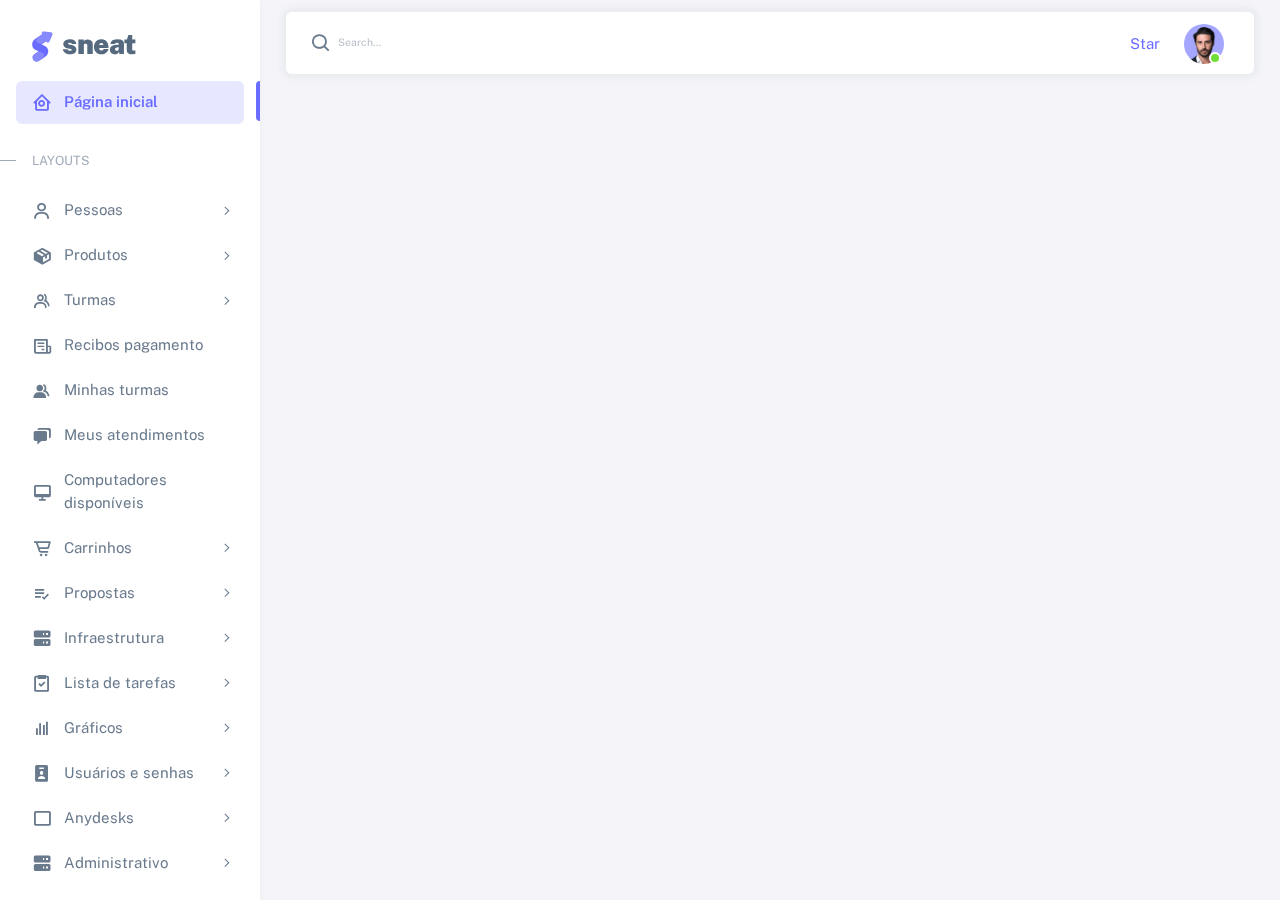
<file: html/index.html>
<!DOCTYPE html>

<!-- =========================================================
* Sneat - Bootstrap 5 HTML Admin Template - Pro | v1.0.0
==============================================================

* Product Page: https://themeselection.com/products/sneat-bootstrap-html-admin-template/
* Created by: ThemeSelection
* License: You must have a valid license purchased in order to legally use the theme for your project.
* Copyright ThemeSelection (https://themeselection.com)

=========================================================
 -->
<!-- beautify ignore:start -->
<html
  lang="en"
  class="light-style layout-menu-fixed"
  dir="ltr"
  data-theme="theme-default"
  data-assets-path="../assets/"
  data-template="vertical-menu-template-free"
>
  <head>
    <meta charset="utf-8" />
    <meta
      name="viewport"
      content="width=device-width, initial-scale=1.0, user-scalable=no, minimum-scale=1.0, maximum-scale=1.0"
    />

    <title>Página inicial</title>

    <meta name="description" content="" />

    <!-- Favicon -->
    <link rel="icon" type="image/x-icon" href="../assets/img/favicon/favicon.ico" />

    <!-- Fonts -->
    <link rel="preconnect" href="https://fonts.googleapis.com" />
    <link rel="preconnect" href="https://fonts.gstatic.com" crossorigin />
    <link
      href="https://fonts.googleapis.com/css2?family=Public+Sans:ital,wght@0,300;0,400;0,500;0,600;0,700;1,300;1,400;1,500;1,600;1,700&display=swap"
      rel="stylesheet"
    />

    <!-- Icons. Uncomment required icon fonts -->
    <link rel="stylesheet" href="../assets/vendor/fonts/boxicons.css" />

    <!-- Core CSS -->
    <link rel="stylesheet" href="../assets/vendor/css/core.css" class="template-customizer-core-css" />
    <link rel="stylesheet" href="../assets/vendor/css/theme-default.css" class="template-customizer-theme-css" />
    <link rel="stylesheet" href="../assets/css/demo.css" />

    <!-- Personalized CSS -->
    <link rel="stylesheet" href="../assets/css/css.css" />

    <!-- Vendors CSS -->
    <link rel="stylesheet" href="../assets/vendor/libs/perfect-scrollbar/perfect-scrollbar.css" />

    <link rel="stylesheet" href="../assets/vendor/libs/apex-charts/apex-charts.css" />

    <!-- Page CSS -->

    <!-- Helpers -->
    <script src="../assets/vendor/js/helpers.js"></script>

    <!--! Template customizer & Theme config files MUST be included after core stylesheets and helpers.js in the <head> section -->
    <!--? Config:  Mandatory theme config file contain global vars & default theme options, Set your preferred theme option in this file.  -->
    <script src="../assets/js/config.js"></script>

     <!-- Backend -->
     <script src="../js/backend.js"></script>
  </head>

  <body>
    <!-- Layout wrapper -->
    <div class="layout-wrapper layout-content-navbar">
      <div class="layout-container">
        <!-- Menu -->

        <aside id="layout-menu" class="layout-menu menu-vertical menu bg-menu-theme">
          <div class="app-brand demo">
            <a href="index.html" class="app-brand-link">
              <span class="app-brand-logo demo">
                <svg
                  width="25"
                  viewBox="0 0 25 42"
                  version="1.1"
                  xmlns="http://www.w3.org/2000/svg"
                  xmlns:xlink="http://www.w3.org/1999/xlink"
                >
                  <defs>
                    <path
                      d="M13.7918663,0.358365126 L3.39788168,7.44174259 C0.566865006,9.69408886 -0.379795268,12.4788597 0.557900856,15.7960551 C0.68998853,16.2305145 1.09562888,17.7872135 3.12357076,19.2293357 C3.8146334,19.7207684 5.32369333,20.3834223 7.65075054,21.2172976 L7.59773219,21.2525164 L2.63468769,24.5493413 C0.445452254,26.3002124 0.0884951797,28.5083815 1.56381646,31.1738486 C2.83770406,32.8170431 5.20850219,33.2640127 7.09180128,32.5391577 C8.347334,32.0559211 11.4559176,30.0011079 16.4175519,26.3747182 C18.0338572,24.4997857 18.6973423,22.4544883 18.4080071,20.2388261 C17.963753,17.5346866 16.1776345,15.5799961 13.0496516,14.3747546 L10.9194936,13.4715819 L18.6192054,7.984237 L13.7918663,0.358365126 Z"
                      id="path-1"
                    ></path>
                    <path
                      d="M5.47320593,6.00457225 C4.05321814,8.216144 4.36334763,10.0722806 6.40359441,11.5729822 C8.61520715,12.571656 10.0999176,13.2171421 10.8577257,13.5094407 L15.5088241,14.433041 L18.6192054,7.984237 C15.5364148,3.11535317 13.9273018,0.573395879 13.7918663,0.358365126 C13.5790555,0.511491653 10.8061687,2.3935607 5.47320593,6.00457225 Z"
                      id="path-3"
                    ></path>
                    <path
                      d="M7.50063644,21.2294429 L12.3234468,23.3159332 C14.1688022,24.7579751 14.397098,26.4880487 13.008334,28.506154 C11.6195701,30.5242593 10.3099883,31.790241 9.07958868,32.3040991 C5.78142938,33.4346997 4.13234973,34 4.13234973,34 C4.13234973,34 2.75489982,33.0538207 2.37032616e-14,31.1614621 C-0.55822714,27.8186216 -0.55822714,26.0572515 -4.05231404e-15,25.8773518 C0.83734071,25.6075023 2.77988457,22.8248993 3.3049379,22.52991 C3.65497346,22.3332504 5.05353963,21.8997614 7.50063644,21.2294429 Z"
                      id="path-4"
                    ></path>
                    <path
                      d="M20.6,7.13333333 L25.6,13.8 C26.2627417,14.6836556 26.0836556,15.9372583 25.2,16.6 C24.8538077,16.8596443 24.4327404,17 24,17 L14,17 C12.8954305,17 12,16.1045695 12,15 C12,14.5672596 12.1403557,14.1461923 12.4,13.8 L17.4,7.13333333 C18.0627417,6.24967773 19.3163444,6.07059163 20.2,6.73333333 C20.3516113,6.84704183 20.4862915,6.981722 20.6,7.13333333 Z"
                      id="path-5"
                    ></path>
                  </defs>
                  <g id="g-app-brand" stroke="none" stroke-width="1" fill="none" fill-rule="evenodd">
                    <g id="Brand-Logo" transform="translate(-27.000000, -15.000000)">
                      <g id="Icon" transform="translate(27.000000, 15.000000)">
                        <g id="Mask" transform="translate(0.000000, 8.000000)">
                          <mask id="mask-2" fill="white">
                            <use xlink:href="#path-1"></use>
                          </mask>
                          <use fill="#696cff" xlink:href="#path-1"></use>
                          <g id="Path-3" mask="url(#mask-2)">
                            <use fill="#696cff" xlink:href="#path-3"></use>
                            <use fill-opacity="0.2" fill="#FFFFFF" xlink:href="#path-3"></use>
                          </g>
                          <g id="Path-4" mask="url(#mask-2)">
                            <use fill="#696cff" xlink:href="#path-4"></use>
                            <use fill-opacity="0.2" fill="#FFFFFF" xlink:href="#path-4"></use>
                          </g>
                        </g>
                        <g
                          id="Triangle"
                          transform="translate(19.000000, 11.000000) rotate(-300.000000) translate(-19.000000, -11.000000) "
                        >
                          <use fill="#696cff" xlink:href="#path-5"></use>
                          <use fill-opacity="0.2" fill="#FFFFFF" xlink:href="#path-5"></use>
                        </g>
                      </g>
                    </g>
                  </g>
                </svg>
              </span>
              <span class="app-brand-text demo menu-text fw-bolder ms-2">Sneat</span>
            </a>

            <a href="javascript:void(0);" class="layout-menu-toggle menu-link text-large ms-auto d-block d-xl-none">
              <i class="bx bx-chevron-left bx-sm align-middle"></i>
            </a>
          </div>

          <div class="menu-inner-shadow"></div>

          <ul class="menu-inner py-1">
            <!-- Dashboard -->
            <li class="menu-item active">
              <a href="index.html" class="menu-link">
                <i class="menu-icon tf-icons bx bx-home-circle"></i>
                <div data-i18n="Analytics">Página inicial</div>
              </a>
            </li>

            <li class="menu-header small text-uppercase">
              <span class="menu-header-text">Layouts</span>
            </li>
            <li class="menu-item">
              <a href="javascript:void(0);" class="menu-link menu-toggle">
                <i class="menu-icon tf-icons bx bx-user"></i>
                <div data-i18n="Pessoas">Pessoas</div>
              </a>
              <ul class="menu-sub">
                <li class="menu-item">
                  <a href="pessoas.html" class="menu-link">
                    <i class="menu-icon tf-icons bx bxs-user"></i>
                    <div data-i18n="Pessoas">Pessoas</div>
                  </a>
                </li>
                <li class="menu-item">
                  <a href="" class="menu-link">
                    <i class="menu-icon tf-icons bx bxl-facebook-circle"></i>
                    <div data-i18n="Ações de marketing">Ações de marketing</div>
                  </a>
                </li>
                <li class="menu-item">
                  <a href="" class="menu-link">
                    <i class="menu-icon tf-icons bx bxs-info-circle"></i>
                    <div data-i18n="RFV">RFV</div>
                  </a>
                </li>
                <li class="menu-item">
                  <a href="" class="menu-link">
                    <i class="menu-icon tf-icons bx bxs-detail"></i>
                    <div data-i18n="Account">Contratos</div>
                  </a>
                </li>
              </ul>
            </li>
            <li class="menu-item">
              <a href="javascript:void(0);" class="menu-link menu-toggle">
                <i class="menu-icon tf-icons bx bxs-package"></i>
                <div data-i18n="Produtos">Produtos</div>
              </a>
              <ul class="menu-sub">
                <li class="menu-item">
                  <a href="produtos.html" class="menu-link">
                    <i class="menu-icon tf-icons bx bxs-graduation"></i>
                    <div data-i18n="Cursos TI Lab">Cursos TI Lab</div>
                  </a>
                </li>
                <li class="menu-item">
                  <a href="" class="menu-link">
                    <i class="menu-icon tf-icons bx bx-library"></i>
                    <div data-i18n="Produtos Probooks">Produtos Probooks</div>
                  </a>
                </li>
                <li class="menu-item">
                  <a href="" class="menu-link">
                    <i class="menu-icon tf-icons bx bx-calendar-event"></i>
                    <div data-i18n="Eventos">Eventos</div>
                  </a>
                </li>
                <li class="menu-item">
                  <a href="" class="menu-link">
                    <i class="menu-icon tf-icons bx bx-book-add"></i>
                    <div data-i18n="Livros BBBIM">Livros BBBIM</div>
                  </a>
                </li>
                <li class="menu-item">
                  <a href="" class="menu-link">
                    <i class="menu-icon tf-icons bx bx-book-alt"></i>
                    <div data-i18n="Lista BBBIM resumida">Lista BBBIM resumida</div>
                  </a>
                </li>
              </ul>
            </li>
            <li class="menu-item">
              <a href="javascript:void(0);" class="menu-link menu-toggle">
                <i class="menu-icon tf-icons bx bx-group"></i>
                <div data-i18n="Turmas">Turmas</div>
              </a>
              <ul class="menu-sub">
                <li class="menu-item">
                  <a href="" class="menu-link">
                    <i class="menu-icon tf-icons bx bx-user-plus"></i>
                    <div data-i18n="Turma detalhada">Turma detalhada</div>
                  </a>
                </li>
                <li class="menu-item">
                  <a href="" class="menu-link">
                    <i class="menu-icon tf-icons bx bxs-group"></i>
                    <div data-i18n="Formação">Formação</div>
                  </a>
                </li>
                <li class="menu-item">
                  <a href="" class="menu-link">
                    <i class="menu-icon tf-icons bx bxs-group"></i>
                    <div data-i18n="Confirmadas">Confirmadas</div>
                  </a>
                </li>
                <li class="menu-item">
                  <a href="" class="menu-link">
                    <i class="menu-icon tf-icons bx bxs-group"></i>
                    <div data-i18n="Andamento">Andamento</div>
                  </a>
                </li>
                <li class="menu-item">
                  <a href="" class="menu-link">
                    <i class="menu-icon tf-icons bx bxs-group"></i>
                    <div data-i18n="Concluídas">Concluídas</div>
                  </a>
                </li>
                <li class="menu-item">
                  <a href="" class="menu-link">
                    <i class="menu-icon tf-icons bx bx-user-pin"></i>
                    <div data-i18n="Esperando turma">Esperando turma</div>
                  </a>
                </li>
                <li class="menu-item">
                  <a href="" class="menu-link">
                    <i class="menu-icon tf-icons bx bx-calendar-exclamation"></i>
                    <div data-i18n="Plantões vencendo">Plantões vencendo</div>
                  </a>
                </li>
                <li class="menu-item">
                  <a href="" class="menu-link">
                    <i class="menu-icon tf-icons bx bx-like"></i>
                    <div data-i18n="Avaliação de curso">Avaliação de curso</div>
                  </a>
                </li>
              </ul>
            </li>
            <li class="menu-item">
              <a href="" class="menu-link">
                <i class="menu-icon tf-icons bx bx-receipt"></i>
                <div data-i18n="Recibos pagamento">Recibos pagamento</div>
              </a>
            </li>
            <li class="menu-item">
              <a href="" class="menu-link">
                <i class="menu-icon tf-icons bx bxs-group"></i>
                <div data-i18n="Minhas turmas">Minhas turmas</div>
              </a>
            </li>
            <li class="menu-item">
              <a href="" class="menu-link">
                <i class="menu-icon tf-icons bx bxs-chat"></i>
                <div data-i18n="Meus atendimentos">Meus atendimentos</div>
              </a>
            </li>
            <li class="menu-item">
              <a href="" class="menu-link">
                <i class="menu-icon tf-icons bx bx-desktop"></i>
                <div data-i18n="Computadores disponíveis">Computadores disponíveis</div>
              </a>
            </li>
            <li class="menu-item">
              <a href="javascript:void(0);" class="menu-link menu-toggle">
                <i class="menu-icon tf-icons bx bx-cart-alt"></i>
                <div data-i18n="Carrinhos">Carrinhos</div>
              </a>
              <ul class="menu-sub">
                <li class="menu-item">
                  <a href="" class="menu-link">
                    <i class="menu-icon tf-icons bx bxs-cart-alt"></i>
                    <div data-i18n="Carrinhos">Carrinhos</div>
                  </a>
                </li>
                <li class="menu-item">
                  <a href="" class="menu-link">
                    <i class="menu-icon tf-icons bx bx-receipt"></i>
                    <div data-i18n="NFs">NFs</div>
                  </a>
                </li>
                <li class="menu-item">
                  <a href="" class="menu-link">
                    <i class="menu-icon tf-icons bx bx-money"></i>
                    <div data-i18n="Entradas financeiras">Entradas financeiras</div>
                  </a>
                </li>
              </ul>
            </li>
            <li class="menu-item">
              <a href="javascript:void(0);" class="menu-link menu-toggle">
                <i class="menu-icon tf-icons bx bx-list-check"></i>
                <div data-i18n="Propostas">Propostas</div>
              </a>
            </li>
            <li class="menu-item">
              <a href="javascript:void(0);" class="menu-link menu-toggle">
                <i class="menu-icon tf-icons bx bxs-server"></i>
                <div data-i18n="Infraestrutura">Infraestrutura</div>
              </a>
              <ul class="menu-sub">
                <li class="menu-item">
                  <a href="" class="menu-link">
                    <i class="menu-icon tf-icons bx bx-devices"></i>
                    <div data-i18n="Produtos Infraestrutura">Produtos infraestrutura</div>
                  </a>
                </li>
                <li class="menu-item">
                  <a href="" class="menu-link">
                    <i class="menu-icon tf-icons bx bx-desktop"></i>
                    <div data-i18n="Computadores">Computadores</div>
                  </a>
                </li>
                <li class="menu-item">
                  <a href="" class="menu-link">
                    <i class="menu-icon tf-icons bx bxs-cart-alt"></i>
                    <div data-i18n="Salas">Salas</div>
                  </a>
                </li>
                <li class="menu-item">
                  <a href="" class="menu-link">
                    <i class="menu-icon tf-icons bx bx-chip"></i>
                    <div data-i18n="Componentes">Componentes</div>
                  </a>
                </li>
                <li class="menu-item">
                  <a href="" class="menu-link">
                    <i class="menu-icon tf-icons bx bx-mouse-alt"></i>
                    <div data-i18n="Periféricos">Periféricos</div>
                  </a>
                </li>
                <li class="menu-item">
                  <a href="" class="menu-link">
                    <i class="menu-icon tf-icons bx bx-file"></i>
                    <div data-i18n="Digitais">Digitais</div>
                  </a>
                </li>
                <li class="menu-item">
                  <a href="" class="menu-link">
                    <i class="menu-icon tf-icons bx bx-server"></i>
                    <div data-i18n="Aparelhos de rede">Aparelhos de rede</div>
                  </a>
                </li>
                <li class="menu-item">
                  <a href="" class="menu-link">
                    <i class="menu-icon tf-icons bx bx-usb"></i>
                    <div data-i18n="Cabos">Cabos</div>
                  </a>
                </li>
                <li class="menu-item">
                  <a href="" class="menu-link">
                    <i class="menu-icon tf-icons bx bx-chair"></i>
                    <div data-i18n="Outros">Outros</div>
                  </a>
                </li>
              </ul>
            </li>
            <li class="menu-item">
              <a href="javascript:void(0);" class="menu-link menu-toggle">
                <i class="menu-icon tf-icons bx bx-task"></i>
                <div data-i18n="Lista de tarefas">Lista de tarefas</div>
              </a>
              <ul class="menu-sub">
                <li class="menu-item">
                  <a href="" class="menu-link">
                    <i class="menu-icon tf-icons bx bx-task"></i>
                    <div data-i18n="Lista de tarefas">Lista de tarefas</div>
                  </a>
                </li>
                <li class="menu-item">
                  <a href="" class="menu-link">
                    <i class="menu-icon tf-icons bx bx-task"></i>
                    <div data-i18n="Periódicas">Periódicas</div>
                  </a>
                </li>
              </ul>
            </li>
            <li class="menu-item">
              <a href="javascript:void(0);" class="menu-link menu-toggle">
                <i class="menu-icon tf-icons bx bx-bar-chart"></i>
                <div data-i18n="Gráficos">Gráficos</div>
              </a>
              <ul class="menu-sub">
                <li class="menu-item">
                  <a href="" class="menu-link">
                    <i class="menu-icon tf-icons bx bxs-graduation"></i>
                    <div data-i18n="TI Lab">TI Lab</div>
                  </a>
                </li>
                <li class="menu-item">
                  <a href="" class="menu-link">
                    <i class="menu-icon tf-icons bx bx-library"></i>
                    <div data-i18n="ProBooks">ProBooks</div>
                  </a>
                </li>
                <li class="menu-item">
                  <a href="" class="menu-link">
                    <i class="menu-icon tf-icons bx bx-dollar-circle"></i>
                    <div data-i18n="Financeiro">Financeiro</div>
                  </a>
                </li>
                <li class="menu-item">
                  <a href="" class="menu-link">
                    <i class="menu-icon tf-icons bx bxs-user-detail"></i>
                    <div data-i18n="Coordenação">Coordenação</div>
                  </a>
                </li>
                <li class="menu-item">
                  <a href="" class="menu-link">
                    <i class="menu-icon tf-icons bx bx-calendar"></i>
                    <div data-i18n="Agenda">Agenda</div>
                  </a>
                </li>
              </ul>
            </li>
            <li class="menu-item">
              <a href="javascript:void(0);" class="menu-link menu-toggle">
                <i class="menu-icon tf-icons bx bxs-user-badge"></i>
                <div data-i18n="Gráficos">Usuários e senhas</div>
              </a>
            </li>
            <li class="menu-item">
              <a href="javascript:void(0);" class="menu-link menu-toggle">
                <i class="menu-icon tf-icons bx bx-rectangle"></i>
                <div data-i18n="Gráficos">Anydesks</div>
              </a>
            </li>
            <li class="menu-item">
              <a href="javascript:void(0);" class="menu-link menu-toggle">
                <i class="menu-icon tf-icons bx bxs-server"></i>
                <div data-i18n="Administrativo">Administrativo</div>
              </a>
              <ul class="menu-sub">
                <li class="menu-item">
                  <a href="" class="menu-link">
                    <i class="menu-icon tf-icons bx bx-calendar-event"></i>
                    <div data-i18n="Atendimentos agendados">Atendimentos agendados</div>
                  </a>
                </li>
                <li class="menu-item">
                  <a href="" class="menu-link">
                    <i class="menu-icon tf-icons bx bx-export"></i>
                    <div data-i18n="Exportar estatísticas reunião">Exportar estatísticas reunião</div>
                  </a>
                </li>
                <li class="menu-item">
                  <a href="" class="menu-link">
                    <i class="menu-icon tf-icons bx bx-phone"></i>
                    <div data-i18n="Tarefa ligação cursos">Tarefa ligação cursos</div>
                  </a>
                </li>
                <li class="menu-item">
                  <a href="" class="menu-link">
                    <i class="menu-icon tf-icons bx bx-envelope"></i>
                    <div data-i18n="Nova campanha MailJet">Nova campanha MailJet</div>
                  </a>
                </li>
                <li class="menu-item">
                  <a href="" class="menu-link">
                    <i class="menu-icon tf-icons bx bx-at"></i>
                    <div data-i18n="Digitais">Exportar e-mails interessados</div>
                  </a>
                  </li>
                </li>
              </ul>
            </li>
          </ul>
        </aside>
        <!-- / Menu -->

        <!-- Layout container -->
        <div class="layout-page">
          <!-- Navbar -->

          <nav
            class="layout-navbar container-xxl navbar navbar-expand-xl navbar-detached align-items-center bg-navbar-theme"
            id="layout-navbar"
          >
            <div class="layout-menu-toggle navbar-nav align-items-xl-center me-3 me-xl-0 d-xl-none">
              <a class="nav-item nav-link px-0 me-xl-4" href="javascript:void(0)">
                <i class="bx bx-menu bx-sm"></i>
              </a>
            </div>

            <div class="navbar-nav-right d-flex align-items-center" id="navbar-collapse">
              <!-- Search -->
              <div class="navbar-nav align-items-center">
                <div class="nav-item d-flex align-items-center">
                  <i class="bx bx-search fs-4 lh-0"></i>
                  <input
                    type="text"
                    class="form-control border-0 shadow-none"
                    placeholder="Search..."
                    aria-label="Search..."
                  />
                </div>
              </div>
              <!-- /Search -->

              <ul class="navbar-nav flex-row align-items-center ms-auto">
                <!-- Place this tag where you want the button to render. -->
                <li class="nav-item lh-1 me-3">
                  <a
                    class="github-button"
                    href="https://github.com/themeselection/sneat-html-admin-template-free"
                    data-icon="octicon-star"
                    data-size="large"
                    data-show-count="true"
                    aria-label="Star themeselection/sneat-html-admin-template-free on GitHub"
                    >Star</a
                  >
                </li>

                <!-- User -->
                <li class="nav-item navbar-dropdown dropdown-user dropdown">
                  <a class="nav-link dropdown-toggle hide-arrow" href="javascript:void(0);" data-bs-toggle="dropdown">
                    <div class="avatar avatar-online">
                      <img src="../assets/img/avatars/1.png" alt class="w-px-40 h-auto rounded-circle" />
                    </div>
                  </a>
                  <ul class="dropdown-menu dropdown-menu-end">
                    <li>
                      <a class="dropdown-item" href="#">
                        <div class="d-flex">
                          <div class="flex-shrink-0 me-3">
                            <div class="avatar avatar-online">
                              <img src="../assets/img/avatars/1.png" alt class="w-px-40 h-auto rounded-circle" />
                            </div>
                          </div>
                          <div class="flex-grow-1">
                            <span id="usernameSpan" class="fw-semibold d-block"></span>
                            <small class="text-muted">Admin</small>
                          </div>
                        </div>
                      </a>
                    </li>
                    <li>
                      <div class="dropdown-divider"></div>
                    </li>
                    <li>
                      <a class="dropdown-item" href="#">
                        <i class="bx bx-user me-2"></i>
                        <span class="align-middle">My Profile</span>
                      </a>
                    </li>
                    <li>
                      <a class="dropdown-item" href="#">
                        <i class="bx bx-cog me-2"></i>
                        <span class="align-middle">Settings</span>
                      </a>
                    </li>
                    <li>
                      <a class="dropdown-item" href="#">
                        <span class="d-flex align-items-center align-middle">
                          <i class="flex-shrink-0 bx bx-credit-card me-2"></i>
                          <span class="flex-grow-1 align-middle">Billing</span>
                          <span class="flex-shrink-0 badge badge-center rounded-pill bg-danger w-px-20 h-px-20">4</span>
                        </span>
                      </a>
                    </li>
                    <li>
                      <div class="dropdown-divider"></div>
                    </li>
                    <li>
                      <a class="dropdown-item" href="auth-login-basic.html">
                        <i class="bx bx-power-off me-2"></i>
                        <span class="align-middle">Log Out</span>
                      </a>
                    </li>
                  </ul>
                </li>
                <!--/ User -->
              </ul>
            </div>
          </nav>

          <!-- / Navbar -->

          <!-- Content wrapper -->
          <div class="content-wrapper">

            <div class="content-backdrop fade"></div>
          </div>
          <!-- Content wrapper -->
        </div>
        <!-- / Layout page -->
      </div>

      <!-- Overlay -->
      <div class="layout-overlay layout-menu-toggle"></div>
    </div>
    <!-- / Layout wrapper -->

    <!-- Core JS -->
    <!-- build:js assets/vendor/js/core.js -->
    <script src="../assets/vendor/libs/jquery/jquery.js"></script>
    <script src="../assets/vendor/libs/popper/popper.js"></script>
    <script src="../assets/vendor/js/bootstrap.js"></script>
    <script src="../assets/vendor/libs/perfect-scrollbar/perfect-scrollbar.js"></script>

    <script src="../assets/vendor/js/menu.js"></script>
    <!-- endbuild -->

    <!-- Vendors JS -->
    <script src="../assets/vendor/libs/apex-charts/apexcharts.js"></script>

    <!-- Main JS -->
    <script src="../assets/js/main.js"></script>

    <!-- Page JS -->
    <script src="../assets/js/dashboards-analytics.js"></script>

    <!-- Place this tag in your head or just before your close body tag. -->
    <script async defer src="https://buttons.github.io/buttons.js"></script>
  </body>
</html>
</file>
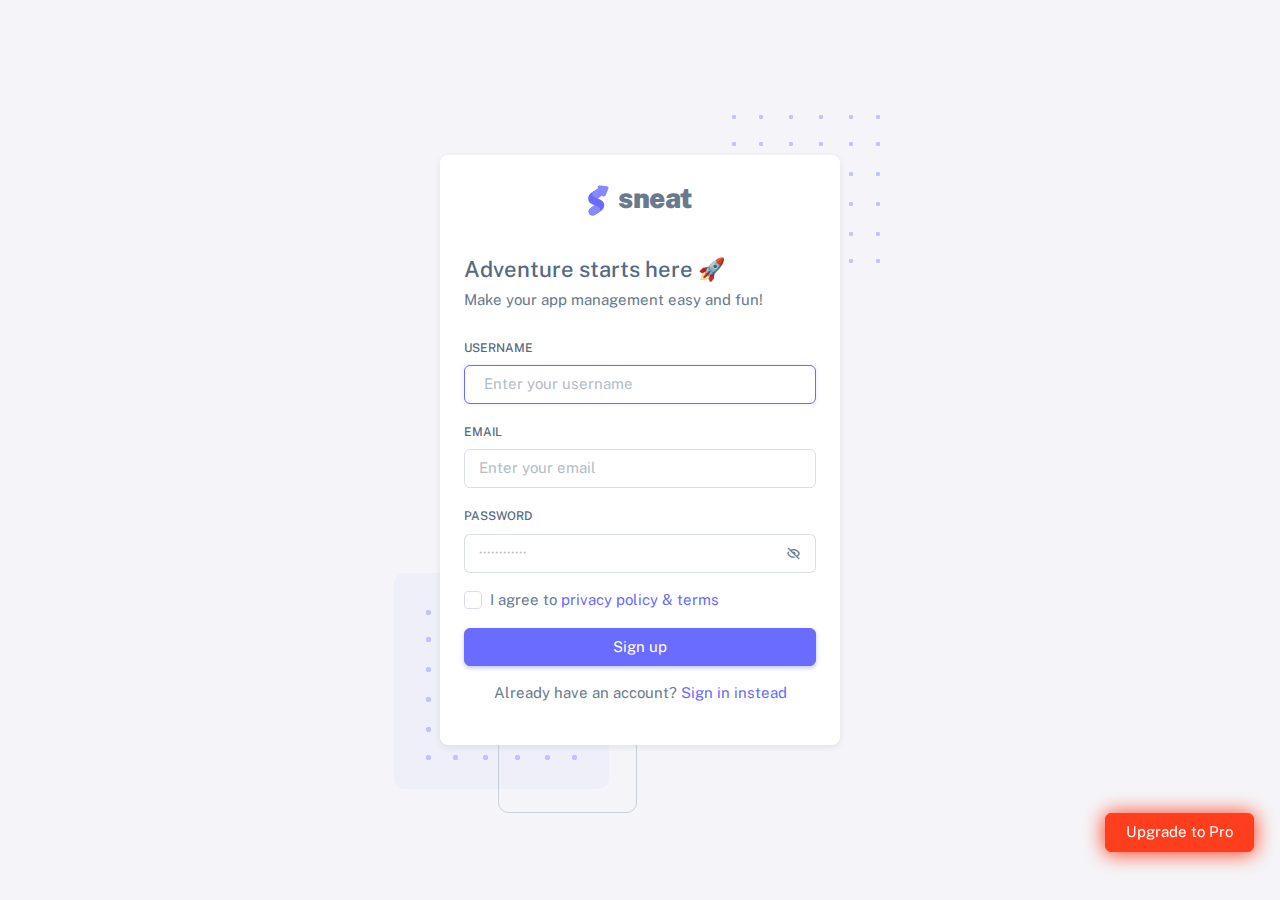
<file: auth-register-basic.html>
<!DOCTYPE html>

<!-- =========================================================
* Sneat - Bootstrap 5 HTML Admin Template - Pro | v1.0.0
==============================================================

* Product Page: https://themeselection.com/products/sneat-bootstrap-html-admin-template/
* Created by: ThemeSelection
* License: You must have a valid license purchased in order to legally use the theme for your project.
* Copyright ThemeSelection (https://themeselection.com)

=========================================================
 -->
<!-- beautify ignore:start -->
<html
  lang="en"
  class="light-style customizer-hide"
  dir="ltr"
  data-theme="theme-default"
  data-assets-path="../assets/"
  data-template="vertical-menu-template-free"
>
  <head>
    <meta charset="utf-8" />
    <meta
      name="viewport"
      content="width=device-width, initial-scale=1.0, user-scalable=no, minimum-scale=1.0, maximum-scale=1.0"
    />

    <title>Register Basic - Pages | Sneat - Bootstrap 5 HTML Admin Template - Pro</title>

    <meta name="description" content="" />

    <!-- Favicon -->
    <link rel="icon" type="image/x-icon" href="../assets/img/favicon/favicon.ico" />

    <!-- Fonts -->
    <link rel="preconnect" href="https://fonts.googleapis.com" />
    <link rel="preconnect" href="https://fonts.gstatic.com" crossorigin />
    <link
      href="https://fonts.googleapis.com/css2?family=Public+Sans:ital,wght@0,300;0,400;0,500;0,600;0,700;1,300;1,400;1,500;1,600;1,700&display=swap"
      rel="stylesheet"
    />

    <!-- Icons. Uncomment required icon fonts -->
    <link rel="stylesheet" href="../assets/vendor/fonts/boxicons.css" />

    <!-- Core CSS -->
    <link rel="stylesheet" href="../assets/vendor/css/core.css" class="template-customizer-core-css" />
    <link rel="stylesheet" href="../assets/vendor/css/theme-default.css" class="template-customizer-theme-css" />
    <link rel="stylesheet" href="../assets/css/demo.css" />

    <!-- Vendors CSS -->
    <link rel="stylesheet" href="../assets/vendor/libs/perfect-scrollbar/perfect-scrollbar.css" />

    <!-- Page CSS -->
    <!-- Page -->
    <link rel="stylesheet" href="../assets/vendor/css/pages/page-auth.css" />
    <!-- Helpers -->
    <script src="../assets/vendor/js/helpers.js"></script>

    <!--! Template customizer & Theme config files MUST be included after core stylesheets and helpers.js in the <head> section -->
    <!--? Config:  Mandatory theme config file contain global vars & default theme options, Set your preferred theme option in this file.  -->
    <script src="../assets/js/config.js"></script>
  </head>

  <body>
    <!-- Content -->

    <div class="container-xxl">
      <div class="authentication-wrapper authentication-basic container-p-y">
        <div class="authentication-inner">
          <!-- Register Card -->
          <div class="card">
            <div class="card-body">
              <!-- Logo -->
              <div class="app-brand justify-content-center">
                <a href="index.html" class="app-brand-link gap-2">
                  <span class="app-brand-logo demo">
                    <svg
                      width="25"
                      viewBox="0 0 25 42"
                      version="1.1"
                      xmlns="http://www.w3.org/2000/svg"
                      xmlns:xlink="http://www.w3.org/1999/xlink"
                    >
                      <defs>
                        <path
                          d="M13.7918663,0.358365126 L3.39788168,7.44174259 C0.566865006,9.69408886 -0.379795268,12.4788597 0.557900856,15.7960551 C0.68998853,16.2305145 1.09562888,17.7872135 3.12357076,19.2293357 C3.8146334,19.7207684 5.32369333,20.3834223 7.65075054,21.2172976 L7.59773219,21.2525164 L2.63468769,24.5493413 C0.445452254,26.3002124 0.0884951797,28.5083815 1.56381646,31.1738486 C2.83770406,32.8170431 5.20850219,33.2640127 7.09180128,32.5391577 C8.347334,32.0559211 11.4559176,30.0011079 16.4175519,26.3747182 C18.0338572,24.4997857 18.6973423,22.4544883 18.4080071,20.2388261 C17.963753,17.5346866 16.1776345,15.5799961 13.0496516,14.3747546 L10.9194936,13.4715819 L18.6192054,7.984237 L13.7918663,0.358365126 Z"
                          id="path-1"
                        ></path>
                        <path
                          d="M5.47320593,6.00457225 C4.05321814,8.216144 4.36334763,10.0722806 6.40359441,11.5729822 C8.61520715,12.571656 10.0999176,13.2171421 10.8577257,13.5094407 L15.5088241,14.433041 L18.6192054,7.984237 C15.5364148,3.11535317 13.9273018,0.573395879 13.7918663,0.358365126 C13.5790555,0.511491653 10.8061687,2.3935607 5.47320593,6.00457225 Z"
                          id="path-3"
                        ></path>
                        <path
                          d="M7.50063644,21.2294429 L12.3234468,23.3159332 C14.1688022,24.7579751 14.397098,26.4880487 13.008334,28.506154 C11.6195701,30.5242593 10.3099883,31.790241 9.07958868,32.3040991 C5.78142938,33.4346997 4.13234973,34 4.13234973,34 C4.13234973,34 2.75489982,33.0538207 2.37032616e-14,31.1614621 C-0.55822714,27.8186216 -0.55822714,26.0572515 -4.05231404e-15,25.8773518 C0.83734071,25.6075023 2.77988457,22.8248993 3.3049379,22.52991 C3.65497346,22.3332504 5.05353963,21.8997614 7.50063644,21.2294429 Z"
                          id="path-4"
                        ></path>
                        <path
                          d="M20.6,7.13333333 L25.6,13.8 C26.2627417,14.6836556 26.0836556,15.9372583 25.2,16.6 C24.8538077,16.8596443 24.4327404,17 24,17 L14,17 C12.8954305,17 12,16.1045695 12,15 C12,14.5672596 12.1403557,14.1461923 12.4,13.8 L17.4,7.13333333 C18.0627417,6.24967773 19.3163444,6.07059163 20.2,6.73333333 C20.3516113,6.84704183 20.4862915,6.981722 20.6,7.13333333 Z"
                          id="path-5"
                        ></path>
                      </defs>
                      <g id="g-app-brand" stroke="none" stroke-width="1" fill="none" fill-rule="evenodd">
                        <g id="Brand-Logo" transform="translate(-27.000000, -15.000000)">
                          <g id="Icon" transform="translate(27.000000, 15.000000)">
                            <g id="Mask" transform="translate(0.000000, 8.000000)">
                              <mask id="mask-2" fill="white">
                                <use xlink:href="#path-1"></use>
                              </mask>
                              <use fill="#696cff" xlink:href="#path-1"></use>
                              <g id="Path-3" mask="url(#mask-2)">
                                <use fill="#696cff" xlink:href="#path-3"></use>
                                <use fill-opacity="0.2" fill="#FFFFFF" xlink:href="#path-3"></use>
                              </g>
                              <g id="Path-4" mask="url(#mask-2)">
                                <use fill="#696cff" xlink:href="#path-4"></use>
                                <use fill-opacity="0.2" fill="#FFFFFF" xlink:href="#path-4"></use>
                              </g>
                            </g>
                            <g
                              id="Triangle"
                              transform="translate(19.000000, 11.000000) rotate(-300.000000) translate(-19.000000, -11.000000) "
                            >
                              <use fill="#696cff" xlink:href="#path-5"></use>
                              <use fill-opacity="0.2" fill="#FFFFFF" xlink:href="#path-5"></use>
                            </g>
                          </g>
                        </g>
                      </g>
                    </svg>
                  </span>
                  <span class="app-brand-text demo text-body fw-bolder">Sneat</span>
                </a>
              </div>
              <!-- /Logo -->
              <h4 class="mb-2">Adventure starts here 🚀</h4>
              <p class="mb-4">Make your app management easy and fun!</p>

              <form id="formAuthentication" class="mb-3" action="index.html" method="POST">
                <div class="mb-3">
                  <label for="username" class="form-label">Username</label>
                  <input
                    type="text"
                    class="form-control"
                    id="username"
                    name="username"
                    placeholder="Enter your username"
                    autofocus
                  />
                </div>
                <div class="mb-3">
                  <label for="email" class="form-label">Email</label>
                  <input type="text" class="form-control" id="email" name="email" placeholder="Enter your email" />
                </div>
                <div class="mb-3 form-password-toggle">
                  <label class="form-label" for="password">Password</label>
                  <div class="input-group input-group-merge">
                    <input
                      type="password"
                      id="password"
                      class="form-control"
                      name="password"
                      placeholder="&#xb7;&#xb7;&#xb7;&#xb7;&#xb7;&#xb7;&#xb7;&#xb7;&#xb7;&#xb7;&#xb7;&#xb7;"
                      aria-describedby="password"
                    />
                    <span class="input-group-text cursor-pointer"><i class="bx bx-hide"></i></span>
                  </div>
                </div>

                <div class="mb-3">
                  <div class="form-check">
                    <input class="form-check-input" type="checkbox" id="terms-conditions" name="terms" />
                    <label class="form-check-label" for="terms-conditions">
                      I agree to
                      <a href="javascript:void(0);">privacy policy & terms</a>
                    </label>
                  </div>
                </div>
                <button class="btn btn-primary d-grid w-100">Sign up</button>
              </form>

              <p class="text-center">
                <span>Already have an account?</span>
                <a href="auth-login-basic.html">
                  <span>Sign in instead</span>
                </a>
              </p>
            </div>
          </div>
          <!-- Register Card -->
        </div>
      </div>
    </div>

    <!-- / Content -->

    <div class="buy-now">
      <a
        href="https://themeselection.com/products/sneat-bootstrap-html-admin-template/"
        target="_blank"
        class="btn btn-danger btn-buy-now"
        >Upgrade to Pro</a
      >
    </div>

    <!-- Core JS -->
    <!-- build:js assets/vendor/js/core.js -->
    <script src="../assets/vendor/libs/jquery/jquery.js"></script>
    <script src="../assets/vendor/libs/popper/popper.js"></script>
    <script src="../assets/vendor/js/bootstrap.js"></script>
    <script src="../assets/vendor/libs/perfect-scrollbar/perfect-scrollbar.js"></script>

    <script src="../assets/vendor/js/menu.js"></script>
    <!-- endbuild -->

    <!-- Vendors JS -->

    <!-- Main JS -->
    <script src="../assets/js/main.js"></script>

    <!-- Page JS -->

    <!-- Place this tag in your head or just before your close body tag. -->
    <script async defer src="https://buttons.github.io/buttons.js"></script>
  </body>
</html>
</file>
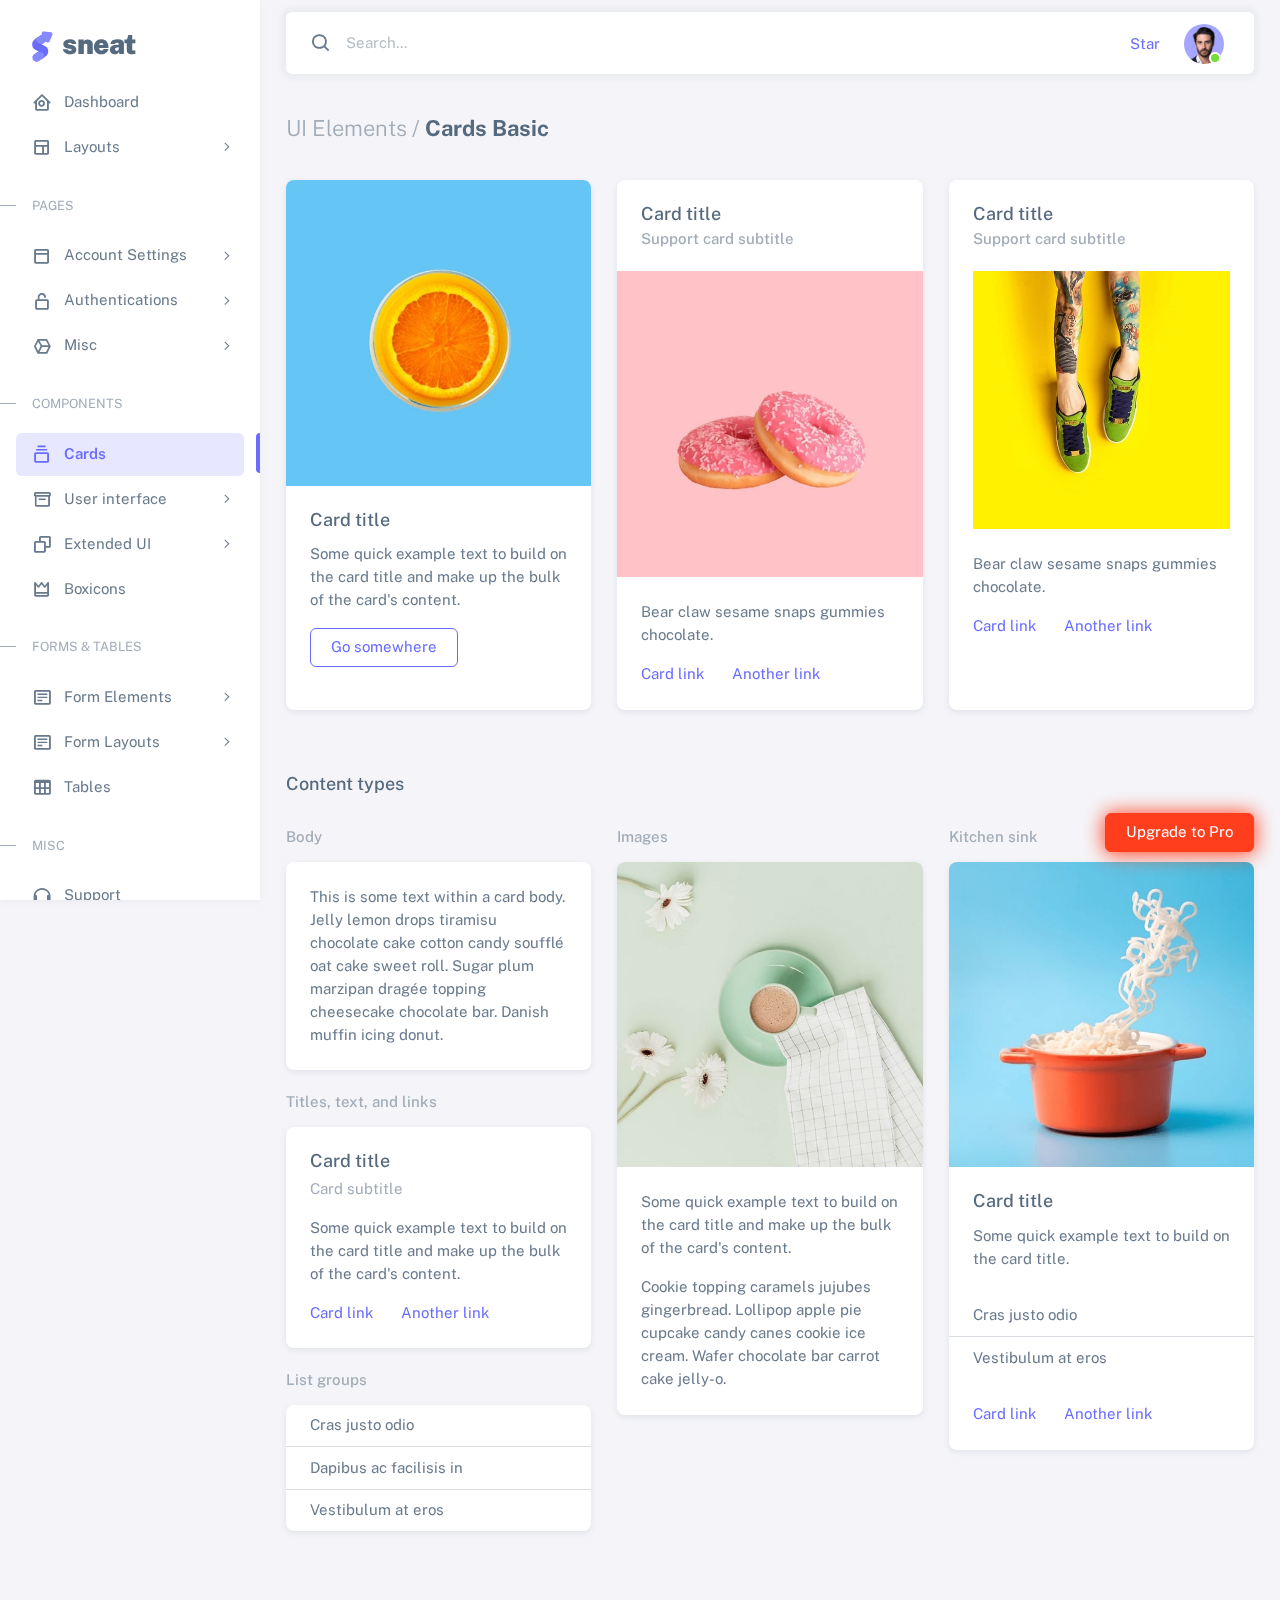
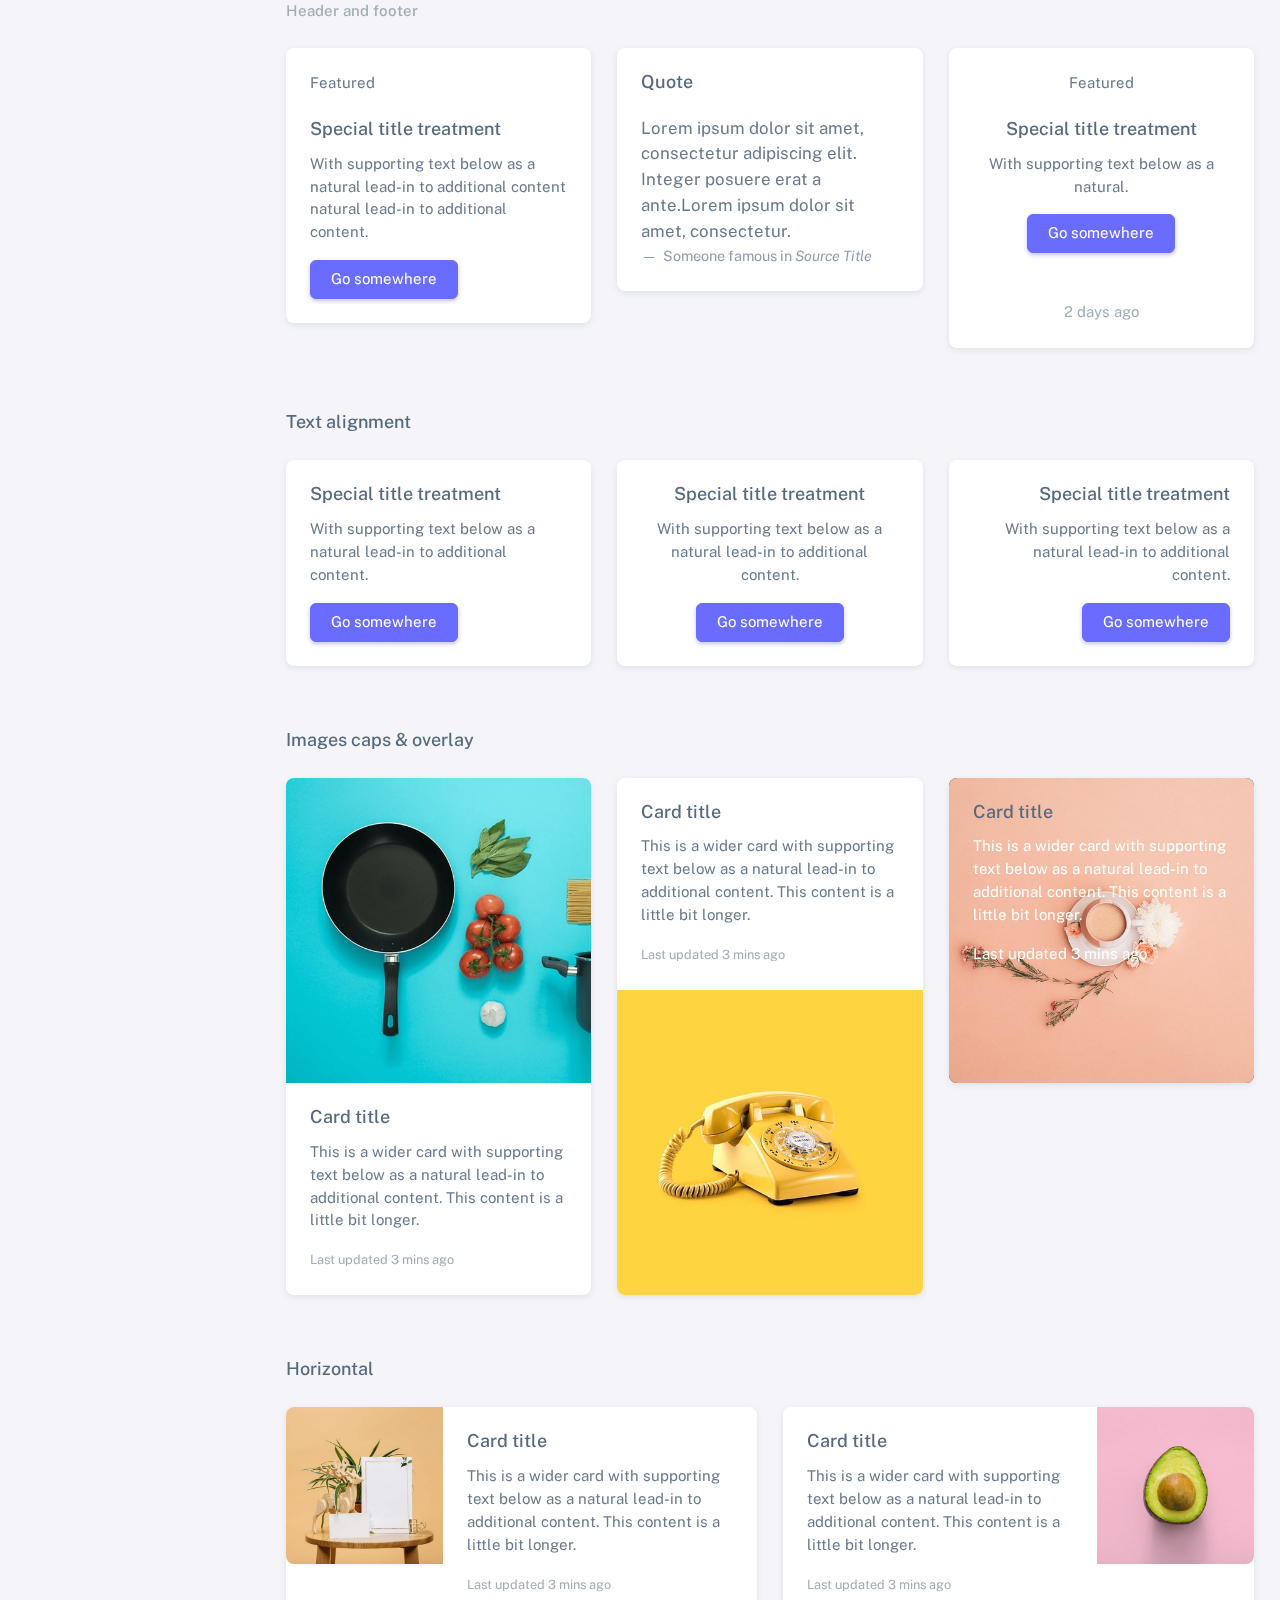
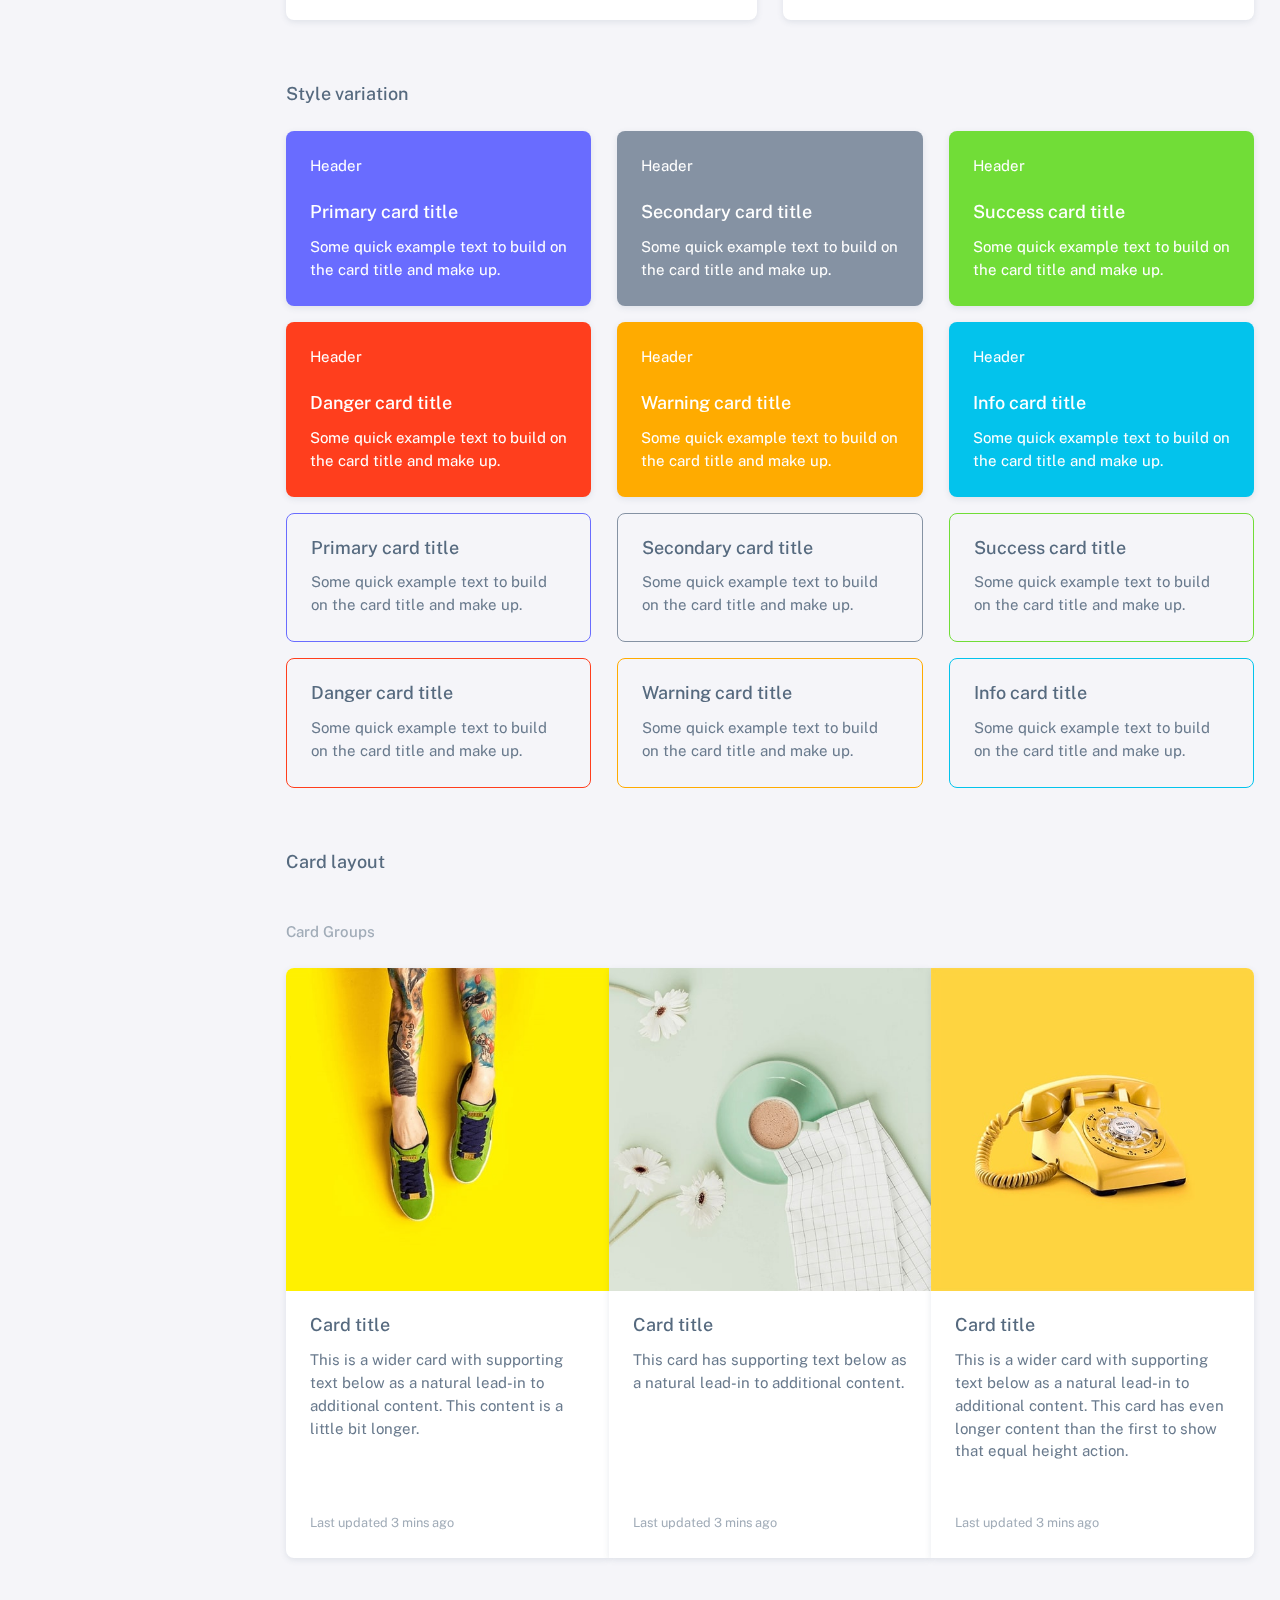
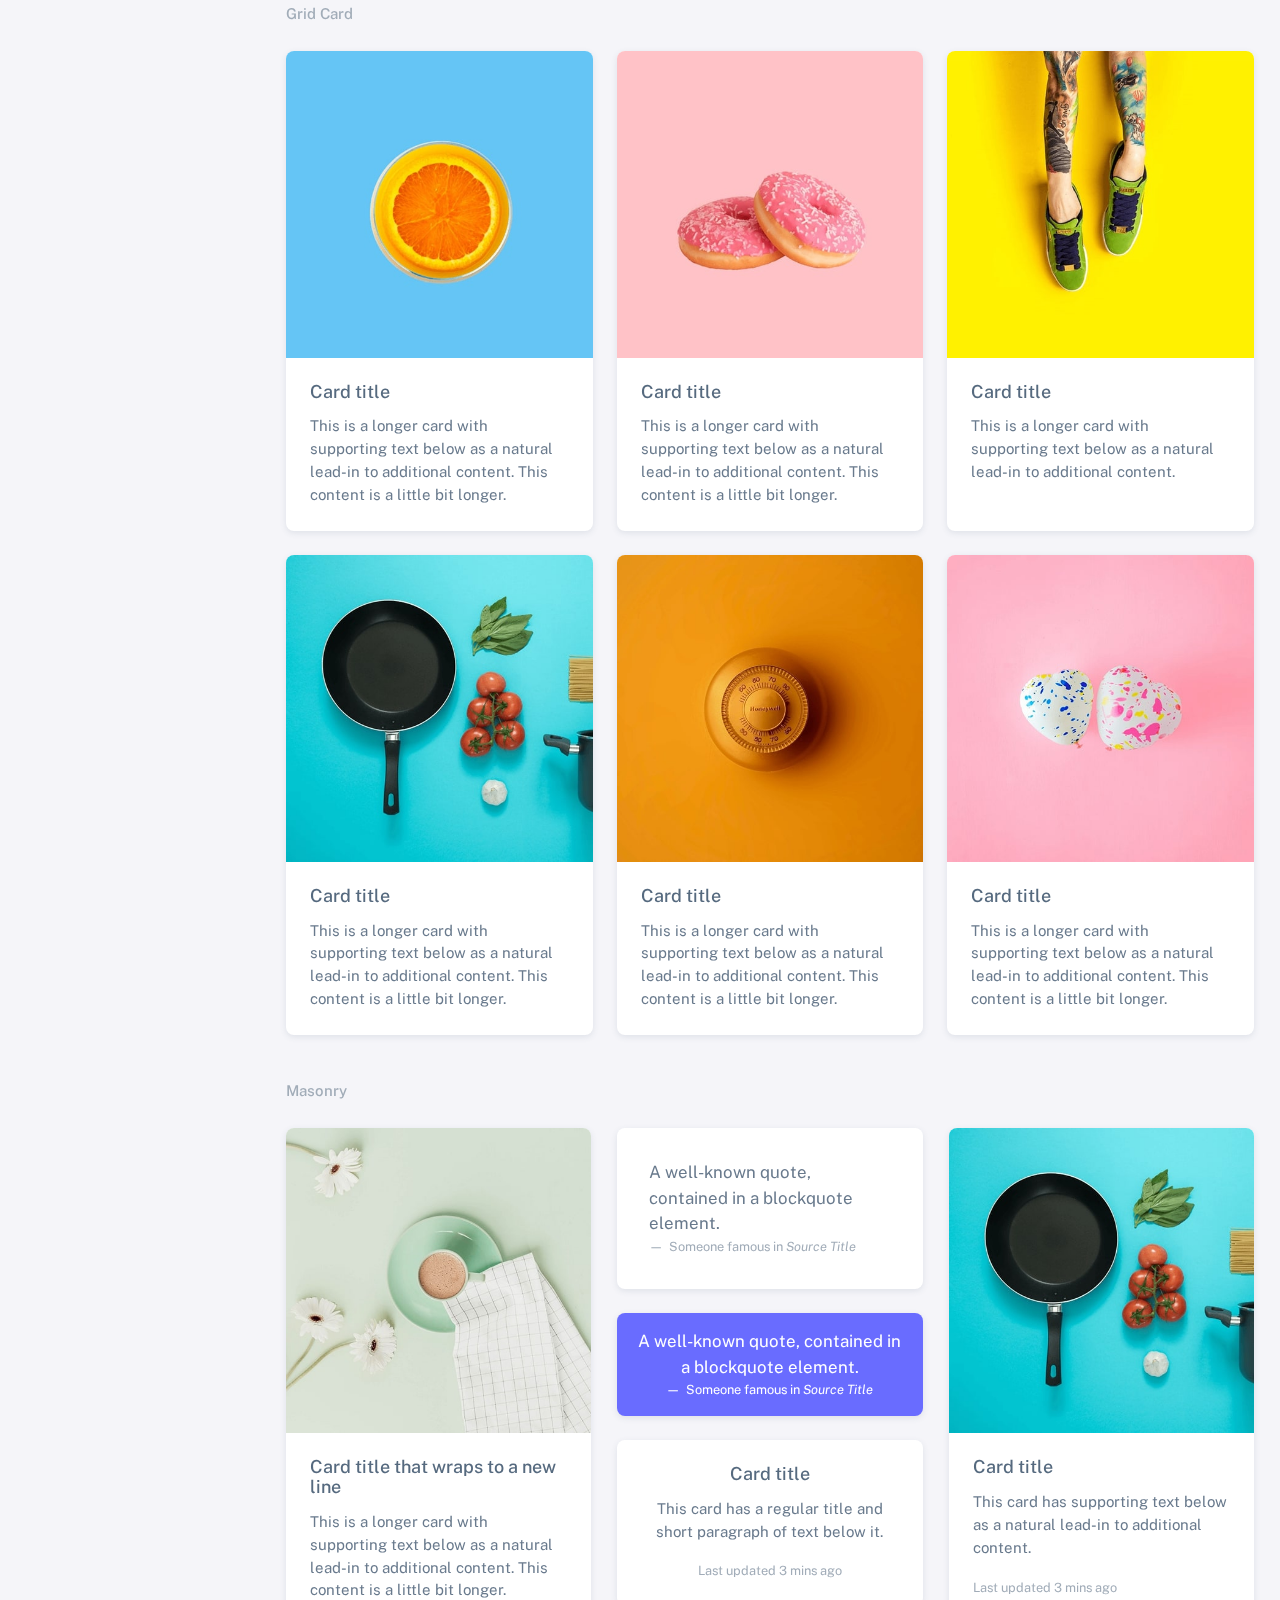
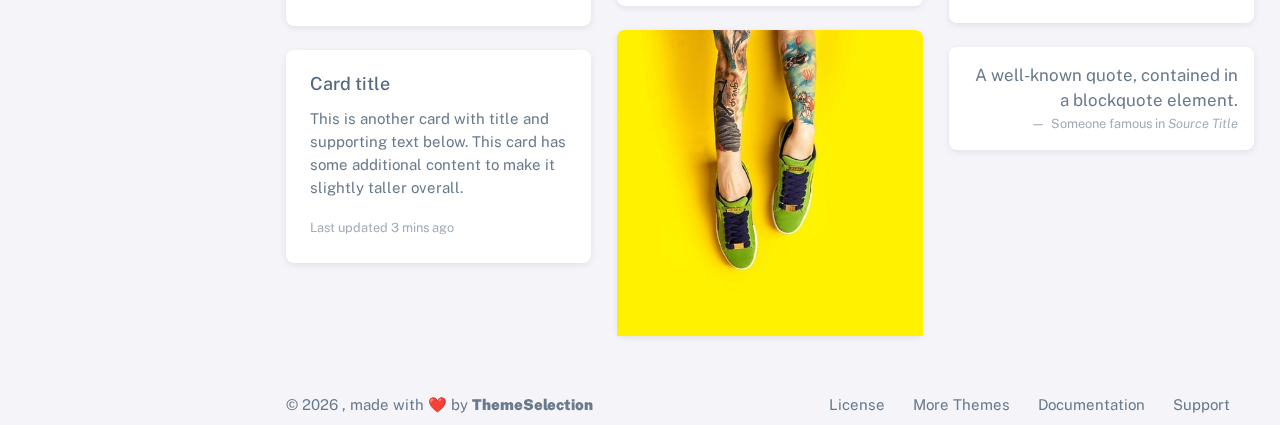
<file: cards-basic.html>
<!DOCTYPE html>

<!-- =========================================================
* Sneat - Bootstrap 5 HTML Admin Template - Pro | v1.0.0
==============================================================

* Product Page: https://themeselection.com/products/sneat-bootstrap-html-admin-template/
* Created by: ThemeSelection
* License: You must have a valid license purchased in order to legally use the theme for your project.
* Copyright ThemeSelection (https://themeselection.com)

=========================================================
 -->
<!-- beautify ignore:start -->
<html
  lang="en"
  class="light-style layout-menu-fixed"
  dir="ltr"
  data-theme="theme-default"
  data-assets-path="../assets/"
  data-template="vertical-menu-template-free"
>
  <head>
    <meta charset="utf-8" />
    <meta
      name="viewport"
      content="width=device-width, initial-scale=1.0, user-scalable=no, minimum-scale=1.0, maximum-scale=1.0"
    />

    <title>Cards basic - UI elements | Sneat - Bootstrap 5 HTML Admin Template - Pro</title>

    <meta name="description" content="" />

    <!-- Favicon -->
    <link rel="icon" type="image/x-icon" href="../assets/img/favicon/favicon.ico" />

    <!-- Fonts -->
    <link rel="preconnect" href="https://fonts.googleapis.com" />
    <link rel="preconnect" href="https://fonts.gstatic.com" crossorigin />
    <link
      href="https://fonts.googleapis.com/css2?family=Public+Sans:ital,wght@0,300;0,400;0,500;0,600;0,700;1,300;1,400;1,500;1,600;1,700&display=swap"
      rel="stylesheet"
    />

    <!-- Icons. Uncomment required icon fonts -->
    <link rel="stylesheet" href="../assets/vendor/fonts/boxicons.css" />

    <!-- Core CSS -->
    <link rel="stylesheet" href="../assets/vendor/css/core.css" class="template-customizer-core-css" />
    <link rel="stylesheet" href="../assets/vendor/css/theme-default.css" class="template-customizer-theme-css" />
    <link rel="stylesheet" href="../assets/css/demo.css" />

    <!-- Vendors CSS -->
    <link rel="stylesheet" href="../assets/vendor/libs/perfect-scrollbar/perfect-scrollbar.css" />

    <!-- Page CSS -->

    <!-- Helpers -->
    <script src="../assets/vendor/js/helpers.js"></script>

    <!--! Template customizer & Theme config files MUST be included after core stylesheets and helpers.js in the <head> section -->
    <!--? Config:  Mandatory theme config file contain global vars & default theme options, Set your preferred theme option in this file.  -->
    <script src="../assets/js/config.js"></script>
  </head>

  <body>
    <!-- Layout wrapper -->
    <div class="layout-wrapper layout-content-navbar">
      <div class="layout-container">
        <!-- Menu -->

        <aside id="layout-menu" class="layout-menu menu-vertical menu bg-menu-theme">
          <div class="app-brand demo">
            <a href="index.html" class="app-brand-link">
              <span class="app-brand-logo demo">
                <svg
                  width="25"
                  viewBox="0 0 25 42"
                  version="1.1"
                  xmlns="http://www.w3.org/2000/svg"
                  xmlns:xlink="http://www.w3.org/1999/xlink"
                >
                  <defs>
                    <path
                      d="M13.7918663,0.358365126 L3.39788168,7.44174259 C0.566865006,9.69408886 -0.379795268,12.4788597 0.557900856,15.7960551 C0.68998853,16.2305145 1.09562888,17.7872135 3.12357076,19.2293357 C3.8146334,19.7207684 5.32369333,20.3834223 7.65075054,21.2172976 L7.59773219,21.2525164 L2.63468769,24.5493413 C0.445452254,26.3002124 0.0884951797,28.5083815 1.56381646,31.1738486 C2.83770406,32.8170431 5.20850219,33.2640127 7.09180128,32.5391577 C8.347334,32.0559211 11.4559176,30.0011079 16.4175519,26.3747182 C18.0338572,24.4997857 18.6973423,22.4544883 18.4080071,20.2388261 C17.963753,17.5346866 16.1776345,15.5799961 13.0496516,14.3747546 L10.9194936,13.4715819 L18.6192054,7.984237 L13.7918663,0.358365126 Z"
                      id="path-1"
                    ></path>
                    <path
                      d="M5.47320593,6.00457225 C4.05321814,8.216144 4.36334763,10.0722806 6.40359441,11.5729822 C8.61520715,12.571656 10.0999176,13.2171421 10.8577257,13.5094407 L15.5088241,14.433041 L18.6192054,7.984237 C15.5364148,3.11535317 13.9273018,0.573395879 13.7918663,0.358365126 C13.5790555,0.511491653 10.8061687,2.3935607 5.47320593,6.00457225 Z"
                      id="path-3"
                    ></path>
                    <path
                      d="M7.50063644,21.2294429 L12.3234468,23.3159332 C14.1688022,24.7579751 14.397098,26.4880487 13.008334,28.506154 C11.6195701,30.5242593 10.3099883,31.790241 9.07958868,32.3040991 C5.78142938,33.4346997 4.13234973,34 4.13234973,34 C4.13234973,34 2.75489982,33.0538207 2.37032616e-14,31.1614621 C-0.55822714,27.8186216 -0.55822714,26.0572515 -4.05231404e-15,25.8773518 C0.83734071,25.6075023 2.77988457,22.8248993 3.3049379,22.52991 C3.65497346,22.3332504 5.05353963,21.8997614 7.50063644,21.2294429 Z"
                      id="path-4"
                    ></path>
                    <path
                      d="M20.6,7.13333333 L25.6,13.8 C26.2627417,14.6836556 26.0836556,15.9372583 25.2,16.6 C24.8538077,16.8596443 24.4327404,17 24,17 L14,17 C12.8954305,17 12,16.1045695 12,15 C12,14.5672596 12.1403557,14.1461923 12.4,13.8 L17.4,7.13333333 C18.0627417,6.24967773 19.3163444,6.07059163 20.2,6.73333333 C20.3516113,6.84704183 20.4862915,6.981722 20.6,7.13333333 Z"
                      id="path-5"
                    ></path>
                  </defs>
                  <g id="g-app-brand" stroke="none" stroke-width="1" fill="none" fill-rule="evenodd">
                    <g id="Brand-Logo" transform="translate(-27.000000, -15.000000)">
                      <g id="Icon" transform="translate(27.000000, 15.000000)">
                        <g id="Mask" transform="translate(0.000000, 8.000000)">
                          <mask id="mask-2" fill="white">
                            <use xlink:href="#path-1"></use>
                          </mask>
                          <use fill="#696cff" xlink:href="#path-1"></use>
                          <g id="Path-3" mask="url(#mask-2)">
                            <use fill="#696cff" xlink:href="#path-3"></use>
                            <use fill-opacity="0.2" fill="#FFFFFF" xlink:href="#path-3"></use>
                          </g>
                          <g id="Path-4" mask="url(#mask-2)">
                            <use fill="#696cff" xlink:href="#path-4"></use>
                            <use fill-opacity="0.2" fill="#FFFFFF" xlink:href="#path-4"></use>
                          </g>
                        </g>
                        <g
                          id="Triangle"
                          transform="translate(19.000000, 11.000000) rotate(-300.000000) translate(-19.000000, -11.000000) "
                        >
                          <use fill="#696cff" xlink:href="#path-5"></use>
                          <use fill-opacity="0.2" fill="#FFFFFF" xlink:href="#path-5"></use>
                        </g>
                      </g>
                    </g>
                  </g>
                </svg>
              </span>
              <span class="app-brand-text demo menu-text fw-bolder ms-2">Sneat</span>
            </a>

            <a href="javascript:void(0);" class="layout-menu-toggle menu-link text-large ms-auto d-block d-xl-none">
              <i class="bx bx-chevron-left bx-sm align-middle"></i>
            </a>
          </div>

          <div class="menu-inner-shadow"></div>

          <ul class="menu-inner py-1">
            <!-- Dashboard -->
            <li class="menu-item">
              <a href="index.html" class="menu-link">
                <i class="menu-icon tf-icons bx bx-home-circle"></i>
                <div data-i18n="Analytics">Dashboard</div>
              </a>
            </li>

            <!-- Layouts -->
            <li class="menu-item">
              <a href="javascript:void(0);" class="menu-link menu-toggle">
                <i class="menu-icon tf-icons bx bx-layout"></i>
                <div data-i18n="Layouts">Layouts</div>
              </a>

              <ul class="menu-sub">
                <li class="menu-item">
                  <a href="layouts-without-menu.html" class="menu-link">
                    <div data-i18n="Without menu">Without menu</div>
                  </a>
                </li>
                <li class="menu-item">
                  <a href="layouts-without-navbar.html" class="menu-link">
                    <div data-i18n="Without navbar">Without navbar</div>
                  </a>
                </li>
                <li class="menu-item">
                  <a href="layouts-container.html" class="menu-link">
                    <div data-i18n="Container">Container</div>
                  </a>
                </li>
                <li class="menu-item">
                  <a href="layouts-fluid.html" class="menu-link">
                    <div data-i18n="Fluid">Fluid</div>
                  </a>
                </li>
                <li class="menu-item">
                  <a href="layouts-blank.html" class="menu-link">
                    <div data-i18n="Blank">Blank</div>
                  </a>
                </li>
              </ul>
            </li>

            <li class="menu-header small text-uppercase">
              <span class="menu-header-text">Pages</span>
            </li>
            <li class="menu-item">
              <a href="javascript:void(0);" class="menu-link menu-toggle">
                <i class="menu-icon tf-icons bx bx-dock-top"></i>
                <div data-i18n="Account Settings">Account Settings</div>
              </a>
              <ul class="menu-sub">
                <li class="menu-item">
                  <a href="pages-account-settings-account.html" class="menu-link">
                    <div data-i18n="Account">Account</div>
                  </a>
                </li>
                <li class="menu-item">
                  <a href="pages-account-settings-notifications.html" class="menu-link">
                    <div data-i18n="Notifications">Notifications</div>
                  </a>
                </li>
                <li class="menu-item">
                  <a href="pages-account-settings-connections.html" class="menu-link">
                    <div data-i18n="Connections">Connections</div>
                  </a>
                </li>
              </ul>
            </li>
            <li class="menu-item">
              <a href="javascript:void(0);" class="menu-link menu-toggle">
                <i class="menu-icon tf-icons bx bx-lock-open-alt"></i>
                <div data-i18n="Authentications">Authentications</div>
              </a>
              <ul class="menu-sub">
                <li class="menu-item">
                  <a href="auth-login-basic.html" class="menu-link" target="_blank">
                    <div data-i18n="Basic">Login</div>
                  </a>
                </li>
                <li class="menu-item">
                  <a href="auth-register-basic.html" class="menu-link" target="_blank">
                    <div data-i18n="Basic">Register</div>
                  </a>
                </li>
                <li class="menu-item">
                  <a href="auth-forgot-password-basic.html" class="menu-link" target="_blank">
                    <div data-i18n="Basic">Forgot Password</div>
                  </a>
                </li>
              </ul>
            </li>
            <li class="menu-item">
              <a href="javascript:void(0);" class="menu-link menu-toggle">
                <i class="menu-icon tf-icons bx bx-cube-alt"></i>
                <div data-i18n="Misc">Misc</div>
              </a>
              <ul class="menu-sub">
                <li class="menu-item">
                  <a href="pages-misc-error.html" class="menu-link">
                    <div data-i18n="Error">Error</div>
                  </a>
                </li>
                <li class="menu-item">
                  <a href="pages-misc-under-maintenance.html" class="menu-link">
                    <div data-i18n="Under Maintenance">Under Maintenance</div>
                  </a>
                </li>
              </ul>
            </li>
            <!-- Components -->
            <li class="menu-header small text-uppercase"><span class="menu-header-text">Components</span></li>
            <!-- Cards -->
            <li class="menu-item active">
              <a href="cards-basic.html" class="menu-link">
                <i class="menu-icon tf-icons bx bx-collection"></i>
                <div data-i18n="Basic">Cards</div>
              </a>
            </li>
            <!-- User interface -->
            <li class="menu-item">
              <a href="javascript:void(0)" class="menu-link menu-toggle">
                <i class="menu-icon tf-icons bx bx-box"></i>
                <div data-i18n="User interface">User interface</div>
              </a>
              <ul class="menu-sub">
                <li class="menu-item">
                  <a href="ui-accordion.html" class="menu-link">
                    <div data-i18n="Accordion">Accordion</div>
                  </a>
                </li>
                <li class="menu-item">
                  <a href="ui-alerts.html" class="menu-link">
                    <div data-i18n="Alerts">Alerts</div>
                  </a>
                </li>
                <li class="menu-item">
                  <a href="ui-badges.html" class="menu-link">
                    <div data-i18n="Badges">Badges</div>
                  </a>
                </li>
                <li class="menu-item">
                  <a href="ui-buttons.html" class="menu-link">
                    <div data-i18n="Buttons">Buttons</div>
                  </a>
                </li>
                <li class="menu-item">
                  <a href="ui-carousel.html" class="menu-link">
                    <div data-i18n="Carousel">Carousel</div>
                  </a>
                </li>
                <li class="menu-item">
                  <a href="ui-collapse.html" class="menu-link">
                    <div data-i18n="Collapse">Collapse</div>
                  </a>
                </li>
                <li class="menu-item">
                  <a href="ui-dropdowns.html" class="menu-link">
                    <div data-i18n="Dropdowns">Dropdowns</div>
                  </a>
                </li>
                <li class="menu-item">
                  <a href="ui-footer.html" class="menu-link">
                    <div data-i18n="Footer">Footer</div>
                  </a>
                </li>
                <li class="menu-item">
                  <a href="ui-list-groups.html" class="menu-link">
                    <div data-i18n="List Groups">List groups</div>
                  </a>
                </li>
                <li class="menu-item">
                  <a href="ui-modals.html" class="menu-link">
                    <div data-i18n="Modals">Modals</div>
                  </a>
                </li>
                <li class="menu-item">
                  <a href="ui-navbar.html" class="menu-link">
                    <div data-i18n="Navbar">Navbar</div>
                  </a>
                </li>
                <li class="menu-item">
                  <a href="ui-offcanvas.html" class="menu-link">
                    <div data-i18n="Offcanvas">Offcanvas</div>
                  </a>
                </li>
                <li class="menu-item">
                  <a href="ui-pagination-breadcrumbs.html" class="menu-link">
                    <div data-i18n="Pagination &amp; Breadcrumbs">Pagination &amp; Breadcrumbs</div>
                  </a>
                </li>
                <li class="menu-item">
                  <a href="ui-progress.html" class="menu-link">
                    <div data-i18n="Progress">Progress</div>
                  </a>
                </li>
                <li class="menu-item">
                  <a href="ui-spinners.html" class="menu-link">
                    <div data-i18n="Spinners">Spinners</div>
                  </a>
                </li>
                <li class="menu-item">
                  <a href="ui-tabs-pills.html" class="menu-link">
                    <div data-i18n="Tabs &amp; Pills">Tabs &amp; Pills</div>
                  </a>
                </li>
                <li class="menu-item">
                  <a href="ui-toasts.html" class="menu-link">
                    <div data-i18n="Toasts">Toasts</div>
                  </a>
                </li>
                <li class="menu-item">
                  <a href="ui-tooltips-popovers.html" class="menu-link">
                    <div data-i18n="Tooltips & Popovers">Tooltips &amp; popovers</div>
                  </a>
                </li>
                <li class="menu-item">
                  <a href="ui-typography.html" class="menu-link">
                    <div data-i18n="Typography">Typography</div>
                  </a>
                </li>
              </ul>
            </li>

            <!-- Extended components -->
            <li class="menu-item">
              <a href="javascript:void(0)" class="menu-link menu-toggle">
                <i class="menu-icon tf-icons bx bx-copy"></i>
                <div data-i18n="Extended UI">Extended UI</div>
              </a>
              <ul class="menu-sub">
                <li class="menu-item">
                  <a href="extended-ui-perfect-scrollbar.html" class="menu-link">
                    <div data-i18n="Perfect Scrollbar">Perfect scrollbar</div>
                  </a>
                </li>
                <li class="menu-item">
                  <a href="extended-ui-text-divider.html" class="menu-link">
                    <div data-i18n="Text Divider">Text Divider</div>
                  </a>
                </li>
              </ul>
            </li>

            <li class="menu-item">
              <a href="icons-boxicons.html" class="menu-link">
                <i class="menu-icon tf-icons bx bx-crown"></i>
                <div data-i18n="Boxicons">Boxicons</div>
              </a>
            </li>

            <!-- Forms & Tables -->
            <li class="menu-header small text-uppercase"><span class="menu-header-text">Forms &amp; Tables</span></li>
            <!-- Forms -->
            <li class="menu-item">
              <a href="javascript:void(0);" class="menu-link menu-toggle">
                <i class="menu-icon tf-icons bx bx-detail"></i>
                <div data-i18n="Form Elements">Form Elements</div>
              </a>
              <ul class="menu-sub">
                <li class="menu-item">
                  <a href="forms-basic-inputs.html" class="menu-link">
                    <div data-i18n="Basic Inputs">Basic Inputs</div>
                  </a>
                </li>
                <li class="menu-item">
                  <a href="forms-input-groups.html" class="menu-link">
                    <div data-i18n="Input groups">Input groups</div>
                  </a>
                </li>
              </ul>
            </li>
            <li class="menu-item">
              <a href="javascript:void(0);" class="menu-link menu-toggle">
                <i class="menu-icon tf-icons bx bx-detail"></i>
                <div data-i18n="Form Layouts">Form Layouts</div>
              </a>
              <ul class="menu-sub">
                <li class="menu-item">
                  <a href="form-layouts-vertical.html" class="menu-link">
                    <div data-i18n="Vertical Form">Vertical Form</div>
                  </a>
                </li>
                <li class="menu-item">
                  <a href="form-layouts-horizontal.html" class="menu-link">
                    <div data-i18n="Horizontal Form">Horizontal Form</div>
                  </a>
                </li>
              </ul>
            </li>
            <!-- Tables -->
            <li class="menu-item">
              <a href="tables-basic.html" class="menu-link">
                <i class="menu-icon tf-icons bx bx-table"></i>
                <div data-i18n="Tables">Tables</div>
              </a>
            </li>
            <!-- Misc -->
            <li class="menu-header small text-uppercase"><span class="menu-header-text">Misc</span></li>
            <li class="menu-item">
              <a
                href="https://github.com/themeselection/sneat-html-admin-template-free/issues"
                target="_blank"
                class="menu-link"
              >
                <i class="menu-icon tf-icons bx bx-support"></i>
                <div data-i18n="Support">Support</div>
              </a>
            </li>
            <li class="menu-item">
              <a
                href="https://themeselection.com/demo/sneat-bootstrap-html-admin-template/documentation/"
                target="_blank"
                class="menu-link"
              >
                <i class="menu-icon tf-icons bx bx-file"></i>
                <div data-i18n="Documentation">Documentation</div>
              </a>
            </li>
          </ul>
        </aside>
        <!-- / Menu -->

        <!-- Layout container -->
        <div class="layout-page">
          <!-- Navbar -->

          <nav
            class="layout-navbar container-xxl navbar navbar-expand-xl navbar-detached align-items-center bg-navbar-theme"
            id="layout-navbar"
          >
            <div class="layout-menu-toggle navbar-nav align-items-xl-center me-3 me-xl-0 d-xl-none">
              <a class="nav-item nav-link px-0 me-xl-4" href="javascript:void(0)">
                <i class="bx bx-menu bx-sm"></i>
              </a>
            </div>

            <div class="navbar-nav-right d-flex align-items-center" id="navbar-collapse">
              <!-- Search -->
              <div class="navbar-nav align-items-center">
                <div class="nav-item d-flex align-items-center">
                  <i class="bx bx-search fs-4 lh-0"></i>
                  <input
                    type="text"
                    class="form-control border-0 shadow-none"
                    placeholder="Search..."
                    aria-label="Search..."
                  />
                </div>
              </div>
              <!-- /Search -->

              <ul class="navbar-nav flex-row align-items-center ms-auto">
                <!-- Place this tag where you want the button to render. -->
                <li class="nav-item lh-1 me-3">
                  <a
                    class="github-button"
                    href="https://github.com/themeselection/sneat-html-admin-template-free"
                    data-icon="octicon-star"
                    data-size="large"
                    data-show-count="true"
                    aria-label="Star themeselection/sneat-html-admin-template-free on GitHub"
                    >Star</a
                  >
                </li>

                <!-- User -->
                <li class="nav-item navbar-dropdown dropdown-user dropdown">
                  <a class="nav-link dropdown-toggle hide-arrow" href="javascript:void(0);" data-bs-toggle="dropdown">
                    <div class="avatar avatar-online">
                      <img src="../assets/img/avatars/1.png" alt class="w-px-40 h-auto rounded-circle" />
                    </div>
                  </a>
                  <ul class="dropdown-menu dropdown-menu-end">
                    <li>
                      <a class="dropdown-item" href="#">
                        <div class="d-flex">
                          <div class="flex-shrink-0 me-3">
                            <div class="avatar avatar-online">
                              <img src="../assets/img/avatars/1.png" alt class="w-px-40 h-auto rounded-circle" />
                            </div>
                          </div>
                          <div class="flex-grow-1">
                            <span class="fw-semibold d-block">John Doe</span>
                            <small class="text-muted">Admin</small>
                          </div>
                        </div>
                      </a>
                    </li>
                    <li>
                      <div class="dropdown-divider"></div>
                    </li>
                    <li>
                      <a class="dropdown-item" href="#">
                        <i class="bx bx-user me-2"></i>
                        <span class="align-middle">My Profile</span>
                      </a>
                    </li>
                    <li>
                      <a class="dropdown-item" href="#">
                        <i class="bx bx-cog me-2"></i>
                        <span class="align-middle">Settings</span>
                      </a>
                    </li>
                    <li>
                      <a class="dropdown-item" href="#">
                        <span class="d-flex align-items-center align-middle">
                          <i class="flex-shrink-0 bx bx-credit-card me-2"></i>
                          <span class="flex-grow-1 align-middle">Billing</span>
                          <span class="flex-shrink-0 badge badge-center rounded-pill bg-danger w-px-20 h-px-20">4</span>
                        </span>
                      </a>
                    </li>
                    <li>
                      <div class="dropdown-divider"></div>
                    </li>
                    <li>
                      <a class="dropdown-item" href="auth-login-basic.html">
                        <i class="bx bx-power-off me-2"></i>
                        <span class="align-middle">Log Out</span>
                      </a>
                    </li>
                  </ul>
                </li>
                <!--/ User -->
              </ul>
            </div>
          </nav>

          <!-- / Navbar -->

          <!-- Content wrapper -->
          <div class="content-wrapper">
            <!-- Content -->

            <div class="container-xxl flex-grow-1 container-p-y">
              <h4 class="fw-bold py-3 mb-4"><span class="text-muted fw-light">UI Elements /</span> Cards Basic</h4>

              <!-- Examples -->
              <div class="row mb-5">
                <div class="col-md-6 col-lg-4 mb-3">
                  <div class="card h-100">
                    <img class="card-img-top" src="../assets/img/elements/2.jpg" alt="Card image cap" />
                    <div class="card-body">
                      <h5 class="card-title">Card title</h5>
                      <p class="card-text">
                        Some quick example text to build on the card title and make up the bulk of the card's content.
                      </p>
                      <a href="javascript:void(0)" class="btn btn-outline-primary">Go somewhere</a>
                    </div>
                  </div>
                </div>
                <div class="col-md-6 col-lg-4 mb-3">
                  <div class="card h-100">
                    <div class="card-body">
                      <h5 class="card-title">Card title</h5>
                      <h6 class="card-subtitle text-muted">Support card subtitle</h6>
                    </div>
                    <img class="img-fluid" src="../assets/img/elements/13.jpg" alt="Card image cap" />
                    <div class="card-body">
                      <p class="card-text">Bear claw sesame snaps gummies chocolate.</p>
                      <a href="javascript:void(0);" class="card-link">Card link</a>
                      <a href="javascript:void(0);" class="card-link">Another link</a>
                    </div>
                  </div>
                </div>
                <div class="col-md-6 col-lg-4 mb-3">
                  <div class="card h-100">
                    <div class="card-body">
                      <h5 class="card-title">Card title</h5>
                      <h6 class="card-subtitle text-muted">Support card subtitle</h6>
                      <img
                        class="img-fluid d-flex mx-auto my-4"
                        src="../assets/img/elements/4.jpg"
                        alt="Card image cap"
                      />
                      <p class="card-text">Bear claw sesame snaps gummies chocolate.</p>
                      <a href="javascript:void(0);" class="card-link">Card link</a>
                      <a href="javascript:void(0);" class="card-link">Another link</a>
                    </div>
                  </div>
                </div>
              </div>
              <!-- Examples -->

              <!-- Content types -->
              <h5 class="pb-1 mb-4">Content types</h5>

              <div class="row mb-5">
                <div class="col-md-6 col-lg-4">
                  <h6 class="mt-2 text-muted">Body</h6>
                  <div class="card mb-4">
                    <div class="card-body">
                      <p class="card-text">
                        This is some text within a card body. Jelly lemon drops tiramisu chocolate cake cotton candy
                        soufflé oat cake sweet roll. Sugar plum marzipan dragée topping cheesecake chocolate bar. Danish
                        muffin icing donut.
                      </p>
                    </div>
                  </div>
                  <h6 class="mt-2 text-muted">Titles, text, and links</h6>
                  <div class="card mb-4">
                    <div class="card-body">
                      <h5 class="card-title">Card title</h5>
                      <div class="card-subtitle text-muted mb-3">Card subtitle</div>
                      <p class="card-text">
                        Some quick example text to build on the card title and make up the bulk of the card's content.
                      </p>
                      <a href="javascript:void(0)" class="card-link">Card link</a>
                      <a href="javascript:void(0)" class="card-link">Another link</a>
                    </div>
                  </div>
                  <h6 class="mt-2 text-muted">List groups</h6>
                  <div class="card mb-4">
                    <ul class="list-group list-group-flush">
                      <li class="list-group-item">Cras justo odio</li>
                      <li class="list-group-item">Dapibus ac facilisis in</li>
                      <li class="list-group-item">Vestibulum at eros</li>
                    </ul>
                  </div>
                </div>
                <div class="col-md-6 col-lg-4">
                  <h6 class="mt-2 text-muted">Images</h6>
                  <div class="card mb-4">
                    <img class="card-img-top" src="../assets/img/elements/5.jpg" alt="Card image cap" />
                    <div class="card-body">
                      <p class="card-text">
                        Some quick example text to build on the card title and make up the bulk of the card's content.
                      </p>
                      <p class="card-text">
                        Cookie topping caramels jujubes gingerbread. Lollipop apple pie cupcake candy canes cookie ice
                        cream. Wafer chocolate bar carrot cake jelly-o.
                      </p>
                    </div>
                  </div>
                </div>
                <div class="col-md-6 col-lg-4">
                  <h6 class="mt-2 text-muted">Kitchen sink</h6>
                  <div class="card">
                    <img class="card-img-top" src="../assets/img/elements/7.jpg" alt="Card image cap" />
                    <div class="card-body">
                      <h5 class="card-title">Card title</h5>
                      <p class="card-text">Some quick example text to build on the card title.</p>
                    </div>
                    <ul class="list-group list-group-flush">
                      <li class="list-group-item">Cras justo odio</li>
                      <li class="list-group-item">Vestibulum at eros</li>
                    </ul>
                    <div class="card-body">
                      <a href="javascript:void(0)" class="card-link">Card link</a>
                      <a href="javascript:void(0)" class="card-link">Another link</a>
                    </div>
                  </div>
                </div>
              </div>

              <h6 class="pb-1 mb-4 text-muted">Header and footer</h6>
              <div class="row mb-5">
                <div class="col-md-6 col-lg-4 mb-3">
                  <div class="card">
                    <div class="card-header">Featured</div>
                    <div class="card-body">
                      <h5 class="card-title">Special title treatment</h5>
                      <p class="card-text">
                        With supporting text below as a natural lead-in to additional content natural lead-in to
                        additional content.
                      </p>
                      <a href="javascript:void(0)" class="btn btn-primary">Go somewhere</a>
                    </div>
                  </div>
                </div>
                <div class="col-md-6 col-lg-4 mb-3">
                  <div class="card">
                    <h5 class="card-header">Quote</h5>
                    <div class="card-body">
                      <blockquote class="blockquote mb-0">
                        <p>
                          Lorem ipsum dolor sit amet, consectetur adipiscing elit. Integer posuere erat a ante.Lorem
                          ipsum dolor sit amet, consectetur.
                        </p>
                        <footer class="blockquote-footer">
                          Someone famous in
                          <cite title="Source Title">Source Title</cite>
                        </footer>
                      </blockquote>
                    </div>
                  </div>
                </div>
                <div class="col-md-6 col-lg-4 mb-3">
                  <div class="card text-center">
                    <div class="card-header">Featured</div>
                    <div class="card-body">
                      <h5 class="card-title">Special title treatment</h5>
                      <p class="card-text">With supporting text below as a natural.</p>
                      <a href="javascript:void(0)" class="btn btn-primary">Go somewhere</a>
                    </div>
                    <div class="card-footer text-muted">2 days ago</div>
                  </div>
                </div>
              </div>
              <!--/ Content types -->

              <!-- Text alignment -->
              <h5 class="pb-1 mb-4">Text alignment</h5>
              <div class="row mb-5">
                <div class="col-md-6 col-lg-4">
                  <div class="card mb-3">
                    <div class="card-body">
                      <h5 class="card-title">Special title treatment</h5>
                      <p class="card-text">With supporting text below as a natural lead-in to additional content.</p>
                      <a href="javascript:void(0)" class="btn btn-primary">Go somewhere</a>
                    </div>
                  </div>
                </div>
                <div class="col-md-6 col-lg-4">
                  <div class="card text-center mb-3">
                    <div class="card-body">
                      <h5 class="card-title">Special title treatment</h5>
                      <p class="card-text">With supporting text below as a natural lead-in to additional content.</p>
                      <a href="javascript:void(0)" class="btn btn-primary">Go somewhere</a>
                    </div>
                  </div>
                </div>
                <div class="col-md-6 col-lg-4">
                  <div class="card text-end mb-3">
                    <div class="card-body">
                      <h5 class="card-title">Special title treatment</h5>
                      <p class="card-text">With supporting text below as a natural lead-in to additional content.</p>
                      <a href="javascript:void(0)" class="btn btn-primary">Go somewhere</a>
                    </div>
                  </div>
                </div>
              </div>
              <!--/ Text alignment -->

              <!-- Images -->
              <h5 class="pb-1 mb-4">Images caps & overlay</h5>
              <div class="row mb-5">
                <div class="col-md-6 col-xl-4">
                  <div class="card mb-3">
                    <img class="card-img-top" src="../assets/img/elements/18.jpg" alt="Card image cap" />
                    <div class="card-body">
                      <h5 class="card-title">Card title</h5>
                      <p class="card-text">
                        This is a wider card with supporting text below as a natural lead-in to additional content. This
                        content is a little bit longer.
                      </p>
                      <p class="card-text">
                        <small class="text-muted">Last updated 3 mins ago</small>
                      </p>
                    </div>
                  </div>
                </div>
                <div class="col-md-6 col-xl-4">
                  <div class="card mb-3">
                    <div class="card-body">
                      <h5 class="card-title">Card title</h5>
                      <p class="card-text">
                        This is a wider card with supporting text below as a natural lead-in to additional content. This
                        content is a little bit longer.
                      </p>
                      <p class="card-text">
                        <small class="text-muted">Last updated 3 mins ago</small>
                      </p>
                    </div>
                    <img class="card-img-bottom" src="../assets/img/elements/1.jpg" alt="Card image cap" />
                  </div>
                </div>
                <div class="col-md-6 col-xl-4">
                  <div class="card bg-dark border-0 text-white">
                    <img class="card-img" src="../assets/img/elements/11.jpg" alt="Card image" />
                    <div class="card-img-overlay">
                      <h5 class="card-title">Card title</h5>
                      <p class="card-text">
                        This is a wider card with supporting text below as a natural lead-in to additional content. This
                        content is a little bit longer.
                      </p>
                      <p class="card-text">Last updated 3 mins ago</p>
                    </div>
                  </div>
                </div>
              </div>
              <!--/ Images -->

              <!-- Horizontal -->
              <h5 class="pb-1 mb-4">Horizontal</h5>
              <div class="row mb-5">
                <div class="col-md">
                  <div class="card mb-3">
                    <div class="row g-0">
                      <div class="col-md-4">
                        <img class="card-img card-img-left" src="../assets/img/elements/12.jpg" alt="Card image" />
                      </div>
                      <div class="col-md-8">
                        <div class="card-body">
                          <h5 class="card-title">Card title</h5>
                          <p class="card-text">
                            This is a wider card with supporting text below as a natural lead-in to additional content.
                            This content is a little bit longer.
                          </p>
                          <p class="card-text"><small class="text-muted">Last updated 3 mins ago</small></p>
                        </div>
                      </div>
                    </div>
                  </div>
                </div>
                <div class="col-md">
                  <div class="card mb-3">
                    <div class="row g-0">
                      <div class="col-md-8">
                        <div class="card-body">
                          <h5 class="card-title">Card title</h5>
                          <p class="card-text">
                            This is a wider card with supporting text below as a natural lead-in to additional content.
                            This content is a little bit longer.
                          </p>
                          <p class="card-text"><small class="text-muted">Last updated 3 mins ago</small></p>
                        </div>
                      </div>
                      <div class="col-md-4">
                        <img class="card-img card-img-right" src="../assets/img/elements/17.jpg" alt="Card image" />
                      </div>
                    </div>
                  </div>
                </div>
              </div>
              <!--/ Horizontal -->

              <!-- Style variation -->
              <h5 class="pb-1 mb-4">Style variation</h5>
              <div class="row">
                <div class="col-md-6 col-xl-4">
                  <div class="card bg-primary text-white mb-3">
                    <div class="card-header">Header</div>
                    <div class="card-body">
                      <h5 class="card-title text-white">Primary card title</h5>
                      <p class="card-text">Some quick example text to build on the card title and make up.</p>
                    </div>
                  </div>
                </div>
                <div class="col-md-6 col-xl-4">
                  <div class="card bg-secondary text-white mb-3">
                    <div class="card-header">Header</div>
                    <div class="card-body">
                      <h5 class="card-title text-white">Secondary card title</h5>
                      <p class="card-text">Some quick example text to build on the card title and make up.</p>
                    </div>
                  </div>
                </div>
                <div class="col-md-6 col-xl-4">
                  <div class="card bg-success text-white mb-3">
                    <div class="card-header">Header</div>
                    <div class="card-body">
                      <h5 class="card-title text-white">Success card title</h5>
                      <p class="card-text">Some quick example text to build on the card title and make up.</p>
                    </div>
                  </div>
                </div>
                <div class="col-md-6 col-xl-4">
                  <div class="card bg-danger text-white mb-3">
                    <div class="card-header">Header</div>
                    <div class="card-body">
                      <h5 class="card-title text-white">Danger card title</h5>
                      <p class="card-text">Some quick example text to build on the card title and make up.</p>
                    </div>
                  </div>
                </div>
                <div class="col-md-6 col-xl-4">
                  <div class="card bg-warning text-white mb-3">
                    <div class="card-header">Header</div>
                    <div class="card-body">
                      <h5 class="card-title text-white">Warning card title</h5>
                      <p class="card-text">Some quick example text to build on the card title and make up.</p>
                    </div>
                  </div>
                </div>
                <div class="col-md-6 col-xl-4">
                  <div class="card bg-info text-white mb-3">
                    <div class="card-header">Header</div>
                    <div class="card-body">
                      <h5 class="card-title text-white">Info card title</h5>
                      <p class="card-text">Some quick example text to build on the card title and make up.</p>
                    </div>
                  </div>
                </div>
              </div>
              <!-- Outline -->
              <div class="row">
                <div class="col-md-6 col-xl-4">
                  <div class="card shadow-none bg-transparent border border-primary mb-3">
                    <div class="card-body">
                      <h5 class="card-title">Primary card title</h5>
                      <p class="card-text">Some quick example text to build on the card title and make up.</p>
                    </div>
                  </div>
                </div>
                <div class="col-md-6 col-xl-4">
                  <div class="card shadow-none bg-transparent border border-secondary mb-3">
                    <div class="card-body">
                      <h5 class="card-title">Secondary card title</h5>
                      <p class="card-text">Some quick example text to build on the card title and make up.</p>
                    </div>
                  </div>
                </div>
                <div class="col-md-6 col-xl-4">
                  <div class="card shadow-none bg-transparent border border-success mb-3">
                    <div class="card-body">
                      <h5 class="card-title">Success card title</h5>
                      <p class="card-text">Some quick example text to build on the card title and make up.</p>
                    </div>
                  </div>
                </div>
                <div class="col-md-6 col-xl-4">
                  <div class="card shadow-none bg-transparent border border-danger mb-3">
                    <div class="card-body">
                      <h5 class="card-title">Danger card title</h5>
                      <p class="card-text">Some quick example text to build on the card title and make up.</p>
                    </div>
                  </div>
                </div>
                <div class="col-md-6 col-xl-4">
                  <div class="card shadow-none bg-transparent border border-warning mb-3">
                    <div class="card-body">
                      <h5 class="card-title">Warning card title</h5>
                      <p class="card-text">Some quick example text to build on the card title and make up.</p>
                    </div>
                  </div>
                </div>
                <div class="col-md-6 col-xl-4">
                  <div class="card shadow-none bg-transparent border border-info mb-3">
                    <div class="card-body">
                      <h5 class="card-title">Info card title</h5>
                      <p class="card-text">Some quick example text to build on the card title and make up.</p>
                    </div>
                  </div>
                </div>
              </div>
              <!--/ Style variation -->

              <!-- Card layout -->
              <h5 class="pb-1 my-5">Card layout</h5>

              <!-- Card Groups -->
              <h6 class="pb-1 mb-4 text-muted">Card Groups</h6>
              <div class="card-group mb-5">
                <div class="card">
                  <img class="card-img-top" src="../assets/img/elements/4.jpg" alt="Card image cap" />
                  <div class="card-body">
                    <h5 class="card-title">Card title</h5>
                    <p class="card-text">
                      This is a wider card with supporting text below as a natural lead-in to additional content. This
                      content is a little bit longer.
                    </p>
                  </div>
                  <div class="card-footer">
                    <small class="text-muted">Last updated 3 mins ago</small>
                  </div>
                </div>
                <div class="card">
                  <img class="card-img-top" src="../assets/img/elements/5.jpg" alt="Card image cap" />
                  <div class="card-body">
                    <h5 class="card-title">Card title</h5>
                    <p class="card-text">
                      This card has supporting text below as a natural lead-in to additional content.
                    </p>
                  </div>
                  <div class="card-footer">
                    <small class="text-muted">Last updated 3 mins ago</small>
                  </div>
                </div>
                <div class="card">
                  <img class="card-img-top" src="../assets/img/elements/1.jpg" alt="Card image cap" />
                  <div class="card-body">
                    <h5 class="card-title">Card title</h5>
                    <p class="card-text">
                      This is a wider card with supporting text below as a natural lead-in to additional content. This
                      card has even longer content than the first to show that equal height action.
                    </p>
                  </div>
                  <div class="card-footer">
                    <small class="text-muted">Last updated 3 mins ago</small>
                  </div>
                </div>
              </div>

              <!-- Grid Card -->
              <h6 class="pb-1 mb-4 text-muted">Grid Card</h6>
              <div class="row row-cols-1 row-cols-md-3 g-4 mb-5">
                <div class="col">
                  <div class="card h-100">
                    <img class="card-img-top" src="../assets/img/elements/2.jpg" alt="Card image cap" />
                    <div class="card-body">
                      <h5 class="card-title">Card title</h5>
                      <p class="card-text">
                        This is a longer card with supporting text below as a natural lead-in to additional content.
                        This content is a little bit longer.
                      </p>
                    </div>
                  </div>
                </div>
                <div class="col">
                  <div class="card h-100">
                    <img class="card-img-top" src="../assets/img/elements/13.jpg" alt="Card image cap" />
                    <div class="card-body">
                      <h5 class="card-title">Card title</h5>
                      <p class="card-text">
                        This is a longer card with supporting text below as a natural lead-in to additional content.
                        This content is a little bit longer.
                      </p>
                    </div>
                  </div>
                </div>
                <div class="col">
                  <div class="card h-100">
                    <img class="card-img-top" src="../assets/img/elements/4.jpg" alt="Card image cap" />
                    <div class="card-body">
                      <h5 class="card-title">Card title</h5>
                      <p class="card-text">
                        This is a longer card with supporting text below as a natural lead-in to additional content.
                      </p>
                    </div>
                  </div>
                </div>
                <div class="col">
                  <div class="card h-100">
                    <img class="card-img-top" src="../assets/img/elements/18.jpg" alt="Card image cap" />
                    <div class="card-body">
                      <h5 class="card-title">Card title</h5>
                      <p class="card-text">
                        This is a longer card with supporting text below as a natural lead-in to additional content.
                        This content is a little bit longer.
                      </p>
                    </div>
                  </div>
                </div>
                <div class="col">
                  <div class="card h-100">
                    <img class="card-img-top" src="../assets/img/elements/19.jpg" alt="Card image cap" />
                    <div class="card-body">
                      <h5 class="card-title">Card title</h5>
                      <p class="card-text">
                        This is a longer card with supporting text below as a natural lead-in to additional content.
                        This content is a little bit longer.
                      </p>
                    </div>
                  </div>
                </div>
                <div class="col">
                  <div class="card h-100">
                    <img class="card-img-top" src="../assets/img/elements/20.jpg" alt="Card image cap" />
                    <div class="card-body">
                      <h5 class="card-title">Card title</h5>
                      <p class="card-text">
                        This is a longer card with supporting text below as a natural lead-in to additional content.
                        This content is a little bit longer.
                      </p>
                    </div>
                  </div>
                </div>
              </div>

              <!-- Masonry -->
              <h6 class="pb-1 mb-4 text-muted">Masonry</h6>
              <div class="row" data-masonry='{"percentPosition": true }'>
                <div class="col-sm-6 col-lg-4 mb-4">
                  <div class="card">
                    <img class="card-img-top" src="../assets/img/elements/5.jpg" alt="Card image cap" />
                    <div class="card-body">
                      <h5 class="card-title">Card title that wraps to a new line</h5>
                      <p class="card-text">
                        This is a longer card with supporting text below as a natural lead-in to additional content.
                        This content is a little bit longer.
                      </p>
                    </div>
                  </div>
                </div>
                <div class="col-sm-6 col-lg-4 mb-4">
                  <div class="card p-3">
                    <figure class="p-3 mb-0">
                      <blockquote class="blockquote">
                        <p>A well-known quote, contained in a blockquote element.</p>
                      </blockquote>
                      <figcaption class="blockquote-footer mb-0 text-muted">
                        Someone famous in <cite title="Source Title">Source Title</cite>
                      </figcaption>
                    </figure>
                  </div>
                </div>
                <div class="col-sm-6 col-lg-4 mb-4">
                  <div class="card">
                    <img class="card-img-top" src="../assets/img/elements/18.jpg" alt="Card image cap" />
                    <div class="card-body">
                      <h5 class="card-title">Card title</h5>
                      <p class="card-text">
                        This card has supporting text below as a natural lead-in to additional content.
                      </p>
                      <p class="card-text"><small class="text-muted">Last updated 3 mins ago</small></p>
                    </div>
                  </div>
                </div>
                <div class="col-sm-6 col-lg-4 mb-4">
                  <div class="card bg-primary text-white text-center p-3">
                    <figure class="mb-0">
                      <blockquote class="blockquote">
                        <p>A well-known quote, contained in a blockquote element.</p>
                      </blockquote>
                      <figcaption class="blockquote-footer mb-0 text-white">
                        Someone famous in <cite title="Source Title">Source Title</cite>
                      </figcaption>
                    </figure>
                  </div>
                </div>
                <div class="col-sm-6 col-lg-4 mb-4">
                  <div class="card text-center">
                    <div class="card-body">
                      <h5 class="card-title">Card title</h5>
                      <p class="card-text">This card has a regular title and short paragraph of text below it.</p>
                      <p class="card-text"><small class="text-muted">Last updated 3 mins ago</small></p>
                    </div>
                  </div>
                </div>
                <div class="col-sm-6 col-lg-4 mb-4">
                  <div class="card">
                    <img class="card-img-top" src="../assets/img/elements/4.jpg" alt="Card image cap" />
                  </div>
                </div>
                <div class="col-sm-6 col-lg-4 mb-4">
                  <div class="card p-3 text-end">
                    <figure class="mb-0">
                      <blockquote class="blockquote">
                        <p>A well-known quote, contained in a blockquote element.</p>
                      </blockquote>
                      <figcaption class="blockquote-footer mb-0 text-muted">
                        Someone famous in <cite title="Source Title">Source Title</cite>
                      </figcaption>
                    </figure>
                  </div>
                </div>
                <div class="col-sm-6 col-lg-4 mb-4">
                  <div class="card">
                    <div class="card-body">
                      <h5 class="card-title">Card title</h5>
                      <p class="card-text">
                        This is another card with title and supporting text below. This card has some additional content
                        to make it slightly taller overall.
                      </p>
                      <p class="card-text"><small class="text-muted">Last updated 3 mins ago</small></p>
                    </div>
                  </div>
                </div>
              </div>
              <!--/ Card layout -->
            </div>
            <!-- / Content -->

            <!-- Footer -->
            <footer class="content-footer footer bg-footer-theme">
              <div class="container-xxl d-flex flex-wrap justify-content-between py-2 flex-md-row flex-column">
                <div class="mb-2 mb-md-0">
                  ©
                  <script>
                    document.write(new Date().getFullYear());
                  </script>
                  , made with ❤️ by
                  <a href="https://themeselection.com" target="_blank" class="footer-link fw-bolder">ThemeSelection</a>
                </div>
                <div>
                  <a href="https://themeselection.com/license/" class="footer-link me-4" target="_blank">License</a>
                  <a href="https://themeselection.com/" target="_blank" class="footer-link me-4">More Themes</a>

                  <a
                    href="https://themeselection.com/demo/sneat-bootstrap-html-admin-template/documentation/"
                    target="_blank"
                    class="footer-link me-4"
                    >Documentation</a
                  >

                  <a
                    href="https://github.com/themeselection/sneat-html-admin-template-free/issues"
                    target="_blank"
                    class="footer-link me-4"
                    >Support</a
                  >
                </div>
              </div>
            </footer>
            <!-- / Footer -->

            <div class="content-backdrop fade"></div>
          </div>
          <!-- Content wrapper -->
        </div>
        <!-- / Layout page -->
      </div>

      <!-- Overlay -->
      <div class="layout-overlay layout-menu-toggle"></div>
    </div>
    <!-- / Layout wrapper -->

    <div class="buy-now">
      <a
        href="https://themeselection.com/products/sneat-bootstrap-html-admin-template/"
        target="_blank"
        class="btn btn-danger btn-buy-now"
        >Upgrade to Pro</a
      >
    </div>

    <!-- Core JS -->
    <!-- build:js assets/vendor/js/core.js -->
    <script src="../assets/vendor/libs/jquery/jquery.js"></script>
    <script src="../assets/vendor/libs/popper/popper.js"></script>
    <script src="../assets/vendor/js/bootstrap.js"></script>
    <script src="../assets/vendor/libs/perfect-scrollbar/perfect-scrollbar.js"></script>

    <script src="../assets/vendor/js/menu.js"></script>
    <!-- endbuild -->

    <!-- Vendors JS -->
    <script src="../assets/vendor/libs/masonry/masonry.js"></script>

    <!-- Main JS -->
    <script src="../assets/js/main.js"></script>

    <!-- Page JS -->

    <!-- Place this tag in your head or just before your close body tag. -->
    <script async defer src="https://buttons.github.io/buttons.js"></script>
  </body>
</html>
</file>
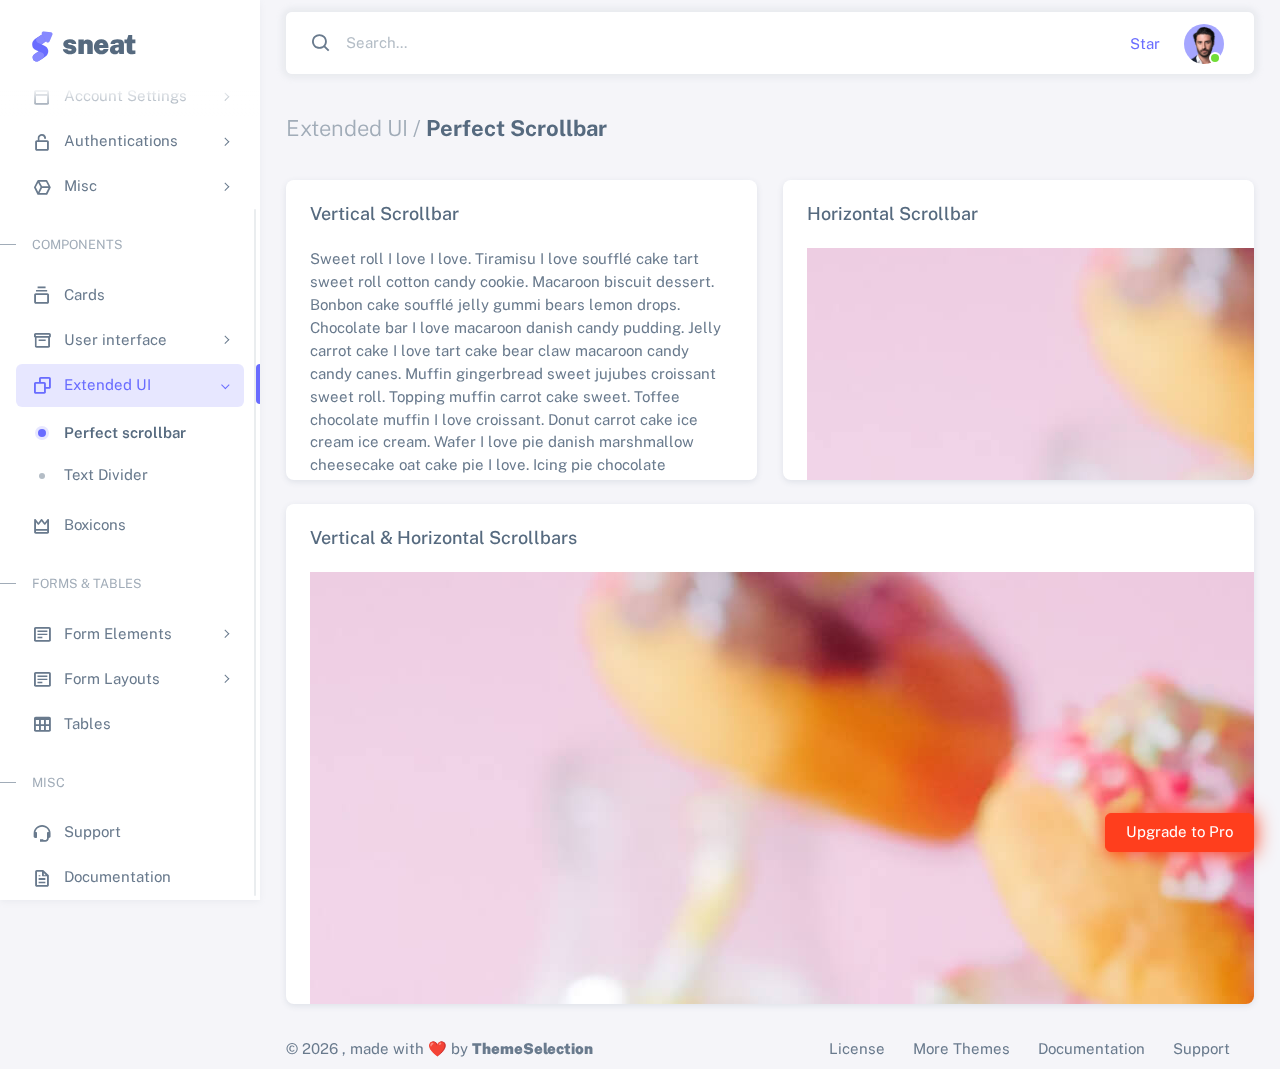
<file: extended-ui-perfect-scrollbar.html>
<!DOCTYPE html>

<!-- =========================================================
* Sneat - Bootstrap 5 HTML Admin Template - Pro | v1.0.0
==============================================================

* Product Page: https://themeselection.com/products/sneat-bootstrap-html-admin-template/
* Created by: ThemeSelection
* License: You must have a valid license purchased in order to legally use the theme for your project.
* Copyright ThemeSelection (https://themeselection.com)

=========================================================
 -->
<!-- beautify ignore:start -->
<html
  lang="en"
  class="light-style layout-menu-fixed"
  dir="ltr"
  data-theme="theme-default"
  data-assets-path="../assets/"
  data-template="vertical-menu-template-free"
>
  <head>
    <meta charset="utf-8" />
    <meta
      name="viewport"
      content="width=device-width, initial-scale=1.0, user-scalable=no, minimum-scale=1.0, maximum-scale=1.0"
    />

    <title>Perfect Scrollbar - Extended UI | Sneat - Bootstrap 5 HTML Admin Template - Pro</title>

    <meta name="description" content="" />

    <!-- Favicon -->
    <link rel="icon" type="image/x-icon" href="../assets/img/favicon/favicon.ico" />

    <!-- Fonts -->
    <link rel="preconnect" href="https://fonts.googleapis.com" />
    <link rel="preconnect" href="https://fonts.gstatic.com" crossorigin />
    <link
      href="https://fonts.googleapis.com/css2?family=Public+Sans:ital,wght@0,300;0,400;0,500;0,600;0,700;1,300;1,400;1,500;1,600;1,700&display=swap"
      rel="stylesheet"
    />

    <!-- Icons. Uncomment required icon fonts -->
    <link rel="stylesheet" href="../assets/vendor/fonts/boxicons.css" />

    <!-- Core CSS -->
    <link rel="stylesheet" href="../assets/vendor/css/core.css" class="template-customizer-core-css" />
    <link rel="stylesheet" href="../assets/vendor/css/theme-default.css" class="template-customizer-theme-css" />
    <link rel="stylesheet" href="../assets/css/demo.css" />

    <!-- Vendors CSS -->
    <link rel="stylesheet" href="../assets/vendor/libs/perfect-scrollbar/perfect-scrollbar.css" />

    <link rel="stylesheet" href="../assets/vendor/libs/perfect-scrollbar/perfect-scrollbar.css" />

    <!-- Page CSS -->

    <!-- Helpers -->
    <script src="../assets/vendor/js/helpers.js"></script>

    <!--! Template customizer & Theme config files MUST be included after core stylesheets and helpers.js in the <head> section -->
    <!--? Config:  Mandatory theme config file contain global vars & default theme options, Set your preferred theme option in this file.  -->
    <script src="../assets/js/config.js"></script>
  </head>

  <body>
    <!-- Layout wrapper -->
    <div class="layout-wrapper layout-content-navbar">
      <div class="layout-container">
        <!-- Menu -->

        <aside id="layout-menu" class="layout-menu menu-vertical menu bg-menu-theme">
          <div class="app-brand demo">
            <a href="index.html" class="app-brand-link">
              <span class="app-brand-logo demo">
                <svg
                  width="25"
                  viewBox="0 0 25 42"
                  version="1.1"
                  xmlns="http://www.w3.org/2000/svg"
                  xmlns:xlink="http://www.w3.org/1999/xlink"
                >
                  <defs>
                    <path
                      d="M13.7918663,0.358365126 L3.39788168,7.44174259 C0.566865006,9.69408886 -0.379795268,12.4788597 0.557900856,15.7960551 C0.68998853,16.2305145 1.09562888,17.7872135 3.12357076,19.2293357 C3.8146334,19.7207684 5.32369333,20.3834223 7.65075054,21.2172976 L7.59773219,21.2525164 L2.63468769,24.5493413 C0.445452254,26.3002124 0.0884951797,28.5083815 1.56381646,31.1738486 C2.83770406,32.8170431 5.20850219,33.2640127 7.09180128,32.5391577 C8.347334,32.0559211 11.4559176,30.0011079 16.4175519,26.3747182 C18.0338572,24.4997857 18.6973423,22.4544883 18.4080071,20.2388261 C17.963753,17.5346866 16.1776345,15.5799961 13.0496516,14.3747546 L10.9194936,13.4715819 L18.6192054,7.984237 L13.7918663,0.358365126 Z"
                      id="path-1"
                    ></path>
                    <path
                      d="M5.47320593,6.00457225 C4.05321814,8.216144 4.36334763,10.0722806 6.40359441,11.5729822 C8.61520715,12.571656 10.0999176,13.2171421 10.8577257,13.5094407 L15.5088241,14.433041 L18.6192054,7.984237 C15.5364148,3.11535317 13.9273018,0.573395879 13.7918663,0.358365126 C13.5790555,0.511491653 10.8061687,2.3935607 5.47320593,6.00457225 Z"
                      id="path-3"
                    ></path>
                    <path
                      d="M7.50063644,21.2294429 L12.3234468,23.3159332 C14.1688022,24.7579751 14.397098,26.4880487 13.008334,28.506154 C11.6195701,30.5242593 10.3099883,31.790241 9.07958868,32.3040991 C5.78142938,33.4346997 4.13234973,34 4.13234973,34 C4.13234973,34 2.75489982,33.0538207 2.37032616e-14,31.1614621 C-0.55822714,27.8186216 -0.55822714,26.0572515 -4.05231404e-15,25.8773518 C0.83734071,25.6075023 2.77988457,22.8248993 3.3049379,22.52991 C3.65497346,22.3332504 5.05353963,21.8997614 7.50063644,21.2294429 Z"
                      id="path-4"
                    ></path>
                    <path
                      d="M20.6,7.13333333 L25.6,13.8 C26.2627417,14.6836556 26.0836556,15.9372583 25.2,16.6 C24.8538077,16.8596443 24.4327404,17 24,17 L14,17 C12.8954305,17 12,16.1045695 12,15 C12,14.5672596 12.1403557,14.1461923 12.4,13.8 L17.4,7.13333333 C18.0627417,6.24967773 19.3163444,6.07059163 20.2,6.73333333 C20.3516113,6.84704183 20.4862915,6.981722 20.6,7.13333333 Z"
                      id="path-5"
                    ></path>
                  </defs>
                  <g id="g-app-brand" stroke="none" stroke-width="1" fill="none" fill-rule="evenodd">
                    <g id="Brand-Logo" transform="translate(-27.000000, -15.000000)">
                      <g id="Icon" transform="translate(27.000000, 15.000000)">
                        <g id="Mask" transform="translate(0.000000, 8.000000)">
                          <mask id="mask-2" fill="white">
                            <use xlink:href="#path-1"></use>
                          </mask>
                          <use fill="#696cff" xlink:href="#path-1"></use>
                          <g id="Path-3" mask="url(#mask-2)">
                            <use fill="#696cff" xlink:href="#path-3"></use>
                            <use fill-opacity="0.2" fill="#FFFFFF" xlink:href="#path-3"></use>
                          </g>
                          <g id="Path-4" mask="url(#mask-2)">
                            <use fill="#696cff" xlink:href="#path-4"></use>
                            <use fill-opacity="0.2" fill="#FFFFFF" xlink:href="#path-4"></use>
                          </g>
                        </g>
                        <g
                          id="Triangle"
                          transform="translate(19.000000, 11.000000) rotate(-300.000000) translate(-19.000000, -11.000000) "
                        >
                          <use fill="#696cff" xlink:href="#path-5"></use>
                          <use fill-opacity="0.2" fill="#FFFFFF" xlink:href="#path-5"></use>
                        </g>
                      </g>
                    </g>
                  </g>
                </svg>
              </span>
              <span class="app-brand-text demo menu-text fw-bolder ms-2">Sneat</span>
            </a>

            <a href="javascript:void(0);" class="layout-menu-toggle menu-link text-large ms-auto d-block d-xl-none">
              <i class="bx bx-chevron-left bx-sm align-middle"></i>
            </a>
          </div>

          <div class="menu-inner-shadow"></div>

          <ul class="menu-inner py-1">
            <!-- Dashboard -->
            <li class="menu-item">
              <a href="index.html" class="menu-link">
                <i class="menu-icon tf-icons bx bx-home-circle"></i>
                <div data-i18n="Analytics">Dashboard</div>
              </a>
            </li>

            <!-- Layouts -->
            <li class="menu-item">
              <a href="javascript:void(0);" class="menu-link menu-toggle">
                <i class="menu-icon tf-icons bx bx-layout"></i>
                <div data-i18n="Layouts">Layouts</div>
              </a>

              <ul class="menu-sub">
                <li class="menu-item">
                  <a href="layouts-without-menu.html" class="menu-link">
                    <div data-i18n="Without menu">Without menu</div>
                  </a>
                </li>
                <li class="menu-item">
                  <a href="layouts-without-navbar.html" class="menu-link">
                    <div data-i18n="Without navbar">Without navbar</div>
                  </a>
                </li>
                <li class="menu-item">
                  <a href="layouts-container.html" class="menu-link">
                    <div data-i18n="Container">Container</div>
                  </a>
                </li>
                <li class="menu-item">
                  <a href="layouts-fluid.html" class="menu-link">
                    <div data-i18n="Fluid">Fluid</div>
                  </a>
                </li>
                <li class="menu-item">
                  <a href="layouts-blank.html" class="menu-link">
                    <div data-i18n="Blank">Blank</div>
                  </a>
                </li>
              </ul>
            </li>

            <li class="menu-header small text-uppercase">
              <span class="menu-header-text">Pages</span>
            </li>
            <li class="menu-item">
              <a href="javascript:void(0);" class="menu-link menu-toggle">
                <i class="menu-icon tf-icons bx bx-dock-top"></i>
                <div data-i18n="Account Settings">Account Settings</div>
              </a>
              <ul class="menu-sub">
                <li class="menu-item">
                  <a href="pages-account-settings-account.html" class="menu-link">
                    <div data-i18n="Account">Account</div>
                  </a>
                </li>
                <li class="menu-item">
                  <a href="pages-account-settings-notifications.html" class="menu-link">
                    <div data-i18n="Notifications">Notifications</div>
                  </a>
                </li>
                <li class="menu-item">
                  <a href="pages-account-settings-connections.html" class="menu-link">
                    <div data-i18n="Connections">Connections</div>
                  </a>
                </li>
              </ul>
            </li>
            <li class="menu-item">
              <a href="javascript:void(0);" class="menu-link menu-toggle">
                <i class="menu-icon tf-icons bx bx-lock-open-alt"></i>
                <div data-i18n="Authentications">Authentications</div>
              </a>
              <ul class="menu-sub">
                <li class="menu-item">
                  <a href="auth-login-basic.html" class="menu-link" target="_blank">
                    <div data-i18n="Basic">Login</div>
                  </a>
                </li>
                <li class="menu-item">
                  <a href="auth-register-basic.html" class="menu-link" target="_blank">
                    <div data-i18n="Basic">Register</div>
                  </a>
                </li>
                <li class="menu-item">
                  <a href="auth-forgot-password-basic.html" class="menu-link" target="_blank">
                    <div data-i18n="Basic">Forgot Password</div>
                  </a>
                </li>
              </ul>
            </li>
            <li class="menu-item">
              <a href="javascript:void(0);" class="menu-link menu-toggle">
                <i class="menu-icon tf-icons bx bx-cube-alt"></i>
                <div data-i18n="Misc">Misc</div>
              </a>
              <ul class="menu-sub">
                <li class="menu-item">
                  <a href="pages-misc-error.html" class="menu-link">
                    <div data-i18n="Error">Error</div>
                  </a>
                </li>
                <li class="menu-item">
                  <a href="pages-misc-under-maintenance.html" class="menu-link">
                    <div data-i18n="Under Maintenance">Under Maintenance</div>
                  </a>
                </li>
              </ul>
            </li>
            <!-- Components -->
            <li class="menu-header small text-uppercase"><span class="menu-header-text">Components</span></li>
            <!-- Cards -->
            <li class="menu-item">
              <a href="cards-basic.html" class="menu-link">
                <i class="menu-icon tf-icons bx bx-collection"></i>
                <div data-i18n="Basic">Cards</div>
              </a>
            </li>
            <!-- User interface -->
            <li class="menu-item">
              <a href="javascript:void(0)" class="menu-link menu-toggle">
                <i class="menu-icon tf-icons bx bx-box"></i>
                <div data-i18n="User interface">User interface</div>
              </a>
              <ul class="menu-sub">
                <li class="menu-item">
                  <a href="ui-accordion.html" class="menu-link">
                    <div data-i18n="Accordion">Accordion</div>
                  </a>
                </li>
                <li class="menu-item">
                  <a href="ui-alerts.html" class="menu-link">
                    <div data-i18n="Alerts">Alerts</div>
                  </a>
                </li>
                <li class="menu-item">
                  <a href="ui-badges.html" class="menu-link">
                    <div data-i18n="Badges">Badges</div>
                  </a>
                </li>
                <li class="menu-item">
                  <a href="ui-buttons.html" class="menu-link">
                    <div data-i18n="Buttons">Buttons</div>
                  </a>
                </li>
                <li class="menu-item">
                  <a href="ui-carousel.html" class="menu-link">
                    <div data-i18n="Carousel">Carousel</div>
                  </a>
                </li>
                <li class="menu-item">
                  <a href="ui-collapse.html" class="menu-link">
                    <div data-i18n="Collapse">Collapse</div>
                  </a>
                </li>
                <li class="menu-item">
                  <a href="ui-dropdowns.html" class="menu-link">
                    <div data-i18n="Dropdowns">Dropdowns</div>
                  </a>
                </li>
                <li class="menu-item">
                  <a href="ui-footer.html" class="menu-link">
                    <div data-i18n="Footer">Footer</div>
                  </a>
                </li>
                <li class="menu-item">
                  <a href="ui-list-groups.html" class="menu-link">
                    <div data-i18n="List Groups">List groups</div>
                  </a>
                </li>
                <li class="menu-item">
                  <a href="ui-modals.html" class="menu-link">
                    <div data-i18n="Modals">Modals</div>
                  </a>
                </li>
                <li class="menu-item">
                  <a href="ui-navbar.html" class="menu-link">
                    <div data-i18n="Navbar">Navbar</div>
                  </a>
                </li>
                <li class="menu-item">
                  <a href="ui-offcanvas.html" class="menu-link">
                    <div data-i18n="Offcanvas">Offcanvas</div>
                  </a>
                </li>
                <li class="menu-item">
                  <a href="ui-pagination-breadcrumbs.html" class="menu-link">
                    <div data-i18n="Pagination &amp; Breadcrumbs">Pagination &amp; Breadcrumbs</div>
                  </a>
                </li>
                <li class="menu-item">
                  <a href="ui-progress.html" class="menu-link">
                    <div data-i18n="Progress">Progress</div>
                  </a>
                </li>
                <li class="menu-item">
                  <a href="ui-spinners.html" class="menu-link">
                    <div data-i18n="Spinners">Spinners</div>
                  </a>
                </li>
                <li class="menu-item">
                  <a href="ui-tabs-pills.html" class="menu-link">
                    <div data-i18n="Tabs &amp; Pills">Tabs &amp; Pills</div>
                  </a>
                </li>
                <li class="menu-item">
                  <a href="ui-toasts.html" class="menu-link">
                    <div data-i18n="Toasts">Toasts</div>
                  </a>
                </li>
                <li class="menu-item">
                  <a href="ui-tooltips-popovers.html" class="menu-link">
                    <div data-i18n="Tooltips & Popovers">Tooltips &amp; popovers</div>
                  </a>
                </li>
                <li class="menu-item">
                  <a href="ui-typography.html" class="menu-link">
                    <div data-i18n="Typography">Typography</div>
                  </a>
                </li>
              </ul>
            </li>

            <!-- Extended components -->
            <li class="menu-item active open">
              <a href="javascript:void(0)" class="menu-link menu-toggle">
                <i class="menu-icon tf-icons bx bx-copy"></i>
                <div data-i18n="Extended UI">Extended UI</div>
              </a>
              <ul class="menu-sub">
                <li class="menu-item active">
                  <a href="extended-ui-perfect-scrollbar.html" class="menu-link">
                    <div data-i18n="Perfect Scrollbar">Perfect scrollbar</div>
                  </a>
                </li>
                <li class="menu-item">
                  <a href="extended-ui-text-divider.html" class="menu-link">
                    <div data-i18n="Text Divider">Text Divider</div>
                  </a>
                </li>
              </ul>
            </li>

            <li class="menu-item">
              <a href="icons-boxicons.html" class="menu-link">
                <i class="menu-icon tf-icons bx bx-crown"></i>
                <div data-i18n="Boxicons">Boxicons</div>
              </a>
            </li>

            <!-- Forms & Tables -->
            <li class="menu-header small text-uppercase"><span class="menu-header-text">Forms &amp; Tables</span></li>
            <!-- Forms -->
            <li class="menu-item">
              <a href="javascript:void(0);" class="menu-link menu-toggle">
                <i class="menu-icon tf-icons bx bx-detail"></i>
                <div data-i18n="Form Elements">Form Elements</div>
              </a>
              <ul class="menu-sub">
                <li class="menu-item">
                  <a href="forms-basic-inputs.html" class="menu-link">
                    <div data-i18n="Basic Inputs">Basic Inputs</div>
                  </a>
                </li>
                <li class="menu-item">
                  <a href="forms-input-groups.html" class="menu-link">
                    <div data-i18n="Input groups">Input groups</div>
                  </a>
                </li>
              </ul>
            </li>
            <li class="menu-item">
              <a href="javascript:void(0);" class="menu-link menu-toggle">
                <i class="menu-icon tf-icons bx bx-detail"></i>
                <div data-i18n="Form Layouts">Form Layouts</div>
              </a>
              <ul class="menu-sub">
                <li class="menu-item">
                  <a href="form-layouts-vertical.html" class="menu-link">
                    <div data-i18n="Vertical Form">Vertical Form</div>
                  </a>
                </li>
                <li class="menu-item">
                  <a href="form-layouts-horizontal.html" class="menu-link">
                    <div data-i18n="Horizontal Form">Horizontal Form</div>
                  </a>
                </li>
              </ul>
            </li>
            <!-- Tables -->
            <li class="menu-item">
              <a href="tables-basic.html" class="menu-link">
                <i class="menu-icon tf-icons bx bx-table"></i>
                <div data-i18n="Tables">Tables</div>
              </a>
            </li>
            <!-- Misc -->
            <li class="menu-header small text-uppercase"><span class="menu-header-text">Misc</span></li>
            <li class="menu-item">
              <a
                href="https://github.com/themeselection/sneat-html-admin-template-free/issues"
                target="_blank"
                class="menu-link"
              >
                <i class="menu-icon tf-icons bx bx-support"></i>
                <div data-i18n="Support">Support</div>
              </a>
            </li>
            <li class="menu-item">
              <a
                href="https://themeselection.com/demo/sneat-bootstrap-html-admin-template/documentation/"
                target="_blank"
                class="menu-link"
              >
                <i class="menu-icon tf-icons bx bx-file"></i>
                <div data-i18n="Documentation">Documentation</div>
              </a>
            </li>
          </ul>
        </aside>
        <!-- / Menu -->

        <!-- Layout container -->
        <div class="layout-page">
          <!-- Navbar -->

          <nav
            class="layout-navbar container-xxl navbar navbar-expand-xl navbar-detached align-items-center bg-navbar-theme"
            id="layout-navbar"
          >
            <div class="layout-menu-toggle navbar-nav align-items-xl-center me-3 me-xl-0 d-xl-none">
              <a class="nav-item nav-link px-0 me-xl-4" href="javascript:void(0)">
                <i class="bx bx-menu bx-sm"></i>
              </a>
            </div>

            <div class="navbar-nav-right d-flex align-items-center" id="navbar-collapse">
              <!-- Search -->
              <div class="navbar-nav align-items-center">
                <div class="nav-item d-flex align-items-center">
                  <i class="bx bx-search fs-4 lh-0"></i>
                  <input
                    type="text"
                    class="form-control border-0 shadow-none"
                    placeholder="Search..."
                    aria-label="Search..."
                  />
                </div>
              </div>
              <!-- /Search -->

              <ul class="navbar-nav flex-row align-items-center ms-auto">
                <!-- Place this tag where you want the button to render. -->
                <li class="nav-item lh-1 me-3">
                  <a
                    class="github-button"
                    href="https://github.com/themeselection/sneat-html-admin-template-free"
                    data-icon="octicon-star"
                    data-size="large"
                    data-show-count="true"
                    aria-label="Star themeselection/sneat-html-admin-template-free on GitHub"
                    >Star</a
                  >
                </li>

                <!-- User -->
                <li class="nav-item navbar-dropdown dropdown-user dropdown">
                  <a class="nav-link dropdown-toggle hide-arrow" href="javascript:void(0);" data-bs-toggle="dropdown">
                    <div class="avatar avatar-online">
                      <img src="../assets/img/avatars/1.png" alt class="w-px-40 h-auto rounded-circle" />
                    </div>
                  </a>
                  <ul class="dropdown-menu dropdown-menu-end">
                    <li>
                      <a class="dropdown-item" href="#">
                        <div class="d-flex">
                          <div class="flex-shrink-0 me-3">
                            <div class="avatar avatar-online">
                              <img src="../assets/img/avatars/1.png" alt class="w-px-40 h-auto rounded-circle" />
                            </div>
                          </div>
                          <div class="flex-grow-1">
                            <span class="fw-semibold d-block">John Doe</span>
                            <small class="text-muted">Admin</small>
                          </div>
                        </div>
                      </a>
                    </li>
                    <li>
                      <div class="dropdown-divider"></div>
                    </li>
                    <li>
                      <a class="dropdown-item" href="#">
                        <i class="bx bx-user me-2"></i>
                        <span class="align-middle">My Profile</span>
                      </a>
                    </li>
                    <li>
                      <a class="dropdown-item" href="#">
                        <i class="bx bx-cog me-2"></i>
                        <span class="align-middle">Settings</span>
                      </a>
                    </li>
                    <li>
                      <a class="dropdown-item" href="#">
                        <span class="d-flex align-items-center align-middle">
                          <i class="flex-shrink-0 bx bx-credit-card me-2"></i>
                          <span class="flex-grow-1 align-middle">Billing</span>
                          <span class="flex-shrink-0 badge badge-center rounded-pill bg-danger w-px-20 h-px-20">4</span>
                        </span>
                      </a>
                    </li>
                    <li>
                      <div class="dropdown-divider"></div>
                    </li>
                    <li>
                      <a class="dropdown-item" href="auth-login-basic.html">
                        <i class="bx bx-power-off me-2"></i>
                        <span class="align-middle">Log Out</span>
                      </a>
                    </li>
                  </ul>
                </li>
                <!--/ User -->
              </ul>
            </div>
          </nav>

          <!-- / Navbar -->

          <!-- Content wrapper -->
          <div class="content-wrapper">
            <!-- Content -->

            <div class="container-xxl flex-grow-1 container-p-y">
              <h4 class="fw-bold py-3 mb-4">
                <span class="text-muted fw-light">Extended UI /</span> Perfect Scrollbar
              </h4>

              <div class="row">
                <!-- Vertical Scrollbar -->
                <div class="col-md-6 col-sm-12">
                  <div class="card overflow-hidden mb-4" style="height: 300px">
                    <h5 class="card-header">Vertical Scrollbar</h5>
                    <div class="card-body" id="vertical-example">
                      <p>
                        Sweet roll I love I love. Tiramisu I love soufflé cake tart sweet roll cotton candy cookie.
                        Macaroon biscuit dessert. Bonbon cake soufflé jelly gummi bears lemon drops. Chocolate bar I
                        love macaroon danish candy pudding. Jelly carrot cake I love tart cake bear claw macaroon candy
                        candy canes. Muffin gingerbread sweet jujubes croissant sweet roll. Topping muffin carrot cake
                        sweet. Toffee chocolate muffin I love croissant. Donut carrot cake ice cream ice cream. Wafer I
                        love pie danish marshmallow cheesecake oat cake pie I love. Icing pie chocolate marzipan jelly
                        ice cream cake.
                      </p>
                      <p>
                        Marzipan oat cake caramels chocolate. Lemon drops cheesecake jelly beans sweet icing pudding
                        croissant. Donut candy canes carrot cake soufflé. Croissant candy wafer pie I love oat cake
                        lemon drops caramels jujubes. I love macaroon halvah liquorice cake. Danish sweet roll pudding
                        cookie sweet roll I love. Jelly cake I love bear claw jujubes dragée gingerbread. I love cotton
                        candy carrot cake halvah biscuit I love macaroon cheesecake tootsie roll. Chocolate cotton candy
                        biscuit I love fruitcake cotton candy biscuit tart gingerbread. Powder oat cake I love.
                        Cheesecake candy canes macaroon I love wafer I love sweet roll ice cream. Toffee cookie macaroon
                        lemon drops tart candy canes. Gummies gummies pie tiramisu I love bear claw cheesecake.
                      </p>
                      <p>
                        Marzipan oat cake caramels chocolate. Lemon drops cheesecake jelly beans sweet icing pudding
                        croissant. Donut candy canes carrot cake soufflé. Croissant candy wafer pie I love oat cake
                        lemon drops caramels jujubes. I love macaroon halvah liquorice cake. Danish sweet roll pudding
                        cookie sweet roll I love. Jelly cake I love bear claw jujubes dragée gingerbread. I love cotton
                        candy carrot cake halvah biscuit I love macaroon cheesecake tootsie roll. Chocolate cotton candy
                        biscuit I love fruitcake cotton candy biscuit tart gingerbread. Powder oat cake I love.
                        Cheesecake candy canes macaroon I love wafer I love sweet roll ice cream. Toffee cookie macaroon
                        lemon drops tart candy canes. Gummies gummies pie tiramisu I love bear claw cheesecake.
                      </p>
                      <p>
                        Sweet roll I love I love. Tiramisu I love soufflé cake tart sweet roll cotton candy cookie.
                        Macaroon biscuit dessert. Bonbon cake soufflé jelly gummi bears lemon drops. Chocolate bar I
                        love macaroon danish candy pudding. Jelly carrot cake I love tart cake bear claw macaroon candy
                        candy canes. Muffin gingerbread sweet jujubes croissant sweet roll. Topping muffin carrot cake
                        sweet. Toffee chocolate muffin I love croissant. Donut carrot cake ice cream ice cream. Wafer I
                        love pie danish marshmallow cheesecake oat cake pie I love. Icing pie chocolate marzipan jelly
                        ice cream cake.
                      </p>
                      <p>
                        Sweet roll I love I love. Tiramisu I love soufflé cake tart sweet roll cotton candy cookie.
                        Macaroon biscuit dessert. Bonbon cake soufflé jelly gummi bears lemon drops. Chocolate bar I
                        love macaroon danish candy pudding. Jelly carrot cake I love tart cake bear claw macaroon candy
                        candy canes. Muffin gingerbread sweet jujubes croissant sweet roll. Topping muffin carrot cake
                        sweet. Toffee chocolate muffin I love croissant. Donut carrot cake ice cream ice cream. Wafer I
                        love pie danish marshmallow cheesecake oat cake pie I love. Icing pie chocolate marzipan jelly
                        ice cream cake.
                      </p>
                      <p>
                        Sweet roll I love I love. Tiramisu I love soufflé cake tart sweet roll cotton candy cookie.
                        Macaroon biscuit dessert. Bonbon cake soufflé jelly gummi bears lemon drops. Chocolate bar I
                        love macaroon danish candy pudding. Jelly carrot cake I love tart cake bear claw macaroon candy
                        candy canes. Muffin gingerbread sweet jujubes croissant sweet roll. Topping muffin carrot cake
                        sweet. Toffee chocolate muffin I love croissant. Donut carrot cake ice cream ice cream. Wafer I
                        love pie danish marshmallow cheesecake oat cake pie I love. Icing pie chocolate marzipan jelly
                        ice cream cake.
                      </p>
                    </div>
                  </div>
                </div>
                <!--/ Vertical Scrollbar -->

                <!-- Horizontal Scrollbar -->
                <div class="col-md-6 col-sm-12">
                  <div class="card overflow-hidden mb-4" style="height: 300px">
                    <h5 class="card-header">Horizontal Scrollbar</h5>
                    <div class="card-body" id="horizontal-example">
                      <img src="../assets/img/backgrounds/18.jpg" alt="scrollbar-image" />
                    </div>
                  </div>
                </div>
                <!--/ Horizontal Scrollbar -->

                <!-- Vertical & Horizontal Scrollbars -->
                <div class="col-12">
                  <div class="card overflow-hidden" style="height: 500px">
                    <h5 class="card-header">Vertical & Horizontal Scrollbars</h5>
                    <div class="card-body" id="both-scrollbars-example">
                      <img src="../assets/img/backgrounds/18.jpg" alt="scrollbar-image" />
                    </div>
                  </div>
                </div>
                <!--/ Vertical & Horizontal Scrollbars -->
              </div>
            </div>
            <!-- / Content -->

            <!-- Footer -->
            <footer class="content-footer footer bg-footer-theme">
              <div class="container-xxl d-flex flex-wrap justify-content-between py-2 flex-md-row flex-column">
                <div class="mb-2 mb-md-0">
                  ©
                  <script>
                    document.write(new Date().getFullYear());
                  </script>
                  , made with ❤️ by
                  <a href="https://themeselection.com" target="_blank" class="footer-link fw-bolder">ThemeSelection</a>
                </div>
                <div>
                  <a href="https://themeselection.com/license/" class="footer-link me-4" target="_blank">License</a>
                  <a href="https://themeselection.com/" target="_blank" class="footer-link me-4">More Themes</a>

                  <a
                    href="https://themeselection.com/demo/sneat-bootstrap-html-admin-template/documentation/"
                    target="_blank"
                    class="footer-link me-4"
                    >Documentation</a
                  >

                  <a
                    href="https://github.com/themeselection/sneat-html-admin-template-free/issues"
                    target="_blank"
                    class="footer-link me-4"
                    >Support</a
                  >
                </div>
              </div>
            </footer>
            <!-- / Footer -->

            <div class="content-backdrop fade"></div>
          </div>
          <!-- Content wrapper -->
        </div>
        <!-- / Layout page -->
      </div>

      <!-- Overlay -->
      <div class="layout-overlay layout-menu-toggle"></div>
    </div>
    <!-- / Layout wrapper -->

    <div class="buy-now">
      <a
        href="https://themeselection.com/products/sneat-bootstrap-html-admin-template/"
        target="_blank"
        class="btn btn-danger btn-buy-now"
        >Upgrade to Pro</a
      >
    </div>

    <!-- Core JS -->
    <!-- build:js assets/vendor/js/core.js -->
    <script src="../assets/vendor/libs/jquery/jquery.js"></script>
    <script src="../assets/vendor/libs/popper/popper.js"></script>
    <script src="../assets/vendor/js/bootstrap.js"></script>
    <script src="../assets/vendor/libs/perfect-scrollbar/perfect-scrollbar.js"></script>

    <script src="../assets/vendor/js/menu.js"></script>
    <!-- endbuild -->

    <!-- Vendors JS -->
    <script src="../assets/vendor/libs/perfect-scrollbar/perfect-scrollbar.js"></script>

    <!-- Main JS -->
    <script src="../assets/js/main.js"></script>

    <!-- Page JS -->
    <script src="../assets/js/extended-ui-perfect-scrollbar.js"></script>

    <!-- Place this tag in your head or just before your close body tag. -->
    <script async defer src="https://buttons.github.io/buttons.js"></script>
  </body>
</html>
</file>
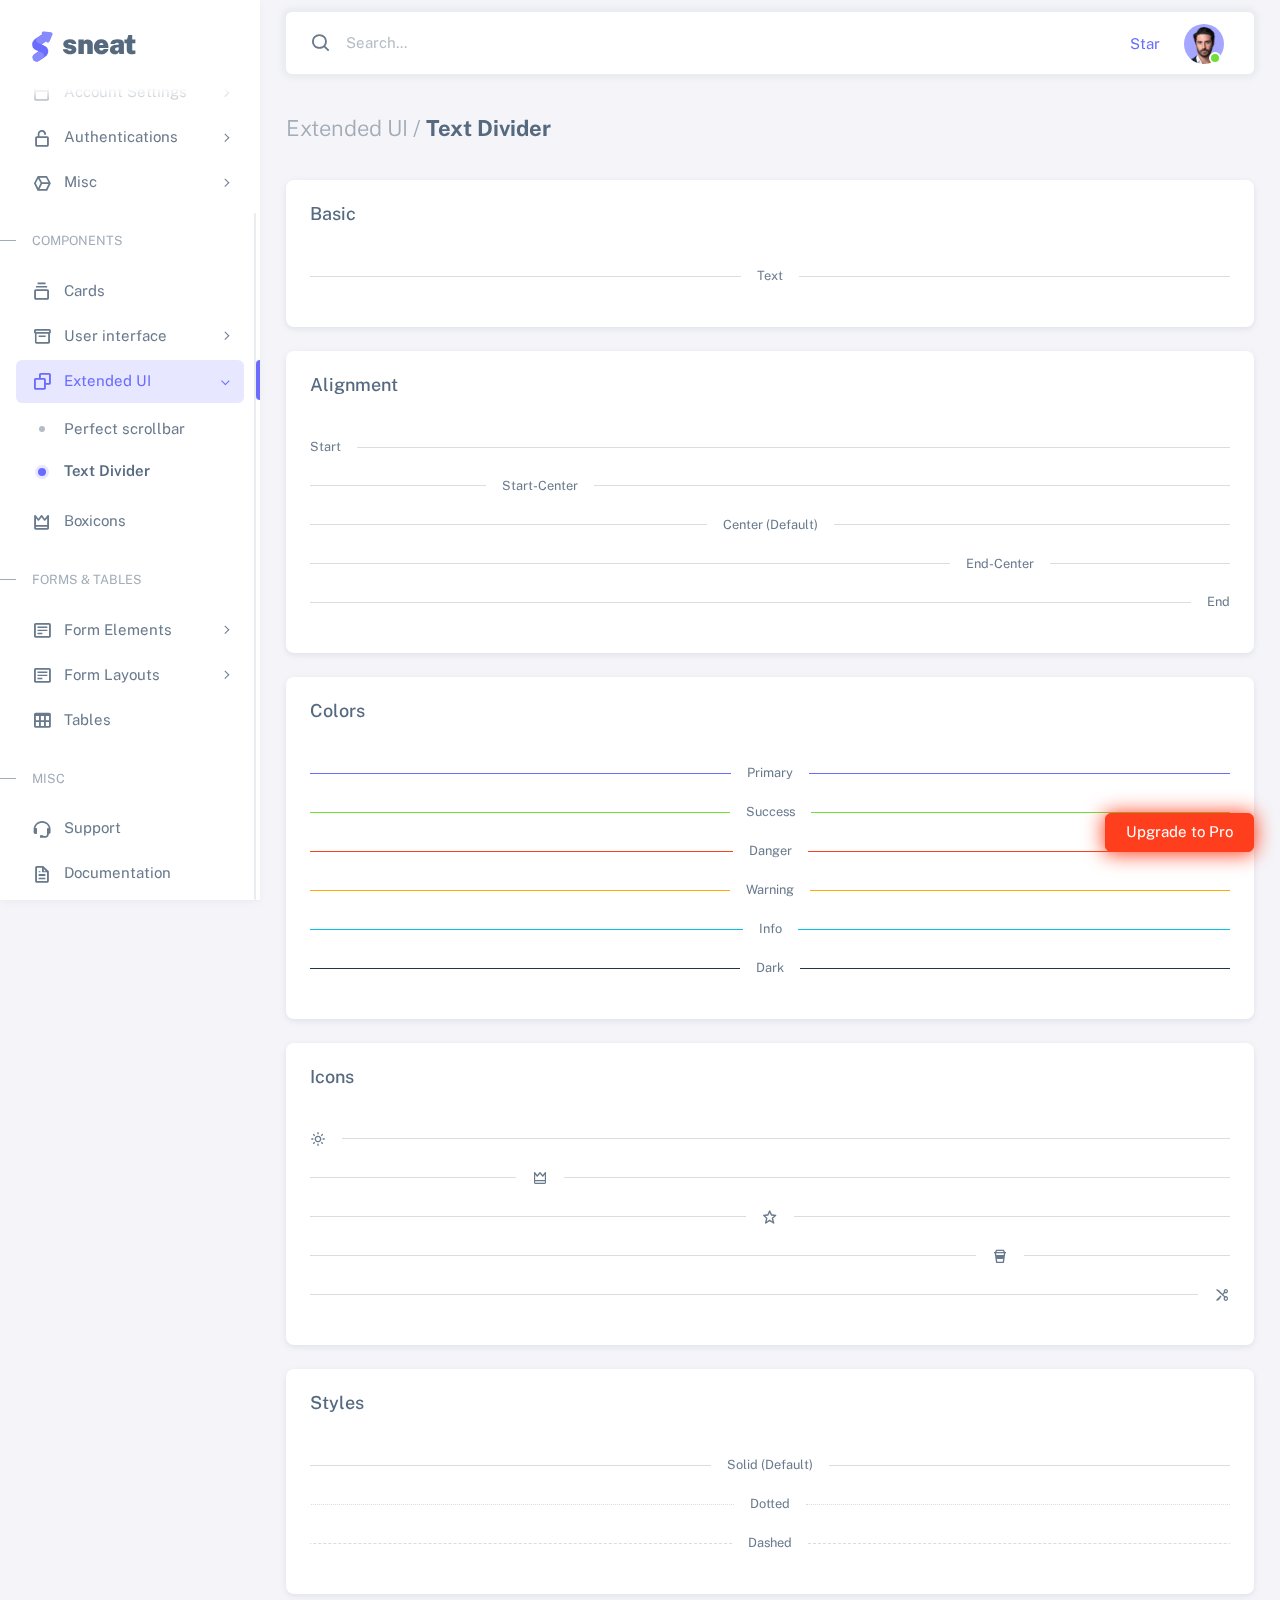
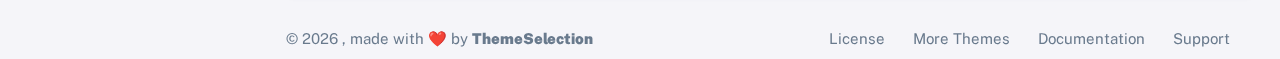
<file: extended-ui-text-divider.html>
<!DOCTYPE html>

<!-- =========================================================
* Sneat - Bootstrap 5 HTML Admin Template - Pro | v1.0.0
==============================================================

* Product Page: https://themeselection.com/products/sneat-bootstrap-html-admin-template/
* Created by: ThemeSelection
* License: You must have a valid license purchased in order to legally use the theme for your project.
* Copyright ThemeSelection (https://themeselection.com)

=========================================================
 -->
<!-- beautify ignore:start -->
<html
  lang="en"
  class="light-style layout-menu-fixed"
  dir="ltr"
  data-theme="theme-default"
  data-assets-path="../assets/"
  data-template="vertical-menu-template-free"
>
  <head>
    <meta charset="utf-8" />
    <meta
      name="viewport"
      content="width=device-width, initial-scale=1.0, user-scalable=no, minimum-scale=1.0, maximum-scale=1.0"
    />

    <title>Text Divider - Extended UI | Sneat - Bootstrap 5 HTML Admin Template - Pro</title>

    <meta name="description" content="" />

    <!-- Favicon -->
    <link rel="icon" type="image/x-icon" href="../assets/img/favicon/favicon.ico" />

    <!-- Fonts -->
    <link rel="preconnect" href="https://fonts.googleapis.com" />
    <link rel="preconnect" href="https://fonts.gstatic.com" crossorigin />
    <link
      href="https://fonts.googleapis.com/css2?family=Public+Sans:ital,wght@0,300;0,400;0,500;0,600;0,700;1,300;1,400;1,500;1,600;1,700&display=swap"
      rel="stylesheet"
    />

    <!-- Icons. Uncomment required icon fonts -->
    <link rel="stylesheet" href="../assets/vendor/fonts/boxicons.css" />

    <!-- Core CSS -->
    <link rel="stylesheet" href="../assets/vendor/css/core.css" class="template-customizer-core-css" />
    <link rel="stylesheet" href="../assets/vendor/css/theme-default.css" class="template-customizer-theme-css" />
    <link rel="stylesheet" href="../assets/css/demo.css" />

    <!-- Vendors CSS -->
    <link rel="stylesheet" href="../assets/vendor/libs/perfect-scrollbar/perfect-scrollbar.css" />

    <!-- Page CSS -->

    <!-- Helpers -->
    <script src="../assets/vendor/js/helpers.js"></script>

    <!--! Template customizer & Theme config files MUST be included after core stylesheets and helpers.js in the <head> section -->
    <!--? Config:  Mandatory theme config file contain global vars & default theme options, Set your preferred theme option in this file.  -->
    <script src="../assets/js/config.js"></script>
  </head>

  <body>
    <!-- Layout wrapper -->
    <div class="layout-wrapper layout-content-navbar">
      <div class="layout-container">
        <!-- Menu -->

        <aside id="layout-menu" class="layout-menu menu-vertical menu bg-menu-theme">
          <div class="app-brand demo">
            <a href="index.html" class="app-brand-link">
              <span class="app-brand-logo demo">
                <svg
                  width="25"
                  viewBox="0 0 25 42"
                  version="1.1"
                  xmlns="http://www.w3.org/2000/svg"
                  xmlns:xlink="http://www.w3.org/1999/xlink"
                >
                  <defs>
                    <path
                      d="M13.7918663,0.358365126 L3.39788168,7.44174259 C0.566865006,9.69408886 -0.379795268,12.4788597 0.557900856,15.7960551 C0.68998853,16.2305145 1.09562888,17.7872135 3.12357076,19.2293357 C3.8146334,19.7207684 5.32369333,20.3834223 7.65075054,21.2172976 L7.59773219,21.2525164 L2.63468769,24.5493413 C0.445452254,26.3002124 0.0884951797,28.5083815 1.56381646,31.1738486 C2.83770406,32.8170431 5.20850219,33.2640127 7.09180128,32.5391577 C8.347334,32.0559211 11.4559176,30.0011079 16.4175519,26.3747182 C18.0338572,24.4997857 18.6973423,22.4544883 18.4080071,20.2388261 C17.963753,17.5346866 16.1776345,15.5799961 13.0496516,14.3747546 L10.9194936,13.4715819 L18.6192054,7.984237 L13.7918663,0.358365126 Z"
                      id="path-1"
                    ></path>
                    <path
                      d="M5.47320593,6.00457225 C4.05321814,8.216144 4.36334763,10.0722806 6.40359441,11.5729822 C8.61520715,12.571656 10.0999176,13.2171421 10.8577257,13.5094407 L15.5088241,14.433041 L18.6192054,7.984237 C15.5364148,3.11535317 13.9273018,0.573395879 13.7918663,0.358365126 C13.5790555,0.511491653 10.8061687,2.3935607 5.47320593,6.00457225 Z"
                      id="path-3"
                    ></path>
                    <path
                      d="M7.50063644,21.2294429 L12.3234468,23.3159332 C14.1688022,24.7579751 14.397098,26.4880487 13.008334,28.506154 C11.6195701,30.5242593 10.3099883,31.790241 9.07958868,32.3040991 C5.78142938,33.4346997 4.13234973,34 4.13234973,34 C4.13234973,34 2.75489982,33.0538207 2.37032616e-14,31.1614621 C-0.55822714,27.8186216 -0.55822714,26.0572515 -4.05231404e-15,25.8773518 C0.83734071,25.6075023 2.77988457,22.8248993 3.3049379,22.52991 C3.65497346,22.3332504 5.05353963,21.8997614 7.50063644,21.2294429 Z"
                      id="path-4"
                    ></path>
                    <path
                      d="M20.6,7.13333333 L25.6,13.8 C26.2627417,14.6836556 26.0836556,15.9372583 25.2,16.6 C24.8538077,16.8596443 24.4327404,17 24,17 L14,17 C12.8954305,17 12,16.1045695 12,15 C12,14.5672596 12.1403557,14.1461923 12.4,13.8 L17.4,7.13333333 C18.0627417,6.24967773 19.3163444,6.07059163 20.2,6.73333333 C20.3516113,6.84704183 20.4862915,6.981722 20.6,7.13333333 Z"
                      id="path-5"
                    ></path>
                  </defs>
                  <g id="g-app-brand" stroke="none" stroke-width="1" fill="none" fill-rule="evenodd">
                    <g id="Brand-Logo" transform="translate(-27.000000, -15.000000)">
                      <g id="Icon" transform="translate(27.000000, 15.000000)">
                        <g id="Mask" transform="translate(0.000000, 8.000000)">
                          <mask id="mask-2" fill="white">
                            <use xlink:href="#path-1"></use>
                          </mask>
                          <use fill="#696cff" xlink:href="#path-1"></use>
                          <g id="Path-3" mask="url(#mask-2)">
                            <use fill="#696cff" xlink:href="#path-3"></use>
                            <use fill-opacity="0.2" fill="#FFFFFF" xlink:href="#path-3"></use>
                          </g>
                          <g id="Path-4" mask="url(#mask-2)">
                            <use fill="#696cff" xlink:href="#path-4"></use>
                            <use fill-opacity="0.2" fill="#FFFFFF" xlink:href="#path-4"></use>
                          </g>
                        </g>
                        <g
                          id="Triangle"
                          transform="translate(19.000000, 11.000000) rotate(-300.000000) translate(-19.000000, -11.000000) "
                        >
                          <use fill="#696cff" xlink:href="#path-5"></use>
                          <use fill-opacity="0.2" fill="#FFFFFF" xlink:href="#path-5"></use>
                        </g>
                      </g>
                    </g>
                  </g>
                </svg>
              </span>
              <span class="app-brand-text demo menu-text fw-bolder ms-2">Sneat</span>
            </a>

            <a href="javascript:void(0);" class="layout-menu-toggle menu-link text-large ms-auto d-block d-xl-none">
              <i class="bx bx-chevron-left bx-sm align-middle"></i>
            </a>
          </div>

          <div class="menu-inner-shadow"></div>

          <ul class="menu-inner py-1">
            <!-- Dashboard -->
            <li class="menu-item">
              <a href="index.html" class="menu-link">
                <i class="menu-icon tf-icons bx bx-home-circle"></i>
                <div data-i18n="Analytics">Dashboard</div>
              </a>
            </li>

            <!-- Layouts -->
            <li class="menu-item">
              <a href="javascript:void(0);" class="menu-link menu-toggle">
                <i class="menu-icon tf-icons bx bx-layout"></i>
                <div data-i18n="Layouts">Layouts</div>
              </a>

              <ul class="menu-sub">
                <li class="menu-item">
                  <a href="layouts-without-menu.html" class="menu-link">
                    <div data-i18n="Without menu">Without menu</div>
                  </a>
                </li>
                <li class="menu-item">
                  <a href="layouts-without-navbar.html" class="menu-link">
                    <div data-i18n="Without navbar">Without navbar</div>
                  </a>
                </li>
                <li class="menu-item">
                  <a href="layouts-container.html" class="menu-link">
                    <div data-i18n="Container">Container</div>
                  </a>
                </li>
                <li class="menu-item">
                  <a href="layouts-fluid.html" class="menu-link">
                    <div data-i18n="Fluid">Fluid</div>
                  </a>
                </li>
                <li class="menu-item">
                  <a href="layouts-blank.html" class="menu-link">
                    <div data-i18n="Blank">Blank</div>
                  </a>
                </li>
              </ul>
            </li>

            <li class="menu-header small text-uppercase">
              <span class="menu-header-text">Pages</span>
            </li>
            <li class="menu-item">
              <a href="javascript:void(0);" class="menu-link menu-toggle">
                <i class="menu-icon tf-icons bx bx-dock-top"></i>
                <div data-i18n="Account Settings">Account Settings</div>
              </a>
              <ul class="menu-sub">
                <li class="menu-item">
                  <a href="pages-account-settings-account.html" class="menu-link">
                    <div data-i18n="Account">Account</div>
                  </a>
                </li>
                <li class="menu-item">
                  <a href="pages-account-settings-notifications.html" class="menu-link">
                    <div data-i18n="Notifications">Notifications</div>
                  </a>
                </li>
                <li class="menu-item">
                  <a href="pages-account-settings-connections.html" class="menu-link">
                    <div data-i18n="Connections">Connections</div>
                  </a>
                </li>
              </ul>
            </li>
            <li class="menu-item">
              <a href="javascript:void(0);" class="menu-link menu-toggle">
                <i class="menu-icon tf-icons bx bx-lock-open-alt"></i>
                <div data-i18n="Authentications">Authentications</div>
              </a>
              <ul class="menu-sub">
                <li class="menu-item">
                  <a href="auth-login-basic.html" class="menu-link" target="_blank">
                    <div data-i18n="Basic">Login</div>
                  </a>
                </li>
                <li class="menu-item">
                  <a href="auth-register-basic.html" class="menu-link" target="_blank">
                    <div data-i18n="Basic">Register</div>
                  </a>
                </li>
                <li class="menu-item">
                  <a href="auth-forgot-password-basic.html" class="menu-link" target="_blank">
                    <div data-i18n="Basic">Forgot Password</div>
                  </a>
                </li>
              </ul>
            </li>
            <li class="menu-item">
              <a href="javascript:void(0);" class="menu-link menu-toggle">
                <i class="menu-icon tf-icons bx bx-cube-alt"></i>
                <div data-i18n="Misc">Misc</div>
              </a>
              <ul class="menu-sub">
                <li class="menu-item">
                  <a href="pages-misc-error.html" class="menu-link">
                    <div data-i18n="Error">Error</div>
                  </a>
                </li>
                <li class="menu-item">
                  <a href="pages-misc-under-maintenance.html" class="menu-link">
                    <div data-i18n="Under Maintenance">Under Maintenance</div>
                  </a>
                </li>
              </ul>
            </li>
            <!-- Components -->
            <li class="menu-header small text-uppercase"><span class="menu-header-text">Components</span></li>
            <!-- Cards -->
            <li class="menu-item">
              <a href="cards-basic.html" class="menu-link">
                <i class="menu-icon tf-icons bx bx-collection"></i>
                <div data-i18n="Basic">Cards</div>
              </a>
            </li>
            <!-- User interface -->
            <li class="menu-item">
              <a href="javascript:void(0)" class="menu-link menu-toggle">
                <i class="menu-icon tf-icons bx bx-box"></i>
                <div data-i18n="User interface">User interface</div>
              </a>
              <ul class="menu-sub">
                <li class="menu-item">
                  <a href="ui-accordion.html" class="menu-link">
                    <div data-i18n="Accordion">Accordion</div>
                  </a>
                </li>
                <li class="menu-item">
                  <a href="ui-alerts.html" class="menu-link">
                    <div data-i18n="Alerts">Alerts</div>
                  </a>
                </li>
                <li class="menu-item">
                  <a href="ui-badges.html" class="menu-link">
                    <div data-i18n="Badges">Badges</div>
                  </a>
                </li>
                <li class="menu-item">
                  <a href="ui-buttons.html" class="menu-link">
                    <div data-i18n="Buttons">Buttons</div>
                  </a>
                </li>
                <li class="menu-item">
                  <a href="ui-carousel.html" class="menu-link">
                    <div data-i18n="Carousel">Carousel</div>
                  </a>
                </li>
                <li class="menu-item">
                  <a href="ui-collapse.html" class="menu-link">
                    <div data-i18n="Collapse">Collapse</div>
                  </a>
                </li>
                <li class="menu-item">
                  <a href="ui-dropdowns.html" class="menu-link">
                    <div data-i18n="Dropdowns">Dropdowns</div>
                  </a>
                </li>
                <li class="menu-item">
                  <a href="ui-footer.html" class="menu-link">
                    <div data-i18n="Footer">Footer</div>
                  </a>
                </li>
                <li class="menu-item">
                  <a href="ui-list-groups.html" class="menu-link">
                    <div data-i18n="List Groups">List groups</div>
                  </a>
                </li>
                <li class="menu-item">
                  <a href="ui-modals.html" class="menu-link">
                    <div data-i18n="Modals">Modals</div>
                  </a>
                </li>
                <li class="menu-item">
                  <a href="ui-navbar.html" class="menu-link">
                    <div data-i18n="Navbar">Navbar</div>
                  </a>
                </li>
                <li class="menu-item">
                  <a href="ui-offcanvas.html" class="menu-link">
                    <div data-i18n="Offcanvas">Offcanvas</div>
                  </a>
                </li>
                <li class="menu-item">
                  <a href="ui-pagination-breadcrumbs.html" class="menu-link">
                    <div data-i18n="Pagination &amp; Breadcrumbs">Pagination &amp; Breadcrumbs</div>
                  </a>
                </li>
                <li class="menu-item">
                  <a href="ui-progress.html" class="menu-link">
                    <div data-i18n="Progress">Progress</div>
                  </a>
                </li>
                <li class="menu-item">
                  <a href="ui-spinners.html" class="menu-link">
                    <div data-i18n="Spinners">Spinners</div>
                  </a>
                </li>
                <li class="menu-item">
                  <a href="ui-tabs-pills.html" class="menu-link">
                    <div data-i18n="Tabs &amp; Pills">Tabs &amp; Pills</div>
                  </a>
                </li>
                <li class="menu-item">
                  <a href="ui-toasts.html" class="menu-link">
                    <div data-i18n="Toasts">Toasts</div>
                  </a>
                </li>
                <li class="menu-item">
                  <a href="ui-tooltips-popovers.html" class="menu-link">
                    <div data-i18n="Tooltips & Popovers">Tooltips &amp; popovers</div>
                  </a>
                </li>
                <li class="menu-item">
                  <a href="ui-typography.html" class="menu-link">
                    <div data-i18n="Typography">Typography</div>
                  </a>
                </li>
              </ul>
            </li>

            <!-- Extended components -->
            <li class="menu-item active open">
              <a href="javascript:void(0)" class="menu-link menu-toggle">
                <i class="menu-icon tf-icons bx bx-copy"></i>
                <div data-i18n="Extended UI">Extended UI</div>
              </a>
              <ul class="menu-sub">
                <li class="menu-item">
                  <a href="extended-ui-perfect-scrollbar.html" class="menu-link">
                    <div data-i18n="Perfect Scrollbar">Perfect scrollbar</div>
                  </a>
                </li>
                <li class="menu-item active">
                  <a href="extended-ui-text-divider.html" class="menu-link">
                    <div data-i18n="Text Divider">Text Divider</div>
                  </a>
                </li>
              </ul>
            </li>

            <li class="menu-item">
              <a href="icons-boxicons.html" class="menu-link">
                <i class="menu-icon tf-icons bx bx-crown"></i>
                <div data-i18n="Boxicons">Boxicons</div>
              </a>
            </li>

            <!-- Forms & Tables -->
            <li class="menu-header small text-uppercase"><span class="menu-header-text">Forms &amp; Tables</span></li>
            <!-- Forms -->
            <li class="menu-item">
              <a href="javascript:void(0);" class="menu-link menu-toggle">
                <i class="menu-icon tf-icons bx bx-detail"></i>
                <div data-i18n="Form Elements">Form Elements</div>
              </a>
              <ul class="menu-sub">
                <li class="menu-item">
                  <a href="forms-basic-inputs.html" class="menu-link">
                    <div data-i18n="Basic Inputs">Basic Inputs</div>
                  </a>
                </li>
                <li class="menu-item">
                  <a href="forms-input-groups.html" class="menu-link">
                    <div data-i18n="Input groups">Input groups</div>
                  </a>
                </li>
              </ul>
            </li>
            <li class="menu-item">
              <a href="javascript:void(0);" class="menu-link menu-toggle">
                <i class="menu-icon tf-icons bx bx-detail"></i>
                <div data-i18n="Form Layouts">Form Layouts</div>
              </a>
              <ul class="menu-sub">
                <li class="menu-item">
                  <a href="form-layouts-vertical.html" class="menu-link">
                    <div data-i18n="Vertical Form">Vertical Form</div>
                  </a>
                </li>
                <li class="menu-item">
                  <a href="form-layouts-horizontal.html" class="menu-link">
                    <div data-i18n="Horizontal Form">Horizontal Form</div>
                  </a>
                </li>
              </ul>
            </li>
            <!-- Tables -->
            <li class="menu-item">
              <a href="tables-basic.html" class="menu-link">
                <i class="menu-icon tf-icons bx bx-table"></i>
                <div data-i18n="Tables">Tables</div>
              </a>
            </li>
            <!-- Misc -->
            <li class="menu-header small text-uppercase"><span class="menu-header-text">Misc</span></li>
            <li class="menu-item">
              <a
                href="https://github.com/themeselection/sneat-html-admin-template-free/issues"
                target="_blank"
                class="menu-link"
              >
                <i class="menu-icon tf-icons bx bx-support"></i>
                <div data-i18n="Support">Support</div>
              </a>
            </li>
            <li class="menu-item">
              <a
                href="https://themeselection.com/demo/sneat-bootstrap-html-admin-template/documentation/"
                target="_blank"
                class="menu-link"
              >
                <i class="menu-icon tf-icons bx bx-file"></i>
                <div data-i18n="Documentation">Documentation</div>
              </a>
            </li>
          </ul>
        </aside>
        <!-- / Menu -->

        <!-- Layout container -->
        <div class="layout-page">
          <!-- Navbar -->

          <nav
            class="layout-navbar container-xxl navbar navbar-expand-xl navbar-detached align-items-center bg-navbar-theme"
            id="layout-navbar"
          >
            <div class="layout-menu-toggle navbar-nav align-items-xl-center me-3 me-xl-0 d-xl-none">
              <a class="nav-item nav-link px-0 me-xl-4" href="javascript:void(0)">
                <i class="bx bx-menu bx-sm"></i>
              </a>
            </div>

            <div class="navbar-nav-right d-flex align-items-center" id="navbar-collapse">
              <!-- Search -->
              <div class="navbar-nav align-items-center">
                <div class="nav-item d-flex align-items-center">
                  <i class="bx bx-search fs-4 lh-0"></i>
                  <input
                    type="text"
                    class="form-control border-0 shadow-none"
                    placeholder="Search..."
                    aria-label="Search..."
                  />
                </div>
              </div>
              <!-- /Search -->

              <ul class="navbar-nav flex-row align-items-center ms-auto">
                <!-- Place this tag where you want the button to render. -->
                <li class="nav-item lh-1 me-3">
                  <a
                    class="github-button"
                    href="https://github.com/themeselection/sneat-html-admin-template-free"
                    data-icon="octicon-star"
                    data-size="large"
                    data-show-count="true"
                    aria-label="Star themeselection/sneat-html-admin-template-free on GitHub"
                    >Star</a
                  >
                </li>

                <!-- User -->
                <li class="nav-item navbar-dropdown dropdown-user dropdown">
                  <a class="nav-link dropdown-toggle hide-arrow" href="javascript:void(0);" data-bs-toggle="dropdown">
                    <div class="avatar avatar-online">
                      <img src="../assets/img/avatars/1.png" alt class="w-px-40 h-auto rounded-circle" />
                    </div>
                  </a>
                  <ul class="dropdown-menu dropdown-menu-end">
                    <li>
                      <a class="dropdown-item" href="#">
                        <div class="d-flex">
                          <div class="flex-shrink-0 me-3">
                            <div class="avatar avatar-online">
                              <img src="../assets/img/avatars/1.png" alt class="w-px-40 h-auto rounded-circle" />
                            </div>
                          </div>
                          <div class="flex-grow-1">
                            <span class="fw-semibold d-block">John Doe</span>
                            <small class="text-muted">Admin</small>
                          </div>
                        </div>
                      </a>
                    </li>
                    <li>
                      <div class="dropdown-divider"></div>
                    </li>
                    <li>
                      <a class="dropdown-item" href="#">
                        <i class="bx bx-user me-2"></i>
                        <span class="align-middle">My Profile</span>
                      </a>
                    </li>
                    <li>
                      <a class="dropdown-item" href="#">
                        <i class="bx bx-cog me-2"></i>
                        <span class="align-middle">Settings</span>
                      </a>
                    </li>
                    <li>
                      <a class="dropdown-item" href="#">
                        <span class="d-flex align-items-center align-middle">
                          <i class="flex-shrink-0 bx bx-credit-card me-2"></i>
                          <span class="flex-grow-1 align-middle">Billing</span>
                          <span class="flex-shrink-0 badge badge-center rounded-pill bg-danger w-px-20 h-px-20">4</span>
                        </span>
                      </a>
                    </li>
                    <li>
                      <div class="dropdown-divider"></div>
                    </li>
                    <li>
                      <a class="dropdown-item" href="auth-login-basic.html">
                        <i class="bx bx-power-off me-2"></i>
                        <span class="align-middle">Log Out</span>
                      </a>
                    </li>
                  </ul>
                </li>
                <!--/ User -->
              </ul>
            </div>
          </nav>

          <!-- / Navbar -->

          <!-- Content wrapper -->
          <div class="content-wrapper">
            <!-- Content -->

            <div class="container-xxl flex-grow-1 container-p-y">
              <h4 class="fw-bold py-3 mb-4"><span class="text-muted fw-light">Extended UI /</span> Text Divider</h4>

              <div class="row">
                <!-- Basic -->
                <div class="col-md-12 mb-4">
                  <div class="card">
                    <h5 class="card-header">Basic</h5>
                    <div class="card-body">
                      <div class="divider">
                        <div class="divider-text">Text</div>
                      </div>
                    </div>
                  </div>
                </div>
                <!-- /Basic -->

                <!-- Text Alignment -->
                <div class="col-md-12 mb-4">
                  <div class="card">
                    <h5 class="card-header">Alignment</h5>
                    <div class="card-body">
                      <div class="divider text-start">
                        <div class="divider-text">Start</div>
                      </div>
                      <div class="divider text-start-center">
                        <div class="divider-text">Start-Center</div>
                      </div>
                      <div class="divider">
                        <div class="divider-text">Center (Default)</div>
                      </div>
                      <div class="divider text-end-center">
                        <div class="divider-text">End-Center</div>
                      </div>
                      <div class="divider text-end">
                        <div class="divider-text">End</div>
                      </div>
                    </div>
                  </div>
                </div>
                <!-- /Text Alignment -->

                <!-- Divider Colors -->
                <div class="col-md-12 mb-4">
                  <div class="card">
                    <h5 class="card-header">Colors</h5>
                    <div class="card-body">
                      <div class="divider divider-primary">
                        <div class="divider-text">Primary</div>
                      </div>
                      <div class="divider divider-success">
                        <div class="divider-text">Success</div>
                      </div>
                      <div class="divider divider-danger">
                        <div class="divider-text">Danger</div>
                      </div>
                      <div class="divider divider-warning">
                        <div class="divider-text">Warning</div>
                      </div>
                      <div class="divider divider-info">
                        <div class="divider-text">Info</div>
                      </div>
                      <div class="divider divider-dark">
                        <div class="divider-text">Dark</div>
                      </div>
                    </div>
                  </div>
                </div>
                <!-- /Divider Colors -->

                <!-- Icons -->
                <div class="col-md-12 mb-4">
                  <div class="card">
                    <h5 class="card-header">Icons</h5>
                    <div class="card-body">
                      <div class="divider text-start">
                        <div class="divider-text">
                          <i class="bx bx-sun"></i>
                        </div>
                      </div>
                      <div class="divider text-start-center">
                        <div class="divider-text">
                          <i class="bx bx-crown"></i>
                        </div>
                      </div>
                      <div class="divider">
                        <div class="divider-text">
                          <i class="bx bx-star"></i>
                        </div>
                      </div>
                      <div class="divider text-end-center">
                        <div class="divider-text">
                          <i class="bx bx-coffee-togo"></i>
                        </div>
                      </div>
                      <div class="divider text-end">
                        <div class="divider-text">
                          <i class="bx bx-cut bx-rotate-180"></i>
                        </div>
                      </div>
                    </div>
                  </div>
                </div>
                <!-- /Icons -->

                <!-- Icons -->
                <div class="col-md-12">
                  <div class="card">
                    <h5 class="card-header">Styles</h5>
                    <div class="card-body">
                      <div class="divider">
                        <div class="divider-text">Solid (Default)</div>
                      </div>
                      <div class="divider divider-dotted">
                        <div class="divider-text">Dotted</div>
                      </div>
                      <div class="divider divider-dashed">
                        <div class="divider-text">Dashed</div>
                      </div>
                    </div>
                  </div>
                </div>
                <!-- /Icons -->
              </div>
            </div>
            <!-- / Content -->

            <!-- Footer -->
            <footer class="content-footer footer bg-footer-theme">
              <div class="container-xxl d-flex flex-wrap justify-content-between py-2 flex-md-row flex-column">
                <div class="mb-2 mb-md-0">
                  ©
                  <script>
                    document.write(new Date().getFullYear());
                  </script>
                  , made with ❤️ by
                  <a href="https://themeselection.com" target="_blank" class="footer-link fw-bolder">ThemeSelection</a>
                </div>
                <div>
                  <a href="https://themeselection.com/license/" class="footer-link me-4" target="_blank">License</a>
                  <a href="https://themeselection.com/" target="_blank" class="footer-link me-4">More Themes</a>

                  <a
                    href="https://themeselection.com/demo/sneat-bootstrap-html-admin-template/documentation/"
                    target="_blank"
                    class="footer-link me-4"
                    >Documentation</a
                  >

                  <a
                    href="https://github.com/themeselection/sneat-html-admin-template-free/issues"
                    target="_blank"
                    class="footer-link me-4"
                    >Support</a
                  >
                </div>
              </div>
            </footer>
            <!-- / Footer -->

            <div class="content-backdrop fade"></div>
          </div>
          <!-- Content wrapper -->
        </div>
        <!-- / Layout page -->
      </div>

      <!-- Overlay -->
      <div class="layout-overlay layout-menu-toggle"></div>
    </div>
    <!-- / Layout wrapper -->

    <div class="buy-now">
      <a
        href="https://themeselection.com/products/sneat-bootstrap-html-admin-template/"
        target="_blank"
        class="btn btn-danger btn-buy-now"
        >Upgrade to Pro</a
      >
    </div>

    <!-- Core JS -->
    <!-- build:js assets/vendor/js/core.js -->
    <script src="../assets/vendor/libs/jquery/jquery.js"></script>
    <script src="../assets/vendor/libs/popper/popper.js"></script>
    <script src="../assets/vendor/js/bootstrap.js"></script>
    <script src="../assets/vendor/libs/perfect-scrollbar/perfect-scrollbar.js"></script>

    <script src="../assets/vendor/js/menu.js"></script>
    <!-- endbuild -->

    <!-- Vendors JS -->

    <!-- Main JS -->
    <script src="../assets/js/main.js"></script>

    <!-- Page JS -->

    <!-- Place this tag in your head or just before your close body tag. -->
    <script async defer src="https://buttons.github.io/buttons.js"></script>
  </body>
</html>
</file>
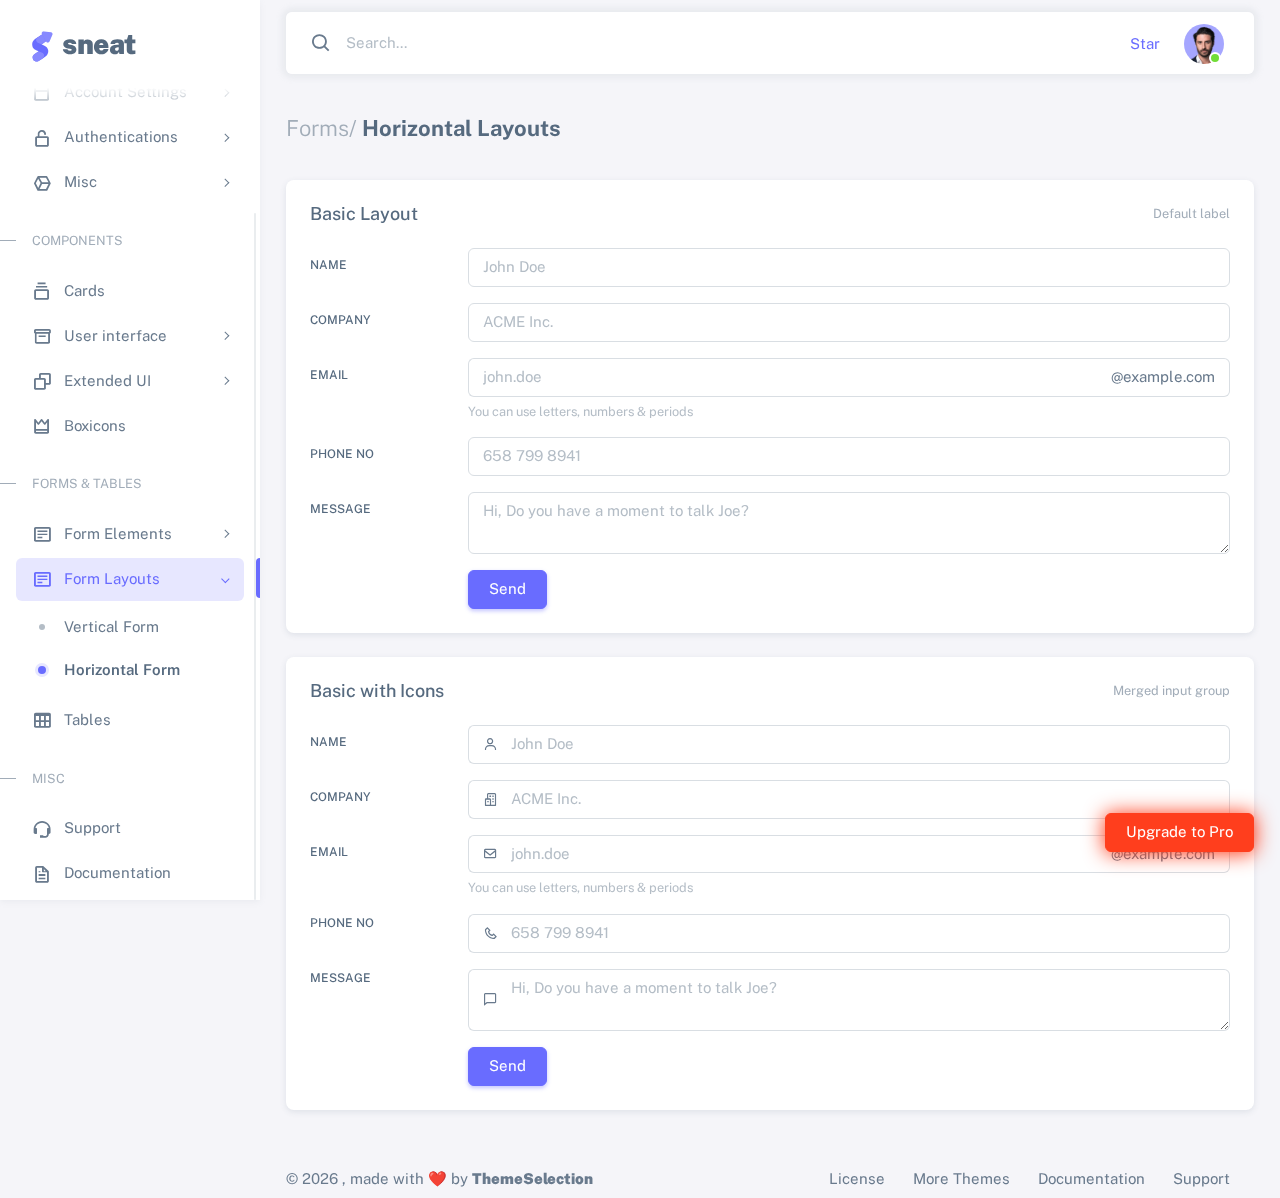
<file: form-layouts-horizontal.html>
<!DOCTYPE html>

<!-- =========================================================
* Sneat - Bootstrap 5 HTML Admin Template - Pro | v1.0.0
==============================================================

* Product Page: https://themeselection.com/products/sneat-bootstrap-html-admin-template/
* Created by: ThemeSelection
* License: You must have a valid license purchased in order to legally use the theme for your project.
* Copyright ThemeSelection (https://themeselection.com)

=========================================================
 -->
<!-- beautify ignore:start -->
<html
  lang="en"
  class="light-style layout-menu-fixed"
  dir="ltr"
  data-theme="theme-default"
  data-assets-path="../assets/"
  data-template="vertical-menu-template-free"
>
  <head>
    <meta charset="utf-8" />
    <meta
      name="viewport"
      content="width=device-width, initial-scale=1.0, user-scalable=no, minimum-scale=1.0, maximum-scale=1.0"
    />

    <title>Horizontal Layouts - Forms | Sneat - Bootstrap 5 HTML Admin Template - Pro</title>

    <meta name="description" content="" />

    <!-- Favicon -->
    <link rel="icon" type="image/x-icon" href="../assets/img/favicon/favicon.ico" />

    <!-- Fonts -->
    <link rel="preconnect" href="https://fonts.googleapis.com" />
    <link rel="preconnect" href="https://fonts.gstatic.com" crossorigin />
    <link
      href="https://fonts.googleapis.com/css2?family=Public+Sans:ital,wght@0,300;0,400;0,500;0,600;0,700;1,300;1,400;1,500;1,600;1,700&display=swap"
      rel="stylesheet"
    />

    <!-- Icons. Uncomment required icon fonts -->
    <link rel="stylesheet" href="../assets/vendor/fonts/boxicons.css" />

    <!-- Core CSS -->
    <link rel="stylesheet" href="../assets/vendor/css/core.css" class="template-customizer-core-css" />
    <link rel="stylesheet" href="../assets/vendor/css/theme-default.css" class="template-customizer-theme-css" />
    <link rel="stylesheet" href="../assets/css/demo.css" />

    <!-- Vendors CSS -->
    <link rel="stylesheet" href="../assets/vendor/libs/perfect-scrollbar/perfect-scrollbar.css" />

    <!-- Page CSS -->

    <!-- Helpers -->
    <script src="../assets/vendor/js/helpers.js"></script>

    <!--! Template customizer & Theme config files MUST be included after core stylesheets and helpers.js in the <head> section -->
    <!--? Config:  Mandatory theme config file contain global vars & default theme options, Set your preferred theme option in this file.  -->
    <script src="../assets/js/config.js"></script>
  </head>

  <body>
    <!-- Layout wrapper -->
    <div class="layout-wrapper layout-content-navbar">
      <div class="layout-container">
        <!-- Menu -->

        <aside id="layout-menu" class="layout-menu menu-vertical menu bg-menu-theme">
          <div class="app-brand demo">
            <a href="index.html" class="app-brand-link">
              <span class="app-brand-logo demo">
                <svg
                  width="25"
                  viewBox="0 0 25 42"
                  version="1.1"
                  xmlns="http://www.w3.org/2000/svg"
                  xmlns:xlink="http://www.w3.org/1999/xlink"
                >
                  <defs>
                    <path
                      d="M13.7918663,0.358365126 L3.39788168,7.44174259 C0.566865006,9.69408886 -0.379795268,12.4788597 0.557900856,15.7960551 C0.68998853,16.2305145 1.09562888,17.7872135 3.12357076,19.2293357 C3.8146334,19.7207684 5.32369333,20.3834223 7.65075054,21.2172976 L7.59773219,21.2525164 L2.63468769,24.5493413 C0.445452254,26.3002124 0.0884951797,28.5083815 1.56381646,31.1738486 C2.83770406,32.8170431 5.20850219,33.2640127 7.09180128,32.5391577 C8.347334,32.0559211 11.4559176,30.0011079 16.4175519,26.3747182 C18.0338572,24.4997857 18.6973423,22.4544883 18.4080071,20.2388261 C17.963753,17.5346866 16.1776345,15.5799961 13.0496516,14.3747546 L10.9194936,13.4715819 L18.6192054,7.984237 L13.7918663,0.358365126 Z"
                      id="path-1"
                    ></path>
                    <path
                      d="M5.47320593,6.00457225 C4.05321814,8.216144 4.36334763,10.0722806 6.40359441,11.5729822 C8.61520715,12.571656 10.0999176,13.2171421 10.8577257,13.5094407 L15.5088241,14.433041 L18.6192054,7.984237 C15.5364148,3.11535317 13.9273018,0.573395879 13.7918663,0.358365126 C13.5790555,0.511491653 10.8061687,2.3935607 5.47320593,6.00457225 Z"
                      id="path-3"
                    ></path>
                    <path
                      d="M7.50063644,21.2294429 L12.3234468,23.3159332 C14.1688022,24.7579751 14.397098,26.4880487 13.008334,28.506154 C11.6195701,30.5242593 10.3099883,31.790241 9.07958868,32.3040991 C5.78142938,33.4346997 4.13234973,34 4.13234973,34 C4.13234973,34 2.75489982,33.0538207 2.37032616e-14,31.1614621 C-0.55822714,27.8186216 -0.55822714,26.0572515 -4.05231404e-15,25.8773518 C0.83734071,25.6075023 2.77988457,22.8248993 3.3049379,22.52991 C3.65497346,22.3332504 5.05353963,21.8997614 7.50063644,21.2294429 Z"
                      id="path-4"
                    ></path>
                    <path
                      d="M20.6,7.13333333 L25.6,13.8 C26.2627417,14.6836556 26.0836556,15.9372583 25.2,16.6 C24.8538077,16.8596443 24.4327404,17 24,17 L14,17 C12.8954305,17 12,16.1045695 12,15 C12,14.5672596 12.1403557,14.1461923 12.4,13.8 L17.4,7.13333333 C18.0627417,6.24967773 19.3163444,6.07059163 20.2,6.73333333 C20.3516113,6.84704183 20.4862915,6.981722 20.6,7.13333333 Z"
                      id="path-5"
                    ></path>
                  </defs>
                  <g id="g-app-brand" stroke="none" stroke-width="1" fill="none" fill-rule="evenodd">
                    <g id="Brand-Logo" transform="translate(-27.000000, -15.000000)">
                      <g id="Icon" transform="translate(27.000000, 15.000000)">
                        <g id="Mask" transform="translate(0.000000, 8.000000)">
                          <mask id="mask-2" fill="white">
                            <use xlink:href="#path-1"></use>
                          </mask>
                          <use fill="#696cff" xlink:href="#path-1"></use>
                          <g id="Path-3" mask="url(#mask-2)">
                            <use fill="#696cff" xlink:href="#path-3"></use>
                            <use fill-opacity="0.2" fill="#FFFFFF" xlink:href="#path-3"></use>
                          </g>
                          <g id="Path-4" mask="url(#mask-2)">
                            <use fill="#696cff" xlink:href="#path-4"></use>
                            <use fill-opacity="0.2" fill="#FFFFFF" xlink:href="#path-4"></use>
                          </g>
                        </g>
                        <g
                          id="Triangle"
                          transform="translate(19.000000, 11.000000) rotate(-300.000000) translate(-19.000000, -11.000000) "
                        >
                          <use fill="#696cff" xlink:href="#path-5"></use>
                          <use fill-opacity="0.2" fill="#FFFFFF" xlink:href="#path-5"></use>
                        </g>
                      </g>
                    </g>
                  </g>
                </svg>
              </span>
              <span class="app-brand-text demo menu-text fw-bolder ms-2">Sneat</span>
            </a>

            <a href="javascript:void(0);" class="layout-menu-toggle menu-link text-large ms-auto d-block d-xl-none">
              <i class="bx bx-chevron-left bx-sm align-middle"></i>
            </a>
          </div>

          <div class="menu-inner-shadow"></div>

          <ul class="menu-inner py-1">
            <!-- Dashboard -->
            <li class="menu-item">
              <a href="index.html" class="menu-link">
                <i class="menu-icon tf-icons bx bx-home-circle"></i>
                <div data-i18n="Analytics">Dashboard</div>
              </a>
            </li>

            <!-- Layouts -->
            <li class="menu-item">
              <a href="javascript:void(0);" class="menu-link menu-toggle">
                <i class="menu-icon tf-icons bx bx-layout"></i>
                <div data-i18n="Layouts">Layouts</div>
              </a>

              <ul class="menu-sub">
                <li class="menu-item">
                  <a href="layouts-without-menu.html" class="menu-link">
                    <div data-i18n="Without menu">Without menu</div>
                  </a>
                </li>
                <li class="menu-item">
                  <a href="layouts-without-navbar.html" class="menu-link">
                    <div data-i18n="Without navbar">Without navbar</div>
                  </a>
                </li>
                <li class="menu-item">
                  <a href="layouts-container.html" class="menu-link">
                    <div data-i18n="Container">Container</div>
                  </a>
                </li>
                <li class="menu-item">
                  <a href="layouts-fluid.html" class="menu-link">
                    <div data-i18n="Fluid">Fluid</div>
                  </a>
                </li>
                <li class="menu-item">
                  <a href="layouts-blank.html" class="menu-link">
                    <div data-i18n="Blank">Blank</div>
                  </a>
                </li>
              </ul>
            </li>

            <li class="menu-header small text-uppercase">
              <span class="menu-header-text">Pages</span>
            </li>
            <li class="menu-item">
              <a href="javascript:void(0);" class="menu-link menu-toggle">
                <i class="menu-icon tf-icons bx bx-dock-top"></i>
                <div data-i18n="Account Settings">Account Settings</div>
              </a>
              <ul class="menu-sub">
                <li class="menu-item">
                  <a href="pages-account-settings-account.html" class="menu-link">
                    <div data-i18n="Account">Account</div>
                  </a>
                </li>
                <li class="menu-item">
                  <a href="pages-account-settings-notifications.html" class="menu-link">
                    <div data-i18n="Notifications">Notifications</div>
                  </a>
                </li>
                <li class="menu-item">
                  <a href="pages-account-settings-connections.html" class="menu-link">
                    <div data-i18n="Connections">Connections</div>
                  </a>
                </li>
              </ul>
            </li>
            <li class="menu-item">
              <a href="javascript:void(0);" class="menu-link menu-toggle">
                <i class="menu-icon tf-icons bx bx-lock-open-alt"></i>
                <div data-i18n="Authentications">Authentications</div>
              </a>
              <ul class="menu-sub">
                <li class="menu-item">
                  <a href="auth-login-basic.html" class="menu-link" target="_blank">
                    <div data-i18n="Basic">Login</div>
                  </a>
                </li>
                <li class="menu-item">
                  <a href="auth-register-basic.html" class="menu-link" target="_blank">
                    <div data-i18n="Basic">Register</div>
                  </a>
                </li>
                <li class="menu-item">
                  <a href="auth-forgot-password-basic.html" class="menu-link" target="_blank">
                    <div data-i18n="Basic">Forgot Password</div>
                  </a>
                </li>
              </ul>
            </li>
            <li class="menu-item">
              <a href="javascript:void(0);" class="menu-link menu-toggle">
                <i class="menu-icon tf-icons bx bx-cube-alt"></i>
                <div data-i18n="Misc">Misc</div>
              </a>
              <ul class="menu-sub">
                <li class="menu-item">
                  <a href="pages-misc-error.html" class="menu-link">
                    <div data-i18n="Error">Error</div>
                  </a>
                </li>
                <li class="menu-item">
                  <a href="pages-misc-under-maintenance.html" class="menu-link">
                    <div data-i18n="Under Maintenance">Under Maintenance</div>
                  </a>
                </li>
              </ul>
            </li>
            <!-- Components -->
            <li class="menu-header small text-uppercase"><span class="menu-header-text">Components</span></li>
            <!-- Cards -->
            <li class="menu-item">
              <a href="cards-basic.html" class="menu-link">
                <i class="menu-icon tf-icons bx bx-collection"></i>
                <div data-i18n="Basic">Cards</div>
              </a>
            </li>
            <!-- User interface -->
            <li class="menu-item">
              <a href="javascript:void(0)" class="menu-link menu-toggle">
                <i class="menu-icon tf-icons bx bx-box"></i>
                <div data-i18n="User interface">User interface</div>
              </a>
              <ul class="menu-sub">
                <li class="menu-item">
                  <a href="ui-accordion.html" class="menu-link">
                    <div data-i18n="Accordion">Accordion</div>
                  </a>
                </li>
                <li class="menu-item">
                  <a href="ui-alerts.html" class="menu-link">
                    <div data-i18n="Alerts">Alerts</div>
                  </a>
                </li>
                <li class="menu-item">
                  <a href="ui-badges.html" class="menu-link">
                    <div data-i18n="Badges">Badges</div>
                  </a>
                </li>
                <li class="menu-item">
                  <a href="ui-buttons.html" class="menu-link">
                    <div data-i18n="Buttons">Buttons</div>
                  </a>
                </li>
                <li class="menu-item">
                  <a href="ui-carousel.html" class="menu-link">
                    <div data-i18n="Carousel">Carousel</div>
                  </a>
                </li>
                <li class="menu-item">
                  <a href="ui-collapse.html" class="menu-link">
                    <div data-i18n="Collapse">Collapse</div>
                  </a>
                </li>
                <li class="menu-item">
                  <a href="ui-dropdowns.html" class="menu-link">
                    <div data-i18n="Dropdowns">Dropdowns</div>
                  </a>
                </li>
                <li class="menu-item">
                  <a href="ui-footer.html" class="menu-link">
                    <div data-i18n="Footer">Footer</div>
                  </a>
                </li>
                <li class="menu-item">
                  <a href="ui-list-groups.html" class="menu-link">
                    <div data-i18n="List Groups">List groups</div>
                  </a>
                </li>
                <li class="menu-item">
                  <a href="ui-modals.html" class="menu-link">
                    <div data-i18n="Modals">Modals</div>
                  </a>
                </li>
                <li class="menu-item">
                  <a href="ui-navbar.html" class="menu-link">
                    <div data-i18n="Navbar">Navbar</div>
                  </a>
                </li>
                <li class="menu-item">
                  <a href="ui-offcanvas.html" class="menu-link">
                    <div data-i18n="Offcanvas">Offcanvas</div>
                  </a>
                </li>
                <li class="menu-item">
                  <a href="ui-pagination-breadcrumbs.html" class="menu-link">
                    <div data-i18n="Pagination &amp; Breadcrumbs">Pagination &amp; Breadcrumbs</div>
                  </a>
                </li>
                <li class="menu-item">
                  <a href="ui-progress.html" class="menu-link">
                    <div data-i18n="Progress">Progress</div>
                  </a>
                </li>
                <li class="menu-item">
                  <a href="ui-spinners.html" class="menu-link">
                    <div data-i18n="Spinners">Spinners</div>
                  </a>
                </li>
                <li class="menu-item">
                  <a href="ui-tabs-pills.html" class="menu-link">
                    <div data-i18n="Tabs &amp; Pills">Tabs &amp; Pills</div>
                  </a>
                </li>
                <li class="menu-item">
                  <a href="ui-toasts.html" class="menu-link">
                    <div data-i18n="Toasts">Toasts</div>
                  </a>
                </li>
                <li class="menu-item">
                  <a href="ui-tooltips-popovers.html" class="menu-link">
                    <div data-i18n="Tooltips & Popovers">Tooltips &amp; popovers</div>
                  </a>
                </li>
                <li class="menu-item">
                  <a href="ui-typography.html" class="menu-link">
                    <div data-i18n="Typography">Typography</div>
                  </a>
                </li>
              </ul>
            </li>

            <!-- Extended components -->
            <li class="menu-item">
              <a href="javascript:void(0)" class="menu-link menu-toggle">
                <i class="menu-icon tf-icons bx bx-copy"></i>
                <div data-i18n="Extended UI">Extended UI</div>
              </a>
              <ul class="menu-sub">
                <li class="menu-item">
                  <a href="extended-ui-perfect-scrollbar.html" class="menu-link">
                    <div data-i18n="Perfect Scrollbar">Perfect scrollbar</div>
                  </a>
                </li>
                <li class="menu-item">
                  <a href="extended-ui-text-divider.html" class="menu-link">
                    <div data-i18n="Text Divider">Text Divider</div>
                  </a>
                </li>
              </ul>
            </li>

            <li class="menu-item">
              <a href="icons-boxicons.html" class="menu-link">
                <i class="menu-icon tf-icons bx bx-crown"></i>
                <div data-i18n="Boxicons">Boxicons</div>
              </a>
            </li>

            <!-- Forms & Tables -->
            <li class="menu-header small text-uppercase"><span class="menu-header-text">Forms &amp; Tables</span></li>
            <!-- Forms -->
            <li class="menu-item">
              <a href="javascript:void(0);" class="menu-link menu-toggle">
                <i class="menu-icon tf-icons bx bx-detail"></i>
                <div data-i18n="Form Elements">Form Elements</div>
              </a>
              <ul class="menu-sub">
                <li class="menu-item">
                  <a href="forms-basic-inputs.html" class="menu-link">
                    <div data-i18n="Basic Inputs">Basic Inputs</div>
                  </a>
                </li>
                <li class="menu-item">
                  <a href="forms-input-groups.html" class="menu-link">
                    <div data-i18n="Input groups">Input groups</div>
                  </a>
                </li>
              </ul>
            </li>
            <li class="menu-item active open">
              <a href="javascript:void(0);" class="menu-link menu-toggle">
                <i class="menu-icon tf-icons bx bx-detail"></i>
                <div data-i18n="Form Layouts">Form Layouts</div>
              </a>
              <ul class="menu-sub">
                <li class="menu-item">
                  <a href="form-layouts-vertical.html" class="menu-link">
                    <div data-i18n="Vertical Form">Vertical Form</div>
                  </a>
                </li>
                <li class="menu-item active">
                  <a href="form-layouts-horizontal.html" class="menu-link">
                    <div data-i18n="Horizontal Form">Horizontal Form</div>
                  </a>
                </li>
              </ul>
            </li>
            <!-- Tables -->
            <li class="menu-item">
              <a href="tables-basic.html" class="menu-link">
                <i class="menu-icon tf-icons bx bx-table"></i>
                <div data-i18n="Tables">Tables</div>
              </a>
            </li>
            <!-- Misc -->
            <li class="menu-header small text-uppercase"><span class="menu-header-text">Misc</span></li>
            <li class="menu-item">
              <a
                href="https://github.com/themeselection/sneat-html-admin-template-free/issues"
                target="_blank"
                class="menu-link"
              >
                <i class="menu-icon tf-icons bx bx-support"></i>
                <div data-i18n="Support">Support</div>
              </a>
            </li>
            <li class="menu-item">
              <a
                href="https://themeselection.com/demo/sneat-bootstrap-html-admin-template/documentation/"
                target="_blank"
                class="menu-link"
              >
                <i class="menu-icon tf-icons bx bx-file"></i>
                <div data-i18n="Documentation">Documentation</div>
              </a>
            </li>
          </ul>
        </aside>
        <!-- / Menu -->

        <!-- Layout container -->
        <div class="layout-page">
          <!-- Navbar -->

          <nav
            class="layout-navbar container-xxl navbar navbar-expand-xl navbar-detached align-items-center bg-navbar-theme"
            id="layout-navbar"
          >
            <div class="layout-menu-toggle navbar-nav align-items-xl-center me-3 me-xl-0 d-xl-none">
              <a class="nav-item nav-link px-0 me-xl-4" href="javascript:void(0)">
                <i class="bx bx-menu bx-sm"></i>
              </a>
            </div>

            <div class="navbar-nav-right d-flex align-items-center" id="navbar-collapse">
              <!-- Search -->
              <div class="navbar-nav align-items-center">
                <div class="nav-item d-flex align-items-center">
                  <i class="bx bx-search fs-4 lh-0"></i>
                  <input
                    type="text"
                    class="form-control border-0 shadow-none"
                    placeholder="Search..."
                    aria-label="Search..."
                  />
                </div>
              </div>
              <!-- /Search -->

              <ul class="navbar-nav flex-row align-items-center ms-auto">
                <!-- Place this tag where you want the button to render. -->
                <li class="nav-item lh-1 me-3">
                  <a
                    class="github-button"
                    href="https://github.com/themeselection/sneat-html-admin-template-free"
                    data-icon="octicon-star"
                    data-size="large"
                    data-show-count="true"
                    aria-label="Star themeselection/sneat-html-admin-template-free on GitHub"
                    >Star</a
                  >
                </li>

                <!-- User -->
                <li class="nav-item navbar-dropdown dropdown-user dropdown">
                  <a class="nav-link dropdown-toggle hide-arrow" href="javascript:void(0);" data-bs-toggle="dropdown">
                    <div class="avatar avatar-online">
                      <img src="../assets/img/avatars/1.png" alt class="w-px-40 h-auto rounded-circle" />
                    </div>
                  </a>
                  <ul class="dropdown-menu dropdown-menu-end">
                    <li>
                      <a class="dropdown-item" href="#">
                        <div class="d-flex">
                          <div class="flex-shrink-0 me-3">
                            <div class="avatar avatar-online">
                              <img src="../assets/img/avatars/1.png" alt class="w-px-40 h-auto rounded-circle" />
                            </div>
                          </div>
                          <div class="flex-grow-1">
                            <span class="fw-semibold d-block">John Doe</span>
                            <small class="text-muted">Admin</small>
                          </div>
                        </div>
                      </a>
                    </li>
                    <li>
                      <div class="dropdown-divider"></div>
                    </li>
                    <li>
                      <a class="dropdown-item" href="#">
                        <i class="bx bx-user me-2"></i>
                        <span class="align-middle">My Profile</span>
                      </a>
                    </li>
                    <li>
                      <a class="dropdown-item" href="#">
                        <i class="bx bx-cog me-2"></i>
                        <span class="align-middle">Settings</span>
                      </a>
                    </li>
                    <li>
                      <a class="dropdown-item" href="#">
                        <span class="d-flex align-items-center align-middle">
                          <i class="flex-shrink-0 bx bx-credit-card me-2"></i>
                          <span class="flex-grow-1 align-middle">Billing</span>
                          <span class="flex-shrink-0 badge badge-center rounded-pill bg-danger w-px-20 h-px-20">4</span>
                        </span>
                      </a>
                    </li>
                    <li>
                      <div class="dropdown-divider"></div>
                    </li>
                    <li>
                      <a class="dropdown-item" href="auth-login-basic.html">
                        <i class="bx bx-power-off me-2"></i>
                        <span class="align-middle">Log Out</span>
                      </a>
                    </li>
                  </ul>
                </li>
                <!--/ User -->
              </ul>
            </div>
          </nav>

          <!-- / Navbar -->

          <!-- Content wrapper -->
          <div class="content-wrapper">
            <!-- Content -->

            <div class="container-xxl flex-grow-1 container-p-y">
              <h4 class="fw-bold py-3 mb-4"><span class="text-muted fw-light">Forms/</span> Horizontal Layouts</h4>

              <!-- Basic Layout & Basic with Icons -->
              <div class="row">
                <!-- Basic Layout -->
                <div class="col-xxl">
                  <div class="card mb-4">
                    <div class="card-header d-flex align-items-center justify-content-between">
                      <h5 class="mb-0">Basic Layout</h5>
                      <small class="text-muted float-end">Default label</small>
                    </div>
                    <div class="card-body">
                      <form>
                        <div class="row mb-3">
                          <label class="col-sm-2 col-form-label" for="basic-default-name">Name</label>
                          <div class="col-sm-10">
                            <input type="text" class="form-control" id="basic-default-name" placeholder="John Doe" />
                          </div>
                        </div>
                        <div class="row mb-3">
                          <label class="col-sm-2 col-form-label" for="basic-default-company">Company</label>
                          <div class="col-sm-10">
                            <input
                              type="text"
                              class="form-control"
                              id="basic-default-company"
                              placeholder="ACME Inc."
                            />
                          </div>
                        </div>
                        <div class="row mb-3">
                          <label class="col-sm-2 col-form-label" for="basic-default-email">Email</label>
                          <div class="col-sm-10">
                            <div class="input-group input-group-merge">
                              <input
                                type="text"
                                id="basic-default-email"
                                class="form-control"
                                placeholder="john.doe"
                                aria-label="john.doe"
                                aria-describedby="basic-default-email2"
                              />
                              <span class="input-group-text" id="basic-default-email2">@example.com</span>
                            </div>
                            <div class="form-text">You can use letters, numbers & periods</div>
                          </div>
                        </div>
                        <div class="row mb-3">
                          <label class="col-sm-2 col-form-label" for="basic-default-phone">Phone No</label>
                          <div class="col-sm-10">
                            <input
                              type="text"
                              id="basic-default-phone"
                              class="form-control phone-mask"
                              placeholder="658 799 8941"
                              aria-label="658 799 8941"
                              aria-describedby="basic-default-phone"
                            />
                          </div>
                        </div>
                        <div class="row mb-3">
                          <label class="col-sm-2 col-form-label" for="basic-default-message">Message</label>
                          <div class="col-sm-10">
                            <textarea
                              id="basic-default-message"
                              class="form-control"
                              placeholder="Hi, Do you have a moment to talk Joe?"
                              aria-label="Hi, Do you have a moment to talk Joe?"
                              aria-describedby="basic-icon-default-message2"
                            ></textarea>
                          </div>
                        </div>
                        <div class="row justify-content-end">
                          <div class="col-sm-10">
                            <button type="submit" class="btn btn-primary">Send</button>
                          </div>
                        </div>
                      </form>
                    </div>
                  </div>
                </div>
                <!-- Basic with Icons -->
                <div class="col-xxl">
                  <div class="card mb-4">
                    <div class="card-header d-flex align-items-center justify-content-between">
                      <h5 class="mb-0">Basic with Icons</h5>
                      <small class="text-muted float-end">Merged input group</small>
                    </div>
                    <div class="card-body">
                      <form>
                        <div class="row mb-3">
                          <label class="col-sm-2 col-form-label" for="basic-icon-default-fullname">Name</label>
                          <div class="col-sm-10">
                            <div class="input-group input-group-merge">
                              <span id="basic-icon-default-fullname2" class="input-group-text"
                                ><i class="bx bx-user"></i
                              ></span>
                              <input
                                type="text"
                                class="form-control"
                                id="basic-icon-default-fullname"
                                placeholder="John Doe"
                                aria-label="John Doe"
                                aria-describedby="basic-icon-default-fullname2"
                              />
                            </div>
                          </div>
                        </div>
                        <div class="row mb-3">
                          <label class="col-sm-2 col-form-label" for="basic-icon-default-company">Company</label>
                          <div class="col-sm-10">
                            <div class="input-group input-group-merge">
                              <span id="basic-icon-default-company2" class="input-group-text"
                                ><i class="bx bx-buildings"></i
                              ></span>
                              <input
                                type="text"
                                id="basic-icon-default-company"
                                class="form-control"
                                placeholder="ACME Inc."
                                aria-label="ACME Inc."
                                aria-describedby="basic-icon-default-company2"
                              />
                            </div>
                          </div>
                        </div>
                        <div class="row mb-3">
                          <label class="col-sm-2 col-form-label" for="basic-icon-default-email">Email</label>
                          <div class="col-sm-10">
                            <div class="input-group input-group-merge">
                              <span class="input-group-text"><i class="bx bx-envelope"></i></span>
                              <input
                                type="text"
                                id="basic-icon-default-email"
                                class="form-control"
                                placeholder="john.doe"
                                aria-label="john.doe"
                                aria-describedby="basic-icon-default-email2"
                              />
                              <span id="basic-icon-default-email2" class="input-group-text">@example.com</span>
                            </div>
                            <div class="form-text">You can use letters, numbers & periods</div>
                          </div>
                        </div>
                        <div class="row mb-3">
                          <label class="col-sm-2 form-label" for="basic-icon-default-phone">Phone No</label>
                          <div class="col-sm-10">
                            <div class="input-group input-group-merge">
                              <span id="basic-icon-default-phone2" class="input-group-text"
                                ><i class="bx bx-phone"></i
                              ></span>
                              <input
                                type="text"
                                id="basic-icon-default-phone"
                                class="form-control phone-mask"
                                placeholder="658 799 8941"
                                aria-label="658 799 8941"
                                aria-describedby="basic-icon-default-phone2"
                              />
                            </div>
                          </div>
                        </div>
                        <div class="row mb-3">
                          <label class="col-sm-2 form-label" for="basic-icon-default-message">Message</label>
                          <div class="col-sm-10">
                            <div class="input-group input-group-merge">
                              <span id="basic-icon-default-message2" class="input-group-text"
                                ><i class="bx bx-comment"></i
                              ></span>
                              <textarea
                                id="basic-icon-default-message"
                                class="form-control"
                                placeholder="Hi, Do you have a moment to talk Joe?"
                                aria-label="Hi, Do you have a moment to talk Joe?"
                                aria-describedby="basic-icon-default-message2"
                              ></textarea>
                            </div>
                          </div>
                        </div>
                        <div class="row justify-content-end">
                          <div class="col-sm-10">
                            <button type="submit" class="btn btn-primary">Send</button>
                          </div>
                        </div>
                      </form>
                    </div>
                  </div>
                </div>
              </div>
            </div>
            <!-- / Content -->

            <!-- Footer -->
            <footer class="content-footer footer bg-footer-theme">
              <div class="container-xxl d-flex flex-wrap justify-content-between py-2 flex-md-row flex-column">
                <div class="mb-2 mb-md-0">
                  ©
                  <script>
                    document.write(new Date().getFullYear());
                  </script>
                  , made with ❤️ by
                  <a href="https://themeselection.com" target="_blank" class="footer-link fw-bolder">ThemeSelection</a>
                </div>
                <div>
                  <a href="https://themeselection.com/license/" class="footer-link me-4" target="_blank">License</a>
                  <a href="https://themeselection.com/" target="_blank" class="footer-link me-4">More Themes</a>

                  <a
                    href="https://themeselection.com/demo/sneat-bootstrap-html-admin-template/documentation/"
                    target="_blank"
                    class="footer-link me-4"
                    >Documentation</a
                  >

                  <a
                    href="https://github.com/themeselection/sneat-html-admin-template-free/issues"
                    target="_blank"
                    class="footer-link me-4"
                    >Support</a
                  >
                </div>
              </div>
            </footer>
            <!-- / Footer -->

            <div class="content-backdrop fade"></div>
          </div>
          <!-- Content wrapper -->
        </div>
        <!-- / Layout page -->
      </div>

      <!-- Overlay -->
      <div class="layout-overlay layout-menu-toggle"></div>
    </div>
    <!-- / Layout wrapper -->

    <div class="buy-now">
      <a
        href="https://themeselection.com/products/sneat-bootstrap-html-admin-template/"
        target="_blank"
        class="btn btn-danger btn-buy-now"
        >Upgrade to Pro</a
      >
    </div>

    <!-- Core JS -->
    <!-- build:js assets/vendor/js/core.js -->
    <script src="../assets/vendor/libs/jquery/jquery.js"></script>
    <script src="../assets/vendor/libs/popper/popper.js"></script>
    <script src="../assets/vendor/js/bootstrap.js"></script>
    <script src="../assets/vendor/libs/perfect-scrollbar/perfect-scrollbar.js"></script>

    <script src="../assets/vendor/js/menu.js"></script>
    <!-- endbuild -->

    <!-- Vendors JS -->

    <!-- Main JS -->
    <script src="../assets/js/main.js"></script>

    <!-- Page JS -->

    <!-- Place this tag in your head or just before your close body tag. -->
    <script async defer src="https://buttons.github.io/buttons.js"></script>
  </body>
</html>
</file>
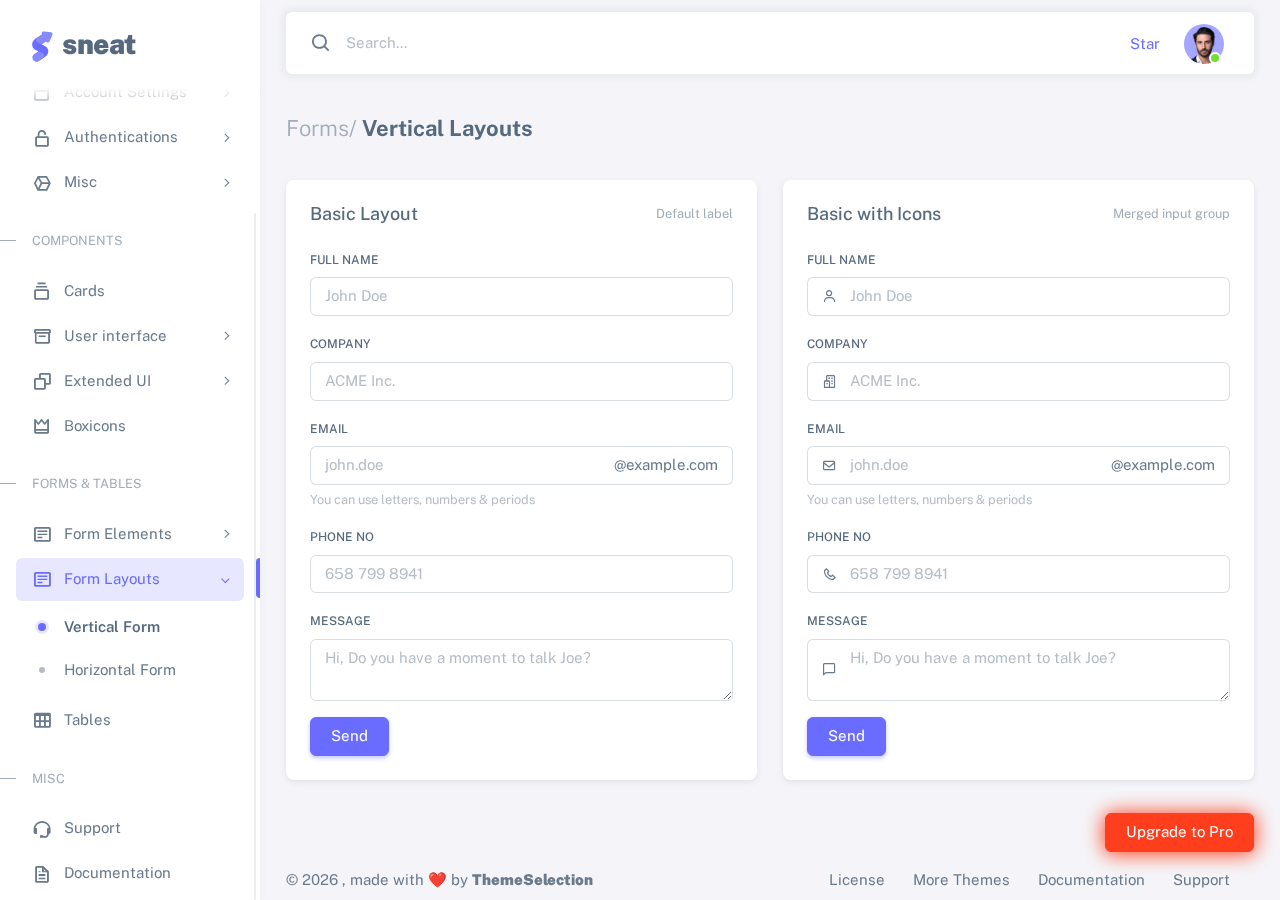
<file: form-layouts-vertical.html>
<!DOCTYPE html>

<!-- =========================================================
* Sneat - Bootstrap 5 HTML Admin Template - Pro | v1.0.0
==============================================================

* Product Page: https://themeselection.com/products/sneat-bootstrap-html-admin-template/
* Created by: ThemeSelection
* License: You must have a valid license purchased in order to legally use the theme for your project.
* Copyright ThemeSelection (https://themeselection.com)

=========================================================
 -->
<!-- beautify ignore:start -->
<html
  lang="en"
  class="light-style layout-menu-fixed"
  dir="ltr"
  data-theme="theme-default"
  data-assets-path="../assets/"
  data-template="vertical-menu-template-free"
>
  <head>
    <meta charset="utf-8" />
    <meta
      name="viewport"
      content="width=device-width, initial-scale=1.0, user-scalable=no, minimum-scale=1.0, maximum-scale=1.0"
    />

    <title>Vertical Layouts - Forms | Sneat - Bootstrap 5 HTML Admin Template - Pro</title>

    <meta name="description" content="" />

    <!-- Favicon -->
    <link rel="icon" type="image/x-icon" href="../assets/img/favicon/favicon.ico" />

    <!-- Fonts -->
    <link rel="preconnect" href="https://fonts.googleapis.com" />
    <link rel="preconnect" href="https://fonts.gstatic.com" crossorigin />
    <link
      href="https://fonts.googleapis.com/css2?family=Public+Sans:ital,wght@0,300;0,400;0,500;0,600;0,700;1,300;1,400;1,500;1,600;1,700&display=swap"
      rel="stylesheet"
    />

    <!-- Icons. Uncomment required icon fonts -->
    <link rel="stylesheet" href="../assets/vendor/fonts/boxicons.css" />

    <!-- Core CSS -->
    <link rel="stylesheet" href="../assets/vendor/css/core.css" class="template-customizer-core-css" />
    <link rel="stylesheet" href="../assets/vendor/css/theme-default.css" class="template-customizer-theme-css" />
    <link rel="stylesheet" href="../assets/css/demo.css" />

    <!-- Vendors CSS -->
    <link rel="stylesheet" href="../assets/vendor/libs/perfect-scrollbar/perfect-scrollbar.css" />

    <!-- Page CSS -->

    <!-- Helpers -->
    <script src="../assets/vendor/js/helpers.js"></script>

    <!--! Template customizer & Theme config files MUST be included after core stylesheets and helpers.js in the <head> section -->
    <!--? Config:  Mandatory theme config file contain global vars & default theme options, Set your preferred theme option in this file.  -->
    <script src="../assets/js/config.js"></script>
  </head>

  <body>
    <!-- Layout wrapper -->
    <div class="layout-wrapper layout-content-navbar">
      <div class="layout-container">
        <!-- Menu -->

        <aside id="layout-menu" class="layout-menu menu-vertical menu bg-menu-theme">
          <div class="app-brand demo">
            <a href="index.html" class="app-brand-link">
              <span class="app-brand-logo demo">
                <svg
                  width="25"
                  viewBox="0 0 25 42"
                  version="1.1"
                  xmlns="http://www.w3.org/2000/svg"
                  xmlns:xlink="http://www.w3.org/1999/xlink"
                >
                  <defs>
                    <path
                      d="M13.7918663,0.358365126 L3.39788168,7.44174259 C0.566865006,9.69408886 -0.379795268,12.4788597 0.557900856,15.7960551 C0.68998853,16.2305145 1.09562888,17.7872135 3.12357076,19.2293357 C3.8146334,19.7207684 5.32369333,20.3834223 7.65075054,21.2172976 L7.59773219,21.2525164 L2.63468769,24.5493413 C0.445452254,26.3002124 0.0884951797,28.5083815 1.56381646,31.1738486 C2.83770406,32.8170431 5.20850219,33.2640127 7.09180128,32.5391577 C8.347334,32.0559211 11.4559176,30.0011079 16.4175519,26.3747182 C18.0338572,24.4997857 18.6973423,22.4544883 18.4080071,20.2388261 C17.963753,17.5346866 16.1776345,15.5799961 13.0496516,14.3747546 L10.9194936,13.4715819 L18.6192054,7.984237 L13.7918663,0.358365126 Z"
                      id="path-1"
                    ></path>
                    <path
                      d="M5.47320593,6.00457225 C4.05321814,8.216144 4.36334763,10.0722806 6.40359441,11.5729822 C8.61520715,12.571656 10.0999176,13.2171421 10.8577257,13.5094407 L15.5088241,14.433041 L18.6192054,7.984237 C15.5364148,3.11535317 13.9273018,0.573395879 13.7918663,0.358365126 C13.5790555,0.511491653 10.8061687,2.3935607 5.47320593,6.00457225 Z"
                      id="path-3"
                    ></path>
                    <path
                      d="M7.50063644,21.2294429 L12.3234468,23.3159332 C14.1688022,24.7579751 14.397098,26.4880487 13.008334,28.506154 C11.6195701,30.5242593 10.3099883,31.790241 9.07958868,32.3040991 C5.78142938,33.4346997 4.13234973,34 4.13234973,34 C4.13234973,34 2.75489982,33.0538207 2.37032616e-14,31.1614621 C-0.55822714,27.8186216 -0.55822714,26.0572515 -4.05231404e-15,25.8773518 C0.83734071,25.6075023 2.77988457,22.8248993 3.3049379,22.52991 C3.65497346,22.3332504 5.05353963,21.8997614 7.50063644,21.2294429 Z"
                      id="path-4"
                    ></path>
                    <path
                      d="M20.6,7.13333333 L25.6,13.8 C26.2627417,14.6836556 26.0836556,15.9372583 25.2,16.6 C24.8538077,16.8596443 24.4327404,17 24,17 L14,17 C12.8954305,17 12,16.1045695 12,15 C12,14.5672596 12.1403557,14.1461923 12.4,13.8 L17.4,7.13333333 C18.0627417,6.24967773 19.3163444,6.07059163 20.2,6.73333333 C20.3516113,6.84704183 20.4862915,6.981722 20.6,7.13333333 Z"
                      id="path-5"
                    ></path>
                  </defs>
                  <g id="g-app-brand" stroke="none" stroke-width="1" fill="none" fill-rule="evenodd">
                    <g id="Brand-Logo" transform="translate(-27.000000, -15.000000)">
                      <g id="Icon" transform="translate(27.000000, 15.000000)">
                        <g id="Mask" transform="translate(0.000000, 8.000000)">
                          <mask id="mask-2" fill="white">
                            <use xlink:href="#path-1"></use>
                          </mask>
                          <use fill="#696cff" xlink:href="#path-1"></use>
                          <g id="Path-3" mask="url(#mask-2)">
                            <use fill="#696cff" xlink:href="#path-3"></use>
                            <use fill-opacity="0.2" fill="#FFFFFF" xlink:href="#path-3"></use>
                          </g>
                          <g id="Path-4" mask="url(#mask-2)">
                            <use fill="#696cff" xlink:href="#path-4"></use>
                            <use fill-opacity="0.2" fill="#FFFFFF" xlink:href="#path-4"></use>
                          </g>
                        </g>
                        <g
                          id="Triangle"
                          transform="translate(19.000000, 11.000000) rotate(-300.000000) translate(-19.000000, -11.000000) "
                        >
                          <use fill="#696cff" xlink:href="#path-5"></use>
                          <use fill-opacity="0.2" fill="#FFFFFF" xlink:href="#path-5"></use>
                        </g>
                      </g>
                    </g>
                  </g>
                </svg>
              </span>
              <span class="app-brand-text demo menu-text fw-bolder ms-2">Sneat</span>
            </a>

            <a href="javascript:void(0);" class="layout-menu-toggle menu-link text-large ms-auto d-block d-xl-none">
              <i class="bx bx-chevron-left bx-sm align-middle"></i>
            </a>
          </div>

          <div class="menu-inner-shadow"></div>

          <ul class="menu-inner py-1">
            <!-- Dashboard -->
            <li class="menu-item">
              <a href="index.html" class="menu-link">
                <i class="menu-icon tf-icons bx bx-home-circle"></i>
                <div data-i18n="Analytics">Dashboard</div>
              </a>
            </li>

            <!-- Layouts -->
            <li class="menu-item">
              <a href="javascript:void(0);" class="menu-link menu-toggle">
                <i class="menu-icon tf-icons bx bx-layout"></i>
                <div data-i18n="Layouts">Layouts</div>
              </a>

              <ul class="menu-sub">
                <li class="menu-item">
                  <a href="layouts-without-menu.html" class="menu-link">
                    <div data-i18n="Without menu">Without menu</div>
                  </a>
                </li>
                <li class="menu-item">
                  <a href="layouts-without-navbar.html" class="menu-link">
                    <div data-i18n="Without navbar">Without navbar</div>
                  </a>
                </li>
                <li class="menu-item">
                  <a href="layouts-container.html" class="menu-link">
                    <div data-i18n="Container">Container</div>
                  </a>
                </li>
                <li class="menu-item">
                  <a href="layouts-fluid.html" class="menu-link">
                    <div data-i18n="Fluid">Fluid</div>
                  </a>
                </li>
                <li class="menu-item">
                  <a href="layouts-blank.html" class="menu-link">
                    <div data-i18n="Blank">Blank</div>
                  </a>
                </li>
              </ul>
            </li>

            <li class="menu-header small text-uppercase">
              <span class="menu-header-text">Pages</span>
            </li>
            <li class="menu-item">
              <a href="javascript:void(0);" class="menu-link menu-toggle">
                <i class="menu-icon tf-icons bx bx-dock-top"></i>
                <div data-i18n="Account Settings">Account Settings</div>
              </a>
              <ul class="menu-sub">
                <li class="menu-item">
                  <a href="pages-account-settings-account.html" class="menu-link">
                    <div data-i18n="Account">Account</div>
                  </a>
                </li>
                <li class="menu-item">
                  <a href="pages-account-settings-notifications.html" class="menu-link">
                    <div data-i18n="Notifications">Notifications</div>
                  </a>
                </li>
                <li class="menu-item">
                  <a href="pages-account-settings-connections.html" class="menu-link">
                    <div data-i18n="Connections">Connections</div>
                  </a>
                </li>
              </ul>
            </li>
            <li class="menu-item">
              <a href="javascript:void(0);" class="menu-link menu-toggle">
                <i class="menu-icon tf-icons bx bx-lock-open-alt"></i>
                <div data-i18n="Authentications">Authentications</div>
              </a>
              <ul class="menu-sub">
                <li class="menu-item">
                  <a href="auth-login-basic.html" class="menu-link" target="_blank">
                    <div data-i18n="Basic">Login</div>
                  </a>
                </li>
                <li class="menu-item">
                  <a href="auth-register-basic.html" class="menu-link" target="_blank">
                    <div data-i18n="Basic">Register</div>
                  </a>
                </li>
                <li class="menu-item">
                  <a href="auth-forgot-password-basic.html" class="menu-link" target="_blank">
                    <div data-i18n="Basic">Forgot Password</div>
                  </a>
                </li>
              </ul>
            </li>
            <li class="menu-item">
              <a href="javascript:void(0);" class="menu-link menu-toggle">
                <i class="menu-icon tf-icons bx bx-cube-alt"></i>
                <div data-i18n="Misc">Misc</div>
              </a>
              <ul class="menu-sub">
                <li class="menu-item">
                  <a href="pages-misc-error.html" class="menu-link">
                    <div data-i18n="Error">Error</div>
                  </a>
                </li>
                <li class="menu-item">
                  <a href="pages-misc-under-maintenance.html" class="menu-link">
                    <div data-i18n="Under Maintenance">Under Maintenance</div>
                  </a>
                </li>
              </ul>
            </li>
            <!-- Components -->
            <li class="menu-header small text-uppercase"><span class="menu-header-text">Components</span></li>
            <!-- Cards -->
            <li class="menu-item">
              <a href="cards-basic.html" class="menu-link">
                <i class="menu-icon tf-icons bx bx-collection"></i>
                <div data-i18n="Basic">Cards</div>
              </a>
            </li>
            <!-- User interface -->
            <li class="menu-item">
              <a href="javascript:void(0)" class="menu-link menu-toggle">
                <i class="menu-icon tf-icons bx bx-box"></i>
                <div data-i18n="User interface">User interface</div>
              </a>
              <ul class="menu-sub">
                <li class="menu-item">
                  <a href="ui-accordion.html" class="menu-link">
                    <div data-i18n="Accordion">Accordion</div>
                  </a>
                </li>
                <li class="menu-item">
                  <a href="ui-alerts.html" class="menu-link">
                    <div data-i18n="Alerts">Alerts</div>
                  </a>
                </li>
                <li class="menu-item">
                  <a href="ui-badges.html" class="menu-link">
                    <div data-i18n="Badges">Badges</div>
                  </a>
                </li>
                <li class="menu-item">
                  <a href="ui-buttons.html" class="menu-link">
                    <div data-i18n="Buttons">Buttons</div>
                  </a>
                </li>
                <li class="menu-item">
                  <a href="ui-carousel.html" class="menu-link">
                    <div data-i18n="Carousel">Carousel</div>
                  </a>
                </li>
                <li class="menu-item">
                  <a href="ui-collapse.html" class="menu-link">
                    <div data-i18n="Collapse">Collapse</div>
                  </a>
                </li>
                <li class="menu-item">
                  <a href="ui-dropdowns.html" class="menu-link">
                    <div data-i18n="Dropdowns">Dropdowns</div>
                  </a>
                </li>
                <li class="menu-item">
                  <a href="ui-footer.html" class="menu-link">
                    <div data-i18n="Footer">Footer</div>
                  </a>
                </li>
                <li class="menu-item">
                  <a href="ui-list-groups.html" class="menu-link">
                    <div data-i18n="List Groups">List groups</div>
                  </a>
                </li>
                <li class="menu-item">
                  <a href="ui-modals.html" class="menu-link">
                    <div data-i18n="Modals">Modals</div>
                  </a>
                </li>
                <li class="menu-item">
                  <a href="ui-navbar.html" class="menu-link">
                    <div data-i18n="Navbar">Navbar</div>
                  </a>
                </li>
                <li class="menu-item">
                  <a href="ui-offcanvas.html" class="menu-link">
                    <div data-i18n="Offcanvas">Offcanvas</div>
                  </a>
                </li>
                <li class="menu-item">
                  <a href="ui-pagination-breadcrumbs.html" class="menu-link">
                    <div data-i18n="Pagination &amp; Breadcrumbs">Pagination &amp; Breadcrumbs</div>
                  </a>
                </li>
                <li class="menu-item">
                  <a href="ui-progress.html" class="menu-link">
                    <div data-i18n="Progress">Progress</div>
                  </a>
                </li>
                <li class="menu-item">
                  <a href="ui-spinners.html" class="menu-link">
                    <div data-i18n="Spinners">Spinners</div>
                  </a>
                </li>
                <li class="menu-item">
                  <a href="ui-tabs-pills.html" class="menu-link">
                    <div data-i18n="Tabs &amp; Pills">Tabs &amp; Pills</div>
                  </a>
                </li>
                <li class="menu-item">
                  <a href="ui-toasts.html" class="menu-link">
                    <div data-i18n="Toasts">Toasts</div>
                  </a>
                </li>
                <li class="menu-item">
                  <a href="ui-tooltips-popovers.html" class="menu-link">
                    <div data-i18n="Tooltips & Popovers">Tooltips &amp; popovers</div>
                  </a>
                </li>
                <li class="menu-item">
                  <a href="ui-typography.html" class="menu-link">
                    <div data-i18n="Typography">Typography</div>
                  </a>
                </li>
              </ul>
            </li>

            <!-- Extended components -->
            <li class="menu-item">
              <a href="javascript:void(0)" class="menu-link menu-toggle">
                <i class="menu-icon tf-icons bx bx-copy"></i>
                <div data-i18n="Extended UI">Extended UI</div>
              </a>
              <ul class="menu-sub">
                <li class="menu-item">
                  <a href="extended-ui-perfect-scrollbar.html" class="menu-link">
                    <div data-i18n="Perfect Scrollbar">Perfect scrollbar</div>
                  </a>
                </li>
                <li class="menu-item">
                  <a href="extended-ui-text-divider.html" class="menu-link">
                    <div data-i18n="Text Divider">Text Divider</div>
                  </a>
                </li>
              </ul>
            </li>

            <li class="menu-item">
              <a href="icons-boxicons.html" class="menu-link">
                <i class="menu-icon tf-icons bx bx-crown"></i>
                <div data-i18n="Boxicons">Boxicons</div>
              </a>
            </li>

            <!-- Forms & Tables -->
            <li class="menu-header small text-uppercase"><span class="menu-header-text">Forms &amp; Tables</span></li>
            <!-- Forms -->
            <li class="menu-item">
              <a href="javascript:void(0);" class="menu-link menu-toggle">
                <i class="menu-icon tf-icons bx bx-detail"></i>
                <div data-i18n="Form Elements">Form Elements</div>
              </a>
              <ul class="menu-sub">
                <li class="menu-item">
                  <a href="forms-basic-inputs.html" class="menu-link">
                    <div data-i18n="Basic Inputs">Basic Inputs</div>
                  </a>
                </li>
                <li class="menu-item">
                  <a href="forms-input-groups.html" class="menu-link">
                    <div data-i18n="Input groups">Input groups</div>
                  </a>
                </li>
              </ul>
            </li>
            <li class="menu-item active open">
              <a href="javascript:void(0);" class="menu-link menu-toggle">
                <i class="menu-icon tf-icons bx bx-detail"></i>
                <div data-i18n="Form Layouts">Form Layouts</div>
              </a>
              <ul class="menu-sub">
                <li class="menu-item active">
                  <a href="form-layouts-vertical.html" class="menu-link">
                    <div data-i18n="Vertical Form">Vertical Form</div>
                  </a>
                </li>
                <li class="menu-item">
                  <a href="form-layouts-horizontal.html" class="menu-link">
                    <div data-i18n="Horizontal Form">Horizontal Form</div>
                  </a>
                </li>
              </ul>
            </li>
            <!-- Tables -->
            <li class="menu-item">
              <a href="tables-basic.html" class="menu-link">
                <i class="menu-icon tf-icons bx bx-table"></i>
                <div data-i18n="Tables">Tables</div>
              </a>
            </li>
            <!-- Misc -->
            <li class="menu-header small text-uppercase"><span class="menu-header-text">Misc</span></li>
            <li class="menu-item">
              <a
                href="https://github.com/themeselection/sneat-html-admin-template-free/issues"
                target="_blank"
                class="menu-link"
              >
                <i class="menu-icon tf-icons bx bx-support"></i>
                <div data-i18n="Support">Support</div>
              </a>
            </li>
            <li class="menu-item">
              <a
                href="https://themeselection.com/demo/sneat-bootstrap-html-admin-template/documentation/"
                target="_blank"
                class="menu-link"
              >
                <i class="menu-icon tf-icons bx bx-file"></i>
                <div data-i18n="Documentation">Documentation</div>
              </a>
            </li>
          </ul>
        </aside>
        <!-- / Menu -->

        <!-- Layout container -->
        <div class="layout-page">
          <!-- Navbar -->

          <nav
            class="layout-navbar container-xxl navbar navbar-expand-xl navbar-detached align-items-center bg-navbar-theme"
            id="layout-navbar"
          >
            <div class="layout-menu-toggle navbar-nav align-items-xl-center me-3 me-xl-0 d-xl-none">
              <a class="nav-item nav-link px-0 me-xl-4" href="javascript:void(0)">
                <i class="bx bx-menu bx-sm"></i>
              </a>
            </div>

            <div class="navbar-nav-right d-flex align-items-center" id="navbar-collapse">
              <!-- Search -->
              <div class="navbar-nav align-items-center">
                <div class="nav-item d-flex align-items-center">
                  <i class="bx bx-search fs-4 lh-0"></i>
                  <input
                    type="text"
                    class="form-control border-0 shadow-none"
                    placeholder="Search..."
                    aria-label="Search..."
                  />
                </div>
              </div>
              <!-- /Search -->

              <ul class="navbar-nav flex-row align-items-center ms-auto">
                <!-- Place this tag where you want the button to render. -->
                <li class="nav-item lh-1 me-3">
                  <a
                    class="github-button"
                    href="https://github.com/themeselection/sneat-html-admin-template-free"
                    data-icon="octicon-star"
                    data-size="large"
                    data-show-count="true"
                    aria-label="Star themeselection/sneat-html-admin-template-free on GitHub"
                    >Star</a
                  >
                </li>

                <!-- User -->
                <li class="nav-item navbar-dropdown dropdown-user dropdown">
                  <a class="nav-link dropdown-toggle hide-arrow" href="javascript:void(0);" data-bs-toggle="dropdown">
                    <div class="avatar avatar-online">
                      <img src="../assets/img/avatars/1.png" alt class="w-px-40 h-auto rounded-circle" />
                    </div>
                  </a>
                  <ul class="dropdown-menu dropdown-menu-end">
                    <li>
                      <a class="dropdown-item" href="#">
                        <div class="d-flex">
                          <div class="flex-shrink-0 me-3">
                            <div class="avatar avatar-online">
                              <img src="../assets/img/avatars/1.png" alt class="w-px-40 h-auto rounded-circle" />
                            </div>
                          </div>
                          <div class="flex-grow-1">
                            <span class="fw-semibold d-block">John Doe</span>
                            <small class="text-muted">Admin</small>
                          </div>
                        </div>
                      </a>
                    </li>
                    <li>
                      <div class="dropdown-divider"></div>
                    </li>
                    <li>
                      <a class="dropdown-item" href="#">
                        <i class="bx bx-user me-2"></i>
                        <span class="align-middle">My Profile</span>
                      </a>
                    </li>
                    <li>
                      <a class="dropdown-item" href="#">
                        <i class="bx bx-cog me-2"></i>
                        <span class="align-middle">Settings</span>
                      </a>
                    </li>
                    <li>
                      <a class="dropdown-item" href="#">
                        <span class="d-flex align-items-center align-middle">
                          <i class="flex-shrink-0 bx bx-credit-card me-2"></i>
                          <span class="flex-grow-1 align-middle">Billing</span>
                          <span class="flex-shrink-0 badge badge-center rounded-pill bg-danger w-px-20 h-px-20">4</span>
                        </span>
                      </a>
                    </li>
                    <li>
                      <div class="dropdown-divider"></div>
                    </li>
                    <li>
                      <a class="dropdown-item" href="auth-login-basic.html">
                        <i class="bx bx-power-off me-2"></i>
                        <span class="align-middle">Log Out</span>
                      </a>
                    </li>
                  </ul>
                </li>
                <!--/ User -->
              </ul>
            </div>
          </nav>

          <!-- / Navbar -->

          <!-- Content wrapper -->
          <div class="content-wrapper">
            <!-- Content -->

            <div class="container-xxl flex-grow-1 container-p-y">
              <h4 class="fw-bold py-3 mb-4"><span class="text-muted fw-light">Forms/</span> Vertical Layouts</h4>

              <!-- Basic Layout -->
              <div class="row">
                <div class="col-xl">
                  <div class="card mb-4">
                    <div class="card-header d-flex justify-content-between align-items-center">
                      <h5 class="mb-0">Basic Layout</h5>
                      <small class="text-muted float-end">Default label</small>
                    </div>
                    <div class="card-body">
                      <form>
                        <div class="mb-3">
                          <label class="form-label" for="basic-default-fullname">Full Name</label>
                          <input type="text" class="form-control" id="basic-default-fullname" placeholder="John Doe" />
                        </div>
                        <div class="mb-3">
                          <label class="form-label" for="basic-default-company">Company</label>
                          <input type="text" class="form-control" id="basic-default-company" placeholder="ACME Inc." />
                        </div>
                        <div class="mb-3">
                          <label class="form-label" for="basic-default-email">Email</label>
                          <div class="input-group input-group-merge">
                            <input
                              type="text"
                              id="basic-default-email"
                              class="form-control"
                              placeholder="john.doe"
                              aria-label="john.doe"
                              aria-describedby="basic-default-email2"
                            />
                            <span class="input-group-text" id="basic-default-email2">@example.com</span>
                          </div>
                          <div class="form-text">You can use letters, numbers & periods</div>
                        </div>
                        <div class="mb-3">
                          <label class="form-label" for="basic-default-phone">Phone No</label>
                          <input
                            type="text"
                            id="basic-default-phone"
                            class="form-control phone-mask"
                            placeholder="658 799 8941"
                          />
                        </div>
                        <div class="mb-3">
                          <label class="form-label" for="basic-default-message">Message</label>
                          <textarea
                            id="basic-default-message"
                            class="form-control"
                            placeholder="Hi, Do you have a moment to talk Joe?"
                          ></textarea>
                        </div>
                        <button type="submit" class="btn btn-primary">Send</button>
                      </form>
                    </div>
                  </div>
                </div>
                <div class="col-xl">
                  <div class="card mb-4">
                    <div class="card-header d-flex justify-content-between align-items-center">
                      <h5 class="mb-0">Basic with Icons</h5>
                      <small class="text-muted float-end">Merged input group</small>
                    </div>
                    <div class="card-body">
                      <form>
                        <div class="mb-3">
                          <label class="form-label" for="basic-icon-default-fullname">Full Name</label>
                          <div class="input-group input-group-merge">
                            <span id="basic-icon-default-fullname2" class="input-group-text"
                              ><i class="bx bx-user"></i
                            ></span>
                            <input
                              type="text"
                              class="form-control"
                              id="basic-icon-default-fullname"
                              placeholder="John Doe"
                              aria-label="John Doe"
                              aria-describedby="basic-icon-default-fullname2"
                            />
                          </div>
                        </div>
                        <div class="mb-3">
                          <label class="form-label" for="basic-icon-default-company">Company</label>
                          <div class="input-group input-group-merge">
                            <span id="basic-icon-default-company2" class="input-group-text"
                              ><i class="bx bx-buildings"></i
                            ></span>
                            <input
                              type="text"
                              id="basic-icon-default-company"
                              class="form-control"
                              placeholder="ACME Inc."
                              aria-label="ACME Inc."
                              aria-describedby="basic-icon-default-company2"
                            />
                          </div>
                        </div>
                        <div class="mb-3">
                          <label class="form-label" for="basic-icon-default-email">Email</label>
                          <div class="input-group input-group-merge">
                            <span class="input-group-text"><i class="bx bx-envelope"></i></span>
                            <input
                              type="text"
                              id="basic-icon-default-email"
                              class="form-control"
                              placeholder="john.doe"
                              aria-label="john.doe"
                              aria-describedby="basic-icon-default-email2"
                            />
                            <span id="basic-icon-default-email2" class="input-group-text">@example.com</span>
                          </div>
                          <div class="form-text">You can use letters, numbers & periods</div>
                        </div>
                        <div class="mb-3">
                          <label class="form-label" for="basic-icon-default-phone">Phone No</label>
                          <div class="input-group input-group-merge">
                            <span id="basic-icon-default-phone2" class="input-group-text"
                              ><i class="bx bx-phone"></i
                            ></span>
                            <input
                              type="text"
                              id="basic-icon-default-phone"
                              class="form-control phone-mask"
                              placeholder="658 799 8941"
                              aria-label="658 799 8941"
                              aria-describedby="basic-icon-default-phone2"
                            />
                          </div>
                        </div>
                        <div class="mb-3">
                          <label class="form-label" for="basic-icon-default-message">Message</label>
                          <div class="input-group input-group-merge">
                            <span id="basic-icon-default-message2" class="input-group-text"
                              ><i class="bx bx-comment"></i
                            ></span>
                            <textarea
                              id="basic-icon-default-message"
                              class="form-control"
                              placeholder="Hi, Do you have a moment to talk Joe?"
                              aria-label="Hi, Do you have a moment to talk Joe?"
                              aria-describedby="basic-icon-default-message2"
                            ></textarea>
                          </div>
                        </div>
                        <button type="submit" class="btn btn-primary">Send</button>
                      </form>
                    </div>
                  </div>
                </div>
              </div>
            </div>
            <!-- / Content -->

            <!-- Footer -->
            <footer class="content-footer footer bg-footer-theme">
              <div class="container-xxl d-flex flex-wrap justify-content-between py-2 flex-md-row flex-column">
                <div class="mb-2 mb-md-0">
                  ©
                  <script>
                    document.write(new Date().getFullYear());
                  </script>
                  , made with ❤️ by
                  <a href="https://themeselection.com" target="_blank" class="footer-link fw-bolder">ThemeSelection</a>
                </div>
                <div>
                  <a href="https://themeselection.com/license/" class="footer-link me-4" target="_blank">License</a>
                  <a href="https://themeselection.com/" target="_blank" class="footer-link me-4">More Themes</a>

                  <a
                    href="https://themeselection.com/demo/sneat-bootstrap-html-admin-template/documentation/"
                    target="_blank"
                    class="footer-link me-4"
                    >Documentation</a
                  >

                  <a
                    href="https://github.com/themeselection/sneat-html-admin-template-free/issues"
                    target="_blank"
                    class="footer-link me-4"
                    >Support</a
                  >
                </div>
              </div>
            </footer>
            <!-- / Footer -->

            <div class="content-backdrop fade"></div>
          </div>
          <!-- Content wrapper -->
        </div>
        <!-- / Layout page -->
      </div>

      <!-- Overlay -->
      <div class="layout-overlay layout-menu-toggle"></div>
    </div>
    <!-- / Layout wrapper -->

    <div class="buy-now">
      <a
        href="https://themeselection.com/products/sneat-bootstrap-html-admin-template/"
        target="_blank"
        class="btn btn-danger btn-buy-now"
        >Upgrade to Pro</a
      >
    </div>

    <!-- Core JS -->
    <!-- build:js assets/vendor/js/core.js -->
    <script src="../assets/vendor/libs/jquery/jquery.js"></script>
    <script src="../assets/vendor/libs/popper/popper.js"></script>
    <script src="../assets/vendor/js/bootstrap.js"></script>
    <script src="../assets/vendor/libs/perfect-scrollbar/perfect-scrollbar.js"></script>

    <script src="../assets/vendor/js/menu.js"></script>
    <!-- endbuild -->

    <!-- Vendors JS -->

    <!-- Main JS -->
    <script src="../assets/js/main.js"></script>

    <!-- Page JS -->

    <!-- Place this tag in your head or just before your close body tag. -->
    <script async defer src="https://buttons.github.io/buttons.js"></script>
  </body>
</html>
</file>
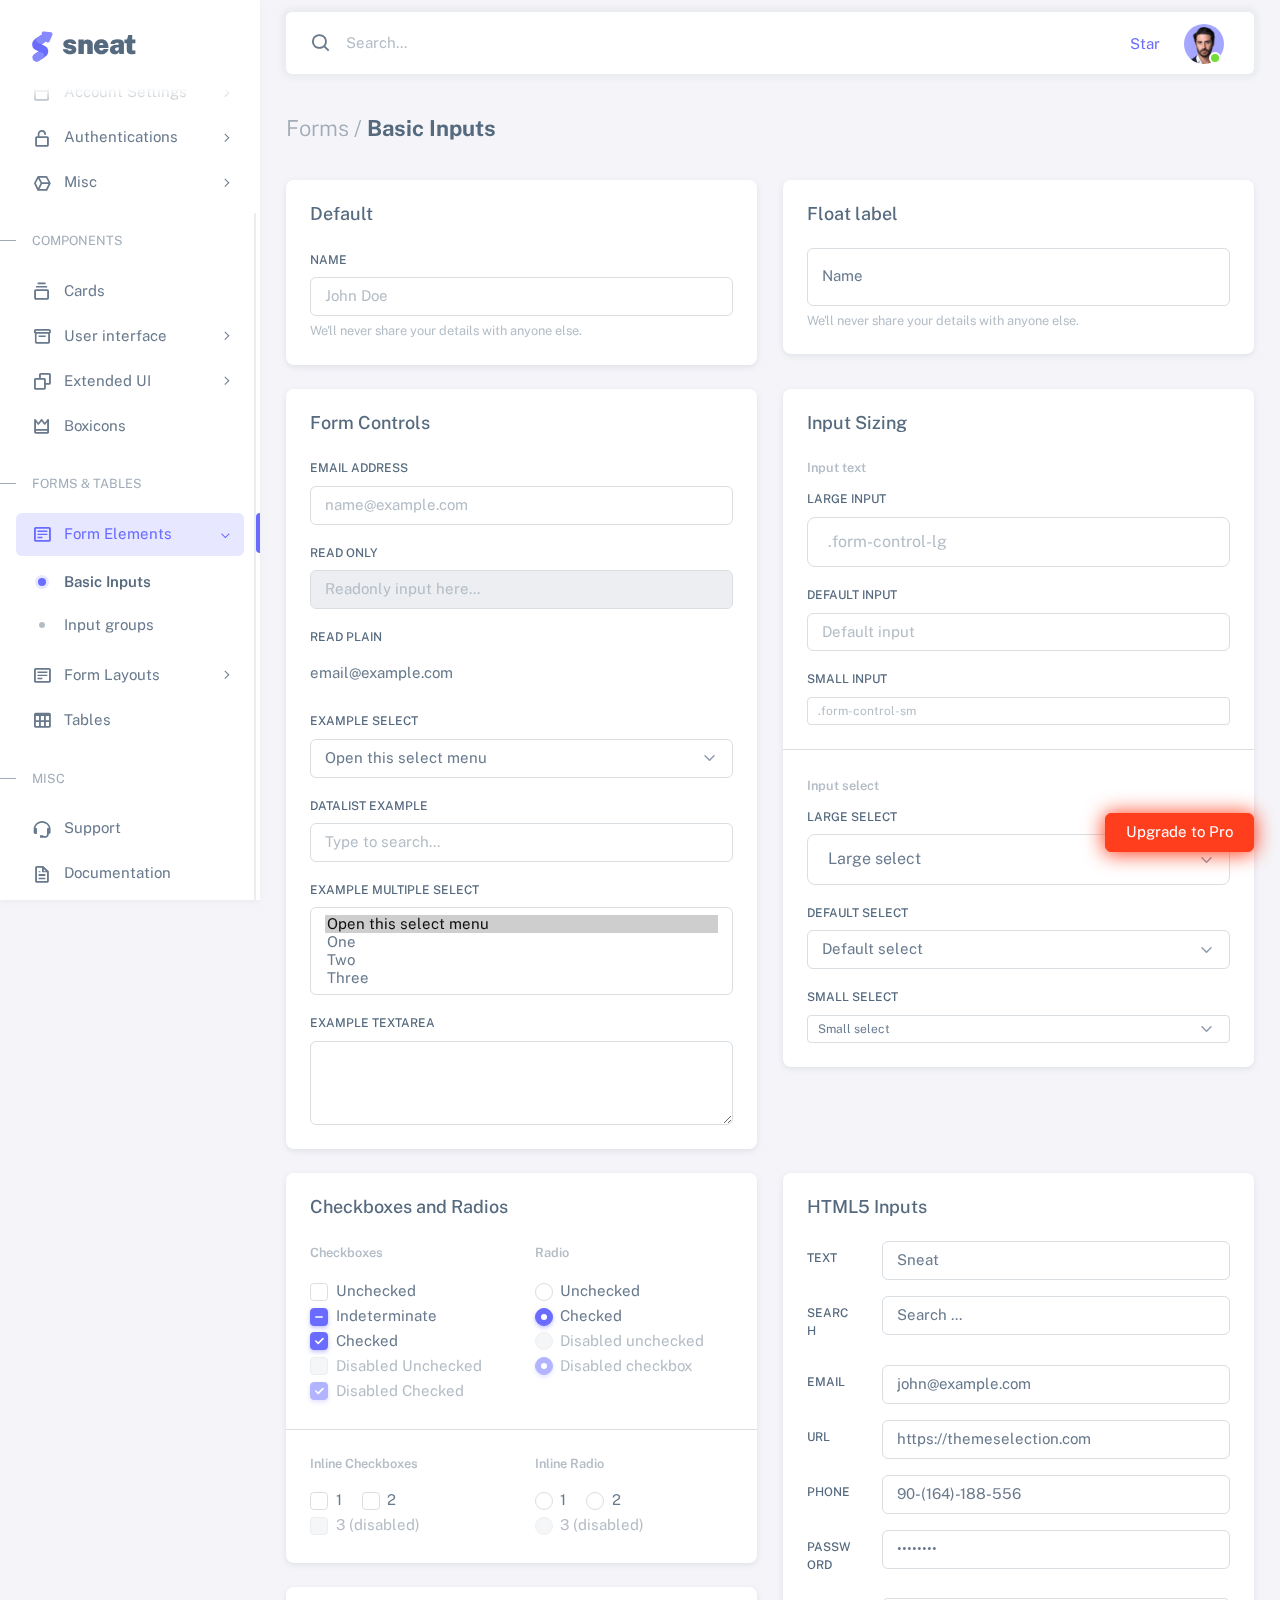
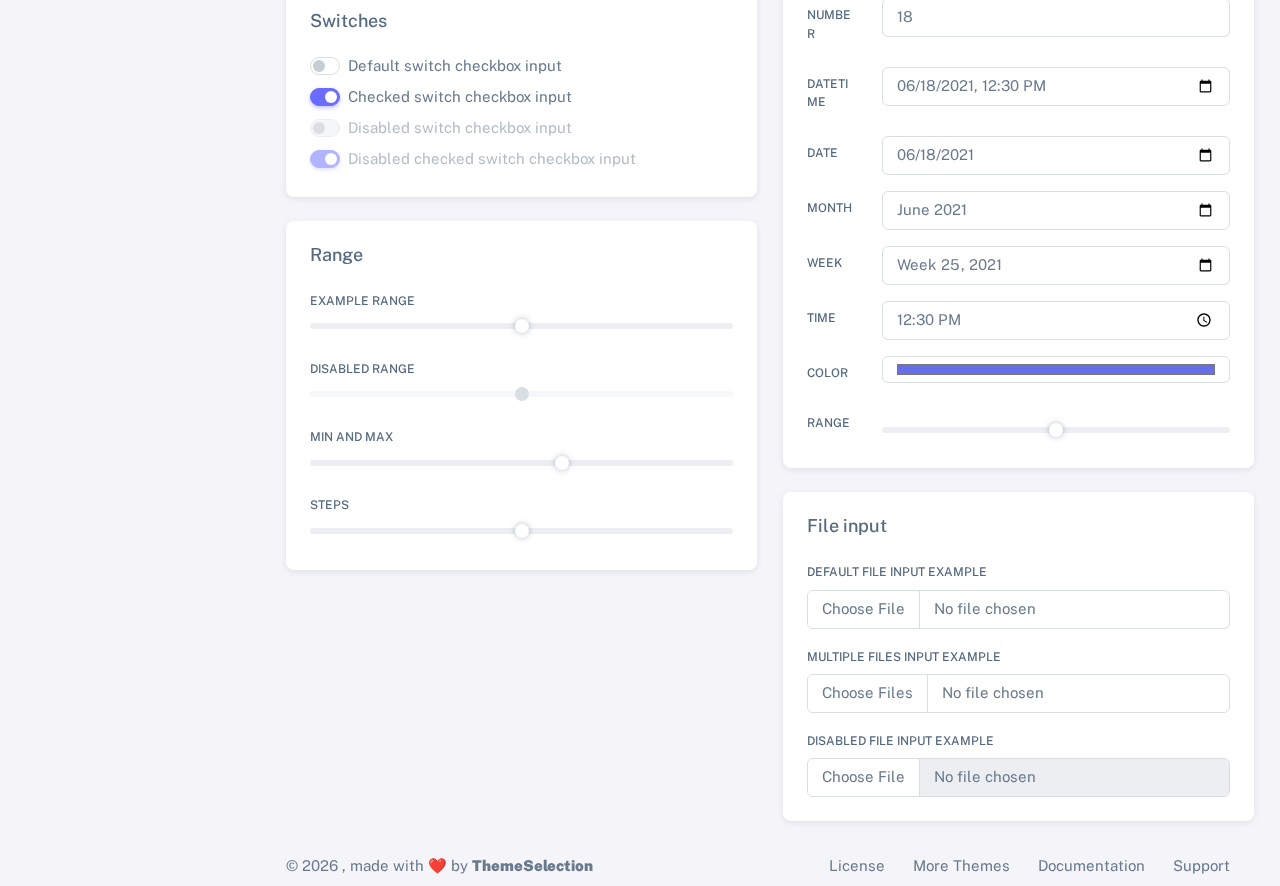
<file: forms-basic-inputs.html>
<!DOCTYPE html>

<!-- =========================================================
* Sneat - Bootstrap 5 HTML Admin Template - Pro | v1.0.0
==============================================================

* Product Page: https://themeselection.com/products/sneat-bootstrap-html-admin-template/
* Created by: ThemeSelection
* License: You must have a valid license purchased in order to legally use the theme for your project.
* Copyright ThemeSelection (https://themeselection.com)

=========================================================
 -->
<!-- beautify ignore:start -->
<html
  lang="en"
  class="light-style layout-menu-fixed"
  dir="ltr"
  data-theme="theme-default"
  data-assets-path="../assets/"
  data-template="vertical-menu-template-free"
>
  <head>
    <meta charset="utf-8" />
    <meta
      name="viewport"
      content="width=device-width, initial-scale=1.0, user-scalable=no, minimum-scale=1.0, maximum-scale=1.0"
    />

    <title>Basic Inputs - Forms | Sneat - Bootstrap 5 HTML Admin Template - Pro</title>

    <meta name="description" content="" />

    <!-- Favicon -->
    <link rel="icon" type="image/x-icon" href="../assets/img/favicon/favicon.ico" />

    <!-- Fonts -->
    <link rel="preconnect" href="https://fonts.googleapis.com" />
    <link rel="preconnect" href="https://fonts.gstatic.com" crossorigin />
    <link
      href="https://fonts.googleapis.com/css2?family=Public+Sans:ital,wght@0,300;0,400;0,500;0,600;0,700;1,300;1,400;1,500;1,600;1,700&display=swap"
      rel="stylesheet"
    />

    <!-- Icons. Uncomment required icon fonts -->
    <link rel="stylesheet" href="../assets/vendor/fonts/boxicons.css" />

    <!-- Core CSS -->
    <link rel="stylesheet" href="../assets/vendor/css/core.css" class="template-customizer-core-css" />
    <link rel="stylesheet" href="../assets/vendor/css/theme-default.css" class="template-customizer-theme-css" />
    <link rel="stylesheet" href="../assets/css/demo.css" />

    <!-- Vendors CSS -->
    <link rel="stylesheet" href="../assets/vendor/libs/perfect-scrollbar/perfect-scrollbar.css" />

    <!-- Page CSS -->

    <!-- Helpers -->
    <script src="../assets/vendor/js/helpers.js"></script>

    <!--! Template customizer & Theme config files MUST be included after core stylesheets and helpers.js in the <head> section -->
    <!--? Config:  Mandatory theme config file contain global vars & default theme options, Set your preferred theme option in this file.  -->
    <script src="../assets/js/config.js"></script>
  </head>

  <body>
    <!-- Layout wrapper -->
    <div class="layout-wrapper layout-content-navbar">
      <div class="layout-container">
        <!-- Menu -->

        <aside id="layout-menu" class="layout-menu menu-vertical menu bg-menu-theme">
          <div class="app-brand demo">
            <a href="index.html" class="app-brand-link">
              <span class="app-brand-logo demo">
                <svg
                  width="25"
                  viewBox="0 0 25 42"
                  version="1.1"
                  xmlns="http://www.w3.org/2000/svg"
                  xmlns:xlink="http://www.w3.org/1999/xlink"
                >
                  <defs>
                    <path
                      d="M13.7918663,0.358365126 L3.39788168,7.44174259 C0.566865006,9.69408886 -0.379795268,12.4788597 0.557900856,15.7960551 C0.68998853,16.2305145 1.09562888,17.7872135 3.12357076,19.2293357 C3.8146334,19.7207684 5.32369333,20.3834223 7.65075054,21.2172976 L7.59773219,21.2525164 L2.63468769,24.5493413 C0.445452254,26.3002124 0.0884951797,28.5083815 1.56381646,31.1738486 C2.83770406,32.8170431 5.20850219,33.2640127 7.09180128,32.5391577 C8.347334,32.0559211 11.4559176,30.0011079 16.4175519,26.3747182 C18.0338572,24.4997857 18.6973423,22.4544883 18.4080071,20.2388261 C17.963753,17.5346866 16.1776345,15.5799961 13.0496516,14.3747546 L10.9194936,13.4715819 L18.6192054,7.984237 L13.7918663,0.358365126 Z"
                      id="path-1"
                    ></path>
                    <path
                      d="M5.47320593,6.00457225 C4.05321814,8.216144 4.36334763,10.0722806 6.40359441,11.5729822 C8.61520715,12.571656 10.0999176,13.2171421 10.8577257,13.5094407 L15.5088241,14.433041 L18.6192054,7.984237 C15.5364148,3.11535317 13.9273018,0.573395879 13.7918663,0.358365126 C13.5790555,0.511491653 10.8061687,2.3935607 5.47320593,6.00457225 Z"
                      id="path-3"
                    ></path>
                    <path
                      d="M7.50063644,21.2294429 L12.3234468,23.3159332 C14.1688022,24.7579751 14.397098,26.4880487 13.008334,28.506154 C11.6195701,30.5242593 10.3099883,31.790241 9.07958868,32.3040991 C5.78142938,33.4346997 4.13234973,34 4.13234973,34 C4.13234973,34 2.75489982,33.0538207 2.37032616e-14,31.1614621 C-0.55822714,27.8186216 -0.55822714,26.0572515 -4.05231404e-15,25.8773518 C0.83734071,25.6075023 2.77988457,22.8248993 3.3049379,22.52991 C3.65497346,22.3332504 5.05353963,21.8997614 7.50063644,21.2294429 Z"
                      id="path-4"
                    ></path>
                    <path
                      d="M20.6,7.13333333 L25.6,13.8 C26.2627417,14.6836556 26.0836556,15.9372583 25.2,16.6 C24.8538077,16.8596443 24.4327404,17 24,17 L14,17 C12.8954305,17 12,16.1045695 12,15 C12,14.5672596 12.1403557,14.1461923 12.4,13.8 L17.4,7.13333333 C18.0627417,6.24967773 19.3163444,6.07059163 20.2,6.73333333 C20.3516113,6.84704183 20.4862915,6.981722 20.6,7.13333333 Z"
                      id="path-5"
                    ></path>
                  </defs>
                  <g id="g-app-brand" stroke="none" stroke-width="1" fill="none" fill-rule="evenodd">
                    <g id="Brand-Logo" transform="translate(-27.000000, -15.000000)">
                      <g id="Icon" transform="translate(27.000000, 15.000000)">
                        <g id="Mask" transform="translate(0.000000, 8.000000)">
                          <mask id="mask-2" fill="white">
                            <use xlink:href="#path-1"></use>
                          </mask>
                          <use fill="#696cff" xlink:href="#path-1"></use>
                          <g id="Path-3" mask="url(#mask-2)">
                            <use fill="#696cff" xlink:href="#path-3"></use>
                            <use fill-opacity="0.2" fill="#FFFFFF" xlink:href="#path-3"></use>
                          </g>
                          <g id="Path-4" mask="url(#mask-2)">
                            <use fill="#696cff" xlink:href="#path-4"></use>
                            <use fill-opacity="0.2" fill="#FFFFFF" xlink:href="#path-4"></use>
                          </g>
                        </g>
                        <g
                          id="Triangle"
                          transform="translate(19.000000, 11.000000) rotate(-300.000000) translate(-19.000000, -11.000000) "
                        >
                          <use fill="#696cff" xlink:href="#path-5"></use>
                          <use fill-opacity="0.2" fill="#FFFFFF" xlink:href="#path-5"></use>
                        </g>
                      </g>
                    </g>
                  </g>
                </svg>
              </span>
              <span class="app-brand-text demo menu-text fw-bolder ms-2">Sneat</span>
            </a>

            <a href="javascript:void(0);" class="layout-menu-toggle menu-link text-large ms-auto d-block d-xl-none">
              <i class="bx bx-chevron-left bx-sm align-middle"></i>
            </a>
          </div>

          <div class="menu-inner-shadow"></div>

          <ul class="menu-inner py-1">
            <!-- Dashboard -->
            <li class="menu-item">
              <a href="index.html" class="menu-link">
                <i class="menu-icon tf-icons bx bx-home-circle"></i>
                <div data-i18n="Analytics">Dashboard</div>
              </a>
            </li>

            <!-- Layouts -->
            <li class="menu-item">
              <a href="javascript:void(0);" class="menu-link menu-toggle">
                <i class="menu-icon tf-icons bx bx-layout"></i>
                <div data-i18n="Layouts">Layouts</div>
              </a>

              <ul class="menu-sub">
                <li class="menu-item">
                  <a href="layouts-without-menu.html" class="menu-link">
                    <div data-i18n="Without menu">Without menu</div>
                  </a>
                </li>
                <li class="menu-item">
                  <a href="layouts-without-navbar.html" class="menu-link">
                    <div data-i18n="Without navbar">Without navbar</div>
                  </a>
                </li>
                <li class="menu-item">
                  <a href="layouts-container.html" class="menu-link">
                    <div data-i18n="Container">Container</div>
                  </a>
                </li>
                <li class="menu-item">
                  <a href="layouts-fluid.html" class="menu-link">
                    <div data-i18n="Fluid">Fluid</div>
                  </a>
                </li>
                <li class="menu-item">
                  <a href="layouts-blank.html" class="menu-link">
                    <div data-i18n="Blank">Blank</div>
                  </a>
                </li>
              </ul>
            </li>

            <li class="menu-header small text-uppercase">
              <span class="menu-header-text">Pages</span>
            </li>
            <li class="menu-item">
              <a href="javascript:void(0);" class="menu-link menu-toggle">
                <i class="menu-icon tf-icons bx bx-dock-top"></i>
                <div data-i18n="Account Settings">Account Settings</div>
              </a>
              <ul class="menu-sub">
                <li class="menu-item">
                  <a href="pages-account-settings-account.html" class="menu-link">
                    <div data-i18n="Account">Account</div>
                  </a>
                </li>
                <li class="menu-item">
                  <a href="pages-account-settings-notifications.html" class="menu-link">
                    <div data-i18n="Notifications">Notifications</div>
                  </a>
                </li>
                <li class="menu-item">
                  <a href="pages-account-settings-connections.html" class="menu-link">
                    <div data-i18n="Connections">Connections</div>
                  </a>
                </li>
              </ul>
            </li>
            <li class="menu-item">
              <a href="javascript:void(0);" class="menu-link menu-toggle">
                <i class="menu-icon tf-icons bx bx-lock-open-alt"></i>
                <div data-i18n="Authentications">Authentications</div>
              </a>
              <ul class="menu-sub">
                <li class="menu-item">
                  <a href="auth-login-basic.html" class="menu-link" target="_blank">
                    <div data-i18n="Basic">Login</div>
                  </a>
                </li>
                <li class="menu-item">
                  <a href="auth-register-basic.html" class="menu-link" target="_blank">
                    <div data-i18n="Basic">Register</div>
                  </a>
                </li>
                <li class="menu-item">
                  <a href="auth-forgot-password-basic.html" class="menu-link" target="_blank">
                    <div data-i18n="Basic">Forgot Password</div>
                  </a>
                </li>
              </ul>
            </li>
            <li class="menu-item">
              <a href="javascript:void(0);" class="menu-link menu-toggle">
                <i class="menu-icon tf-icons bx bx-cube-alt"></i>
                <div data-i18n="Misc">Misc</div>
              </a>
              <ul class="menu-sub">
                <li class="menu-item">
                  <a href="pages-misc-error.html" class="menu-link">
                    <div data-i18n="Error">Error</div>
                  </a>
                </li>
                <li class="menu-item">
                  <a href="pages-misc-under-maintenance.html" class="menu-link">
                    <div data-i18n="Under Maintenance">Under Maintenance</div>
                  </a>
                </li>
              </ul>
            </li>
            <!-- Components -->
            <li class="menu-header small text-uppercase"><span class="menu-header-text">Components</span></li>
            <!-- Cards -->
            <li class="menu-item">
              <a href="cards-basic.html" class="menu-link">
                <i class="menu-icon tf-icons bx bx-collection"></i>
                <div data-i18n="Basic">Cards</div>
              </a>
            </li>
            <!-- User interface -->
            <li class="menu-item">
              <a href="javascript:void(0)" class="menu-link menu-toggle">
                <i class="menu-icon tf-icons bx bx-box"></i>
                <div data-i18n="User interface">User interface</div>
              </a>
              <ul class="menu-sub">
                <li class="menu-item">
                  <a href="ui-accordion.html" class="menu-link">
                    <div data-i18n="Accordion">Accordion</div>
                  </a>
                </li>
                <li class="menu-item">
                  <a href="ui-alerts.html" class="menu-link">
                    <div data-i18n="Alerts">Alerts</div>
                  </a>
                </li>
                <li class="menu-item">
                  <a href="ui-badges.html" class="menu-link">
                    <div data-i18n="Badges">Badges</div>
                  </a>
                </li>
                <li class="menu-item">
                  <a href="ui-buttons.html" class="menu-link">
                    <div data-i18n="Buttons">Buttons</div>
                  </a>
                </li>
                <li class="menu-item">
                  <a href="ui-carousel.html" class="menu-link">
                    <div data-i18n="Carousel">Carousel</div>
                  </a>
                </li>
                <li class="menu-item">
                  <a href="ui-collapse.html" class="menu-link">
                    <div data-i18n="Collapse">Collapse</div>
                  </a>
                </li>
                <li class="menu-item">
                  <a href="ui-dropdowns.html" class="menu-link">
                    <div data-i18n="Dropdowns">Dropdowns</div>
                  </a>
                </li>
                <li class="menu-item">
                  <a href="ui-footer.html" class="menu-link">
                    <div data-i18n="Footer">Footer</div>
                  </a>
                </li>
                <li class="menu-item">
                  <a href="ui-list-groups.html" class="menu-link">
                    <div data-i18n="List Groups">List groups</div>
                  </a>
                </li>
                <li class="menu-item">
                  <a href="ui-modals.html" class="menu-link">
                    <div data-i18n="Modals">Modals</div>
                  </a>
                </li>
                <li class="menu-item">
                  <a href="ui-navbar.html" class="menu-link">
                    <div data-i18n="Navbar">Navbar</div>
                  </a>
                </li>
                <li class="menu-item">
                  <a href="ui-offcanvas.html" class="menu-link">
                    <div data-i18n="Offcanvas">Offcanvas</div>
                  </a>
                </li>
                <li class="menu-item">
                  <a href="ui-pagination-breadcrumbs.html" class="menu-link">
                    <div data-i18n="Pagination &amp; Breadcrumbs">Pagination &amp; Breadcrumbs</div>
                  </a>
                </li>
                <li class="menu-item">
                  <a href="ui-progress.html" class="menu-link">
                    <div data-i18n="Progress">Progress</div>
                  </a>
                </li>
                <li class="menu-item">
                  <a href="ui-spinners.html" class="menu-link">
                    <div data-i18n="Spinners">Spinners</div>
                  </a>
                </li>
                <li class="menu-item">
                  <a href="ui-tabs-pills.html" class="menu-link">
                    <div data-i18n="Tabs &amp; Pills">Tabs &amp; Pills</div>
                  </a>
                </li>
                <li class="menu-item">
                  <a href="ui-toasts.html" class="menu-link">
                    <div data-i18n="Toasts">Toasts</div>
                  </a>
                </li>
                <li class="menu-item">
                  <a href="ui-tooltips-popovers.html" class="menu-link">
                    <div data-i18n="Tooltips & Popovers">Tooltips &amp; popovers</div>
                  </a>
                </li>
                <li class="menu-item">
                  <a href="ui-typography.html" class="menu-link">
                    <div data-i18n="Typography">Typography</div>
                  </a>
                </li>
              </ul>
            </li>

            <!-- Extended components -->
            <li class="menu-item">
              <a href="javascript:void(0)" class="menu-link menu-toggle">
                <i class="menu-icon tf-icons bx bx-copy"></i>
                <div data-i18n="Extended UI">Extended UI</div>
              </a>
              <ul class="menu-sub">
                <li class="menu-item">
                  <a href="extended-ui-perfect-scrollbar.html" class="menu-link">
                    <div data-i18n="Perfect Scrollbar">Perfect scrollbar</div>
                  </a>
                </li>
                <li class="menu-item">
                  <a href="extended-ui-text-divider.html" class="menu-link">
                    <div data-i18n="Text Divider">Text Divider</div>
                  </a>
                </li>
              </ul>
            </li>

            <li class="menu-item">
              <a href="icons-boxicons.html" class="menu-link">
                <i class="menu-icon tf-icons bx bx-crown"></i>
                <div data-i18n="Boxicons">Boxicons</div>
              </a>
            </li>

            <!-- Forms & Tables -->
            <li class="menu-header small text-uppercase"><span class="menu-header-text">Forms &amp; Tables</span></li>
            <!-- Forms -->
            <li class="menu-item active open">
              <a href="javascript:void(0);" class="menu-link menu-toggle">
                <i class="menu-icon tf-icons bx bx-detail"></i>
                <div data-i18n="Form Elements">Form Elements</div>
              </a>
              <ul class="menu-sub">
                <li class="menu-item active">
                  <a href="forms-basic-inputs.html" class="menu-link">
                    <div data-i18n="Basic Inputs">Basic Inputs</div>
                  </a>
                </li>
                <li class="menu-item">
                  <a href="forms-input-groups.html" class="menu-link">
                    <div data-i18n="Input groups">Input groups</div>
                  </a>
                </li>
              </ul>
            </li>
            <li class="menu-item">
              <a href="javascript:void(0);" class="menu-link menu-toggle">
                <i class="menu-icon tf-icons bx bx-detail"></i>
                <div data-i18n="Form Layouts">Form Layouts</div>
              </a>
              <ul class="menu-sub">
                <li class="menu-item">
                  <a href="form-layouts-vertical.html" class="menu-link">
                    <div data-i18n="Vertical Form">Vertical Form</div>
                  </a>
                </li>
                <li class="menu-item">
                  <a href="form-layouts-horizontal.html" class="menu-link">
                    <div data-i18n="Horizontal Form">Horizontal Form</div>
                  </a>
                </li>
              </ul>
            </li>
            <!-- Tables -->
            <li class="menu-item">
              <a href="tables-basic.html" class="menu-link">
                <i class="menu-icon tf-icons bx bx-table"></i>
                <div data-i18n="Tables">Tables</div>
              </a>
            </li>
            <!-- Misc -->
            <li class="menu-header small text-uppercase"><span class="menu-header-text">Misc</span></li>
            <li class="menu-item">
              <a
                href="https://github.com/themeselection/sneat-html-admin-template-free/issues"
                target="_blank"
                class="menu-link"
              >
                <i class="menu-icon tf-icons bx bx-support"></i>
                <div data-i18n="Support">Support</div>
              </a>
            </li>
            <li class="menu-item">
              <a
                href="https://themeselection.com/demo/sneat-bootstrap-html-admin-template/documentation/"
                target="_blank"
                class="menu-link"
              >
                <i class="menu-icon tf-icons bx bx-file"></i>
                <div data-i18n="Documentation">Documentation</div>
              </a>
            </li>
          </ul>
        </aside>
        <!-- / Menu -->

        <!-- Layout container -->
        <div class="layout-page">
          <!-- Navbar -->

          <nav
            class="layout-navbar container-xxl navbar navbar-expand-xl navbar-detached align-items-center bg-navbar-theme"
            id="layout-navbar"
          >
            <div class="layout-menu-toggle navbar-nav align-items-xl-center me-3 me-xl-0 d-xl-none">
              <a class="nav-item nav-link px-0 me-xl-4" href="javascript:void(0)">
                <i class="bx bx-menu bx-sm"></i>
              </a>
            </div>

            <div class="navbar-nav-right d-flex align-items-center" id="navbar-collapse">
              <!-- Search -->
              <div class="navbar-nav align-items-center">
                <div class="nav-item d-flex align-items-center">
                  <i class="bx bx-search fs-4 lh-0"></i>
                  <input
                    type="text"
                    class="form-control border-0 shadow-none"
                    placeholder="Search..."
                    aria-label="Search..."
                  />
                </div>
              </div>
              <!-- /Search -->

              <ul class="navbar-nav flex-row align-items-center ms-auto">
                <!-- Place this tag where you want the button to render. -->
                <li class="nav-item lh-1 me-3">
                  <a
                    class="github-button"
                    href="https://github.com/themeselection/sneat-html-admin-template-free"
                    data-icon="octicon-star"
                    data-size="large"
                    data-show-count="true"
                    aria-label="Star themeselection/sneat-html-admin-template-free on GitHub"
                    >Star</a
                  >
                </li>

                <!-- User -->
                <li class="nav-item navbar-dropdown dropdown-user dropdown">
                  <a class="nav-link dropdown-toggle hide-arrow" href="javascript:void(0);" data-bs-toggle="dropdown">
                    <div class="avatar avatar-online">
                      <img src="../assets/img/avatars/1.png" alt class="w-px-40 h-auto rounded-circle" />
                    </div>
                  </a>
                  <ul class="dropdown-menu dropdown-menu-end">
                    <li>
                      <a class="dropdown-item" href="#">
                        <div class="d-flex">
                          <div class="flex-shrink-0 me-3">
                            <div class="avatar avatar-online">
                              <img src="../assets/img/avatars/1.png" alt class="w-px-40 h-auto rounded-circle" />
                            </div>
                          </div>
                          <div class="flex-grow-1">
                            <span class="fw-semibold d-block">John Doe</span>
                            <small class="text-muted">Admin</small>
                          </div>
                        </div>
                      </a>
                    </li>
                    <li>
                      <div class="dropdown-divider"></div>
                    </li>
                    <li>
                      <a class="dropdown-item" href="#">
                        <i class="bx bx-user me-2"></i>
                        <span class="align-middle">My Profile</span>
                      </a>
                    </li>
                    <li>
                      <a class="dropdown-item" href="#">
                        <i class="bx bx-cog me-2"></i>
                        <span class="align-middle">Settings</span>
                      </a>
                    </li>
                    <li>
                      <a class="dropdown-item" href="#">
                        <span class="d-flex align-items-center align-middle">
                          <i class="flex-shrink-0 bx bx-credit-card me-2"></i>
                          <span class="flex-grow-1 align-middle">Billing</span>
                          <span class="flex-shrink-0 badge badge-center rounded-pill bg-danger w-px-20 h-px-20">4</span>
                        </span>
                      </a>
                    </li>
                    <li>
                      <div class="dropdown-divider"></div>
                    </li>
                    <li>
                      <a class="dropdown-item" href="auth-login-basic.html">
                        <i class="bx bx-power-off me-2"></i>
                        <span class="align-middle">Log Out</span>
                      </a>
                    </li>
                  </ul>
                </li>
                <!--/ User -->
              </ul>
            </div>
          </nav>

          <!-- / Navbar -->

          <!-- Content wrapper -->
          <div class="content-wrapper">
            <!-- Content -->

            <div class="container-xxl flex-grow-1 container-p-y">
              <h4 class="fw-bold py-3 mb-4"><span class="text-muted fw-light">Forms /</span> Basic Inputs</h4>

              <div class="row">
                <div class="col-md-6">
                  <div class="card mb-4">
                    <h5 class="card-header">Default</h5>
                    <div class="card-body">
                      <div>
                        <label for="defaultFormControlInput" class="form-label">Name</label>
                        <input
                          type="text"
                          class="form-control"
                          id="defaultFormControlInput"
                          placeholder="John Doe"
                          aria-describedby="defaultFormControlHelp"
                        />
                        <div id="defaultFormControlHelp" class="form-text">
                          We'll never share your details with anyone else.
                        </div>
                      </div>
                    </div>
                  </div>
                </div>
                <div class="col-md-6">
                  <div class="card mb-4">
                    <h5 class="card-header">Float label</h5>
                    <div class="card-body">
                      <div class="form-floating">
                        <input
                          type="text"
                          class="form-control"
                          id="floatingInput"
                          placeholder="John Doe"
                          aria-describedby="floatingInputHelp"
                        />
                        <label for="floatingInput">Name</label>
                        <div id="floatingInputHelp" class="form-text">
                          We'll never share your details with anyone else.
                        </div>
                      </div>
                    </div>
                  </div>
                </div>

                <!-- Form controls -->
                <div class="col-md-6">
                  <div class="card mb-4">
                    <h5 class="card-header">Form Controls</h5>
                    <div class="card-body">
                      <div class="mb-3">
                        <label for="exampleFormControlInput1" class="form-label">Email address</label>
                        <input
                          type="email"
                          class="form-control"
                          id="exampleFormControlInput1"
                          placeholder="name@example.com"
                        />
                      </div>
                      <div class="mb-3">
                        <label for="exampleFormControlReadOnlyInput1" class="form-label">Read only</label>
                        <input
                          class="form-control"
                          type="text"
                          id="exampleFormControlReadOnlyInput1"
                          placeholder="Readonly input here..."
                          readonly
                        />
                      </div>
                      <div class="mb-3">
                        <label for="exampleFormControlReadOnlyInputPlain1" class="form-label">Read plain</label>
                        <input
                          type="text"
                          readonly
                          class="form-control-plaintext"
                          id="exampleFormControlReadOnlyInputPlain1"
                          value="email@example.com"
                        />
                      </div>
                      <div class="mb-3">
                        <label for="exampleFormControlSelect1" class="form-label">Example select</label>
                        <select class="form-select" id="exampleFormControlSelect1" aria-label="Default select example">
                          <option selected>Open this select menu</option>
                          <option value="1">One</option>
                          <option value="2">Two</option>
                          <option value="3">Three</option>
                        </select>
                      </div>
                      <div class="mb-3">
                        <label for="exampleDataList" class="form-label">Datalist example</label>
                        <input
                          class="form-control"
                          list="datalistOptions"
                          id="exampleDataList"
                          placeholder="Type to search..."
                        />
                        <datalist id="datalistOptions">
                          <option value="San Francisco"></option>
                          <option value="New York"></option>
                          <option value="Seattle"></option>
                          <option value="Los Angeles"></option>
                          <option value="Chicago"></option>
                        </datalist>
                      </div>
                      <div class="mb-3">
                        <label for="exampleFormControlSelect2" class="form-label">Example multiple select</label>
                        <select
                          multiple
                          class="form-select"
                          id="exampleFormControlSelect2"
                          aria-label="Multiple select example"
                        >
                          <option selected>Open this select menu</option>
                          <option value="1">One</option>
                          <option value="2">Two</option>
                          <option value="3">Three</option>
                        </select>
                      </div>
                      <div>
                        <label for="exampleFormControlTextarea1" class="form-label">Example textarea</label>
                        <textarea class="form-control" id="exampleFormControlTextarea1" rows="3"></textarea>
                      </div>
                    </div>
                  </div>
                </div>

                <!-- Input Sizing -->
                <div class="col-md-6">
                  <div class="card mb-4">
                    <h5 class="card-header">Input Sizing</h5>
                    <div class="card-body">
                      <small class="text-light fw-semibold">Input text</small>

                      <div class="mt-2 mb-3">
                        <label for="largeInput" class="form-label">Large input</label>
                        <input
                          id="largeInput"
                          class="form-control form-control-lg"
                          type="text"
                          placeholder=".form-control-lg"
                        />
                      </div>
                      <div class="mb-3">
                        <label for="defaultInput" class="form-label">Default input</label>
                        <input id="defaultInput" class="form-control" type="text" placeholder="Default input" />
                      </div>
                      <div>
                        <label for="smallInput" class="form-label">Small input</label>
                        <input
                          id="smallInput"
                          class="form-control form-control-sm"
                          type="text"
                          placeholder=".form-control-sm"
                        />
                      </div>
                    </div>
                    <hr class="m-0" />
                    <div class="card-body">
                      <small class="text-light fw-semibold">Input select</small>
                      <div class="mt-2 mb-3">
                        <label for="largeSelect" class="form-label">Large select</label>
                        <select id="largeSelect" class="form-select form-select-lg">
                          <option>Large select</option>
                          <option value="1">One</option>
                          <option value="2">Two</option>
                          <option value="3">Three</option>
                        </select>
                      </div>
                      <div class="mb-3">
                        <label for="defaultSelect" class="form-label">Default select</label>
                        <select id="defaultSelect" class="form-select">
                          <option>Default select</option>
                          <option value="1">One</option>
                          <option value="2">Two</option>
                          <option value="3">Three</option>
                        </select>
                      </div>
                      <div>
                        <label for="smallSelect" class="form-label">Small select</label>
                        <select id="smallSelect" class="form-select form-select-sm">
                          <option>Small select</option>
                          <option value="1">One</option>
                          <option value="2">Two</option>
                          <option value="3">Three</option>
                        </select>
                      </div>
                    </div>
                  </div>
                </div>

                <!-- Default Checkboxes and radios & Default checkboxes and radios -->
                <div class="col-xl-6">
                  <div class="card mb-4">
                    <h5 class="card-header">Checkboxes and Radios</h5>
                    <!-- Checkboxes and Radios -->
                    <div class="card-body">
                      <div class="row gy-3">
                        <div class="col-md">
                          <small class="text-light fw-semibold">Checkboxes</small>
                          <div class="form-check mt-3">
                            <input class="form-check-input" type="checkbox" value="" id="defaultCheck1" />
                            <label class="form-check-label" for="defaultCheck1"> Unchecked </label>
                          </div>
                          <div class="form-check">
                            <input class="form-check-input" type="checkbox" value="" id="defaultCheck2" checked />
                            <label class="form-check-label" for="defaultCheck2"> Indeterminate </label>
                          </div>
                          <div class="form-check">
                            <input class="form-check-input" type="checkbox" value="" id="defaultCheck3" checked />
                            <label class="form-check-label" for="defaultCheck3"> Checked </label>
                          </div>
                          <div class="form-check">
                            <input class="form-check-input" type="checkbox" value="" id="disabledCheck1" disabled />
                            <label class="form-check-label" for="disabledCheck1"> Disabled Unchecked </label>
                          </div>
                          <div class="form-check">
                            <input
                              class="form-check-input"
                              type="checkbox"
                              value=""
                              id="disabledCheck2"
                              disabled
                              checked
                            />
                            <label class="form-check-label" for="disabledCheck2"> Disabled Checked </label>
                          </div>
                        </div>
                        <div class="col-md">
                          <small class="text-light fw-semibold">Radio</small>
                          <div class="form-check mt-3">
                            <input
                              name="default-radio-1"
                              class="form-check-input"
                              type="radio"
                              value=""
                              id="defaultRadio1"
                            />
                            <label class="form-check-label" for="defaultRadio1"> Unchecked </label>
                          </div>
                          <div class="form-check">
                            <input
                              name="default-radio-1"
                              class="form-check-input"
                              type="radio"
                              value=""
                              id="defaultRadio2"
                              checked
                            />
                            <label class="form-check-label" for="defaultRadio2"> Checked </label>
                          </div>
                          <div class="form-check">
                            <input class="form-check-input" type="radio" value="" id="disabledRadio1" disabled />
                            <label class="form-check-label" for="disabledRadio1"> Disabled unchecked </label>
                          </div>
                          <div class="form-check">
                            <input
                              class="form-check-input"
                              type="radio"
                              value=""
                              id="disabledRadio2"
                              disabled
                              checked
                            />
                            <label class="form-check-label" for="disabledRadio2"> Disabled checkbox </label>
                          </div>
                        </div>
                      </div>
                    </div>
                    <hr class="m-0" />
                    <!-- Inline Checkboxes -->
                    <div class="card-body">
                      <div class="row gy-3">
                        <div class="col-md">
                          <small class="text-light fw-semibold d-block">Inline Checkboxes</small>
                          <div class="form-check form-check-inline mt-3">
                            <input class="form-check-input" type="checkbox" id="inlineCheckbox1" value="option1" />
                            <label class="form-check-label" for="inlineCheckbox1">1</label>
                          </div>
                          <div class="form-check form-check-inline">
                            <input class="form-check-input" type="checkbox" id="inlineCheckbox2" value="option2" />
                            <label class="form-check-label" for="inlineCheckbox2">2</label>
                          </div>
                          <div class="form-check form-check-inline">
                            <input
                              class="form-check-input"
                              type="checkbox"
                              id="inlineCheckbox3"
                              value="option3"
                              disabled
                            />
                            <label class="form-check-label" for="inlineCheckbox3">3 (disabled)</label>
                          </div>
                        </div>
                        <div class="col-md">
                          <small class="text-light fw-semibold d-block">Inline Radio</small>
                          <div class="form-check form-check-inline mt-3">
                            <input
                              class="form-check-input"
                              type="radio"
                              name="inlineRadioOptions"
                              id="inlineRadio1"
                              value="option1"
                            />
                            <label class="form-check-label" for="inlineRadio1">1</label>
                          </div>
                          <div class="form-check form-check-inline">
                            <input
                              class="form-check-input"
                              type="radio"
                              name="inlineRadioOptions"
                              id="inlineRadio2"
                              value="option2"
                            />
                            <label class="form-check-label" for="inlineRadio2">2</label>
                          </div>
                          <div class="form-check form-check-inline">
                            <input
                              class="form-check-input"
                              type="radio"
                              name="inlineRadioOptions"
                              id="inlineRadio3"
                              value="option3"
                              disabled
                            />
                            <label class="form-check-label" for="inlineRadio3">3 (disabled)</label>
                          </div>
                        </div>
                      </div>
                    </div>
                  </div>

                  <!-- Switches -->
                  <div class="card mb-4">
                    <h5 class="card-header">Switches</h5>
                    <div class="card-body">
                      <div class="form-check form-switch mb-2">
                        <input class="form-check-input" type="checkbox" id="flexSwitchCheckDefault" />
                        <label class="form-check-label" for="flexSwitchCheckDefault"
                          >Default switch checkbox input</label
                        >
                      </div>
                      <div class="form-check form-switch mb-2">
                        <input class="form-check-input" type="checkbox" id="flexSwitchCheckChecked" checked />
                        <label class="form-check-label" for="flexSwitchCheckChecked"
                          >Checked switch checkbox input</label
                        >
                      </div>
                      <div class="form-check form-switch mb-2">
                        <input class="form-check-input" type="checkbox" id="flexSwitchCheckDisabled" disabled />
                        <label class="form-check-label" for="flexSwitchCheckDisabled"
                          >Disabled switch checkbox input</label
                        >
                      </div>
                      <div class="form-check form-switch">
                        <input
                          class="form-check-input"
                          type="checkbox"
                          id="flexSwitchCheckCheckedDisabled"
                          checked
                          disabled
                        />
                        <label class="form-check-label" for="flexSwitchCheckCheckedDisabled"
                          >Disabled checked switch checkbox input</label
                        >
                      </div>
                    </div>
                  </div>

                  <!-- Range -->
                  <div class="card mb-4 mb-xl-0">
                    <h5 class="card-header">Range</h5>
                    <div class="card-body">
                      <div class="mb-3">
                        <label for="formRange1" class="form-label">Example range</label>
                        <input type="range" class="form-range" id="formRange1" />
                      </div>
                      <div class="mb-3">
                        <label for="disabledRange" class="form-label">Disabled range</label>
                        <input type="range" class="form-range" id="disabledRange" disabled />
                      </div>
                      <div class="mb-3">
                        <label for="formRange2" class="form-label">Min and max</label>
                        <input type="range" class="form-range" min="0" max="5" id="formRange2" />
                      </div>
                      <div>
                        <label for="formRange3" class="form-label">Steps</label>
                        <input type="range" class="form-range" min="0" max="5" step="0.5" id="formRange3" />
                      </div>
                    </div>
                  </div>
                </div>

                <div class="col-xl-6">
                  <!-- HTML5 Inputs -->
                  <div class="card mb-4">
                    <h5 class="card-header">HTML5 Inputs</h5>
                    <div class="card-body">
                      <div class="mb-3 row">
                        <label for="html5-text-input" class="col-md-2 col-form-label">Text</label>
                        <div class="col-md-10">
                          <input class="form-control" type="text" value="Sneat" id="html5-text-input" />
                        </div>
                      </div>
                      <div class="mb-3 row">
                        <label for="html5-search-input" class="col-md-2 col-form-label">Search</label>
                        <div class="col-md-10">
                          <input class="form-control" type="search" value="Search ..." id="html5-search-input" />
                        </div>
                      </div>
                      <div class="mb-3 row">
                        <label for="html5-email-input" class="col-md-2 col-form-label">Email</label>
                        <div class="col-md-10">
                          <input class="form-control" type="email" value="john@example.com" id="html5-email-input" />
                        </div>
                      </div>
                      <div class="mb-3 row">
                        <label for="html5-url-input" class="col-md-2 col-form-label">URL</label>
                        <div class="col-md-10">
                          <input
                            class="form-control"
                            type="url"
                            value="https://themeselection.com"
                            id="html5-url-input"
                          />
                        </div>
                      </div>
                      <div class="mb-3 row">
                        <label for="html5-tel-input" class="col-md-2 col-form-label">Phone</label>
                        <div class="col-md-10">
                          <input class="form-control" type="tel" value="90-(164)-188-556" id="html5-tel-input" />
                        </div>
                      </div>
                      <div class="mb-3 row">
                        <label for="html5-password-input" class="col-md-2 col-form-label">Password</label>
                        <div class="col-md-10">
                          <input class="form-control" type="password" value="password" id="html5-password-input" />
                        </div>
                      </div>
                      <div class="mb-3 row">
                        <label for="html5-number-input" class="col-md-2 col-form-label">Number</label>
                        <div class="col-md-10">
                          <input class="form-control" type="number" value="18" id="html5-number-input" />
                        </div>
                      </div>
                      <div class="mb-3 row">
                        <label for="html5-datetime-local-input" class="col-md-2 col-form-label">Datetime</label>
                        <div class="col-md-10">
                          <input
                            class="form-control"
                            type="datetime-local"
                            value="2021-06-18T12:30:00"
                            id="html5-datetime-local-input"
                          />
                        </div>
                      </div>
                      <div class="mb-3 row">
                        <label for="html5-date-input" class="col-md-2 col-form-label">Date</label>
                        <div class="col-md-10">
                          <input class="form-control" type="date" value="2021-06-18" id="html5-date-input" />
                        </div>
                      </div>
                      <div class="mb-3 row">
                        <label for="html5-month-input" class="col-md-2 col-form-label">Month</label>
                        <div class="col-md-10">
                          <input class="form-control" type="month" value="2021-06" id="html5-month-input" />
                        </div>
                      </div>
                      <div class="mb-3 row">
                        <label for="html5-week-input" class="col-md-2 col-form-label">Week</label>
                        <div class="col-md-10">
                          <input class="form-control" type="week" value="2021-W25" id="html5-week-input" />
                        </div>
                      </div>
                      <div class="mb-3 row">
                        <label for="html5-time-input" class="col-md-2 col-form-label">Time</label>
                        <div class="col-md-10">
                          <input class="form-control" type="time" value="12:30:00" id="html5-time-input" />
                        </div>
                      </div>
                      <div class="mb-3 row">
                        <label for="html5-color-input" class="col-md-2 col-form-label">Color</label>
                        <div class="col-md-10">
                          <input class="form-control" type="color" value="#666EE8" id="html5-color-input" />
                        </div>
                      </div>
                      <div class="row">
                        <label for="html5-range" class="col-md-2 col-form-label">Range</label>
                        <div class="col-md-10">
                          <input type="range" class="form-range mt-3" id="html5-range" />
                        </div>
                      </div>
                    </div>
                  </div>

                  <!-- File input -->
                  <div class="card">
                    <h5 class="card-header">File input</h5>
                    <div class="card-body">
                      <div class="mb-3">
                        <label for="formFile" class="form-label">Default file input example</label>
                        <input class="form-control" type="file" id="formFile" />
                      </div>
                      <div class="mb-3">
                        <label for="formFileMultiple" class="form-label">Multiple files input example</label>
                        <input class="form-control" type="file" id="formFileMultiple" multiple />
                      </div>
                      <div>
                        <label for="formFileDisabled" class="form-label">Disabled file input example</label>
                        <input class="form-control" type="file" id="formFileDisabled" disabled />
                      </div>
                    </div>
                  </div>
                </div>
              </div>
            </div>
            <!-- / Content -->

            <!-- Footer -->
            <footer class="content-footer footer bg-footer-theme">
              <div class="container-xxl d-flex flex-wrap justify-content-between py-2 flex-md-row flex-column">
                <div class="mb-2 mb-md-0">
                  ©
                  <script>
                    document.write(new Date().getFullYear());
                  </script>
                  , made with ❤️ by
                  <a href="https://themeselection.com" target="_blank" class="footer-link fw-bolder">ThemeSelection</a>
                </div>
                <div>
                  <a href="https://themeselection.com/license/" class="footer-link me-4" target="_blank">License</a>
                  <a href="https://themeselection.com/" target="_blank" class="footer-link me-4">More Themes</a>

                  <a
                    href="https://themeselection.com/demo/sneat-bootstrap-html-admin-template/documentation/"
                    target="_blank"
                    class="footer-link me-4"
                    >Documentation</a
                  >

                  <a
                    href="https://github.com/themeselection/sneat-html-admin-template-free/issues"
                    target="_blank"
                    class="footer-link me-4"
                    >Support</a
                  >
                </div>
              </div>
            </footer>
            <!-- / Footer -->

            <div class="content-backdrop fade"></div>
          </div>
          <!-- Content wrapper -->
        </div>
        <!-- / Layout page -->
      </div>

      <!-- Overlay -->
      <div class="layout-overlay layout-menu-toggle"></div>
    </div>
    <!-- / Layout wrapper -->

    <div class="buy-now">
      <a
        href="https://themeselection.com/products/sneat-bootstrap-html-admin-template/"
        target="_blank"
        class="btn btn-danger btn-buy-now"
        >Upgrade to Pro</a
      >
    </div>

    <!-- Core JS -->
    <!-- build:js assets/vendor/js/core.js -->
    <script src="../assets/vendor/libs/jquery/jquery.js"></script>
    <script src="../assets/vendor/libs/popper/popper.js"></script>
    <script src="../assets/vendor/js/bootstrap.js"></script>
    <script src="../assets/vendor/libs/perfect-scrollbar/perfect-scrollbar.js"></script>

    <script src="../assets/vendor/js/menu.js"></script>
    <!-- endbuild -->

    <!-- Vendors JS -->

    <!-- Main JS -->
    <script src="../assets/js/main.js"></script>

    <!-- Page JS -->

    <script src="../assets/js/form-basic-inputs.js"></script>

    <!-- Place this tag in your head or just before your close body tag. -->
    <script async defer src="https://buttons.github.io/buttons.js"></script>
  </body>
</html>
</file>
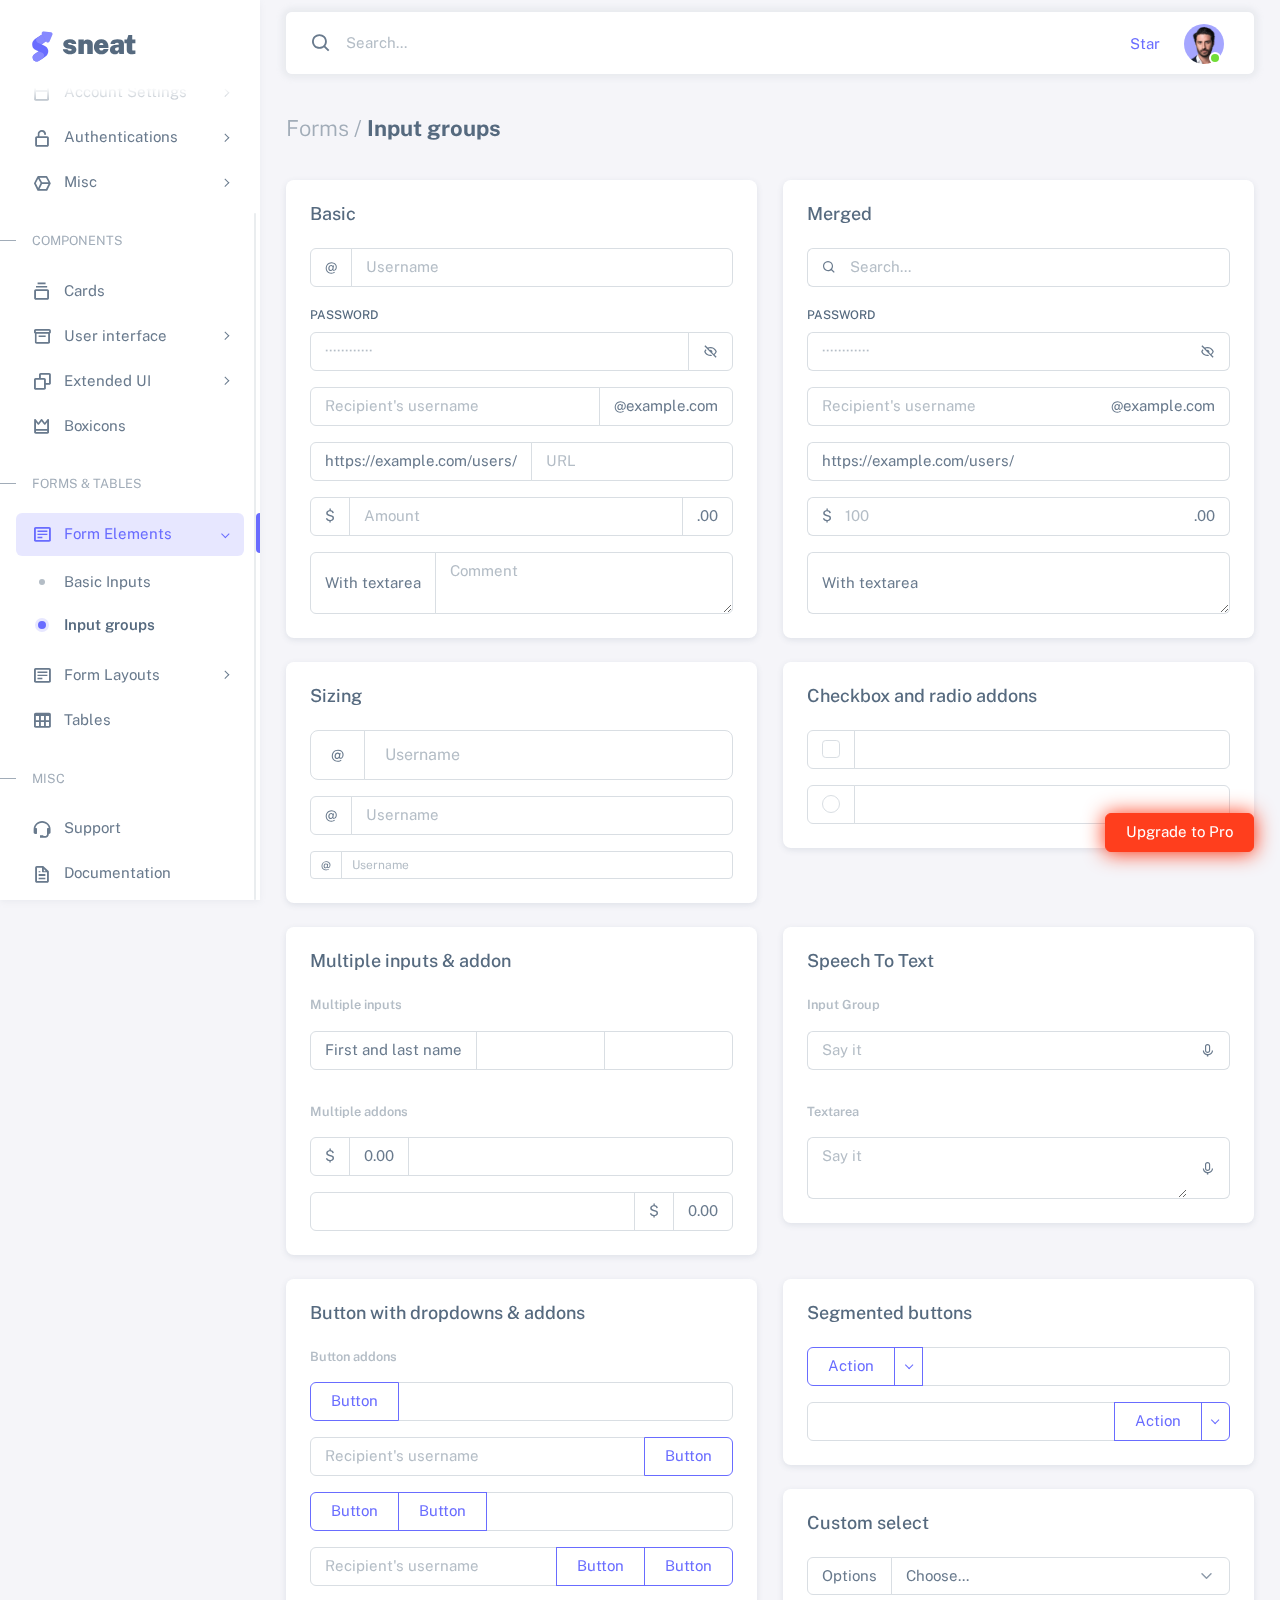
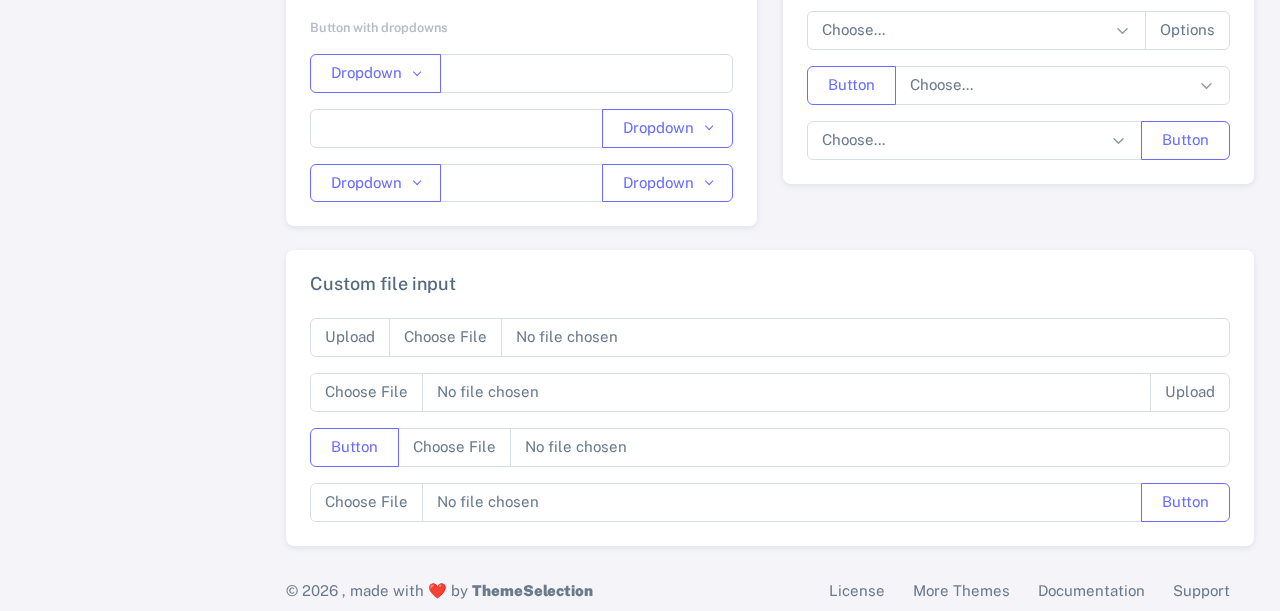
<file: forms-input-groups.html>
<!DOCTYPE html>

<!-- =========================================================
* Sneat - Bootstrap 5 HTML Admin Template - Pro | v1.0.0
==============================================================

* Product Page: https://themeselection.com/products/sneat-bootstrap-html-admin-template/
* Created by: ThemeSelection
* License: You must have a valid license purchased in order to legally use the theme for your project.
* Copyright ThemeSelection (https://themeselection.com)

=========================================================
 -->
<!-- beautify ignore:start -->
<html
  lang="en"
  class="light-style layout-menu-fixed"
  dir="ltr"
  data-theme="theme-default"
  data-assets-path="../assets/"
  data-template="vertical-menu-template-free"
>
  <head>
    <meta charset="utf-8" />
    <meta
      name="viewport"
      content="width=device-width, initial-scale=1.0, user-scalable=no, minimum-scale=1.0, maximum-scale=1.0"
    />

    <title>Input groups - Forms | Sneat - Bootstrap 5 HTML Admin Template - Pro</title>

    <meta name="description" content="" />

    <!-- Favicon -->
    <link rel="icon" type="image/x-icon" href="../assets/img/favicon/favicon.ico" />

    <!-- Fonts -->
    <link rel="preconnect" href="https://fonts.googleapis.com" />
    <link rel="preconnect" href="https://fonts.gstatic.com" crossorigin />
    <link
      href="https://fonts.googleapis.com/css2?family=Public+Sans:ital,wght@0,300;0,400;0,500;0,600;0,700;1,300;1,400;1,500;1,600;1,700&display=swap"
      rel="stylesheet"
    />

    <!-- Icons. Uncomment required icon fonts -->
    <link rel="stylesheet" href="../assets/vendor/fonts/boxicons.css" />

    <!-- Core CSS -->
    <link rel="stylesheet" href="../assets/vendor/css/core.css" class="template-customizer-core-css" />
    <link rel="stylesheet" href="../assets/vendor/css/theme-default.css" class="template-customizer-theme-css" />
    <link rel="stylesheet" href="../assets/css/demo.css" />

    <!-- Vendors CSS -->
    <link rel="stylesheet" href="../assets/vendor/libs/perfect-scrollbar/perfect-scrollbar.css" />

    <!-- Page CSS -->

    <!-- Helpers -->
    <script src="../assets/vendor/js/helpers.js"></script>

    <!--! Template customizer & Theme config files MUST be included after core stylesheets and helpers.js in the <head> section -->
    <!--? Config:  Mandatory theme config file contain global vars & default theme options, Set your preferred theme option in this file.  -->
    <script src="../assets/js/config.js"></script>
  </head>

  <body>
    <!-- Layout wrapper -->
    <div class="layout-wrapper layout-content-navbar">
      <div class="layout-container">
        <!-- Menu -->

        <aside id="layout-menu" class="layout-menu menu-vertical menu bg-menu-theme">
          <div class="app-brand demo">
            <a href="index.html" class="app-brand-link">
              <span class="app-brand-logo demo">
                <svg
                  width="25"
                  viewBox="0 0 25 42"
                  version="1.1"
                  xmlns="http://www.w3.org/2000/svg"
                  xmlns:xlink="http://www.w3.org/1999/xlink"
                >
                  <defs>
                    <path
                      d="M13.7918663,0.358365126 L3.39788168,7.44174259 C0.566865006,9.69408886 -0.379795268,12.4788597 0.557900856,15.7960551 C0.68998853,16.2305145 1.09562888,17.7872135 3.12357076,19.2293357 C3.8146334,19.7207684 5.32369333,20.3834223 7.65075054,21.2172976 L7.59773219,21.2525164 L2.63468769,24.5493413 C0.445452254,26.3002124 0.0884951797,28.5083815 1.56381646,31.1738486 C2.83770406,32.8170431 5.20850219,33.2640127 7.09180128,32.5391577 C8.347334,32.0559211 11.4559176,30.0011079 16.4175519,26.3747182 C18.0338572,24.4997857 18.6973423,22.4544883 18.4080071,20.2388261 C17.963753,17.5346866 16.1776345,15.5799961 13.0496516,14.3747546 L10.9194936,13.4715819 L18.6192054,7.984237 L13.7918663,0.358365126 Z"
                      id="path-1"
                    ></path>
                    <path
                      d="M5.47320593,6.00457225 C4.05321814,8.216144 4.36334763,10.0722806 6.40359441,11.5729822 C8.61520715,12.571656 10.0999176,13.2171421 10.8577257,13.5094407 L15.5088241,14.433041 L18.6192054,7.984237 C15.5364148,3.11535317 13.9273018,0.573395879 13.7918663,0.358365126 C13.5790555,0.511491653 10.8061687,2.3935607 5.47320593,6.00457225 Z"
                      id="path-3"
                    ></path>
                    <path
                      d="M7.50063644,21.2294429 L12.3234468,23.3159332 C14.1688022,24.7579751 14.397098,26.4880487 13.008334,28.506154 C11.6195701,30.5242593 10.3099883,31.790241 9.07958868,32.3040991 C5.78142938,33.4346997 4.13234973,34 4.13234973,34 C4.13234973,34 2.75489982,33.0538207 2.37032616e-14,31.1614621 C-0.55822714,27.8186216 -0.55822714,26.0572515 -4.05231404e-15,25.8773518 C0.83734071,25.6075023 2.77988457,22.8248993 3.3049379,22.52991 C3.65497346,22.3332504 5.05353963,21.8997614 7.50063644,21.2294429 Z"
                      id="path-4"
                    ></path>
                    <path
                      d="M20.6,7.13333333 L25.6,13.8 C26.2627417,14.6836556 26.0836556,15.9372583 25.2,16.6 C24.8538077,16.8596443 24.4327404,17 24,17 L14,17 C12.8954305,17 12,16.1045695 12,15 C12,14.5672596 12.1403557,14.1461923 12.4,13.8 L17.4,7.13333333 C18.0627417,6.24967773 19.3163444,6.07059163 20.2,6.73333333 C20.3516113,6.84704183 20.4862915,6.981722 20.6,7.13333333 Z"
                      id="path-5"
                    ></path>
                  </defs>
                  <g id="g-app-brand" stroke="none" stroke-width="1" fill="none" fill-rule="evenodd">
                    <g id="Brand-Logo" transform="translate(-27.000000, -15.000000)">
                      <g id="Icon" transform="translate(27.000000, 15.000000)">
                        <g id="Mask" transform="translate(0.000000, 8.000000)">
                          <mask id="mask-2" fill="white">
                            <use xlink:href="#path-1"></use>
                          </mask>
                          <use fill="#696cff" xlink:href="#path-1"></use>
                          <g id="Path-3" mask="url(#mask-2)">
                            <use fill="#696cff" xlink:href="#path-3"></use>
                            <use fill-opacity="0.2" fill="#FFFFFF" xlink:href="#path-3"></use>
                          </g>
                          <g id="Path-4" mask="url(#mask-2)">
                            <use fill="#696cff" xlink:href="#path-4"></use>
                            <use fill-opacity="0.2" fill="#FFFFFF" xlink:href="#path-4"></use>
                          </g>
                        </g>
                        <g
                          id="Triangle"
                          transform="translate(19.000000, 11.000000) rotate(-300.000000) translate(-19.000000, -11.000000) "
                        >
                          <use fill="#696cff" xlink:href="#path-5"></use>
                          <use fill-opacity="0.2" fill="#FFFFFF" xlink:href="#path-5"></use>
                        </g>
                      </g>
                    </g>
                  </g>
                </svg>
              </span>
              <span class="app-brand-text demo menu-text fw-bolder ms-2">Sneat</span>
            </a>

            <a href="javascript:void(0);" class="layout-menu-toggle menu-link text-large ms-auto d-block d-xl-none">
              <i class="bx bx-chevron-left bx-sm align-middle"></i>
            </a>
          </div>

          <div class="menu-inner-shadow"></div>

          <ul class="menu-inner py-1">
            <!-- Dashboard -->
            <li class="menu-item">
              <a href="index.html" class="menu-link">
                <i class="menu-icon tf-icons bx bx-home-circle"></i>
                <div data-i18n="Analytics">Dashboard</div>
              </a>
            </li>

            <!-- Layouts -->
            <li class="menu-item">
              <a href="javascript:void(0);" class="menu-link menu-toggle">
                <i class="menu-icon tf-icons bx bx-layout"></i>
                <div data-i18n="Layouts">Layouts</div>
              </a>

              <ul class="menu-sub">
                <li class="menu-item">
                  <a href="layouts-without-menu.html" class="menu-link">
                    <div data-i18n="Without menu">Without menu</div>
                  </a>
                </li>
                <li class="menu-item">
                  <a href="layouts-without-navbar.html" class="menu-link">
                    <div data-i18n="Without navbar">Without navbar</div>
                  </a>
                </li>
                <li class="menu-item">
                  <a href="layouts-container.html" class="menu-link">
                    <div data-i18n="Container">Container</div>
                  </a>
                </li>
                <li class="menu-item">
                  <a href="layouts-fluid.html" class="menu-link">
                    <div data-i18n="Fluid">Fluid</div>
                  </a>
                </li>
                <li class="menu-item">
                  <a href="layouts-blank.html" class="menu-link">
                    <div data-i18n="Blank">Blank</div>
                  </a>
                </li>
              </ul>
            </li>

            <li class="menu-header small text-uppercase">
              <span class="menu-header-text">Pages</span>
            </li>
            <li class="menu-item">
              <a href="javascript:void(0);" class="menu-link menu-toggle">
                <i class="menu-icon tf-icons bx bx-dock-top"></i>
                <div data-i18n="Account Settings">Account Settings</div>
              </a>
              <ul class="menu-sub">
                <li class="menu-item">
                  <a href="pages-account-settings-account.html" class="menu-link">
                    <div data-i18n="Account">Account</div>
                  </a>
                </li>
                <li class="menu-item">
                  <a href="pages-account-settings-notifications.html" class="menu-link">
                    <div data-i18n="Notifications">Notifications</div>
                  </a>
                </li>
                <li class="menu-item">
                  <a href="pages-account-settings-connections.html" class="menu-link">
                    <div data-i18n="Connections">Connections</div>
                  </a>
                </li>
              </ul>
            </li>
            <li class="menu-item">
              <a href="javascript:void(0);" class="menu-link menu-toggle">
                <i class="menu-icon tf-icons bx bx-lock-open-alt"></i>
                <div data-i18n="Authentications">Authentications</div>
              </a>
              <ul class="menu-sub">
                <li class="menu-item">
                  <a href="auth-login-basic.html" class="menu-link" target="_blank">
                    <div data-i18n="Basic">Login</div>
                  </a>
                </li>
                <li class="menu-item">
                  <a href="auth-register-basic.html" class="menu-link" target="_blank">
                    <div data-i18n="Basic">Register</div>
                  </a>
                </li>
                <li class="menu-item">
                  <a href="auth-forgot-password-basic.html" class="menu-link" target="_blank">
                    <div data-i18n="Basic">Forgot Password</div>
                  </a>
                </li>
              </ul>
            </li>
            <li class="menu-item">
              <a href="javascript:void(0);" class="menu-link menu-toggle">
                <i class="menu-icon tf-icons bx bx-cube-alt"></i>
                <div data-i18n="Misc">Misc</div>
              </a>
              <ul class="menu-sub">
                <li class="menu-item">
                  <a href="pages-misc-error.html" class="menu-link">
                    <div data-i18n="Error">Error</div>
                  </a>
                </li>
                <li class="menu-item">
                  <a href="pages-misc-under-maintenance.html" class="menu-link">
                    <div data-i18n="Under Maintenance">Under Maintenance</div>
                  </a>
                </li>
              </ul>
            </li>
            <!-- Components -->
            <li class="menu-header small text-uppercase"><span class="menu-header-text">Components</span></li>
            <!-- Cards -->
            <li class="menu-item">
              <a href="cards-basic.html" class="menu-link">
                <i class="menu-icon tf-icons bx bx-collection"></i>
                <div data-i18n="Basic">Cards</div>
              </a>
            </li>
            <!-- User interface -->
            <li class="menu-item">
              <a href="javascript:void(0)" class="menu-link menu-toggle">
                <i class="menu-icon tf-icons bx bx-box"></i>
                <div data-i18n="User interface">User interface</div>
              </a>
              <ul class="menu-sub">
                <li class="menu-item">
                  <a href="ui-accordion.html" class="menu-link">
                    <div data-i18n="Accordion">Accordion</div>
                  </a>
                </li>
                <li class="menu-item">
                  <a href="ui-alerts.html" class="menu-link">
                    <div data-i18n="Alerts">Alerts</div>
                  </a>
                </li>
                <li class="menu-item">
                  <a href="ui-badges.html" class="menu-link">
                    <div data-i18n="Badges">Badges</div>
                  </a>
                </li>
                <li class="menu-item">
                  <a href="ui-buttons.html" class="menu-link">
                    <div data-i18n="Buttons">Buttons</div>
                  </a>
                </li>
                <li class="menu-item">
                  <a href="ui-carousel.html" class="menu-link">
                    <div data-i18n="Carousel">Carousel</div>
                  </a>
                </li>
                <li class="menu-item">
                  <a href="ui-collapse.html" class="menu-link">
                    <div data-i18n="Collapse">Collapse</div>
                  </a>
                </li>
                <li class="menu-item">
                  <a href="ui-dropdowns.html" class="menu-link">
                    <div data-i18n="Dropdowns">Dropdowns</div>
                  </a>
                </li>
                <li class="menu-item">
                  <a href="ui-footer.html" class="menu-link">
                    <div data-i18n="Footer">Footer</div>
                  </a>
                </li>
                <li class="menu-item">
                  <a href="ui-list-groups.html" class="menu-link">
                    <div data-i18n="List Groups">List groups</div>
                  </a>
                </li>
                <li class="menu-item">
                  <a href="ui-modals.html" class="menu-link">
                    <div data-i18n="Modals">Modals</div>
                  </a>
                </li>
                <li class="menu-item">
                  <a href="ui-navbar.html" class="menu-link">
                    <div data-i18n="Navbar">Navbar</div>
                  </a>
                </li>
                <li class="menu-item">
                  <a href="ui-offcanvas.html" class="menu-link">
                    <div data-i18n="Offcanvas">Offcanvas</div>
                  </a>
                </li>
                <li class="menu-item">
                  <a href="ui-pagination-breadcrumbs.html" class="menu-link">
                    <div data-i18n="Pagination &amp; Breadcrumbs">Pagination &amp; Breadcrumbs</div>
                  </a>
                </li>
                <li class="menu-item">
                  <a href="ui-progress.html" class="menu-link">
                    <div data-i18n="Progress">Progress</div>
                  </a>
                </li>
                <li class="menu-item">
                  <a href="ui-spinners.html" class="menu-link">
                    <div data-i18n="Spinners">Spinners</div>
                  </a>
                </li>
                <li class="menu-item">
                  <a href="ui-tabs-pills.html" class="menu-link">
                    <div data-i18n="Tabs &amp; Pills">Tabs &amp; Pills</div>
                  </a>
                </li>
                <li class="menu-item">
                  <a href="ui-toasts.html" class="menu-link">
                    <div data-i18n="Toasts">Toasts</div>
                  </a>
                </li>
                <li class="menu-item">
                  <a href="ui-tooltips-popovers.html" class="menu-link">
                    <div data-i18n="Tooltips & Popovers">Tooltips &amp; popovers</div>
                  </a>
                </li>
                <li class="menu-item">
                  <a href="ui-typography.html" class="menu-link">
                    <div data-i18n="Typography">Typography</div>
                  </a>
                </li>
              </ul>
            </li>

            <!-- Extended components -->
            <li class="menu-item">
              <a href="javascript:void(0)" class="menu-link menu-toggle">
                <i class="menu-icon tf-icons bx bx-copy"></i>
                <div data-i18n="Extended UI">Extended UI</div>
              </a>
              <ul class="menu-sub">
                <li class="menu-item">
                  <a href="extended-ui-perfect-scrollbar.html" class="menu-link">
                    <div data-i18n="Perfect Scrollbar">Perfect scrollbar</div>
                  </a>
                </li>
                <li class="menu-item">
                  <a href="extended-ui-text-divider.html" class="menu-link">
                    <div data-i18n="Text Divider">Text Divider</div>
                  </a>
                </li>
              </ul>
            </li>

            <li class="menu-item">
              <a href="icons-boxicons.html" class="menu-link">
                <i class="menu-icon tf-icons bx bx-crown"></i>
                <div data-i18n="Boxicons">Boxicons</div>
              </a>
            </li>

            <!-- Forms & Tables -->
            <li class="menu-header small text-uppercase"><span class="menu-header-text">Forms &amp; Tables</span></li>
            <!-- Forms -->
            <li class="menu-item active open">
              <a href="javascript:void(0);" class="menu-link menu-toggle">
                <i class="menu-icon tf-icons bx bx-detail"></i>
                <div data-i18n="Form Elements">Form Elements</div>
              </a>
              <ul class="menu-sub">
                <li class="menu-item">
                  <a href="forms-basic-inputs.html" class="menu-link">
                    <div data-i18n="Basic Inputs">Basic Inputs</div>
                  </a>
                </li>
                <li class="menu-item active">
                  <a href="forms-input-groups.html" class="menu-link">
                    <div data-i18n="Input groups">Input groups</div>
                  </a>
                </li>
              </ul>
            </li>
            <li class="menu-item">
              <a href="javascript:void(0);" class="menu-link menu-toggle">
                <i class="menu-icon tf-icons bx bx-detail"></i>
                <div data-i18n="Form Layouts">Form Layouts</div>
              </a>
              <ul class="menu-sub">
                <li class="menu-item">
                  <a href="form-layouts-vertical.html" class="menu-link">
                    <div data-i18n="Vertical Form">Vertical Form</div>
                  </a>
                </li>
                <li class="menu-item">
                  <a href="form-layouts-horizontal.html" class="menu-link">
                    <div data-i18n="Horizontal Form">Horizontal Form</div>
                  </a>
                </li>
              </ul>
            </li>
            <!-- Tables -->
            <li class="menu-item">
              <a href="tables-basic.html" class="menu-link">
                <i class="menu-icon tf-icons bx bx-table"></i>
                <div data-i18n="Tables">Tables</div>
              </a>
            </li>
            <!-- Misc -->
            <li class="menu-header small text-uppercase"><span class="menu-header-text">Misc</span></li>
            <li class="menu-item">
              <a
                href="https://github.com/themeselection/sneat-html-admin-template-free/issues"
                target="_blank"
                class="menu-link"
              >
                <i class="menu-icon tf-icons bx bx-support"></i>
                <div data-i18n="Support">Support</div>
              </a>
            </li>
            <li class="menu-item">
              <a
                href="https://themeselection.com/demo/sneat-bootstrap-html-admin-template/documentation/"
                target="_blank"
                class="menu-link"
              >
                <i class="menu-icon tf-icons bx bx-file"></i>
                <div data-i18n="Documentation">Documentation</div>
              </a>
            </li>
          </ul>
        </aside>
        <!-- / Menu -->

        <!-- Layout container -->
        <div class="layout-page">
          <!-- Navbar -->

          <nav
            class="layout-navbar container-xxl navbar navbar-expand-xl navbar-detached align-items-center bg-navbar-theme"
            id="layout-navbar"
          >
            <div class="layout-menu-toggle navbar-nav align-items-xl-center me-3 me-xl-0 d-xl-none">
              <a class="nav-item nav-link px-0 me-xl-4" href="javascript:void(0)">
                <i class="bx bx-menu bx-sm"></i>
              </a>
            </div>

            <div class="navbar-nav-right d-flex align-items-center" id="navbar-collapse">
              <!-- Search -->
              <div class="navbar-nav align-items-center">
                <div class="nav-item d-flex align-items-center">
                  <i class="bx bx-search fs-4 lh-0"></i>
                  <input
                    type="text"
                    class="form-control border-0 shadow-none"
                    placeholder="Search..."
                    aria-label="Search..."
                  />
                </div>
              </div>
              <!-- /Search -->

              <ul class="navbar-nav flex-row align-items-center ms-auto">
                <!-- Place this tag where you want the button to render. -->
                <li class="nav-item lh-1 me-3">
                  <a
                    class="github-button"
                    href="https://github.com/themeselection/sneat-html-admin-template-free"
                    data-icon="octicon-star"
                    data-size="large"
                    data-show-count="true"
                    aria-label="Star themeselection/sneat-html-admin-template-free on GitHub"
                    >Star</a
                  >
                </li>

                <!-- User -->
                <li class="nav-item navbar-dropdown dropdown-user dropdown">
                  <a class="nav-link dropdown-toggle hide-arrow" href="javascript:void(0);" data-bs-toggle="dropdown">
                    <div class="avatar avatar-online">
                      <img src="../assets/img/avatars/1.png" alt class="w-px-40 h-auto rounded-circle" />
                    </div>
                  </a>
                  <ul class="dropdown-menu dropdown-menu-end">
                    <li>
                      <a class="dropdown-item" href="#">
                        <div class="d-flex">
                          <div class="flex-shrink-0 me-3">
                            <div class="avatar avatar-online">
                              <img src="../assets/img/avatars/1.png" alt class="w-px-40 h-auto rounded-circle" />
                            </div>
                          </div>
                          <div class="flex-grow-1">
                            <span class="fw-semibold d-block">John Doe</span>
                            <small class="text-muted">Admin</small>
                          </div>
                        </div>
                      </a>
                    </li>
                    <li>
                      <div class="dropdown-divider"></div>
                    </li>
                    <li>
                      <a class="dropdown-item" href="#">
                        <i class="bx bx-user me-2"></i>
                        <span class="align-middle">My Profile</span>
                      </a>
                    </li>
                    <li>
                      <a class="dropdown-item" href="#">
                        <i class="bx bx-cog me-2"></i>
                        <span class="align-middle">Settings</span>
                      </a>
                    </li>
                    <li>
                      <a class="dropdown-item" href="#">
                        <span class="d-flex align-items-center align-middle">
                          <i class="flex-shrink-0 bx bx-credit-card me-2"></i>
                          <span class="flex-grow-1 align-middle">Billing</span>
                          <span class="flex-shrink-0 badge badge-center rounded-pill bg-danger w-px-20 h-px-20">4</span>
                        </span>
                      </a>
                    </li>
                    <li>
                      <div class="dropdown-divider"></div>
                    </li>
                    <li>
                      <a class="dropdown-item" href="auth-login-basic.html">
                        <i class="bx bx-power-off me-2"></i>
                        <span class="align-middle">Log Out</span>
                      </a>
                    </li>
                  </ul>
                </li>
                <!--/ User -->
              </ul>
            </div>
          </nav>

          <!-- / Navbar -->

          <!-- Content wrapper -->
          <div class="content-wrapper">
            <!-- Content -->

            <div class="container-xxl flex-grow-1 container-p-y">
              <h4 class="fw-bold py-3 mb-4"><span class="text-muted fw-light">Forms /</span> Input groups</h4>

              <div class="row">
                <!-- Basic -->
                <div class="col-md-6">
                  <div class="card mb-4">
                    <h5 class="card-header">Basic</h5>
                    <div class="card-body demo-vertical-spacing demo-only-element">
                      <div class="input-group">
                        <span class="input-group-text" id="basic-addon11">@</span>
                        <input
                          type="text"
                          class="form-control"
                          placeholder="Username"
                          aria-label="Username"
                          aria-describedby="basic-addon11"
                        />
                      </div>

                      <div class="form-password-toggle">
                        <label class="form-label" for="basic-default-password12">Password</label>
                        <div class="input-group">
                          <input
                            type="password"
                            class="form-control"
                            id="basic-default-password12"
                            placeholder="&#xb7;&#xb7;&#xb7;&#xb7;&#xb7;&#xb7;&#xb7;&#xb7;&#xb7;&#xb7;&#xb7;&#xb7;"
                            aria-describedby="basic-default-password2"
                          />
                          <span id="basic-default-password2" class="input-group-text cursor-pointer"
                            ><i class="bx bx-hide"></i
                          ></span>
                        </div>
                      </div>

                      <div class="input-group">
                        <input
                          type="text"
                          class="form-control"
                          placeholder="Recipient's username"
                          aria-label="Recipient's username"
                          aria-describedby="basic-addon13"
                        />
                        <span class="input-group-text" id="basic-addon13">@example.com</span>
                      </div>

                      <div class="input-group">
                        <span class="input-group-text" id="basic-addon14">https://example.com/users/</span>
                        <input
                          type="text"
                          class="form-control"
                          placeholder="URL"
                          id="basic-url1"
                          aria-describedby="basic-addon14"
                        />
                      </div>

                      <div class="input-group">
                        <span class="input-group-text">$</span>
                        <input
                          type="text"
                          class="form-control"
                          placeholder="Amount"
                          aria-label="Amount (to the nearest dollar)"
                        />
                        <span class="input-group-text">.00</span>
                      </div>

                      <div class="input-group">
                        <span class="input-group-text">With textarea</span>
                        <textarea class="form-control" aria-label="With textarea" placeholder="Comment"></textarea>
                      </div>
                    </div>
                  </div>
                </div>

                <!-- Merged -->
                <div class="col-md-6">
                  <div class="card mb-4">
                    <h5 class="card-header">Merged</h5>
                    <div class="card-body demo-vertical-spacing demo-only-element">
                      <div class="input-group input-group-merge">
                        <span class="input-group-text" id="basic-addon-search31"><i class="bx bx-search"></i></span>
                        <input
                          type="text"
                          class="form-control"
                          placeholder="Search..."
                          aria-label="Search..."
                          aria-describedby="basic-addon-search31"
                        />
                      </div>

                      <div class="form-password-toggle">
                        <label class="form-label" for="basic-default-password32">Password</label>
                        <div class="input-group input-group-merge">
                          <input
                            type="password"
                            class="form-control"
                            id="basic-default-password32"
                            placeholder="&#xb7;&#xb7;&#xb7;&#xb7;&#xb7;&#xb7;&#xb7;&#xb7;&#xb7;&#xb7;&#xb7;&#xb7;"
                            aria-describedby="basic-default-password"
                          />
                          <span class="input-group-text cursor-pointer" id="basic-default-password"
                            ><i class="bx bx-hide"></i
                          ></span>
                        </div>
                      </div>

                      <div class="input-group input-group-merge">
                        <input
                          type="text"
                          class="form-control"
                          placeholder="Recipient's username"
                          aria-label="Recipient's username"
                          aria-describedby="basic-addon33"
                        />
                        <span class="input-group-text" id="basic-addon33">@example.com</span>
                      </div>

                      <div class="input-group input-group-merge">
                        <span class="input-group-text" id="basic-addon34">https://example.com/users/</span>
                        <input type="text" class="form-control" id="basic-url3" aria-describedby="basic-addon34" />
                      </div>

                      <div class="input-group input-group-merge">
                        <span class="input-group-text">$</span>
                        <input
                          type="text"
                          class="form-control"
                          placeholder="100"
                          aria-label="Amount (to the nearest dollar)"
                        />
                        <span class="input-group-text">.00</span>
                      </div>

                      <div class="input-group input-group-merge">
                        <span class="input-group-text">With textarea</span>
                        <textarea class="form-control" aria-label="With textarea"></textarea>
                      </div>
                    </div>
                  </div>
                </div>

                <!-- Sizing -->
                <div class="col-md-6">
                  <div class="card mb-4">
                    <h5 class="card-header">Sizing</h5>
                    <div class="card-body demo-vertical-spacing demo-only-element">
                      <div class="input-group input-group-lg">
                        <span class="input-group-text">@</span>
                        <input type="text" class="form-control" placeholder="Username" />
                      </div>

                      <div class="input-group">
                        <span class="input-group-text">@</span>
                        <input type="text" class="form-control" placeholder="Username" />
                      </div>

                      <div class="input-group input-group-sm">
                        <span class="input-group-text">@</span>
                        <input type="text" class="form-control" placeholder="Username" />
                      </div>
                    </div>
                  </div>
                </div>
                <!-- Checkbox and radio addons -->
                <div class="col-md-6">
                  <div class="card mb-4">
                    <h5 class="card-header">Checkbox and radio addons</h5>
                    <div class="card-body demo-vertical-spacing demo-only-element">
                      <div class="input-group">
                        <div class="input-group-text">
                          <input
                            class="form-check-input mt-0"
                            type="checkbox"
                            value=""
                            aria-label="Checkbox for following text input"
                          />
                        </div>
                        <input type="text" class="form-control" aria-label="Text input with checkbox" />
                      </div>

                      <div class="input-group">
                        <div class="input-group-text">
                          <input
                            class="form-check-input mt-0"
                            type="radio"
                            value=""
                            aria-label="Radio button for following text input"
                          />
                        </div>
                        <input type="text" class="form-control" aria-label="Text input with radio button" />
                      </div>
                    </div>
                  </div>
                </div>
              </div>

              <div class="row">
                <!-- Multiple inputs & addon -->
                <div class="col-md-6">
                  <div class="card mb-4">
                    <h5 class="card-header">Multiple inputs & addon</h5>

                    <div class="card-body demo-vertical-spacing demo-only-element">
                      <small class="text-light fw-semibold d-block">Multiple inputs</small>
                      <div class="input-group">
                        <span class="input-group-text">First and last name</span>
                        <input type="text" aria-label="First name" class="form-control" />
                        <input type="text" aria-label="Last name" class="form-control" />
                      </div>

                      <small class="text-light fw-semibold d-block pt-3">Multiple addons</small>
                      <div class="input-group">
                        <span class="input-group-text">$</span>
                        <span class="input-group-text">0.00</span>
                        <input
                          type="text"
                          class="form-control"
                          aria-label="Dollar amount (with dot and two decimal places)"
                        />
                      </div>

                      <div class="input-group">
                        <input
                          type="text"
                          class="form-control"
                          aria-label="Dollar amount (with dot and two decimal places)"
                        />
                        <span class="input-group-text">$</span>
                        <span class="input-group-text">0.00</span>
                      </div>
                    </div>
                  </div>
                </div>
                <!-- Speech To Text -->
                <div class="col-md-6">
                  <div class="card mb-4">
                    <h5 class="card-header">Speech To Text</h5>
                    <div class="card-body demo-vertical-spacing demo-only-element">
                      <small class="text-light fw-semibold d-block">Input Group</small>

                      <div class="input-group input-group-merge speech-to-text">
                        <input
                          type="text"
                          class="form-control"
                          placeholder="Say it"
                          aria-describedby="text-to-speech-addon"
                        />
                        <span class="input-group-text" id="text-to-speech-addon">
                          <i class="bx bx-microphone cursor-pointer text-to-speech-toggle"></i>
                        </span>
                      </div>

                      <small class="text-light fw-semibold d-block pt-3">Textarea</small>

                      <div class="input-group input-group-merge speech-to-text">
                        <textarea class="form-control" placeholder="Say it" rows="2"></textarea>
                        <span class="input-group-text">
                          <i class="bx bx-microphone cursor-pointer text-to-speech-toggle"></i>
                        </span>
                      </div>
                    </div>
                  </div>
                </div>
              </div>

              <!-- Button with dropdowns & addons -->
              <div class="row">
                <div class="col-md-6">
                  <div class="card mb-4">
                    <h5 class="card-header">Button with dropdowns & addons</h5>
                    <div class="card-body demo-vertical-spacing demo-only-element">
                      <small class="text-light fw-semibold d-block">Button addons</small>
                      <div class="input-group">
                        <button class="btn btn-outline-primary" type="button" id="button-addon1">Button</button>
                        <input
                          type="text"
                          class="form-control"
                          placeholder=""
                          aria-label="Example text with button addon"
                          aria-describedby="button-addon1"
                        />
                      </div>

                      <div class="input-group">
                        <input
                          type="text"
                          class="form-control"
                          placeholder="Recipient's username"
                          aria-label="Recipient's username"
                          aria-describedby="button-addon2"
                        />
                        <button class="btn btn-outline-primary" type="button" id="button-addon2">Button</button>
                      </div>

                      <div class="input-group">
                        <button class="btn btn-outline-primary" type="button">Button</button>
                        <button class="btn btn-outline-primary" type="button">Button</button>
                        <input
                          type="text"
                          class="form-control"
                          placeholder=""
                          aria-label="Example text with two button addons"
                        />
                      </div>

                      <div class="input-group">
                        <input
                          type="text"
                          class="form-control"
                          placeholder="Recipient's username"
                          aria-label="Recipient's username with two button addons"
                        />
                        <button class="btn btn-outline-primary" type="button">Button</button>
                        <button class="btn btn-outline-primary" type="button">Button</button>
                      </div>

                      <small class="text-light fw-semibold d-block pt-3">Button with dropdowns</small>
                      <div class="input-group">
                        <button
                          class="btn btn-outline-primary dropdown-toggle"
                          type="button"
                          data-bs-toggle="dropdown"
                          aria-expanded="false"
                        >
                          Dropdown
                        </button>
                        <ul class="dropdown-menu">
                          <li><a class="dropdown-item" href="javascript:void(0);">Action</a></li>
                          <li><a class="dropdown-item" href="javascript:void(0);">Another action</a></li>
                          <li><a class="dropdown-item" href="javascript:void(0);">Something else here</a></li>
                          <li>
                            <hr class="dropdown-divider" />
                          </li>
                          <li><a class="dropdown-item" href="javascript:void(0);">Separated link</a></li>
                        </ul>
                        <input type="text" class="form-control" aria-label="Text input with dropdown button" />
                      </div>

                      <div class="input-group">
                        <input type="text" class="form-control" aria-label="Text input with dropdown button" />
                        <button
                          class="btn btn-outline-primary dropdown-toggle"
                          type="button"
                          data-bs-toggle="dropdown"
                          aria-expanded="false"
                        >
                          Dropdown
                        </button>
                        <ul class="dropdown-menu dropdown-menu-end">
                          <li><a class="dropdown-item" href="javascript:void(0);">Action</a></li>
                          <li><a class="dropdown-item" href="javascript:void(0);">Another action</a></li>
                          <li><a class="dropdown-item" href="javascript:void(0);">Something else here</a></li>
                          <li>
                            <hr class="dropdown-divider" />
                          </li>
                          <li><a class="dropdown-item" href="javascript:void(0);">Separated link</a></li>
                        </ul>
                      </div>

                      <div class="input-group">
                        <button
                          class="btn btn-outline-primary dropdown-toggle"
                          type="button"
                          data-bs-toggle="dropdown"
                          aria-expanded="false"
                        >
                          Dropdown
                        </button>
                        <ul class="dropdown-menu">
                          <li><a class="dropdown-item" href="javascript:void(0);">Action before</a></li>
                          <li><a class="dropdown-item" href="javascript:void(0);">Another action before</a></li>
                          <li><a class="dropdown-item" href="javascript:void(0);">Something else here</a></li>
                          <li>
                            <hr class="dropdown-divider" />
                          </li>
                          <li><a class="dropdown-item" href="javascript:void(0);">Separated link</a></li>
                        </ul>
                        <input type="text" class="form-control" aria-label="Text input with 2 dropdown buttons" />
                        <button
                          class="btn btn-outline-primary dropdown-toggle"
                          type="button"
                          data-bs-toggle="dropdown"
                          aria-expanded="false"
                        >
                          Dropdown
                        </button>
                        <ul class="dropdown-menu dropdown-menu-end">
                          <li><a class="dropdown-item" href="javascript:void(0);">Action</a></li>
                          <li><a class="dropdown-item" href="javascript:void(0);">Another action</a></li>
                          <li><a class="dropdown-item" href="javascript:void(0);">Something else here</a></li>
                          <li>
                            <hr class="dropdown-divider" />
                          </li>
                          <li><a class="dropdown-item" href="javascript:void(0);">Separated link</a></li>
                        </ul>
                      </div>
                    </div>
                  </div>
                </div>

                <div class="col-md-6">
                  <!-- Segmented buttons -->
                  <div class="row">
                    <div class="col-12">
                      <div class="card mb-4">
                        <h5 class="card-header">Segmented buttons</h5>
                        <div class="card-body demo-vertical-spacing demo-only-element">
                          <div class="input-group">
                            <button type="button" class="btn btn-outline-primary">Action</button>
                            <button
                              type="button"
                              class="btn btn-outline-primary dropdown-toggle dropdown-toggle-split"
                              data-bs-toggle="dropdown"
                              aria-expanded="false"
                            >
                              <span class="visually-hidden">Toggle Dropdown</span>
                            </button>
                            <ul class="dropdown-menu">
                              <li><a class="dropdown-item" href="javascript:void(0);">Action</a></li>
                              <li><a class="dropdown-item" href="javascript:void(0);">Another action</a></li>
                              <li><a class="dropdown-item" href="javascript:void(0);">Something else here</a></li>
                              <li>
                                <hr class="dropdown-divider" />
                              </li>
                              <li><a class="dropdown-item" href="javascript:void(0);">Separated link</a></li>
                            </ul>
                            <input
                              type="text"
                              class="form-control"
                              aria-label="Text input with segmented dropdown button"
                            />
                          </div>

                          <div class="input-group">
                            <input
                              type="text"
                              class="form-control"
                              aria-label="Text input with segmented dropdown button"
                            />
                            <button type="button" class="btn btn-outline-primary">Action</button>
                            <button
                              type="button"
                              class="btn btn-outline-primary dropdown-toggle dropdown-toggle-split"
                              data-bs-toggle="dropdown"
                              aria-expanded="false"
                            >
                              <span class="visually-hidden">Toggle Dropdown</span>
                            </button>
                            <ul class="dropdown-menu dropdown-menu-end">
                              <li><a class="dropdown-item" href="javascript:void(0);">Action</a></li>
                              <li><a class="dropdown-item" href="javascript:void(0);">Another action</a></li>
                              <li><a class="dropdown-item" href="javascript:void(0);">Something else here</a></li>
                              <li>
                                <hr class="dropdown-divider" />
                              </li>
                              <li><a class="dropdown-item" href="javascript:void(0);">Separated link</a></li>
                            </ul>
                          </div>
                        </div>
                      </div>
                    </div>
                  </div>

                  <!-- Custom select -->
                  <div class="row">
                    <div class="col-12">
                      <div class="card mb-4">
                        <h5 class="card-header">Custom select</h5>
                        <div class="card-body demo-vertical-spacing demo-only-element">
                          <div class="input-group">
                            <label class="input-group-text" for="inputGroupSelect01">Options</label>
                            <select class="form-select" id="inputGroupSelect01">
                              <option selected>Choose...</option>
                              <option value="1">One</option>
                              <option value="2">Two</option>
                              <option value="3">Three</option>
                            </select>
                          </div>

                          <div class="input-group">
                            <select class="form-select" id="inputGroupSelect02">
                              <option selected>Choose...</option>
                              <option value="1">One</option>
                              <option value="2">Two</option>
                              <option value="3">Three</option>
                            </select>
                            <label class="input-group-text" for="inputGroupSelect02">Options</label>
                          </div>

                          <div class="input-group">
                            <button class="btn btn-outline-primary" type="button">Button</button>
                            <select
                              class="form-select"
                              id="inputGroupSelect03"
                              aria-label="Example select with button addon"
                            >
                              <option selected>Choose...</option>
                              <option value="1">One</option>
                              <option value="2">Two</option>
                              <option value="3">Three</option>
                            </select>
                          </div>

                          <div class="input-group">
                            <select
                              class="form-select"
                              id="inputGroupSelect04"
                              aria-label="Example select with button addon"
                            >
                              <option selected>Choose...</option>
                              <option value="1">One</option>
                              <option value="2">Two</option>
                              <option value="3">Three</option>
                            </select>
                            <button class="btn btn-outline-primary" type="button">Button</button>
                          </div>
                        </div>
                      </div>
                    </div>
                  </div>
                </div>
              </div>

              <!-- Custom file input -->
              <div class="row">
                <div class="col-12">
                  <div class="card">
                    <h5 class="card-header">Custom file input</h5>
                    <div class="card-body demo-vertical-spacing demo-only-element">
                      <div class="input-group">
                        <label class="input-group-text" for="inputGroupFile01">Upload</label>
                        <input type="file" class="form-control" id="inputGroupFile01" />
                      </div>

                      <div class="input-group">
                        <input type="file" class="form-control" id="inputGroupFile02" />
                        <label class="input-group-text" for="inputGroupFile02">Upload</label>
                      </div>

                      <div class="input-group">
                        <button class="btn btn-outline-primary" type="button" id="inputGroupFileAddon03">Button</button>
                        <input
                          type="file"
                          class="form-control"
                          id="inputGroupFile03"
                          aria-describedby="inputGroupFileAddon03"
                          aria-label="Upload"
                        />
                      </div>

                      <div class="input-group">
                        <input
                          type="file"
                          class="form-control"
                          id="inputGroupFile04"
                          aria-describedby="inputGroupFileAddon04"
                          aria-label="Upload"
                        />
                        <button class="btn btn-outline-primary" type="button" id="inputGroupFileAddon04">Button</button>
                      </div>
                    </div>
                  </div>
                </div>
              </div>
            </div>
            <!-- / Content -->

            <!-- Footer -->
            <footer class="content-footer footer bg-footer-theme">
              <div class="container-xxl d-flex flex-wrap justify-content-between py-2 flex-md-row flex-column">
                <div class="mb-2 mb-md-0">
                  ©
                  <script>
                    document.write(new Date().getFullYear());
                  </script>
                  , made with ❤️ by
                  <a href="https://themeselection.com" target="_blank" class="footer-link fw-bolder">ThemeSelection</a>
                </div>
                <div>
                  <a href="https://themeselection.com/license/" class="footer-link me-4" target="_blank">License</a>
                  <a href="https://themeselection.com/" target="_blank" class="footer-link me-4">More Themes</a>

                  <a
                    href="https://themeselection.com/demo/sneat-bootstrap-html-admin-template/documentation/"
                    target="_blank"
                    class="footer-link me-4"
                    >Documentation</a
                  >

                  <a
                    href="https://github.com/themeselection/sneat-html-admin-template-free/issues"
                    target="_blank"
                    class="footer-link me-4"
                    >Support</a
                  >
                </div>
              </div>
            </footer>
            <!-- / Footer -->

            <div class="content-backdrop fade"></div>
          </div>
          <!-- Content wrapper -->
        </div>
        <!-- / Layout page -->
      </div>

      <!-- Overlay -->
      <div class="layout-overlay layout-menu-toggle"></div>
    </div>
    <!-- / Layout wrapper -->

    <div class="buy-now">
      <a
        href="https://themeselection.com/products/sneat-bootstrap-html-admin-template/"
        target="_blank"
        class="btn btn-danger btn-buy-now"
        >Upgrade to Pro</a
      >
    </div>

    <!-- Core JS -->
    <!-- build:js assets/vendor/js/core.js -->
    <script src="../assets/vendor/libs/jquery/jquery.js"></script>
    <script src="../assets/vendor/libs/popper/popper.js"></script>
    <script src="../assets/vendor/js/bootstrap.js"></script>
    <script src="../assets/vendor/libs/perfect-scrollbar/perfect-scrollbar.js"></script>

    <script src="../assets/vendor/js/menu.js"></script>
    <!-- endbuild -->

    <!-- Vendors JS -->

    <!-- Main JS -->
    <script src="../assets/js/main.js"></script>

    <!-- Page JS -->

    <!-- Place this tag in your head or just before your close body tag. -->
    <script async defer src="https://buttons.github.io/buttons.js"></script>
  </body>
</html>
</file>
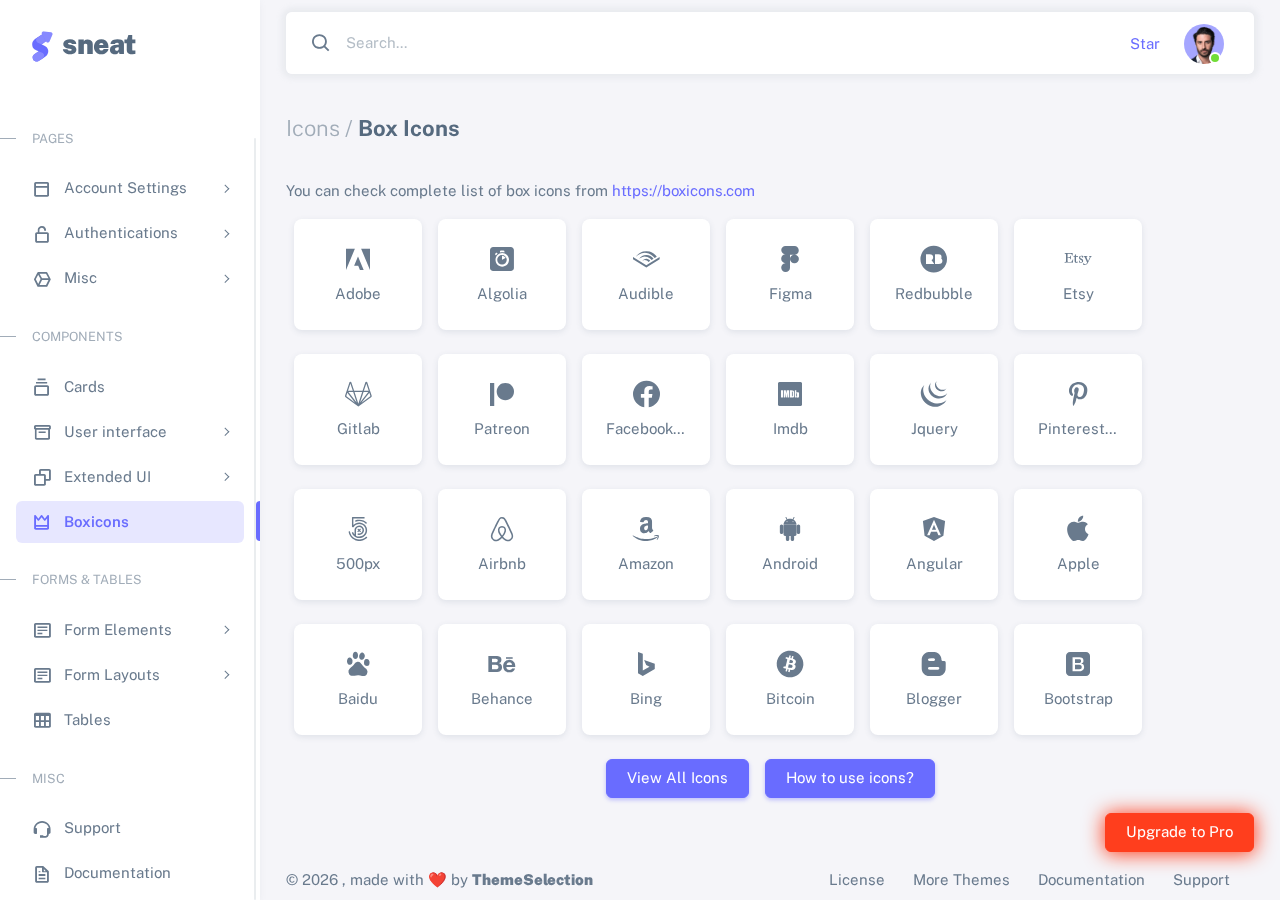
<file: icons-boxicons.html>
<!DOCTYPE html>

<!-- =========================================================
* Sneat - Bootstrap 5 HTML Admin Template - Pro | v1.0.0
==============================================================

* Product Page: https://themeselection.com/products/sneat-bootstrap-html-admin-template/
* Created by: ThemeSelection
* License: You must have a valid license purchased in order to legally use the theme for your project.
* Copyright ThemeSelection (https://themeselection.com)

=========================================================
 -->
<!-- beautify ignore:start -->
<html
  lang="en"
  class="light-style layout-menu-fixed"
  dir="ltr"
  data-theme="theme-default"
  data-assets-path="../assets/"
  data-template="vertical-menu-template-free"
>
  <head>
    <meta charset="utf-8" />
    <meta
      name="viewport"
      content="width=device-width, initial-scale=1.0, user-scalable=no, minimum-scale=1.0, maximum-scale=1.0"
    />

    <title>Boxicons - Icons | Sneat - Bootstrap 5 HTML Admin Template - Pro</title>

    <meta name="description" content="" />

    <!-- Favicon -->
    <link rel="icon" type="image/x-icon" href="../assets/img/favicon/favicon.ico" />

    <!-- Fonts -->
    <link rel="preconnect" href="https://fonts.googleapis.com" />
    <link rel="preconnect" href="https://fonts.gstatic.com" crossorigin />
    <link
      href="https://fonts.googleapis.com/css2?family=Public+Sans:ital,wght@0,300;0,400;0,500;0,600;0,700;1,300;1,400;1,500;1,600;1,700&display=swap"
      rel="stylesheet"
    />

    <!-- Icons. Uncomment required icon fonts -->
    <link rel="stylesheet" href="../assets/vendor/fonts/boxicons.css" />

    <!-- Core CSS -->
    <link rel="stylesheet" href="../assets/vendor/css/core.css" class="template-customizer-core-css" />
    <link rel="stylesheet" href="../assets/vendor/css/theme-default.css" class="template-customizer-theme-css" />
    <link rel="stylesheet" href="../assets/css/demo.css" />

    <!-- Vendors CSS -->
    <link rel="stylesheet" href="../assets/vendor/libs/perfect-scrollbar/perfect-scrollbar.css" />

    <!-- Page CSS -->

    <link rel="stylesheet" href="../assets/vendor/css/pages/page-icons.css" />

    <!-- Helpers -->
    <script src="../assets/vendor/js/helpers.js"></script>

    <!--! Template customizer & Theme config files MUST be included after core stylesheets and helpers.js in the <head> section -->
    <!--? Config:  Mandatory theme config file contain global vars & default theme options, Set your preferred theme option in this file.  -->
    <script src="../assets/js/config.js"></script>
  </head>

  <body>
    <!-- Layout wrapper -->
    <div class="layout-wrapper layout-content-navbar">
      <div class="layout-container">
        <!-- Menu -->

        <aside id="layout-menu" class="layout-menu menu-vertical menu bg-menu-theme">
          <div class="app-brand demo">
            <a href="index.html" class="app-brand-link">
              <span class="app-brand-logo demo">
                <svg
                  width="25"
                  viewBox="0 0 25 42"
                  version="1.1"
                  xmlns="http://www.w3.org/2000/svg"
                  xmlns:xlink="http://www.w3.org/1999/xlink"
                >
                  <defs>
                    <path
                      d="M13.7918663,0.358365126 L3.39788168,7.44174259 C0.566865006,9.69408886 -0.379795268,12.4788597 0.557900856,15.7960551 C0.68998853,16.2305145 1.09562888,17.7872135 3.12357076,19.2293357 C3.8146334,19.7207684 5.32369333,20.3834223 7.65075054,21.2172976 L7.59773219,21.2525164 L2.63468769,24.5493413 C0.445452254,26.3002124 0.0884951797,28.5083815 1.56381646,31.1738486 C2.83770406,32.8170431 5.20850219,33.2640127 7.09180128,32.5391577 C8.347334,32.0559211 11.4559176,30.0011079 16.4175519,26.3747182 C18.0338572,24.4997857 18.6973423,22.4544883 18.4080071,20.2388261 C17.963753,17.5346866 16.1776345,15.5799961 13.0496516,14.3747546 L10.9194936,13.4715819 L18.6192054,7.984237 L13.7918663,0.358365126 Z"
                      id="path-1"
                    ></path>
                    <path
                      d="M5.47320593,6.00457225 C4.05321814,8.216144 4.36334763,10.0722806 6.40359441,11.5729822 C8.61520715,12.571656 10.0999176,13.2171421 10.8577257,13.5094407 L15.5088241,14.433041 L18.6192054,7.984237 C15.5364148,3.11535317 13.9273018,0.573395879 13.7918663,0.358365126 C13.5790555,0.511491653 10.8061687,2.3935607 5.47320593,6.00457225 Z"
                      id="path-3"
                    ></path>
                    <path
                      d="M7.50063644,21.2294429 L12.3234468,23.3159332 C14.1688022,24.7579751 14.397098,26.4880487 13.008334,28.506154 C11.6195701,30.5242593 10.3099883,31.790241 9.07958868,32.3040991 C5.78142938,33.4346997 4.13234973,34 4.13234973,34 C4.13234973,34 2.75489982,33.0538207 2.37032616e-14,31.1614621 C-0.55822714,27.8186216 -0.55822714,26.0572515 -4.05231404e-15,25.8773518 C0.83734071,25.6075023 2.77988457,22.8248993 3.3049379,22.52991 C3.65497346,22.3332504 5.05353963,21.8997614 7.50063644,21.2294429 Z"
                      id="path-4"
                    ></path>
                    <path
                      d="M20.6,7.13333333 L25.6,13.8 C26.2627417,14.6836556 26.0836556,15.9372583 25.2,16.6 C24.8538077,16.8596443 24.4327404,17 24,17 L14,17 C12.8954305,17 12,16.1045695 12,15 C12,14.5672596 12.1403557,14.1461923 12.4,13.8 L17.4,7.13333333 C18.0627417,6.24967773 19.3163444,6.07059163 20.2,6.73333333 C20.3516113,6.84704183 20.4862915,6.981722 20.6,7.13333333 Z"
                      id="path-5"
                    ></path>
                  </defs>
                  <g id="g-app-brand" stroke="none" stroke-width="1" fill="none" fill-rule="evenodd">
                    <g id="Brand-Logo" transform="translate(-27.000000, -15.000000)">
                      <g id="Icon" transform="translate(27.000000, 15.000000)">
                        <g id="Mask" transform="translate(0.000000, 8.000000)">
                          <mask id="mask-2" fill="white">
                            <use xlink:href="#path-1"></use>
                          </mask>
                          <use fill="#696cff" xlink:href="#path-1"></use>
                          <g id="Path-3" mask="url(#mask-2)">
                            <use fill="#696cff" xlink:href="#path-3"></use>
                            <use fill-opacity="0.2" fill="#FFFFFF" xlink:href="#path-3"></use>
                          </g>
                          <g id="Path-4" mask="url(#mask-2)">
                            <use fill="#696cff" xlink:href="#path-4"></use>
                            <use fill-opacity="0.2" fill="#FFFFFF" xlink:href="#path-4"></use>
                          </g>
                        </g>
                        <g
                          id="Triangle"
                          transform="translate(19.000000, 11.000000) rotate(-300.000000) translate(-19.000000, -11.000000) "
                        >
                          <use fill="#696cff" xlink:href="#path-5"></use>
                          <use fill-opacity="0.2" fill="#FFFFFF" xlink:href="#path-5"></use>
                        </g>
                      </g>
                    </g>
                  </g>
                </svg>
              </span>
              <span class="app-brand-text demo menu-text fw-bolder ms-2">Sneat</span>
            </a>

            <a href="javascript:void(0);" class="layout-menu-toggle menu-link text-large ms-auto d-block d-xl-none">
              <i class="bx bx-chevron-left bx-sm align-middle"></i>
            </a>
          </div>

          <div class="menu-inner-shadow"></div>

          <ul class="menu-inner py-1">
            <!-- Dashboard -->
            <li class="menu-item">
              <a href="index.html" class="menu-link">
                <i class="menu-icon tf-icons bx bx-home-circle"></i>
                <div data-i18n="Analytics">Dashboard</div>
              </a>
            </li>

            <!-- Layouts -->
            <li class="menu-item">
              <a href="javascript:void(0);" class="menu-link menu-toggle">
                <i class="menu-icon tf-icons bx bx-layout"></i>
                <div data-i18n="Layouts">Layouts</div>
              </a>

              <ul class="menu-sub">
                <li class="menu-item">
                  <a href="layouts-without-menu.html" class="menu-link">
                    <div data-i18n="Without menu">Without menu</div>
                  </a>
                </li>
                <li class="menu-item">
                  <a href="layouts-without-navbar.html" class="menu-link">
                    <div data-i18n="Without navbar">Without navbar</div>
                  </a>
                </li>
                <li class="menu-item">
                  <a href="layouts-container.html" class="menu-link">
                    <div data-i18n="Container">Container</div>
                  </a>
                </li>
                <li class="menu-item">
                  <a href="layouts-fluid.html" class="menu-link">
                    <div data-i18n="Fluid">Fluid</div>
                  </a>
                </li>
                <li class="menu-item">
                  <a href="layouts-blank.html" class="menu-link">
                    <div data-i18n="Blank">Blank</div>
                  </a>
                </li>
              </ul>
            </li>

            <li class="menu-header small text-uppercase">
              <span class="menu-header-text">Pages</span>
            </li>
            <li class="menu-item">
              <a href="javascript:void(0);" class="menu-link menu-toggle">
                <i class="menu-icon tf-icons bx bx-dock-top"></i>
                <div data-i18n="Account Settings">Account Settings</div>
              </a>
              <ul class="menu-sub">
                <li class="menu-item">
                  <a href="pages-account-settings-account.html" class="menu-link">
                    <div data-i18n="Account">Account</div>
                  </a>
                </li>
                <li class="menu-item">
                  <a href="pages-account-settings-notifications.html" class="menu-link">
                    <div data-i18n="Notifications">Notifications</div>
                  </a>
                </li>
                <li class="menu-item">
                  <a href="pages-account-settings-connections.html" class="menu-link">
                    <div data-i18n="Connections">Connections</div>
                  </a>
                </li>
              </ul>
            </li>
            <li class="menu-item">
              <a href="javascript:void(0);" class="menu-link menu-toggle">
                <i class="menu-icon tf-icons bx bx-lock-open-alt"></i>
                <div data-i18n="Authentications">Authentications</div>
              </a>
              <ul class="menu-sub">
                <li class="menu-item">
                  <a href="auth-login-basic.html" class="menu-link" target="_blank">
                    <div data-i18n="Basic">Login</div>
                  </a>
                </li>
                <li class="menu-item">
                  <a href="auth-register-basic.html" class="menu-link" target="_blank">
                    <div data-i18n="Basic">Register</div>
                  </a>
                </li>
                <li class="menu-item">
                  <a href="auth-forgot-password-basic.html" class="menu-link" target="_blank">
                    <div data-i18n="Basic">Forgot Password</div>
                  </a>
                </li>
              </ul>
            </li>
            <li class="menu-item">
              <a href="javascript:void(0);" class="menu-link menu-toggle">
                <i class="menu-icon tf-icons bx bx-cube-alt"></i>
                <div data-i18n="Misc">Misc</div>
              </a>
              <ul class="menu-sub">
                <li class="menu-item">
                  <a href="pages-misc-error.html" class="menu-link">
                    <div data-i18n="Error">Error</div>
                  </a>
                </li>
                <li class="menu-item">
                  <a href="pages-misc-under-maintenance.html" class="menu-link">
                    <div data-i18n="Under Maintenance">Under Maintenance</div>
                  </a>
                </li>
              </ul>
            </li>
            <!-- Components -->
            <li class="menu-header small text-uppercase"><span class="menu-header-text">Components</span></li>
            <!-- Cards -->
            <li class="menu-item">
              <a href="cards-basic.html" class="menu-link">
                <i class="menu-icon tf-icons bx bx-collection"></i>
                <div data-i18n="Basic">Cards</div>
              </a>
            </li>
            <!-- User interface -->
            <li class="menu-item">
              <a href="javascript:void(0)" class="menu-link menu-toggle">
                <i class="menu-icon tf-icons bx bx-box"></i>
                <div data-i18n="User interface">User interface</div>
              </a>
              <ul class="menu-sub">
                <li class="menu-item">
                  <a href="ui-accordion.html" class="menu-link">
                    <div data-i18n="Accordion">Accordion</div>
                  </a>
                </li>
                <li class="menu-item">
                  <a href="ui-alerts.html" class="menu-link">
                    <div data-i18n="Alerts">Alerts</div>
                  </a>
                </li>
                <li class="menu-item">
                  <a href="ui-badges.html" class="menu-link">
                    <div data-i18n="Badges">Badges</div>
                  </a>
                </li>
                <li class="menu-item">
                  <a href="ui-buttons.html" class="menu-link">
                    <div data-i18n="Buttons">Buttons</div>
                  </a>
                </li>
                <li class="menu-item">
                  <a href="ui-carousel.html" class="menu-link">
                    <div data-i18n="Carousel">Carousel</div>
                  </a>
                </li>
                <li class="menu-item">
                  <a href="ui-collapse.html" class="menu-link">
                    <div data-i18n="Collapse">Collapse</div>
                  </a>
                </li>
                <li class="menu-item">
                  <a href="ui-dropdowns.html" class="menu-link">
                    <div data-i18n="Dropdowns">Dropdowns</div>
                  </a>
                </li>
                <li class="menu-item">
                  <a href="ui-footer.html" class="menu-link">
                    <div data-i18n="Footer">Footer</div>
                  </a>
                </li>
                <li class="menu-item">
                  <a href="ui-list-groups.html" class="menu-link">
                    <div data-i18n="List Groups">List groups</div>
                  </a>
                </li>
                <li class="menu-item">
                  <a href="ui-modals.html" class="menu-link">
                    <div data-i18n="Modals">Modals</div>
                  </a>
                </li>
                <li class="menu-item">
                  <a href="ui-navbar.html" class="menu-link">
                    <div data-i18n="Navbar">Navbar</div>
                  </a>
                </li>
                <li class="menu-item">
                  <a href="ui-offcanvas.html" class="menu-link">
                    <div data-i18n="Offcanvas">Offcanvas</div>
                  </a>
                </li>
                <li class="menu-item">
                  <a href="ui-pagination-breadcrumbs.html" class="menu-link">
                    <div data-i18n="Pagination &amp; Breadcrumbs">Pagination &amp; Breadcrumbs</div>
                  </a>
                </li>
                <li class="menu-item">
                  <a href="ui-progress.html" class="menu-link">
                    <div data-i18n="Progress">Progress</div>
                  </a>
                </li>
                <li class="menu-item">
                  <a href="ui-spinners.html" class="menu-link">
                    <div data-i18n="Spinners">Spinners</div>
                  </a>
                </li>
                <li class="menu-item">
                  <a href="ui-tabs-pills.html" class="menu-link">
                    <div data-i18n="Tabs &amp; Pills">Tabs &amp; Pills</div>
                  </a>
                </li>
                <li class="menu-item">
                  <a href="ui-toasts.html" class="menu-link">
                    <div data-i18n="Toasts">Toasts</div>
                  </a>
                </li>
                <li class="menu-item">
                  <a href="ui-tooltips-popovers.html" class="menu-link">
                    <div data-i18n="Tooltips & Popovers">Tooltips &amp; popovers</div>
                  </a>
                </li>
                <li class="menu-item">
                  <a href="ui-typography.html" class="menu-link">
                    <div data-i18n="Typography">Typography</div>
                  </a>
                </li>
              </ul>
            </li>

            <!-- Extended components -->
            <li class="menu-item">
              <a href="javascript:void(0)" class="menu-link menu-toggle">
                <i class="menu-icon tf-icons bx bx-copy"></i>
                <div data-i18n="Extended UI">Extended UI</div>
              </a>
              <ul class="menu-sub">
                <li class="menu-item">
                  <a href="extended-ui-perfect-scrollbar.html" class="menu-link">
                    <div data-i18n="Perfect Scrollbar">Perfect scrollbar</div>
                  </a>
                </li>
                <li class="menu-item">
                  <a href="extended-ui-text-divider.html" class="menu-link">
                    <div data-i18n="Text Divider">Text Divider</div>
                  </a>
                </li>
              </ul>
            </li>

            <li class="menu-item active">
              <a href="icons-boxicons.html" class="menu-link">
                <i class="menu-icon tf-icons bx bx-crown"></i>
                <div data-i18n="Boxicons">Boxicons</div>
              </a>
            </li>

            <!-- Forms & Tables -->
            <li class="menu-header small text-uppercase"><span class="menu-header-text">Forms &amp; Tables</span></li>
            <!-- Forms -->
            <li class="menu-item">
              <a href="javascript:void(0);" class="menu-link menu-toggle">
                <i class="menu-icon tf-icons bx bx-detail"></i>
                <div data-i18n="Form Elements">Form Elements</div>
              </a>
              <ul class="menu-sub">
                <li class="menu-item">
                  <a href="forms-basic-inputs.html" class="menu-link">
                    <div data-i18n="Basic Inputs">Basic Inputs</div>
                  </a>
                </li>
                <li class="menu-item">
                  <a href="forms-input-groups.html" class="menu-link">
                    <div data-i18n="Input groups">Input groups</div>
                  </a>
                </li>
              </ul>
            </li>
            <li class="menu-item">
              <a href="javascript:void(0);" class="menu-link menu-toggle">
                <i class="menu-icon tf-icons bx bx-detail"></i>
                <div data-i18n="Form Layouts">Form Layouts</div>
              </a>
              <ul class="menu-sub">
                <li class="menu-item">
                  <a href="form-layouts-vertical.html" class="menu-link">
                    <div data-i18n="Vertical Form">Vertical Form</div>
                  </a>
                </li>
                <li class="menu-item">
                  <a href="form-layouts-horizontal.html" class="menu-link">
                    <div data-i18n="Horizontal Form">Horizontal Form</div>
                  </a>
                </li>
              </ul>
            </li>
            <!-- Tables -->
            <li class="menu-item">
              <a href="tables-basic.html" class="menu-link">
                <i class="menu-icon tf-icons bx bx-table"></i>
                <div data-i18n="Tables">Tables</div>
              </a>
            </li>
            <!-- Misc -->
            <li class="menu-header small text-uppercase"><span class="menu-header-text">Misc</span></li>
            <li class="menu-item">
              <a
                href="https://github.com/themeselection/sneat-html-admin-template-free/issues"
                target="_blank"
                class="menu-link"
              >
                <i class="menu-icon tf-icons bx bx-support"></i>
                <div data-i18n="Support">Support</div>
              </a>
            </li>
            <li class="menu-item">
              <a
                href="https://themeselection.com/demo/sneat-bootstrap-html-admin-template/documentation/"
                target="_blank"
                class="menu-link"
              >
                <i class="menu-icon tf-icons bx bx-file"></i>
                <div data-i18n="Documentation">Documentation</div>
              </a>
            </li>
          </ul>
        </aside>
        <!-- / Menu -->

        <!-- Layout container -->
        <div class="layout-page">
          <!-- Navbar -->

          <nav
            class="layout-navbar container-xxl navbar navbar-expand-xl navbar-detached align-items-center bg-navbar-theme"
            id="layout-navbar"
          >
            <div class="layout-menu-toggle navbar-nav align-items-xl-center me-3 me-xl-0 d-xl-none">
              <a class="nav-item nav-link px-0 me-xl-4" href="javascript:void(0)">
                <i class="bx bx-menu bx-sm"></i>
              </a>
            </div>

            <div class="navbar-nav-right d-flex align-items-center" id="navbar-collapse">
              <!-- Search -->
              <div class="navbar-nav align-items-center">
                <div class="nav-item d-flex align-items-center">
                  <i class="bx bx-search fs-4 lh-0"></i>
                  <input
                    type="text"
                    class="form-control border-0 shadow-none"
                    placeholder="Search..."
                    aria-label="Search..."
                  />
                </div>
              </div>
              <!-- /Search -->

              <ul class="navbar-nav flex-row align-items-center ms-auto">
                <!-- Place this tag where you want the button to render. -->
                <li class="nav-item lh-1 me-3">
                  <a
                    class="github-button"
                    href="https://github.com/themeselection/sneat-html-admin-template-free"
                    data-icon="octicon-star"
                    data-size="large"
                    data-show-count="true"
                    aria-label="Star themeselection/sneat-html-admin-template-free on GitHub"
                    >Star</a
                  >
                </li>

                <!-- User -->
                <li class="nav-item navbar-dropdown dropdown-user dropdown">
                  <a class="nav-link dropdown-toggle hide-arrow" href="javascript:void(0);" data-bs-toggle="dropdown">
                    <div class="avatar avatar-online">
                      <img src="../assets/img/avatars/1.png" alt class="w-px-40 h-auto rounded-circle" />
                    </div>
                  </a>
                  <ul class="dropdown-menu dropdown-menu-end">
                    <li>
                      <a class="dropdown-item" href="#">
                        <div class="d-flex">
                          <div class="flex-shrink-0 me-3">
                            <div class="avatar avatar-online">
                              <img src="../assets/img/avatars/1.png" alt class="w-px-40 h-auto rounded-circle" />
                            </div>
                          </div>
                          <div class="flex-grow-1">
                            <span class="fw-semibold d-block">John Doe</span>
                            <small class="text-muted">Admin</small>
                          </div>
                        </div>
                      </a>
                    </li>
                    <li>
                      <div class="dropdown-divider"></div>
                    </li>
                    <li>
                      <a class="dropdown-item" href="#">
                        <i class="bx bx-user me-2"></i>
                        <span class="align-middle">My Profile</span>
                      </a>
                    </li>
                    <li>
                      <a class="dropdown-item" href="#">
                        <i class="bx bx-cog me-2"></i>
                        <span class="align-middle">Settings</span>
                      </a>
                    </li>
                    <li>
                      <a class="dropdown-item" href="#">
                        <span class="d-flex align-items-center align-middle">
                          <i class="flex-shrink-0 bx bx-credit-card me-2"></i>
                          <span class="flex-grow-1 align-middle">Billing</span>
                          <span class="flex-shrink-0 badge badge-center rounded-pill bg-danger w-px-20 h-px-20">4</span>
                        </span>
                      </a>
                    </li>
                    <li>
                      <div class="dropdown-divider"></div>
                    </li>
                    <li>
                      <a class="dropdown-item" href="auth-login-basic.html">
                        <i class="bx bx-power-off me-2"></i>
                        <span class="align-middle">Log Out</span>
                      </a>
                    </li>
                  </ul>
                </li>
                <!--/ User -->
              </ul>
            </div>
          </nav>

          <!-- / Navbar -->

          <!-- Content wrapper -->
          <div class="content-wrapper">
            <!-- Content -->

            <div class="container-xxl flex-grow-1 container-p-y">
              <h4 class="fw-bold py-3 mb-4"><span class="text-muted fw-light">Icons /</span> Box Icons</h4>

              <p>
                You can check complete list of box icons from
                <a href="https://boxicons.com/" target="_blank">https://boxicons.com</a>
              </p>

              <!-- Icon container -->
              <div class="d-flex flex-wrap" id="icons-container">
                <div class="card icon-card cursor-pointer text-center mb-4 mx-2">
                  <div class="card-body">
                    <i class="bx bxl-adobe mb-2"></i>
                    <p class="icon-name text-capitalize text-truncate mb-0">adobe</p>
                  </div>
                </div>
                <div class="card icon-card cursor-pointer text-center mb-4 mx-2">
                  <div class="card-body">
                    <i class="bx bxl-algolia mb-2"></i>
                    <p class="icon-name text-capitalize text-truncate mb-0">algolia</p>
                  </div>
                </div>
                <div class="card icon-card cursor-pointer text-center mb-4 mx-2">
                  <div class="card-body">
                    <i class="bx bxl-audible mb-2"></i>
                    <p class="icon-name text-capitalize text-truncate mb-0">audible</p>
                  </div>
                </div>
                <div class="card icon-card cursor-pointer text-center mb-4 mx-2">
                  <div class="card-body">
                    <i class="bx bxl-figma mb-2"></i>
                    <p class="icon-name text-capitalize text-truncate mb-0">figma</p>
                  </div>
                </div>
                <div class="card icon-card cursor-pointer text-center mb-4 mx-2">
                  <div class="card-body">
                    <i class="bx bxl-redbubble mb-2"></i>
                    <p class="icon-name text-capitalize text-truncate mb-0">redbubble</p>
                  </div>
                </div>
                <div class="card icon-card cursor-pointer text-center mb-4 mx-2">
                  <div class="card-body">
                    <i class="bx bxl-etsy mb-2"></i>
                    <p class="icon-name text-capitalize text-truncate mb-0">etsy</p>
                  </div>
                </div>
                <div class="card icon-card cursor-pointer text-center mb-4 mx-2">
                  <div class="card-body">
                    <i class="bx bxl-gitlab mb-2"></i>
                    <p class="icon-name text-capitalize text-truncate mb-0">gitlab</p>
                  </div>
                </div>
                <div class="card icon-card cursor-pointer text-center mb-4 mx-2">
                  <div class="card-body">
                    <i class="bx bxl-patreon mb-2"></i>
                    <p class="icon-name text-capitalize text-truncate mb-0">patreon</p>
                  </div>
                </div>
                <div class="card icon-card cursor-pointer text-center mb-4 mx-2">
                  <div class="card-body">
                    <i class="bx bxl-facebook-circle mb-2"></i>
                    <p class="icon-name text-capitalize text-truncate mb-0">facebook-circle</p>
                  </div>
                </div>
                <div class="card icon-card cursor-pointer text-center mb-4 mx-2">
                  <div class="card-body">
                    <i class="bx bxl-imdb mb-2"></i>
                    <p class="icon-name text-capitalize text-truncate mb-0">imdb</p>
                  </div>
                </div>
                <div class="card icon-card cursor-pointer text-center mb-4 mx-2">
                  <div class="card-body">
                    <i class="bx bxl-jquery mb-2"></i>
                    <p class="icon-name text-capitalize text-truncate mb-0">jquery</p>
                  </div>
                </div>
                <div class="card icon-card cursor-pointer text-center mb-4 mx-2">
                  <div class="card-body">
                    <i class="bx bxl-pinterest-alt mb-2"></i>
                    <p class="icon-name text-capitalize text-truncate mb-0">pinterest-alt</p>
                  </div>
                </div>
                <div class="card icon-card cursor-pointer text-center mb-4 mx-2">
                  <div class="card-body">
                    <i class="bx bxl-500px mb-2"></i>
                    <p class="icon-name text-capitalize text-truncate mb-0">500px</p>
                  </div>
                </div>
                <div class="card icon-card cursor-pointer text-center mb-4 mx-2">
                  <div class="card-body">
                    <i class="bx bxl-airbnb mb-2"></i>
                    <p class="icon-name text-capitalize text-truncate mb-0">airbnb</p>
                  </div>
                </div>
                <div class="card icon-card cursor-pointer text-center mb-4 mx-2">
                  <div class="card-body">
                    <i class="bx bxl-amazon mb-2"></i>
                    <p class="icon-name text-capitalize text-truncate mb-0">amazon</p>
                  </div>
                </div>
                <div class="card icon-card cursor-pointer text-center mb-4 mx-2">
                  <div class="card-body">
                    <i class="bx bxl-android mb-2"></i>
                    <p class="icon-name text-capitalize text-truncate mb-0">android</p>
                  </div>
                </div>
                <div class="card icon-card cursor-pointer text-center mb-4 mx-2">
                  <div class="card-body">
                    <i class="bx bxl-angular mb-2"></i>
                    <p class="icon-name text-capitalize text-truncate mb-0">angular</p>
                  </div>
                </div>
                <div class="card icon-card cursor-pointer text-center mb-4 mx-2">
                  <div class="card-body">
                    <i class="bx bxl-apple mb-2"></i>
                    <p class="icon-name text-capitalize text-truncate mb-0">apple</p>
                  </div>
                </div>
                <div class="card icon-card cursor-pointer text-center mb-4 mx-2">
                  <div class="card-body">
                    <i class="bx bxl-baidu mb-2"></i>
                    <p class="icon-name text-capitalize text-truncate mb-0">baidu</p>
                  </div>
                </div>
                <div class="card icon-card cursor-pointer text-center mb-4 mx-2">
                  <div class="card-body">
                    <i class="bx bxl-behance mb-2"></i>
                    <p class="icon-name text-capitalize text-truncate mb-0">behance</p>
                  </div>
                </div>
                <div class="card icon-card cursor-pointer text-center mb-4 mx-2">
                  <div class="card-body">
                    <i class="bx bxl-bing mb-2"></i>
                    <p class="icon-name text-capitalize text-truncate mb-0">bing</p>
                  </div>
                </div>
                <div class="card icon-card cursor-pointer text-center mb-4 mx-2">
                  <div class="card-body">
                    <i class="bx bxl-bitcoin mb-2"></i>
                    <p class="icon-name text-capitalize text-truncate mb-0">bitcoin</p>
                  </div>
                </div>
                <div class="card icon-card cursor-pointer text-center mb-4 mx-2">
                  <div class="card-body">
                    <i class="bx bxl-blogger mb-2"></i>
                    <p class="icon-name text-capitalize text-truncate mb-0">blogger</p>
                  </div>
                </div>
                <div class="card icon-card cursor-pointer text-center mb-4 mx-2">
                  <div class="card-body">
                    <i class="bx bxl-bootstrap mb-2"></i>
                    <p class="icon-name text-capitalize text-truncate mb-0">bootstrap</p>
                  </div>
                </div>
              </div>

              <!-- Buttons -->
              <div class="d-flex justify-content-center mx-auto gap-3">
                <a href="https://boxicons.com/" target="_blank" class="btn btn-primary">View All Icons</a>
                <a
                  href="https://themeselection.com/demo/sneat-bootstrap-html-admin-template/documentation//Icons.html"
                  class="btn btn-primary"
                  target="_blank"
                  >How to use icons?</a
                >
              </div>
            </div>
            <!-- / Content -->

            <!-- Footer -->
            <footer class="content-footer footer bg-footer-theme">
              <div class="container-xxl d-flex flex-wrap justify-content-between py-2 flex-md-row flex-column">
                <div class="mb-2 mb-md-0">
                  ©
                  <script>
                    document.write(new Date().getFullYear());
                  </script>
                  , made with ❤️ by
                  <a href="https://themeselection.com" target="_blank" class="footer-link fw-bolder">ThemeSelection</a>
                </div>
                <div>
                  <a href="https://themeselection.com/license/" class="footer-link me-4" target="_blank">License</a>
                  <a href="https://themeselection.com/" target="_blank" class="footer-link me-4">More Themes</a>

                  <a
                    href="https://themeselection.com/demo/sneat-bootstrap-html-admin-template/documentation/"
                    target="_blank"
                    class="footer-link me-4"
                    >Documentation</a
                  >

                  <a
                    href="https://github.com/themeselection/sneat-html-admin-template-free/issues"
                    target="_blank"
                    class="footer-link me-4"
                    >Support</a
                  >
                </div>
              </div>
            </footer>
            <!-- / Footer -->

            <div class="content-backdrop fade"></div>
          </div>
          <!-- Content wrapper -->
        </div>
        <!-- / Layout page -->
      </div>

      <!-- Overlay -->
      <div class="layout-overlay layout-menu-toggle"></div>
    </div>
    <!-- / Layout wrapper -->

    <div class="buy-now">
      <a
        href="https://themeselection.com/products/sneat-bootstrap-html-admin-template/"
        target="_blank"
        class="btn btn-danger btn-buy-now"
        >Upgrade to Pro</a
      >
    </div>

    <!-- Core JS -->
    <!-- build:js assets/vendor/js/core.js -->
    <script src="../assets/vendor/libs/jquery/jquery.js"></script>
    <script src="../assets/vendor/libs/popper/popper.js"></script>
    <script src="../assets/vendor/js/bootstrap.js"></script>
    <script src="../assets/vendor/libs/perfect-scrollbar/perfect-scrollbar.js"></script>

    <script src="../assets/vendor/js/menu.js"></script>
    <!-- endbuild -->

    <!-- Vendors JS -->

    <!-- Main JS -->
    <script src="../assets/js/main.js"></script>

    <!-- Page JS -->

    <!-- Place this tag in your head or just before your close body tag. -->
    <script async defer src="https://buttons.github.io/buttons.js"></script>
  </body>
</html>
</file>
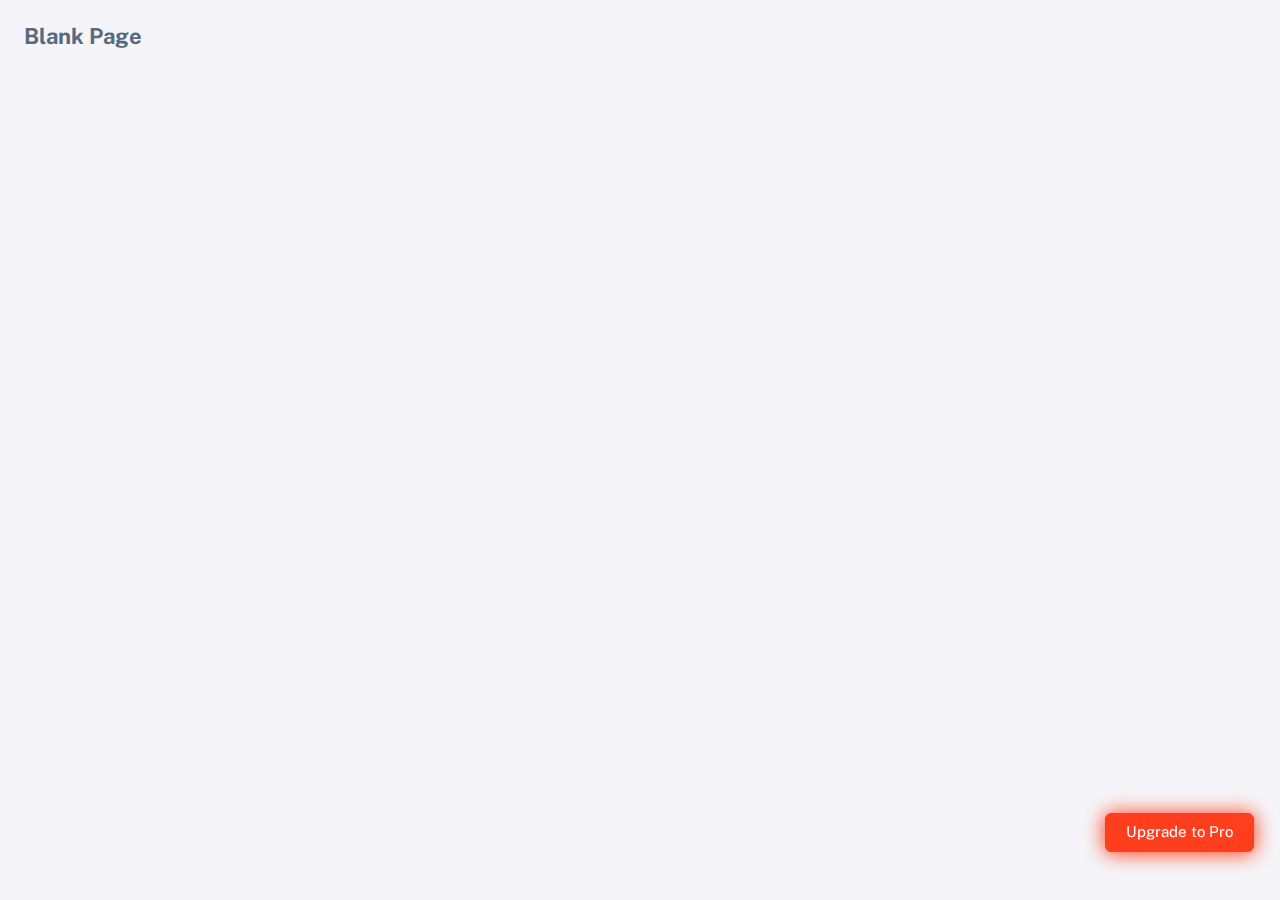
<file: layouts-blank.html>
<!DOCTYPE html>

<!-- =========================================================
* Sneat - Bootstrap 5 HTML Admin Template - Pro | v1.0.0
==============================================================

* Product Page: https://themeselection.com/products/sneat-bootstrap-html-admin-template/
* Created by: ThemeSelection
* License: You must have a valid license purchased in order to legally use the theme for your project.
* Copyright ThemeSelection (https://themeselection.com)

=========================================================
 -->
<!-- beautify ignore:start -->
<html
  lang="en"
  class="light-style"
  dir="ltr"
  data-theme="theme-default"
  data-assets-path="../assets/"
  data-template="vertical-menu-template-free"
>
  <head>
    <meta charset="utf-8" />
    <meta
      name="viewport"
      content="width=device-width, initial-scale=1.0, user-scalable=no, minimum-scale=1.0, maximum-scale=1.0"
    />

    <title>Blank layout - Layouts | Sneat - Bootstrap 5 HTML Admin Template - Pro</title>

    <meta name="description" content="" />

    <!-- Favicon -->
    <link rel="icon" type="image/x-icon" href="../assets/img/favicon/favicon.ico" />

    <!-- Fonts -->
    <link rel="preconnect" href="https://fonts.googleapis.com" />
    <link rel="preconnect" href="https://fonts.gstatic.com" crossorigin />
    <link
      href="https://fonts.googleapis.com/css2?family=Public+Sans:ital,wght@0,300;0,400;0,500;0,600;0,700;1,300;1,400;1,500;1,600;1,700&display=swap"
      rel="stylesheet"
    />

    <!-- Icons. Uncomment required icon fonts -->
    <link rel="stylesheet" href="../assets/vendor/fonts/boxicons.css" />

    <!-- Core CSS -->
    <link rel="stylesheet" href="../assets/vendor/css/core.css" class="template-customizer-core-css" />
    <link rel="stylesheet" href="../assets/vendor/css/theme-default.css" class="template-customizer-theme-css" />
    <link rel="stylesheet" href="../assets/css/demo.css" />

    <!-- Vendors CSS -->
    <link rel="stylesheet" href="../assets/vendor/libs/perfect-scrollbar/perfect-scrollbar.css" />

    <!-- Page CSS -->

    <!-- Helpers -->
    <script src="../assets/vendor/js/helpers.js"></script>

    <!--! Template customizer & Theme config files MUST be included after core stylesheets and helpers.js in the <head> section -->
    <!--? Config:  Mandatory theme config file contain global vars & default theme options, Set your preferred theme option in this file.  -->
    <script src="../assets/js/config.js"></script>
  </head>

  <body>
    <!-- Content -->

    <h4 class="fw-bold p-4">Blank Page</h4>

    <!-- / Content -->

    <div class="buy-now">
      <a
        href="https://themeselection.com/products/sneat-bootstrap-html-admin-template/"
        target="_blank"
        class="btn btn-danger btn-buy-now"
        >Upgrade to Pro</a
      >
    </div>

    <!-- Core JS -->
    <!-- build:js assets/vendor/js/core.js -->
    <script src="../assets/vendor/libs/jquery/jquery.js"></script>
    <script src="../assets/vendor/libs/popper/popper.js"></script>
    <script src="../assets/vendor/js/bootstrap.js"></script>
    <script src="../assets/vendor/libs/perfect-scrollbar/perfect-scrollbar.js"></script>

    <script src="../assets/vendor/js/menu.js"></script>
    <!-- endbuild -->

    <!-- Vendors JS -->

    <!-- Main JS -->
    <script src="../assets/js/main.js"></script>

    <!-- Page JS -->

    <!-- Place this tag in your head or just before your close body tag. -->
    <script async defer src="https://buttons.github.io/buttons.js"></script>
  </body>
</html>
</file>
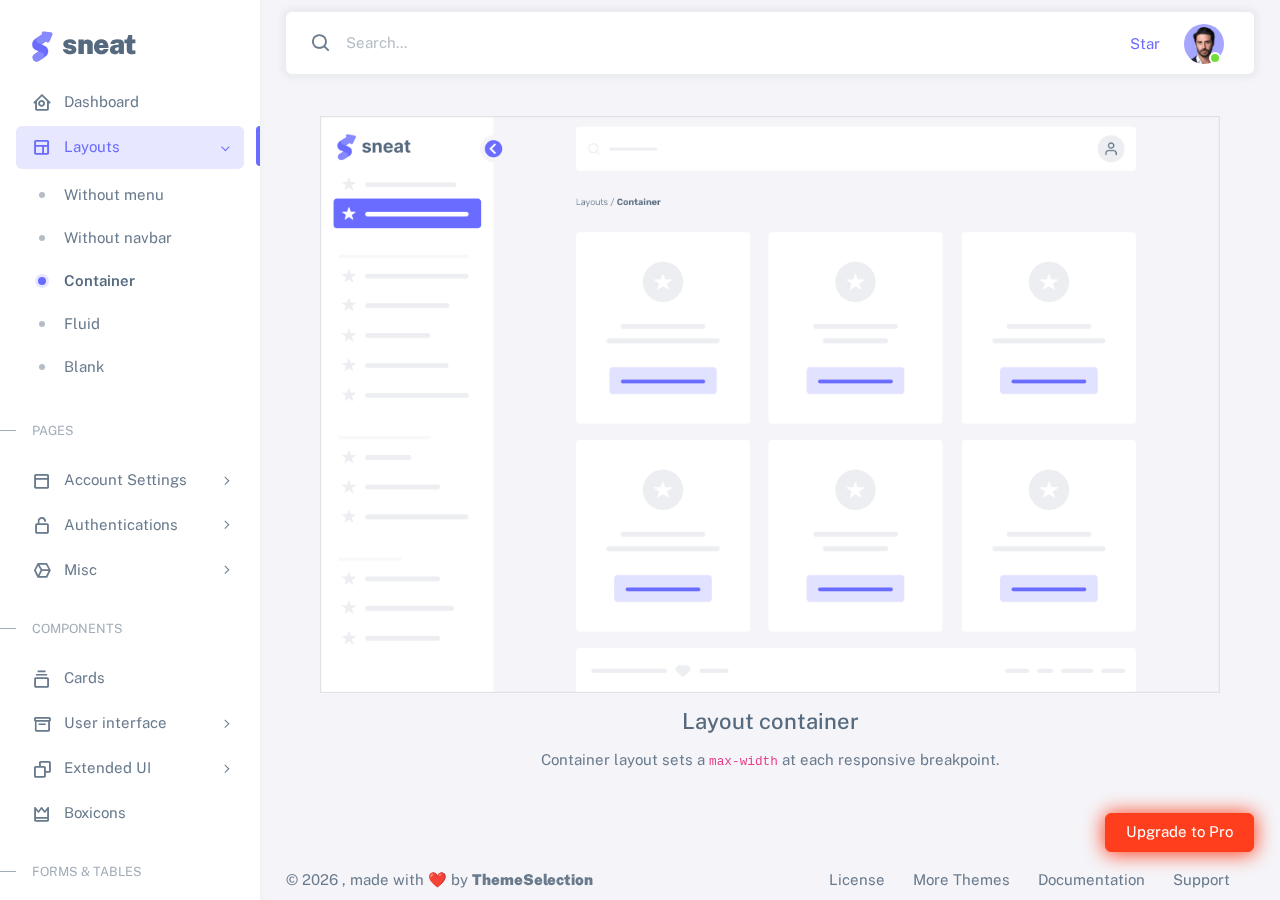
<file: layouts-container.html>
<!DOCTYPE html>

<!-- =========================================================
* Sneat - Bootstrap 5 HTML Admin Template - Pro | v1.0.0
==============================================================

* Product Page: https://themeselection.com/products/sneat-bootstrap-html-admin-template/
* Created by: ThemeSelection
* License: You must have a valid license purchased in order to legally use the theme for your project.
* Copyright ThemeSelection (https://themeselection.com)

=========================================================
 -->
<!-- beautify ignore:start -->
<html
  lang="en"
  class="light-style layout-menu-fixed"
  dir="ltr"
  data-theme="theme-default"
  data-assets-path="../assets/"
  data-template="vertical-menu-template-free"
>
  <head>
    <meta charset="utf-8" />
    <meta
      name="viewport"
      content="width=device-width, initial-scale=1.0, user-scalable=no, minimum-scale=1.0, maximum-scale=1.0"
    />

    <title>Container - Layouts | Sneat - Bootstrap 5 HTML Admin Template - Pro</title>

    <meta name="description" content="" />

    <!-- Favicon -->
    <link rel="icon" type="image/x-icon" href="../assets/img/favicon/favicon.ico" />

    <!-- Fonts -->
    <link rel="preconnect" href="https://fonts.googleapis.com" />
    <link rel="preconnect" href="https://fonts.gstatic.com" crossorigin />
    <link
      href="https://fonts.googleapis.com/css2?family=Public+Sans:ital,wght@0,300;0,400;0,500;0,600;0,700;1,300;1,400;1,500;1,600;1,700&display=swap"
      rel="stylesheet"
    />

    <!-- Icons. Uncomment required icon fonts -->
    <link rel="stylesheet" href="../assets/vendor/fonts/boxicons.css" />

    <!-- Core CSS -->
    <link rel="stylesheet" href="../assets/vendor/css/core.css" class="template-customizer-core-css" />
    <link rel="stylesheet" href="../assets/vendor/css/theme-default.css" class="template-customizer-theme-css" />
    <link rel="stylesheet" href="../assets/css/demo.css" />

    <!-- Vendors CSS -->
    <link rel="stylesheet" href="../assets/vendor/libs/perfect-scrollbar/perfect-scrollbar.css" />

    <!-- Page CSS -->

    <!-- Helpers -->
    <script src="../assets/vendor/js/helpers.js"></script>

    <!--! Template customizer & Theme config files MUST be included after core stylesheets and helpers.js in the <head> section -->
    <!--? Config:  Mandatory theme config file contain global vars & default theme options, Set your preferred theme option in this file.  -->
    <script src="../assets/js/config.js"></script>
  </head>

  <body>
    <!-- Layout wrapper -->
    <div class="layout-wrapper layout-content-navbar">
      <div class="layout-container">
        <!-- Menu -->

        <aside id="layout-menu" class="layout-menu menu-vertical menu bg-menu-theme">
          <div class="app-brand demo">
            <a href="index.html" class="app-brand-link">
              <span class="app-brand-logo demo">
                <svg
                  width="25"
                  viewBox="0 0 25 42"
                  version="1.1"
                  xmlns="http://www.w3.org/2000/svg"
                  xmlns:xlink="http://www.w3.org/1999/xlink"
                >
                  <defs>
                    <path
                      d="M13.7918663,0.358365126 L3.39788168,7.44174259 C0.566865006,9.69408886 -0.379795268,12.4788597 0.557900856,15.7960551 C0.68998853,16.2305145 1.09562888,17.7872135 3.12357076,19.2293357 C3.8146334,19.7207684 5.32369333,20.3834223 7.65075054,21.2172976 L7.59773219,21.2525164 L2.63468769,24.5493413 C0.445452254,26.3002124 0.0884951797,28.5083815 1.56381646,31.1738486 C2.83770406,32.8170431 5.20850219,33.2640127 7.09180128,32.5391577 C8.347334,32.0559211 11.4559176,30.0011079 16.4175519,26.3747182 C18.0338572,24.4997857 18.6973423,22.4544883 18.4080071,20.2388261 C17.963753,17.5346866 16.1776345,15.5799961 13.0496516,14.3747546 L10.9194936,13.4715819 L18.6192054,7.984237 L13.7918663,0.358365126 Z"
                      id="path-1"
                    ></path>
                    <path
                      d="M5.47320593,6.00457225 C4.05321814,8.216144 4.36334763,10.0722806 6.40359441,11.5729822 C8.61520715,12.571656 10.0999176,13.2171421 10.8577257,13.5094407 L15.5088241,14.433041 L18.6192054,7.984237 C15.5364148,3.11535317 13.9273018,0.573395879 13.7918663,0.358365126 C13.5790555,0.511491653 10.8061687,2.3935607 5.47320593,6.00457225 Z"
                      id="path-3"
                    ></path>
                    <path
                      d="M7.50063644,21.2294429 L12.3234468,23.3159332 C14.1688022,24.7579751 14.397098,26.4880487 13.008334,28.506154 C11.6195701,30.5242593 10.3099883,31.790241 9.07958868,32.3040991 C5.78142938,33.4346997 4.13234973,34 4.13234973,34 C4.13234973,34 2.75489982,33.0538207 2.37032616e-14,31.1614621 C-0.55822714,27.8186216 -0.55822714,26.0572515 -4.05231404e-15,25.8773518 C0.83734071,25.6075023 2.77988457,22.8248993 3.3049379,22.52991 C3.65497346,22.3332504 5.05353963,21.8997614 7.50063644,21.2294429 Z"
                      id="path-4"
                    ></path>
                    <path
                      d="M20.6,7.13333333 L25.6,13.8 C26.2627417,14.6836556 26.0836556,15.9372583 25.2,16.6 C24.8538077,16.8596443 24.4327404,17 24,17 L14,17 C12.8954305,17 12,16.1045695 12,15 C12,14.5672596 12.1403557,14.1461923 12.4,13.8 L17.4,7.13333333 C18.0627417,6.24967773 19.3163444,6.07059163 20.2,6.73333333 C20.3516113,6.84704183 20.4862915,6.981722 20.6,7.13333333 Z"
                      id="path-5"
                    ></path>
                  </defs>
                  <g id="g-app-brand" stroke="none" stroke-width="1" fill="none" fill-rule="evenodd">
                    <g id="Brand-Logo" transform="translate(-27.000000, -15.000000)">
                      <g id="Icon" transform="translate(27.000000, 15.000000)">
                        <g id="Mask" transform="translate(0.000000, 8.000000)">
                          <mask id="mask-2" fill="white">
                            <use xlink:href="#path-1"></use>
                          </mask>
                          <use fill="#696cff" xlink:href="#path-1"></use>
                          <g id="Path-3" mask="url(#mask-2)">
                            <use fill="#696cff" xlink:href="#path-3"></use>
                            <use fill-opacity="0.2" fill="#FFFFFF" xlink:href="#path-3"></use>
                          </g>
                          <g id="Path-4" mask="url(#mask-2)">
                            <use fill="#696cff" xlink:href="#path-4"></use>
                            <use fill-opacity="0.2" fill="#FFFFFF" xlink:href="#path-4"></use>
                          </g>
                        </g>
                        <g
                          id="Triangle"
                          transform="translate(19.000000, 11.000000) rotate(-300.000000) translate(-19.000000, -11.000000) "
                        >
                          <use fill="#696cff" xlink:href="#path-5"></use>
                          <use fill-opacity="0.2" fill="#FFFFFF" xlink:href="#path-5"></use>
                        </g>
                      </g>
                    </g>
                  </g>
                </svg>
              </span>
              <span class="app-brand-text demo menu-text fw-bolder ms-2">Sneat</span>
            </a>

            <a href="javascript:void(0);" class="layout-menu-toggle menu-link text-large ms-auto d-block d-xl-none">
              <i class="bx bx-chevron-left bx-sm align-middle"></i>
            </a>
          </div>

          <div class="menu-inner-shadow"></div>

          <ul class="menu-inner py-1">
            <!-- Dashboard -->
            <li class="menu-item">
              <a href="index.html" class="menu-link">
                <i class="menu-icon tf-icons bx bx-home-circle"></i>
                <div data-i18n="Analytics">Dashboard</div>
              </a>
            </li>

            <!-- Layouts -->
            <li class="menu-item active open">
              <a href="javascript:void(0);" class="menu-link menu-toggle">
                <i class="menu-icon tf-icons bx bx-layout"></i>
                <div data-i18n="Layouts">Layouts</div>
              </a>

              <ul class="menu-sub">
                <li class="menu-item">
                  <a href="layouts-without-menu.html" class="menu-link">
                    <div data-i18n="Without menu">Without menu</div>
                  </a>
                </li>
                <li class="menu-item">
                  <a href="layouts-without-navbar.html" class="menu-link">
                    <div data-i18n="Without navbar">Without navbar</div>
                  </a>
                </li>
                <li class="menu-item active">
                  <a href="layouts-container.html" class="menu-link">
                    <div data-i18n="Container">Container</div>
                  </a>
                </li>
                <li class="menu-item">
                  <a href="layouts-fluid.html" class="menu-link">
                    <div data-i18n="Fluid">Fluid</div>
                  </a>
                </li>
                <li class="menu-item">
                  <a href="layouts-blank.html" class="menu-link">
                    <div data-i18n="Blank">Blank</div>
                  </a>
                </li>
              </ul>
            </li>

            <li class="menu-header small text-uppercase">
              <span class="menu-header-text">Pages</span>
            </li>
            <li class="menu-item">
              <a href="javascript:void(0);" class="menu-link menu-toggle">
                <i class="menu-icon tf-icons bx bx-dock-top"></i>
                <div data-i18n="Account Settings">Account Settings</div>
              </a>
              <ul class="menu-sub">
                <li class="menu-item">
                  <a href="pages-account-settings-account.html" class="menu-link">
                    <div data-i18n="Account">Account</div>
                  </a>
                </li>
                <li class="menu-item">
                  <a href="pages-account-settings-notifications.html" class="menu-link">
                    <div data-i18n="Notifications">Notifications</div>
                  </a>
                </li>
                <li class="menu-item">
                  <a href="pages-account-settings-connections.html" class="menu-link">
                    <div data-i18n="Connections">Connections</div>
                  </a>
                </li>
              </ul>
            </li>
            <li class="menu-item">
              <a href="javascript:void(0);" class="menu-link menu-toggle">
                <i class="menu-icon tf-icons bx bx-lock-open-alt"></i>
                <div data-i18n="Authentications">Authentications</div>
              </a>
              <ul class="menu-sub">
                <li class="menu-item">
                  <a href="auth-login-basic.html" class="menu-link" target="_blank">
                    <div data-i18n="Basic">Login</div>
                  </a>
                </li>
                <li class="menu-item">
                  <a href="auth-register-basic.html" class="menu-link" target="_blank">
                    <div data-i18n="Basic">Register</div>
                  </a>
                </li>
                <li class="menu-item">
                  <a href="auth-forgot-password-basic.html" class="menu-link" target="_blank">
                    <div data-i18n="Basic">Forgot Password</div>
                  </a>
                </li>
              </ul>
            </li>
            <li class="menu-item">
              <a href="javascript:void(0);" class="menu-link menu-toggle">
                <i class="menu-icon tf-icons bx bx-cube-alt"></i>
                <div data-i18n="Misc">Misc</div>
              </a>
              <ul class="menu-sub">
                <li class="menu-item">
                  <a href="pages-misc-error.html" class="menu-link">
                    <div data-i18n="Error">Error</div>
                  </a>
                </li>
                <li class="menu-item">
                  <a href="pages-misc-under-maintenance.html" class="menu-link">
                    <div data-i18n="Under Maintenance">Under Maintenance</div>
                  </a>
                </li>
              </ul>
            </li>
            <!-- Components -->
            <li class="menu-header small text-uppercase"><span class="menu-header-text">Components</span></li>
            <!-- Cards -->
            <li class="menu-item">
              <a href="cards-basic.html" class="menu-link">
                <i class="menu-icon tf-icons bx bx-collection"></i>
                <div data-i18n="Basic">Cards</div>
              </a>
            </li>
            <!-- User interface -->
            <li class="menu-item">
              <a href="javascript:void(0)" class="menu-link menu-toggle">
                <i class="menu-icon tf-icons bx bx-box"></i>
                <div data-i18n="User interface">User interface</div>
              </a>
              <ul class="menu-sub">
                <li class="menu-item">
                  <a href="ui-accordion.html" class="menu-link">
                    <div data-i18n="Accordion">Accordion</div>
                  </a>
                </li>
                <li class="menu-item">
                  <a href="ui-alerts.html" class="menu-link">
                    <div data-i18n="Alerts">Alerts</div>
                  </a>
                </li>
                <li class="menu-item">
                  <a href="ui-badges.html" class="menu-link">
                    <div data-i18n="Badges">Badges</div>
                  </a>
                </li>
                <li class="menu-item">
                  <a href="ui-buttons.html" class="menu-link">
                    <div data-i18n="Buttons">Buttons</div>
                  </a>
                </li>
                <li class="menu-item">
                  <a href="ui-carousel.html" class="menu-link">
                    <div data-i18n="Carousel">Carousel</div>
                  </a>
                </li>
                <li class="menu-item">
                  <a href="ui-collapse.html" class="menu-link">
                    <div data-i18n="Collapse">Collapse</div>
                  </a>
                </li>
                <li class="menu-item">
                  <a href="ui-dropdowns.html" class="menu-link">
                    <div data-i18n="Dropdowns">Dropdowns</div>
                  </a>
                </li>
                <li class="menu-item">
                  <a href="ui-footer.html" class="menu-link">
                    <div data-i18n="Footer">Footer</div>
                  </a>
                </li>
                <li class="menu-item">
                  <a href="ui-list-groups.html" class="menu-link">
                    <div data-i18n="List Groups">List groups</div>
                  </a>
                </li>
                <li class="menu-item">
                  <a href="ui-modals.html" class="menu-link">
                    <div data-i18n="Modals">Modals</div>
                  </a>
                </li>
                <li class="menu-item">
                  <a href="ui-navbar.html" class="menu-link">
                    <div data-i18n="Navbar">Navbar</div>
                  </a>
                </li>
                <li class="menu-item">
                  <a href="ui-offcanvas.html" class="menu-link">
                    <div data-i18n="Offcanvas">Offcanvas</div>
                  </a>
                </li>
                <li class="menu-item">
                  <a href="ui-pagination-breadcrumbs.html" class="menu-link">
                    <div data-i18n="Pagination &amp; Breadcrumbs">Pagination &amp; Breadcrumbs</div>
                  </a>
                </li>
                <li class="menu-item">
                  <a href="ui-progress.html" class="menu-link">
                    <div data-i18n="Progress">Progress</div>
                  </a>
                </li>
                <li class="menu-item">
                  <a href="ui-spinners.html" class="menu-link">
                    <div data-i18n="Spinners">Spinners</div>
                  </a>
                </li>
                <li class="menu-item">
                  <a href="ui-tabs-pills.html" class="menu-link">
                    <div data-i18n="Tabs &amp; Pills">Tabs &amp; Pills</div>
                  </a>
                </li>
                <li class="menu-item">
                  <a href="ui-toasts.html" class="menu-link">
                    <div data-i18n="Toasts">Toasts</div>
                  </a>
                </li>
                <li class="menu-item">
                  <a href="ui-tooltips-popovers.html" class="menu-link">
                    <div data-i18n="Tooltips & Popovers">Tooltips &amp; popovers</div>
                  </a>
                </li>
                <li class="menu-item">
                  <a href="ui-typography.html" class="menu-link">
                    <div data-i18n="Typography">Typography</div>
                  </a>
                </li>
              </ul>
            </li>

            <!-- Extended components -->
            <li class="menu-item">
              <a href="javascript:void(0)" class="menu-link menu-toggle">
                <i class="menu-icon tf-icons bx bx-copy"></i>
                <div data-i18n="Extended UI">Extended UI</div>
              </a>
              <ul class="menu-sub">
                <li class="menu-item">
                  <a href="extended-ui-perfect-scrollbar.html" class="menu-link">
                    <div data-i18n="Perfect Scrollbar">Perfect scrollbar</div>
                  </a>
                </li>
                <li class="menu-item">
                  <a href="extended-ui-text-divider.html" class="menu-link">
                    <div data-i18n="Text Divider">Text Divider</div>
                  </a>
                </li>
              </ul>
            </li>

            <li class="menu-item">
              <a href="icons-boxicons.html" class="menu-link">
                <i class="menu-icon tf-icons bx bx-crown"></i>
                <div data-i18n="Boxicons">Boxicons</div>
              </a>
            </li>

            <!-- Forms & Tables -->
            <li class="menu-header small text-uppercase"><span class="menu-header-text">Forms &amp; Tables</span></li>
            <!-- Forms -->
            <li class="menu-item">
              <a href="javascript:void(0);" class="menu-link menu-toggle">
                <i class="menu-icon tf-icons bx bx-detail"></i>
                <div data-i18n="Form Elements">Form Elements</div>
              </a>
              <ul class="menu-sub">
                <li class="menu-item">
                  <a href="forms-basic-inputs.html" class="menu-link">
                    <div data-i18n="Basic Inputs">Basic Inputs</div>
                  </a>
                </li>
                <li class="menu-item">
                  <a href="forms-input-groups.html" class="menu-link">
                    <div data-i18n="Input groups">Input groups</div>
                  </a>
                </li>
              </ul>
            </li>
            <li class="menu-item">
              <a href="javascript:void(0);" class="menu-link menu-toggle">
                <i class="menu-icon tf-icons bx bx-detail"></i>
                <div data-i18n="Form Layouts">Form Layouts</div>
              </a>
              <ul class="menu-sub">
                <li class="menu-item">
                  <a href="form-layouts-vertical.html" class="menu-link">
                    <div data-i18n="Vertical Form">Vertical Form</div>
                  </a>
                </li>
                <li class="menu-item">
                  <a href="form-layouts-horizontal.html" class="menu-link">
                    <div data-i18n="Horizontal Form">Horizontal Form</div>
                  </a>
                </li>
              </ul>
            </li>
            <!-- Tables -->
            <li class="menu-item">
              <a href="tables-basic.html" class="menu-link">
                <i class="menu-icon tf-icons bx bx-table"></i>
                <div data-i18n="Tables">Tables</div>
              </a>
            </li>
            <!-- Misc -->
            <li class="menu-header small text-uppercase"><span class="menu-header-text">Misc</span></li>
            <li class="menu-item">
              <a
                href="https://github.com/themeselection/sneat-html-admin-template-free/issues"
                target="_blank"
                class="menu-link"
              >
                <i class="menu-icon tf-icons bx bx-support"></i>
                <div data-i18n="Support">Support</div>
              </a>
            </li>
            <li class="menu-item">
              <a
                href="https://themeselection.com/demo/sneat-bootstrap-html-admin-template/documentation/"
                target="_blank"
                class="menu-link"
              >
                <i class="menu-icon tf-icons bx bx-file"></i>
                <div data-i18n="Documentation">Documentation</div>
              </a>
            </li>
          </ul>
        </aside>
        <!-- / Menu -->

        <!-- Layout container -->
        <div class="layout-page">
          <!-- Navbar -->

          <nav
            class="layout-navbar container-xxl navbar navbar-expand-xl navbar-detached align-items-center bg-navbar-theme"
            id="layout-navbar"
          >
            <div class="layout-menu-toggle navbar-nav align-items-xl-center me-3 me-xl-0 d-xl-none">
              <a class="nav-item nav-link px-0 me-xl-4" href="javascript:void(0)">
                <i class="bx bx-menu bx-sm"></i>
              </a>
            </div>

            <div class="navbar-nav-right d-flex align-items-center" id="navbar-collapse">
              <!-- Search -->
              <div class="navbar-nav align-items-center">
                <div class="nav-item d-flex align-items-center">
                  <i class="bx bx-search fs-4 lh-0"></i>
                  <input
                    type="text"
                    class="form-control border-0 shadow-none"
                    placeholder="Search..."
                    aria-label="Search..."
                  />
                </div>
              </div>
              <!-- /Search -->

              <ul class="navbar-nav flex-row align-items-center ms-auto">
                <!-- Place this tag where you want the button to render. -->
                <li class="nav-item lh-1 me-3">
                  <a
                    class="github-button"
                    href="https://github.com/themeselection/sneat-html-admin-template-free"
                    data-icon="octicon-star"
                    data-size="large"
                    data-show-count="true"
                    aria-label="Star themeselection/sneat-html-admin-template-free on GitHub"
                    >Star</a
                  >
                </li>

                <!-- User -->
                <li class="nav-item navbar-dropdown dropdown-user dropdown">
                  <a class="nav-link dropdown-toggle hide-arrow" href="javascript:void(0);" data-bs-toggle="dropdown">
                    <div class="avatar avatar-online">
                      <img src="../assets/img/avatars/1.png" alt class="w-px-40 h-auto rounded-circle" />
                    </div>
                  </a>
                  <ul class="dropdown-menu dropdown-menu-end">
                    <li>
                      <a class="dropdown-item" href="#">
                        <div class="d-flex">
                          <div class="flex-shrink-0 me-3">
                            <div class="avatar avatar-online">
                              <img src="../assets/img/avatars/1.png" alt class="w-px-40 h-auto rounded-circle" />
                            </div>
                          </div>
                          <div class="flex-grow-1">
                            <span class="fw-semibold d-block">John Doe</span>
                            <small class="text-muted">Admin</small>
                          </div>
                        </div>
                      </a>
                    </li>
                    <li>
                      <div class="dropdown-divider"></div>
                    </li>
                    <li>
                      <a class="dropdown-item" href="#">
                        <i class="bx bx-user me-2"></i>
                        <span class="align-middle">My Profile</span>
                      </a>
                    </li>
                    <li>
                      <a class="dropdown-item" href="#">
                        <i class="bx bx-cog me-2"></i>
                        <span class="align-middle">Settings</span>
                      </a>
                    </li>
                    <li>
                      <a class="dropdown-item" href="#">
                        <span class="d-flex align-items-center align-middle">
                          <i class="flex-shrink-0 bx bx-credit-card me-2"></i>
                          <span class="flex-grow-1 align-middle">Billing</span>
                          <span class="flex-shrink-0 badge badge-center rounded-pill bg-danger w-px-20 h-px-20">4</span>
                        </span>
                      </a>
                    </li>
                    <li>
                      <div class="dropdown-divider"></div>
                    </li>
                    <li>
                      <a class="dropdown-item" href="auth-login-basic.html">
                        <i class="bx bx-power-off me-2"></i>
                        <span class="align-middle">Log Out</span>
                      </a>
                    </li>
                  </ul>
                </li>
                <!--/ User -->
              </ul>
            </div>
          </nav>

          <!-- / Navbar -->

          <!-- Content wrapper -->
          <div class="content-wrapper">
            <!-- Content -->

            <div class="container-xxl flex-grow-1 container-p-y">
              <!-- Layout Demo -->
              <div class="layout-demo-wrapper">
                <div class="layout-demo-placeholder">
                  <img
                    src="../assets/img/layouts/layout-container-light.png"
                    class="img-fluid"
                    alt="Layout container"
                    data-app-light-img="layouts/layout-container-light.png"
                    data-app-dark-img="layouts/layout-container-dark.png"
                  />
                </div>
                <div class="layout-demo-info">
                  <h4>Layout container</h4>
                  <p>Container layout sets a <code>max-width</code> at each responsive breakpoint.</p>
                </div>
              </div>
              <!--/ Layout Demo -->
            </div>
            <!-- / Content -->

            <!-- Footer -->
            <footer class="content-footer footer bg-footer-theme">
              <div class="container-xxl d-flex flex-wrap justify-content-between py-2 flex-md-row flex-column">
                <div class="mb-2 mb-md-0">
                  ©
                  <script>
                    document.write(new Date().getFullYear());
                  </script>
                  , made with ❤️ by
                  <a href="https://themeselection.com" target="_blank" class="footer-link fw-bolder">ThemeSelection</a>
                </div>
                <div>
                  <a href="https://themeselection.com/license/" class="footer-link me-4" target="_blank">License</a>
                  <a href="https://themeselection.com/" target="_blank" class="footer-link me-4">More Themes</a>

                  <a
                    href="https://themeselection.com/demo/sneat-bootstrap-html-admin-template/documentation/"
                    target="_blank"
                    class="footer-link me-4"
                    >Documentation</a
                  >

                  <a
                    href="https://github.com/themeselection/sneat-html-admin-template-free/issues"
                    target="_blank"
                    class="footer-link me-4"
                    >Support</a
                  >
                </div>
              </div>
            </footer>
            <!-- / Footer -->

            <div class="content-backdrop fade"></div>
          </div>
          <!-- Content wrapper -->
        </div>
        <!-- / Layout page -->
      </div>

      <!-- Overlay -->
      <div class="layout-overlay layout-menu-toggle"></div>
    </div>
    <!-- / Layout wrapper -->

    <div class="buy-now">
      <a
        href="https://themeselection.com/products/sneat-bootstrap-html-admin-template/"
        target="_blank"
        class="btn btn-danger btn-buy-now"
        >Upgrade to Pro</a
      >
    </div>

    <!-- Core JS -->
    <!-- build:js assets/vendor/js/core.js -->
    <script src="../assets/vendor/libs/jquery/jquery.js"></script>
    <script src="../assets/vendor/libs/popper/popper.js"></script>
    <script src="../assets/vendor/js/bootstrap.js"></script>
    <script src="../assets/vendor/libs/perfect-scrollbar/perfect-scrollbar.js"></script>

    <script src="../assets/vendor/js/menu.js"></script>
    <!-- endbuild -->

    <!-- Vendors JS -->

    <!-- Main JS -->
    <script src="../assets/js/main.js"></script>

    <!-- Page JS -->

    <!-- Place this tag in your head or just before your close body tag. -->
    <script async defer src="https://buttons.github.io/buttons.js"></script>
  </body>
</html>
</file>
